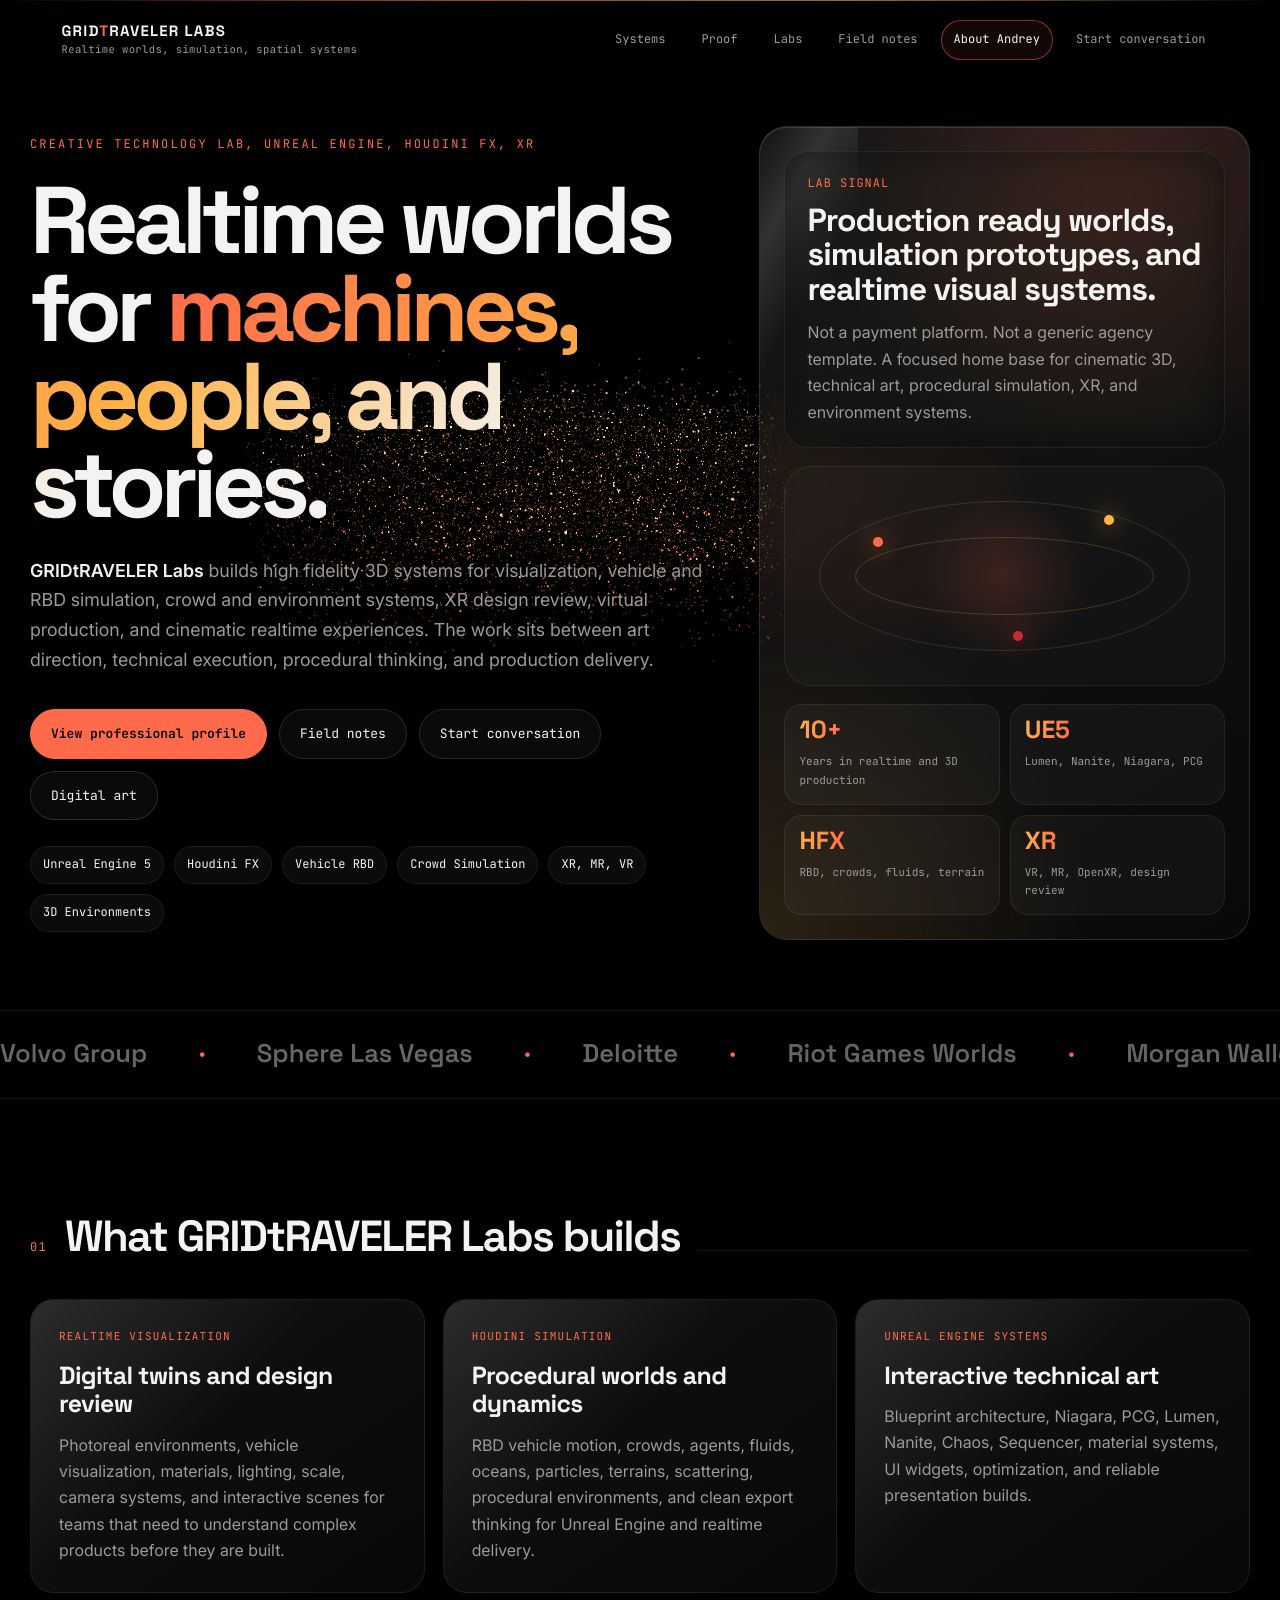
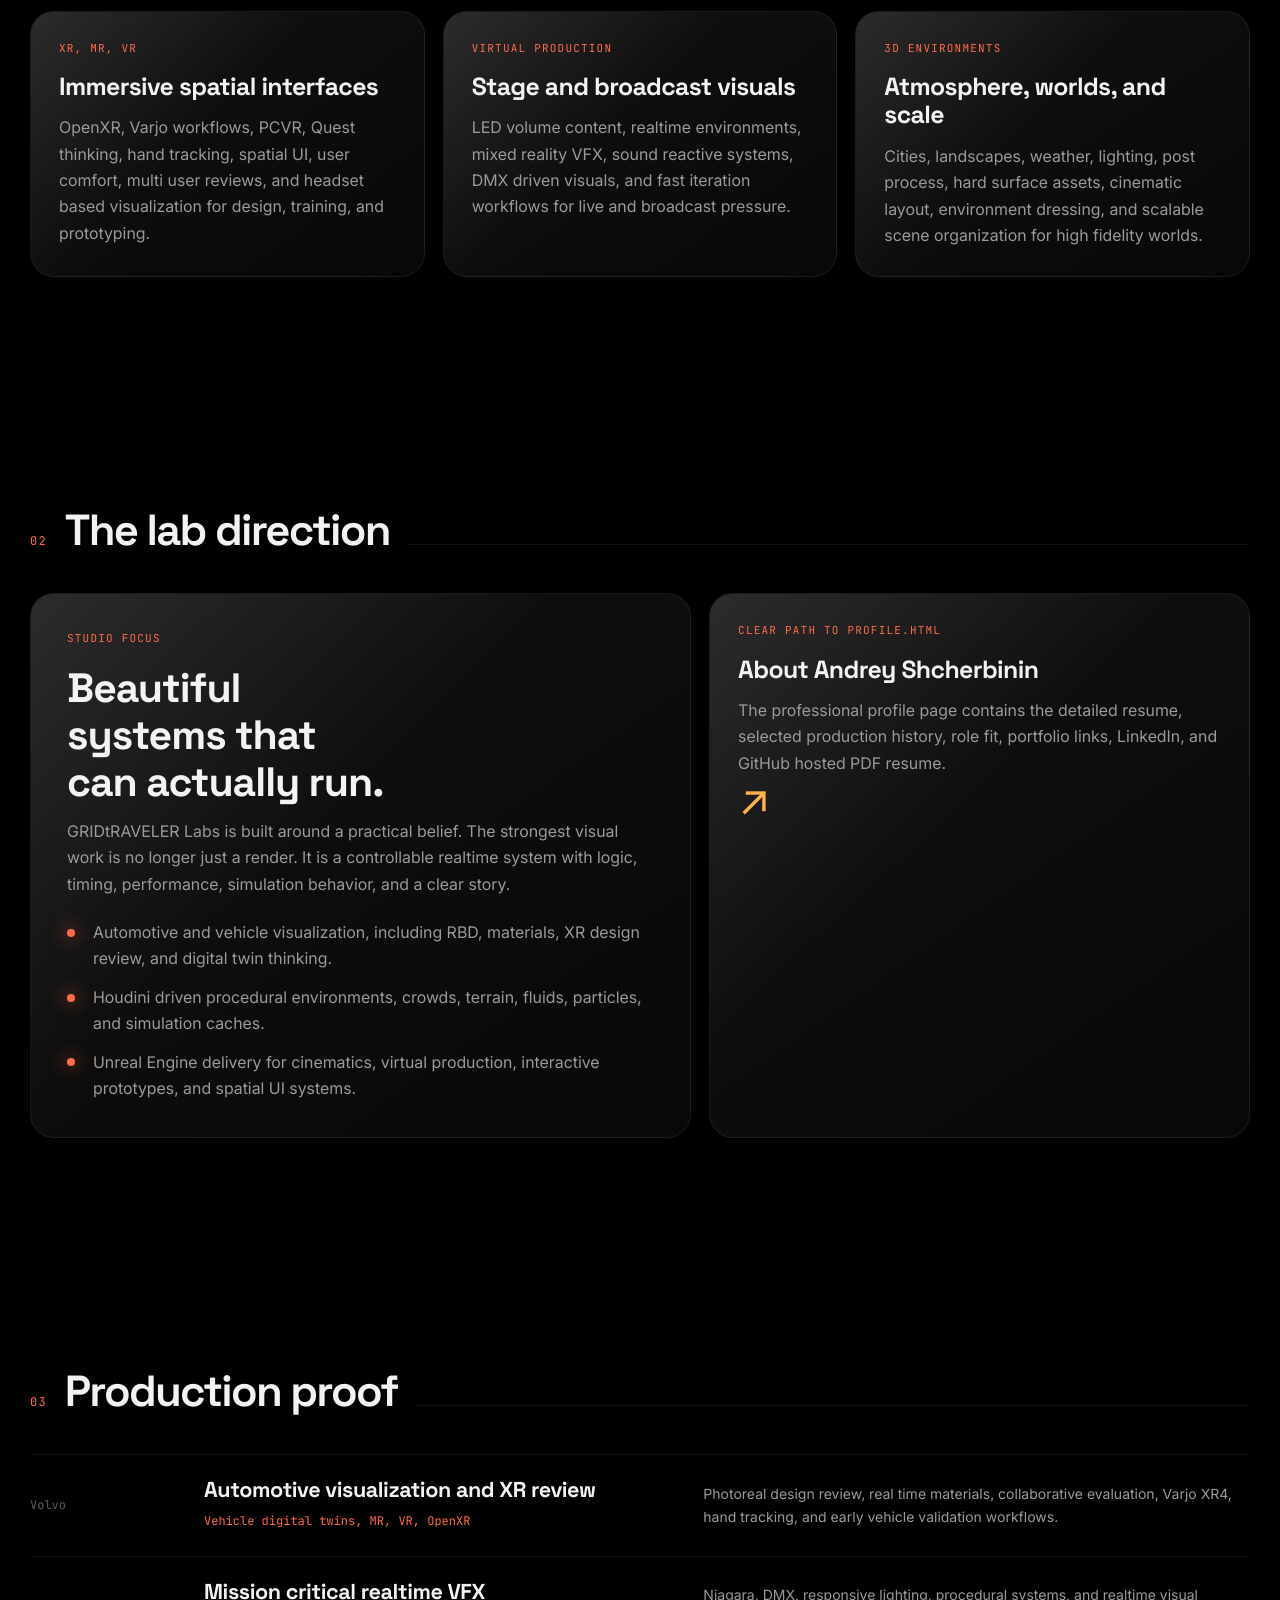
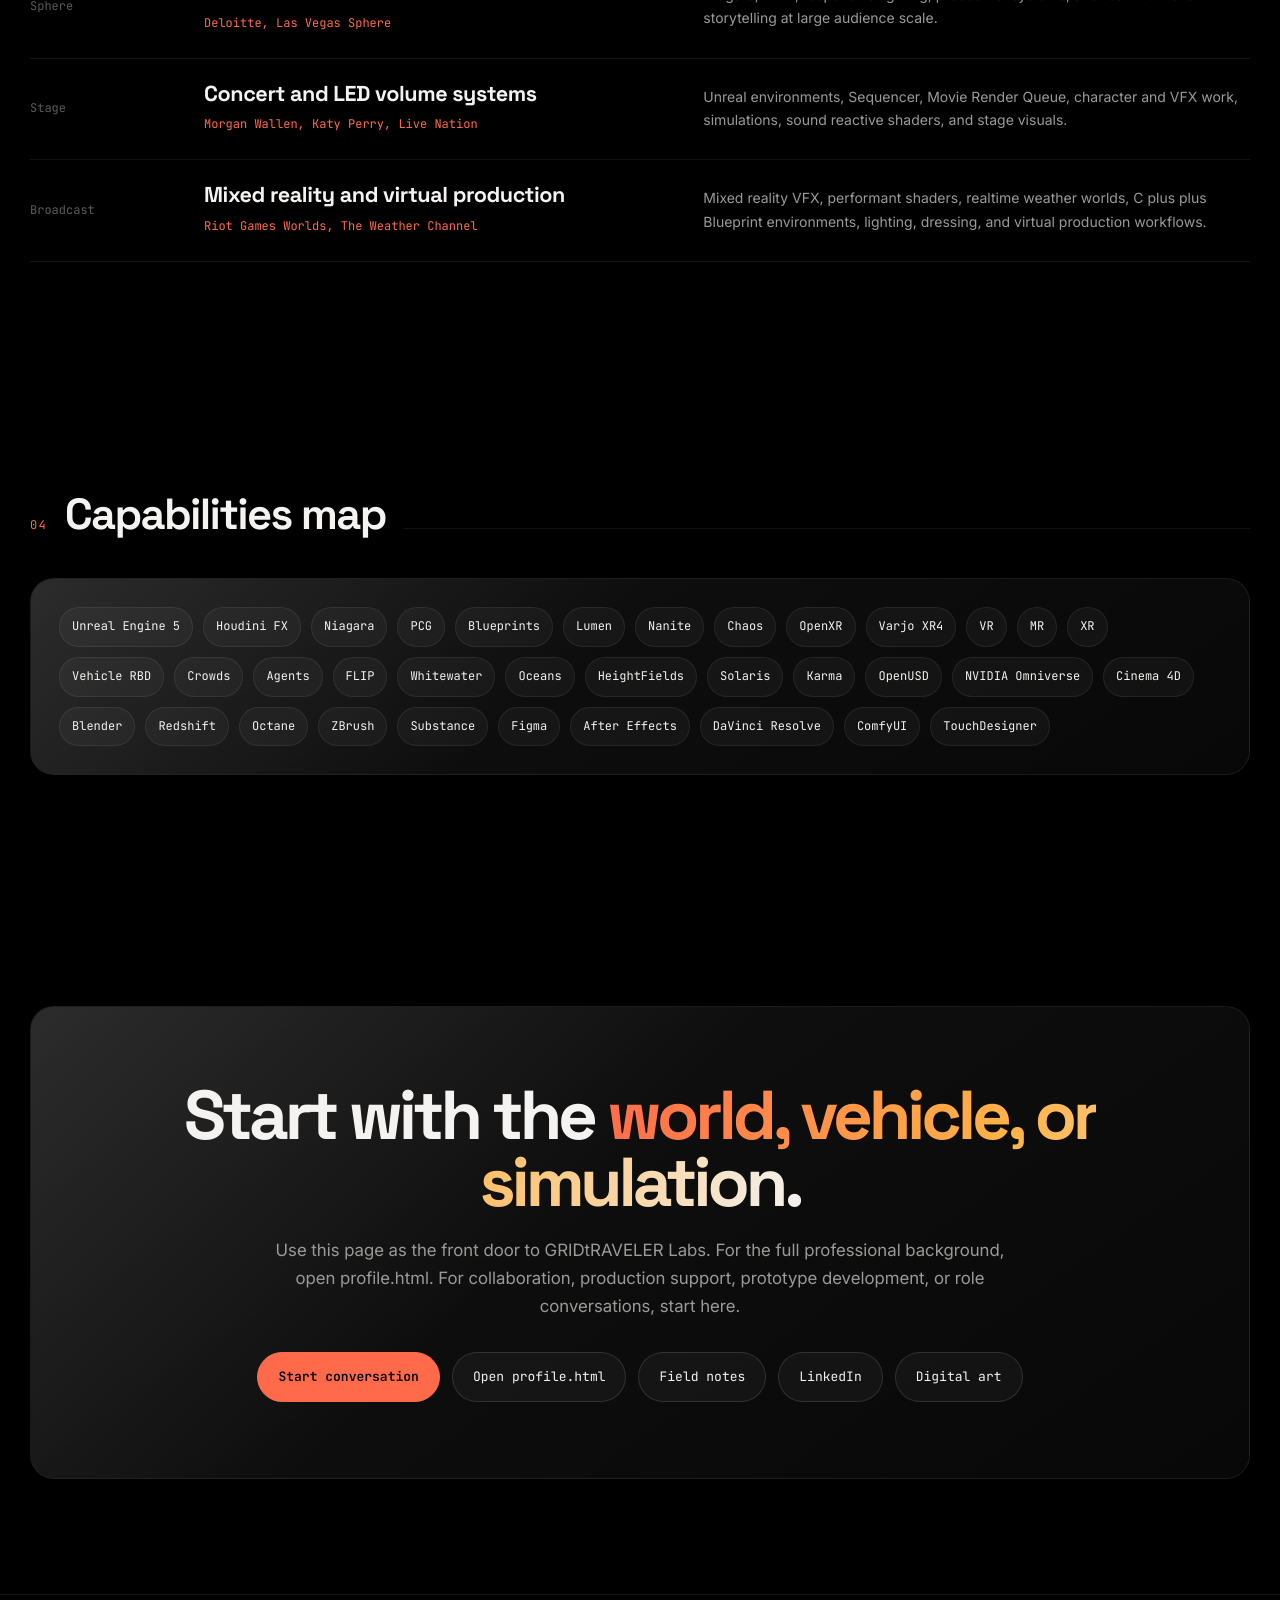
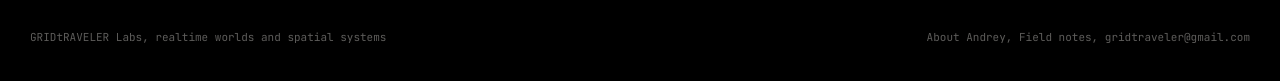
<file: index.html>
<!DOCTYPE html>
<html lang="en">
<head>
<meta charset="UTF-8">
<meta name="viewport" content="width=device-width, initial-scale=1.0">
<title>GRIDtRAVELER Labs, Real Time Worlds, Simulation, XR, Unreal Engine and Houdini</title>
<meta name="description" content="GRIDtRAVELER Labs is a creative technology and realtime visualization lab for Unreal Engine, Houdini FX, XR, virtual production, vehicle simulation, procedural environments, realtime VFX, spatial design systems, and field notes on AI and creativity.">
<meta name="author" content="GRIDtRAVELER Labs, Andrey Shcherbinin">
<meta name="theme-color" content="#FF6B4A">
<meta property="og:title" content="GRIDtRAVELER Labs, Real Time Worlds and Simulation Systems">
<meta property="og:description" content="A creative technology lab for realtime 3D, Unreal Engine, Houdini FX, XR, vehicle simulation, procedural environments, and cinematic systems.">
<meta property="og:type" content="website">
<meta property="og:url" content="https://gridtravelerlabs.com/">
<meta name="twitter:card" content="summary_large_image">
<link rel="preconnect" href="https://fonts.googleapis.com">
<link rel="preconnect" href="https://fonts.gstatic.com" crossorigin>
<link href="https://fonts.googleapis.com/css2?family=Inter:wght@300;400;500;600;700;800&family=Space+Grotesk:wght@400;500;600;700&family=JetBrains+Mono:wght@400;500;600&display=swap" rel="stylesheet">
<script type="application/ld+json">
{
  "@context":"https://schema.org",
  "@type":"Organization",
  "name":"GRIDtRAVELER Labs",
  "url":"https://gridtravelerlabs.com/",
  "founder":{
    "@type":"Person",
    "name":"Andrey Shcherbinin",
    "url":"https://gridtravelerlabs.com/profile.html",
    "sameAs":["https://www.linkedin.com/in/gridtraveler/","https://www.artstation.com/gridtraveler"]
  },
  "description":"Creative technology lab for realtime 3D, Unreal Engine, Houdini FX, XR, simulation systems, virtual production, procedural environments, vehicle visualization, and spatial design.",
  "sameAs":["https://www.linkedin.com/in/gridtraveler/","https://www.artstation.com/gridtraveler","https://github.com/gridtraveler/GRIDtRAVELER_LABS"]
}
</script>
<style>
:root{
  --black:#000000;
  --deep:#0a0a0c;
  --panel:rgba(255,255,255,.06);
  --panel2:rgba(255,255,255,.04);
  --glass:rgba(255,255,255,.06);
  --edge:rgba(255,255,255,.12);
  --edge2:rgba(255,107,74,.45);
  --line:rgba(255,255,255,.07);
  --text:#f4f3f1;
  --muted:#9b9a98;
  --dim:#5d5c5a;
  --coral:#FF6B4A;
  --red:#C42E2E;
  --amber:#FFB347;
  --font:'Inter',system-ui,-apple-system,BlinkMacSystemFont,'Segoe UI',sans-serif;
  --display:'Space Grotesk',var(--font);
  --mono:'JetBrains Mono',ui-monospace,monospace;
  --radius:28px;
}
*{box-sizing:border-box;margin:0;padding:0}
html{scroll-behavior:smooth;background:var(--black)}
body{
  min-height:100vh;
  color:var(--text);
  font-family:var(--font);
  font-size:16px;
  line-height:1.65;
  overflow-x:hidden;
  background:var(--black);
  -webkit-font-smoothing:antialiased;
  text-rendering:geometricPrecision;
}
body::before{
  content:"";
  position:fixed;inset:0;z-index:1;pointer-events:none;
  background:radial-gradient(ellipse at 50% 40%,transparent 30%,rgba(0,0,0,.55) 78%,#000 100%);
}
body::after{
  content:"";
  position:fixed;inset:0;z-index:2;pointer-events:none;opacity:.04;
  background-image:url("data:image/svg+xml,%3Csvg xmlns='http://www.w3.org/2000/svg' width='120' height='120'%3E%3Cfilter id='n'%3E%3CfeTurbulence type='fractalNoise' baseFrequency='0.85' numOctaves='3'/%3E%3C/filter%3E%3Crect width='100%25' height='100%25' filter='url(%23n)'/%3E%3C/svg%3E");
  mix-blend-mode:overlay;
}
a{color:inherit;text-decoration:none}
::selection{background:var(--coral);color:#000}
#fx{position:fixed;inset:0;width:100%;height:100%;z-index:0;pointer-events:none}
.page{position:relative;z-index:3;overflow:hidden}
.noise-bar{position:fixed;left:0;right:0;top:0;height:1px;z-index:80;background:linear-gradient(90deg,transparent,var(--coral),var(--amber),transparent);opacity:.6;animation:scanBar 7s linear infinite}
@keyframes scanBar{0%{top:-1px;opacity:.2}10%{opacity:.7}100%{top:100%;opacity:.05}}
.wrap{width:min(1220px,calc(100% - 40px));margin:0 auto}
nav{
  position:fixed;top:0;left:0;right:0;z-index:70;
  display:flex;align-items:center;justify-content:space-between;gap:22px;
  padding:20px clamp(18px,4.8vw,76px);
  border-bottom:1px solid transparent;
  transition:background .32s ease,border-color .32s ease,backdrop-filter .32s ease;
}
nav.solid{background:rgba(6,6,8,.55);backdrop-filter:blur(18px) saturate(140%);border-color:var(--line)}
.brand{display:flex;flex-direction:column;line-height:1.05}
.brand b{font-family:var(--display);font-size:15px;letter-spacing:.08em;font-weight:700;text-transform:uppercase}
.brand b span{color:var(--coral)}
.brand small{font-family:var(--mono);font-size:10.5px;color:var(--muted);margin-top:6px;letter-spacing:.04em}
.nav-links{display:flex;align-items:center;gap:10px;flex-wrap:wrap;justify-content:flex-end}
.nav-links a{font-family:var(--mono);font-size:12px;color:var(--muted);padding:9px 12px;border-radius:999px;border:1px solid transparent;transition:.25s ease}
.nav-links a:hover{color:var(--text);border-color:var(--edge);background:rgba(255,255,255,.045)}
.nav-links .pill{border-color:var(--edge2);color:#f4f3f1;background:rgba(255,107,74,.08)}
.nav-links .pill:hover{background:var(--coral);color:#000}
.hero{min-height:100vh;display:grid;grid-template-columns:minmax(0,1.16fr) minmax(320px,.84fr);gap:52px;align-items:center;padding:126px 0 70px}
.kicker{font-family:var(--mono);font-size:12px;color:var(--coral);letter-spacing:.18em;margin-bottom:22px;text-transform:uppercase}
h1{font-family:var(--display);font-size:clamp(3rem,7.4vw,7.6rem);line-height:.93;letter-spacing:-.062em;max-width:11.2ch}
h1 .grad{background:linear-gradient(105deg,var(--coral),var(--amber) 44%,#f4f3f1 78%);-webkit-background-clip:text;background-clip:text;-webkit-text-fill-color:transparent}
.lead{max-width:72ch;margin-top:28px;color:var(--muted);font-size:clamp(1.02rem,1.4vw,1.18rem)}
.lead strong{color:var(--text);font-weight:600}
.hero-actions{display:flex;gap:12px;flex-wrap:wrap;margin-top:34px}
.btn{display:inline-flex;align-items:center;justify-content:center;gap:10px;min-height:48px;padding:13px 20px;border-radius:999px;font-family:var(--mono);font-size:13px;border:1px solid var(--edge);background:rgba(255,255,255,.04);color:var(--text);transition:transform .25s ease,border-color .25s ease,background .25s ease,color .25s ease}
.btn:hover{transform:translateY(-3px);border-color:var(--edge2);background:rgba(255,107,74,.09)}
.btn.primary{background:var(--coral);color:#000;border-color:var(--coral);font-weight:600}
.btn.primary:hover{background:var(--amber)}
.hero-badges{display:flex;gap:10px;flex-wrap:wrap;margin-top:26px}
.badge{font-family:var(--mono);font-size:12px;color:#f4f3f1;border:1px solid var(--line);background:rgba(255,255,255,.045);padding:8px 12px;border-radius:999px;backdrop-filter:blur(12px)}
.lab-panel{position:relative;min-height:560px;border-radius:var(--radius);padding:24px;overflow:hidden;background:linear-gradient(145deg,rgba(255,255,255,.09),rgba(255,255,255,.035));border:1px solid var(--edge);box-shadow:0 30px 100px rgba(0,0,0,.48),inset 0 1px 0 rgba(255,255,255,.12);backdrop-filter:blur(22px) saturate(150%)}
.lab-panel::before{content:"";position:absolute;inset:-20%;background:radial-gradient(circle at 65% 20%,rgba(255,107,74,.23),transparent 28%),radial-gradient(circle at 15% 85%,rgba(255,179,71,.16),transparent 30%);filter:blur(8px);opacity:.78}
.lab-panel::after{content:"";position:absolute;inset:0;background:linear-gradient(120deg,transparent 0 42%,rgba(255,255,255,.12) 48%,transparent 56%);transform:translateX(-80%);animation:glassSweep 9s ease-in-out infinite}
@keyframes glassSweep{0%,70%{transform:translateX(-85%)}100%{transform:translateX(85%)}}
.lab-content{position:relative;z-index:2;display:flex;flex-direction:column;height:100%;gap:18px}
.signal-card{border:1px solid var(--line);border-radius:24px;background:rgba(2,7,5,.46);padding:22px;backdrop-filter:blur(18px)}
.signal-card .label{font-family:var(--mono);font-size:12px;color:var(--coral);margin-bottom:10px;text-transform:uppercase;letter-spacing:.08em}
.signal-card h2{font-family:var(--display);font-size:clamp(1.45rem,2.5vw,2.15rem);line-height:1.08;letter-spacing:-.03em}
.signal-card p{margin-top:12px;color:var(--muted)}
.orbit{height:220px;border-radius:28px;border:1px solid var(--line);background:radial-gradient(circle at 50% 50%,rgba(255,107,74,.16),transparent 34%),rgba(255,255,255,.025);position:relative;overflow:hidden}
.orbit::before,.orbit::after{content:"";position:absolute;inset:34px;border:1px solid rgba(255,255,255,.11);border-radius:50%;animation:spin 15s linear infinite}
.orbit::after{inset:70px;border-color:rgba(255,179,71,.2);animation-duration:9s;animation-direction:reverse}
.node{position:absolute;width:10px;height:10px;border-radius:50%;background:var(--coral);box-shadow:0 0 24px var(--coral)}
.node.n1{left:20%;top:32%}.node.n2{right:25%;top:22%;background:var(--amber);box-shadow:0 0 24px var(--amber)}.node.n3{left:52%;bottom:20%;background:var(--red);box-shadow:0 0 24px var(--red)}
@keyframes spin{to{transform:rotate(360deg)}}
.mini-grid{display:grid;grid-template-columns:repeat(2,1fr);gap:10px;margin-top:auto}
.mini{border:1px solid var(--line);border-radius:18px;padding:14px;background:rgba(255,255,255,.035)}
.mini b{font-family:var(--display);font-size:1.55rem;line-height:1;background:linear-gradient(100deg,var(--amber),var(--coral));-webkit-background-clip:text;background-clip:text;-webkit-text-fill-color:transparent}
.mini span{display:block;font-family:var(--mono);font-size:11px;color:var(--muted);margin-top:8px}
.strip{border-top:1px solid var(--line);border-bottom:1px solid var(--line);overflow:hidden;background:rgba(0,0,0,.22)}
.marquee{display:flex;gap:52px;width:max-content;padding:22px 0;animation:marquee 34s linear infinite}
.marquee span{font-family:var(--display);font-size:clamp(1.1rem,2.1vw,1.6rem);font-weight:600;color:rgba(238,248,239,.42);white-space:nowrap}
.marquee .dot{color:var(--coral)}
@keyframes marquee{to{transform:translateX(-50%)}}
section{padding:clamp(72px,9vw,128px) 0}
.section-head{display:flex;align-items:baseline;gap:18px;margin-bottom:40px}
.section-head .num{font-family:var(--mono);font-size:12px;color:var(--coral);letter-spacing:.1em}
.section-head h2{font-family:var(--display);font-size:clamp(1.75rem,3.4vw,3rem);line-height:1.05;letter-spacing:-.04em;font-weight:650}
.section-head .line{height:1px;background:var(--line);flex:1;min-width:42px}
.grid-2{display:grid;grid-template-columns:repeat(2,minmax(0,1fr));gap:18px}
.grid-3{display:grid;grid-template-columns:repeat(3,minmax(0,1fr));gap:18px}
.card{position:relative;overflow:hidden;border-radius:24px;background:linear-gradient(145deg,rgba(255,255,255,.07),rgba(255,255,255,.032));border:1px solid var(--line);backdrop-filter:blur(20px) saturate(135%);transition:transform .35s ease,border-color .35s ease,background .35s ease}
.card:hover{transform:translateY(-5px);border-color:var(--edge2);background:linear-gradient(145deg,rgba(255,255,255,.09),rgba(255,107,74,.045))}
.card::before{content:"";position:absolute;inset:0;pointer-events:none;background:linear-gradient(135deg,rgba(255,255,255,.11),transparent 44%)}
.card-inner{position:relative;z-index:2;padding:28px}
.tag{font-family:var(--mono);font-size:11px;color:var(--coral);letter-spacing:.11em;text-transform:uppercase;margin-bottom:16px}
.card h3{font-family:var(--display);font-size:clamp(1.2rem,2vw,1.55rem);letter-spacing:-.025em;line-height:1.15;margin-bottom:12px}
.card p{color:var(--muted)}
.large-card .card-inner{padding:36px}
.large-card h3{font-size:clamp(1.7rem,3.2vw,2.6rem);max-width:12ch}
.profile-callout{display:grid;grid-template-columns:1.1fr .9fr;gap:18px;align-items:stretch}
.profile-link{min-height:100%;display:flex;flex-direction:column;justify-content:space-between}
.profile-link .big-arrow{font-size:44px;line-height:1;color:var(--amber);align-self:flex-end;transition:transform .35s ease}
.profile-link:hover .big-arrow{transform:translate(8px,-8px)}
.pulse-list{display:flex;flex-direction:column;gap:12px}
.pulse{position:relative;padding-left:26px;color:var(--muted)}
.pulse::before{content:"";position:absolute;left:0;top:.62em;width:8px;height:8px;border-radius:50%;background:var(--coral);box-shadow:0 0 18px var(--coral)}
.work-list{display:flex;flex-direction:column;border-top:1px solid var(--line)}
.work{display:grid;grid-template-columns:150px 1fr 1.15fr;gap:24px;align-items:center;padding:24px 0;border-bottom:1px solid var(--line)}
.work .year{font-family:var(--mono);font-size:12px;color:var(--dim)}
.work h3{font-family:var(--display);font-size:clamp(1.05rem,1.8vw,1.35rem);line-height:1.15;letter-spacing:-.02em}
.work .org{font-family:var(--mono);font-size:12px;color:var(--coral);margin-top:8px}
.work .detail{font-size:14px;color:var(--muted)}
.tool-cloud{display:flex;gap:10px;flex-wrap:wrap}
.tool-cloud span{font-family:var(--mono);font-size:12px;color:var(--text);border:1px solid var(--line);background:rgba(255,255,255,.04);padding:9px 12px;border-radius:999px}
.contact .card-inner{text-align:center;padding:clamp(38px,7vw,76px)}
.contact h2{font-family:var(--display);font-size:clamp(2.1rem,5.4vw,5rem);line-height:.98;letter-spacing:-.06em;margin-bottom:20px}
.contact h2 .grad{background:linear-gradient(105deg,var(--coral),var(--amber),#f4f3f1);-webkit-background-clip:text;background-clip:text;-webkit-text-fill-color:transparent}
.contact p{max-width:760px;margin:0 auto;color:var(--muted);font-size:1.06rem}
.contact-actions{display:flex;justify-content:center;gap:12px;flex-wrap:wrap;margin-top:30px}
footer{border-top:1px solid var(--line);padding:34px 0;color:var(--dim);font-family:var(--mono);font-size:11px}
.footer-row{display:flex;justify-content:space-between;gap:18px;flex-wrap:wrap}
.reveal{opacity:0;transform:translateY(28px);transition:opacity .8s cubic-bezier(.16,1,.3,1),transform .8s cubic-bezier(.16,1,.3,1)}
.reveal.in{opacity:1;transform:translateY(0)}
@media(max-width:980px){
  nav{position:absolute}.nav-links{display:none}.hero{grid-template-columns:1fr;padding-top:120px}.lab-panel{min-height:auto}.grid-2,.grid-3,.profile-callout{grid-template-columns:1fr}.work{grid-template-columns:1fr;gap:8px}.work .detail{margin-top:8px}
}
@media(max-width:640px){
  .wrap{width:min(100% - 28px,1220px)}.hero{padding-top:104px}h1{font-size:clamp(2.8rem,15vw,4.7rem)}.mini-grid{grid-template-columns:1fr}.card-inner{padding:22px}.hero-actions .btn{width:100%}.contact-actions .btn{width:100%}
}
@media(prefers-reduced-motion:reduce){
  *{animation:none!important;transition:none!important}.reveal{opacity:1;transform:none}
}
</style>
</head>
<body>
<canvas id="fx" aria-hidden="true"></canvas>
<div class="noise-bar" aria-hidden="true"></div>
<div class="page">
  <nav id="nav" aria-label="Main navigation">
    <a class="brand" href="./" aria-label="GRIDtRAVELER Labs home">
      <b>GRID<span>t</span>RAVELER Labs</b>
      <small>Realtime worlds, simulation, spatial systems</small>
    </a>
    <div class="nav-links">
      <a href="#systems">Systems</a>
      <a href="#work">Proof</a>
      <a href="#labs">Labs</a>
      <a href="https://www.gridtravelerlabs.com/outsourcingimagination.html">Field notes</a>
      <a href="profile.html" class="pill">About Andrey</a>
      <a href="#contact">Start conversation</a>
    </div>
  </nav>

  <main>
    <header class="hero wrap">
      <div class="hero-copy reveal">
        <div class="kicker">Creative technology lab, Unreal Engine, Houdini FX, XR</div>
        <h1>Realtime worlds for <span class="grad">machines, people, and stories.</span></h1>
        <p class="lead"><strong>GRIDtRAVELER Labs</strong> builds high fidelity 3D systems for visualization, vehicle and RBD simulation, crowd and environment systems, XR design review, virtual production, and cinematic realtime experiences. The work sits between art direction, technical execution, procedural thinking, and production delivery.</p>
        <div class="hero-actions">
          <a class="btn primary" href="profile.html">View professional profile</a>
          <a class="btn" href="https://www.gridtravelerlabs.com/outsourcingimagination.html">Field notes</a>
          <a class="btn" href="mailto:gridtraveler@gmail.com">Start conversation</a>
          <a class="btn" href="https://www.artstation.com/gridtraveler" target="_blank" rel="noopener">Digital art</a>
        </div>
        <div class="hero-badges" aria-label="Core capabilities">
          <span class="badge">Unreal Engine 5</span>
          <span class="badge">Houdini FX</span>
          <span class="badge">Vehicle RBD</span>
          <span class="badge">Crowd Simulation</span>
          <span class="badge">XR, MR, VR</span>
          <span class="badge">3D Environments</span>
        </div>
      </div>

      <aside class="lab-panel reveal" aria-label="GRIDtRAVELER Labs signal panel">
        <div class="lab-content">
          <div class="signal-card">
            <div class="label">Lab Signal</div>
            <h2>Production ready worlds, simulation prototypes, and realtime visual systems.</h2>
            <p>Not a payment platform. Not a generic agency template. A focused home base for cinematic 3D, technical art, procedural simulation, XR, and environment systems.</p>
          </div>
          <div class="orbit" aria-hidden="true">
            <span class="node n1"></span>
            <span class="node n2"></span>
            <span class="node n3"></span>
          </div>
          <div class="mini-grid">
            <div class="mini"><b>10+</b><span>Years in realtime and 3D production</span></div>
            <div class="mini"><b>UE5</b><span>Lumen, Nanite, Niagara, PCG</span></div>
            <div class="mini"><b>HFX</b><span>RBD, crowds, fluids, terrain</span></div>
            <div class="mini"><b>XR</b><span>VR, MR, OpenXR, design review</span></div>
          </div>
        </div>
      </aside>
    </header>

    <div class="strip" aria-label="Selected clients and production contexts">
      <div class="marquee">
        <span>Volvo Group</span><span class="dot">·</span><span>Sphere Las Vegas</span><span class="dot">·</span><span>Deloitte</span><span class="dot">·</span><span>Riot Games Worlds</span><span class="dot">·</span><span>Morgan Wallen Tour</span><span class="dot">·</span><span>Katy Perry Play</span><span class="dot">·</span><span>The Weather Channel</span><span class="dot">·</span><span>Live Nation</span><span class="dot">·</span><span>Disney</span><span class="dot">·</span>
        <span>Volvo Group</span><span class="dot">·</span><span>Sphere Las Vegas</span><span class="dot">·</span><span>Deloitte</span><span class="dot">·</span><span>Riot Games Worlds</span><span class="dot">·</span><span>Morgan Wallen Tour</span><span class="dot">·</span><span>Katy Perry Play</span><span class="dot">·</span><span>The Weather Channel</span><span class="dot">·</span><span>Live Nation</span><span class="dot">·</span><span>Disney</span><span class="dot">·</span>
      </div>
    </div>

    <section id="systems" class="wrap">
      <div class="section-head reveal"><span class="num">01</span><h2>What GRIDtRAVELER Labs builds</h2><span class="line"></span></div>
      <div class="grid-3">
        <article class="card reveal"><div class="card-inner"><div class="tag">Realtime visualization</div><h3>Digital twins and design review</h3><p>Photoreal environments, vehicle visualization, materials, lighting, scale, camera systems, and interactive scenes for teams that need to understand complex products before they are built.</p></div></article>
        <article class="card reveal"><div class="card-inner"><div class="tag">Houdini simulation</div><h3>Procedural worlds and dynamics</h3><p>RBD vehicle motion, crowds, agents, fluids, oceans, particles, terrains, scattering, procedural environments, and clean export thinking for Unreal Engine and realtime delivery.</p></div></article>
        <article class="card reveal"><div class="card-inner"><div class="tag">Unreal Engine systems</div><h3>Interactive technical art</h3><p>Blueprint architecture, Niagara, PCG, Lumen, Nanite, Chaos, Sequencer, material systems, UI widgets, optimization, and reliable presentation builds.</p></div></article>
        <article class="card reveal"><div class="card-inner"><div class="tag">XR, MR, VR</div><h3>Immersive spatial interfaces</h3><p>OpenXR, Varjo workflows, PCVR, Quest thinking, hand tracking, spatial UI, user comfort, multi user reviews, and headset based visualization for design, training, and prototyping.</p></div></article>
        <article class="card reveal"><div class="card-inner"><div class="tag">Virtual production</div><h3>Stage and broadcast visuals</h3><p>LED volume content, realtime environments, mixed reality VFX, sound reactive systems, DMX driven visuals, and fast iteration workflows for live and broadcast pressure.</p></div></article>
        <article class="card reveal"><div class="card-inner"><div class="tag">3D environments</div><h3>Atmosphere, worlds, and scale</h3><p>Cities, landscapes, weather, lighting, post process, hard surface assets, cinematic layout, environment dressing, and scalable scene organization for high fidelity worlds.</p></div></article>
      </div>
    </section>

    <section id="labs" class="wrap">
      <div class="section-head reveal"><span class="num">02</span><h2>The lab direction</h2><span class="line"></span></div>
      <div class="profile-callout">
        <article class="card large-card reveal"><div class="card-inner"><div class="tag">Studio focus</div><h3>Beautiful systems that can actually run.</h3><p>GRIDtRAVELER Labs is built around a practical belief. The strongest visual work is no longer just a render. It is a controllable realtime system with logic, timing, performance, simulation behavior, and a clear story.</p><div class="pulse-list" style="margin-top:22px"><div class="pulse">Automotive and vehicle visualization, including RBD, materials, XR design review, and digital twin thinking.</div><div class="pulse">Houdini driven procedural environments, crowds, terrain, fluids, particles, and simulation caches.</div><div class="pulse">Unreal Engine delivery for cinematics, virtual production, interactive prototypes, and spatial UI systems.</div></div></div></article>
        <a class="card profile-link reveal" href="profile.html" aria-label="Open Andrey Shcherbinin professional profile">
          <div class="card-inner">
            <div class="tag">Clear path to profile.html</div>
            <h3>About Andrey Shcherbinin</h3>
            <p>The professional profile page contains the detailed resume, selected production history, role fit, portfolio links, LinkedIn, and GitHub hosted PDF resume.</p>
            <div class="big-arrow">↗</div>
          </div>
        </a>
      </div>
    </section>

    <section id="work" class="wrap">
      <div class="section-head reveal"><span class="num">03</span><h2>Production proof</h2><span class="line"></span></div>
      <div class="work-list">
        <article class="work reveal"><div class="year">Volvo</div><div><h3>Automotive visualization and XR review</h3><div class="org">Vehicle digital twins, MR, VR, OpenXR</div></div><div class="detail">Photoreal design review, real time materials, collaborative evaluation, Varjo XR4, hand tracking, and early vehicle validation workflows.</div></article>
        <article class="work reveal"><div class="year">Sphere</div><div><h3>Mission critical realtime VFX</h3><div class="org">Deloitte, Las Vegas Sphere</div></div><div class="detail">Niagara, DMX, responsive lighting, procedural systems, and realtime visual storytelling at large audience scale.</div></article>
        <article class="work reveal"><div class="year">Stage</div><div><h3>Concert and LED volume systems</h3><div class="org">Morgan Wallen, Katy Perry, Live Nation</div></div><div class="detail">Unreal environments, Sequencer, Movie Render Queue, character and VFX work, simulations, sound reactive shaders, and stage visuals.</div></article>
        <article class="work reveal"><div class="year">Broadcast</div><div><h3>Mixed reality and virtual production</h3><div class="org">Riot Games Worlds, The Weather Channel</div></div><div class="detail">Mixed reality VFX, performant shaders, realtime weather worlds, C plus plus Blueprint environments, lighting, dressing, and virtual production workflows.</div></article>
      </div>
    </section>

    <section class="wrap">
      <div class="section-head reveal"><span class="num">04</span><h2>Capabilities map</h2><span class="line"></span></div>
      <article class="card reveal"><div class="card-inner"><div class="tool-cloud"><span>Unreal Engine 5</span><span>Houdini FX</span><span>Niagara</span><span>PCG</span><span>Blueprints</span><span>Lumen</span><span>Nanite</span><span>Chaos</span><span>OpenXR</span><span>Varjo XR4</span><span>VR</span><span>MR</span><span>XR</span><span>Vehicle RBD</span><span>Crowds</span><span>Agents</span><span>FLIP</span><span>Whitewater</span><span>Oceans</span><span>HeightFields</span><span>Solaris</span><span>Karma</span><span>OpenUSD</span><span>NVIDIA Omniverse</span><span>Cinema 4D</span><span>Blender</span><span>Redshift</span><span>Octane</span><span>ZBrush</span><span>Substance</span><span>Figma</span><span>After Effects</span><span>DaVinci Resolve</span><span>ComfyUI</span><span>TouchDesigner</span></div></div></article>
    </section>

    <section class="wrap contact" id="contact">
      <article class="card reveal"><div class="card-inner"><h2>Start with the <span class="grad">world, vehicle, or simulation.</span></h2><p>Use this page as the front door to GRIDtRAVELER Labs. For the full professional background, open profile.html. For collaboration, production support, prototype development, or role conversations, start here.</p><div class="contact-actions"><a class="btn primary" href="mailto:gridtraveler@gmail.com">Start conversation</a><a class="btn" href="profile.html">Open profile.html</a><a class="btn" href="https://www.gridtravelerlabs.com/outsourcingimagination.html">Field notes</a><a class="btn" href="https://www.linkedin.com/in/gridtraveler/" target="_blank" rel="noopener">LinkedIn</a><a class="btn" href="https://www.artstation.com/gridtraveler" target="_blank" rel="noopener">Digital art</a></div></div></article>
    </section>
  </main>

  <footer>
    <div class="wrap footer-row"><div>GRIDtRAVELER Labs, realtime worlds and spatial systems</div><div><a href="profile.html">About Andrey</a>, <a href="https://www.gridtravelerlabs.com/outsourcingimagination.html">Field notes</a>, <a href="mailto:gridtraveler@gmail.com">gridtraveler@gmail.com</a></div></div>
  </footer>
</div>

<script>
(function(){
  const nav=document.getElementById('nav');
  const setNav=()=>nav.classList.toggle('solid',window.scrollY>34);
  window.addEventListener('scroll',setNav,{passive:true});setNav();
  const els=document.querySelectorAll('.reveal');
  const io=new IntersectionObserver((entries)=>{entries.forEach(e=>{if(e.isIntersecting){e.target.classList.add('in');io.unobserve(e.target);}})},{threshold:.12,rootMargin:'0px 0px -8% 0px'});
  els.forEach((el,i)=>{el.style.transitionDelay=(i%8)*.035+'s';io.observe(el);});
})();

(function(){
  const canvas=document.getElementById('fx');
  const reduce=window.matchMedia('(prefers-reduced-motion:reduce)').matches;
  const gl=canvas.getContext('webgl',{antialias:true,alpha:true,premultipliedAlpha:false});
  if(!gl){canvas.style.background='radial-gradient(circle at 50% 35%,#1a0d08,#000)';return;}

  function resize(){
    const dpr=Math.min(window.devicePixelRatio||1,2);
    canvas.width=innerWidth*dpr;canvas.height=innerHeight*dpr;
    canvas.style.width=innerWidth+'px';canvas.style.height=innerHeight+'px';
    gl.viewport(0,0,canvas.width,canvas.height);
  }
  resize();addEventListener('resize',resize);

  const N=(innerWidth<700)?5500:11000;
  const pos=new Float32Array(N*3);
  const seed=new Float32Array(N);
  for(let i=0;i<N;i++){
    const a=Math.random()*Math.PI*2;
    const r=Math.pow(Math.random(),0.5)*1.9;
    const y=(Math.random()-0.5)*0.9;
    pos[i*3]=Math.cos(a)*r;
    pos[i*3+1]=y+Math.sin(r*3.0)*0.18;
    pos[i*3+2]=Math.sin(a)*r;
    seed[i]=Math.random();
  }

  const vs=`
    attribute vec3 p; attribute float s;
    uniform float t; uniform mat4 proj; uniform mat4 view; uniform vec2 mouse;
    varying float v;
    void main(){
      vec3 q=p;
      float w=sin(q.x*1.5+t*0.6)*0.12+cos(q.z*1.7-t*0.5)*0.12;
      q.y+=w+sin(t*0.3+s*6.28)*0.04;
      float ang=t*0.06+length(q.xz)*0.15;
      float ca=cos(ang),sa=sin(ang);
      q.xz=mat2(ca,-sa,sa,ca)*q.xz;
      q.x+=mouse.x*0.25; q.y+=mouse.y*0.15;
      vec4 mv=view*vec4(q,1.0);
      gl_Position=proj*mv;
      gl_PointSize=(2.2+s*2.0)*(3.0/-mv.z);
      v=clamp((q.y+1.0)*0.5,0.0,1.0)+s*0.3;
    }`;
  const fs=`
    precision mediump float; varying float v;
    void main(){
      vec2 c=gl_PointCoord-0.5;
      float d=dot(c,c);
      if(d>0.25) discard;
      float al=smoothstep(0.25,0.0,d);
      vec3 amber=vec3(1.0,0.70,0.28);
      vec3 coral=vec3(1.0,0.42,0.29);
      vec3 red=vec3(0.77,0.18,0.18);
      vec3 col=mix(red,coral,smoothstep(0.0,0.55,v));
      col=mix(col,amber,smoothstep(0.5,1.0,v));
      gl_FragColor=vec4(col,al*0.85);
    }`;
  function sh(type,src){const shader=gl.createShader(type);gl.shaderSource(shader,src);gl.compileShader(shader);return shader;}
  const prog=gl.createProgram();
  gl.attachShader(prog,sh(gl.VERTEX_SHADER,vs));
  gl.attachShader(prog,sh(gl.FRAGMENT_SHADER,fs));
  gl.linkProgram(prog);gl.useProgram(prog);

  const pb=gl.createBuffer();gl.bindBuffer(gl.ARRAY_BUFFER,pb);gl.bufferData(gl.ARRAY_BUFFER,pos,gl.STATIC_DRAW);
  const pl=gl.getAttribLocation(prog,'p');gl.enableVertexAttribArray(pl);gl.vertexAttribPointer(pl,3,gl.FLOAT,false,0,0);
  const sb=gl.createBuffer();gl.bindBuffer(gl.ARRAY_BUFFER,sb);gl.bufferData(gl.ARRAY_BUFFER,seed,gl.STATIC_DRAW);
  const sl=gl.getAttribLocation(prog,'s');gl.enableVertexAttribArray(sl);gl.vertexAttribPointer(sl,1,gl.FLOAT,false,0,0);

  const uT=gl.getUniformLocation(prog,'t');
  const uProj=gl.getUniformLocation(prog,'proj');
  const uView=gl.getUniformLocation(prog,'view');
  const uMouse=gl.getUniformLocation(prog,'mouse');

  function perspective(fov,asp,n,f){
    const t=1/Math.tan(fov/2);
    return new Float32Array([t/asp,0,0,0,0,t,0,0,0,0,(f+n)/(n-f),-1,0,0,(2*f*n)/(n-f),0]);
  }
  function view(){
    const z=-4.2,y=-0.15;
    return new Float32Array([1,0,0,0,0,1,0,0,0,0,1,0,0,y,z,1]);
  }

  gl.enable(gl.BLEND);
  gl.blendFunc(gl.SRC_ALPHA,gl.ONE);
  gl.clearColor(0,0,0,0);

  let mx=0,my=0,tmx=0,tmy=0;
  addEventListener('mousemove',e=>{tmx=(e.clientX/innerWidth-0.5)*2;tmy=-(e.clientY/innerHeight-0.5)*2;},{passive:true});

  let start=performance.now();
  function frame(now){
    const t=reduce?0:(now-start)/1000;
    mx+=(tmx-mx)*0.04;my+=(tmy-my)*0.04;
    gl.clear(gl.COLOR_BUFFER_BIT);
    gl.uniform1f(uT,t);
    gl.uniformMatrix4fv(uProj,false,perspective(1.05,innerWidth/innerHeight,0.1,100));
    gl.uniformMatrix4fv(uView,false,view());
    gl.uniform2f(uMouse,mx,my);
    gl.drawArrays(gl.POINTS,0,N);
    if(!reduce)requestAnimationFrame(frame);
  }
  requestAnimationFrame(frame);
  if(reduce)frame(performance.now());
})();
</script>
</body>
</html>
</file>
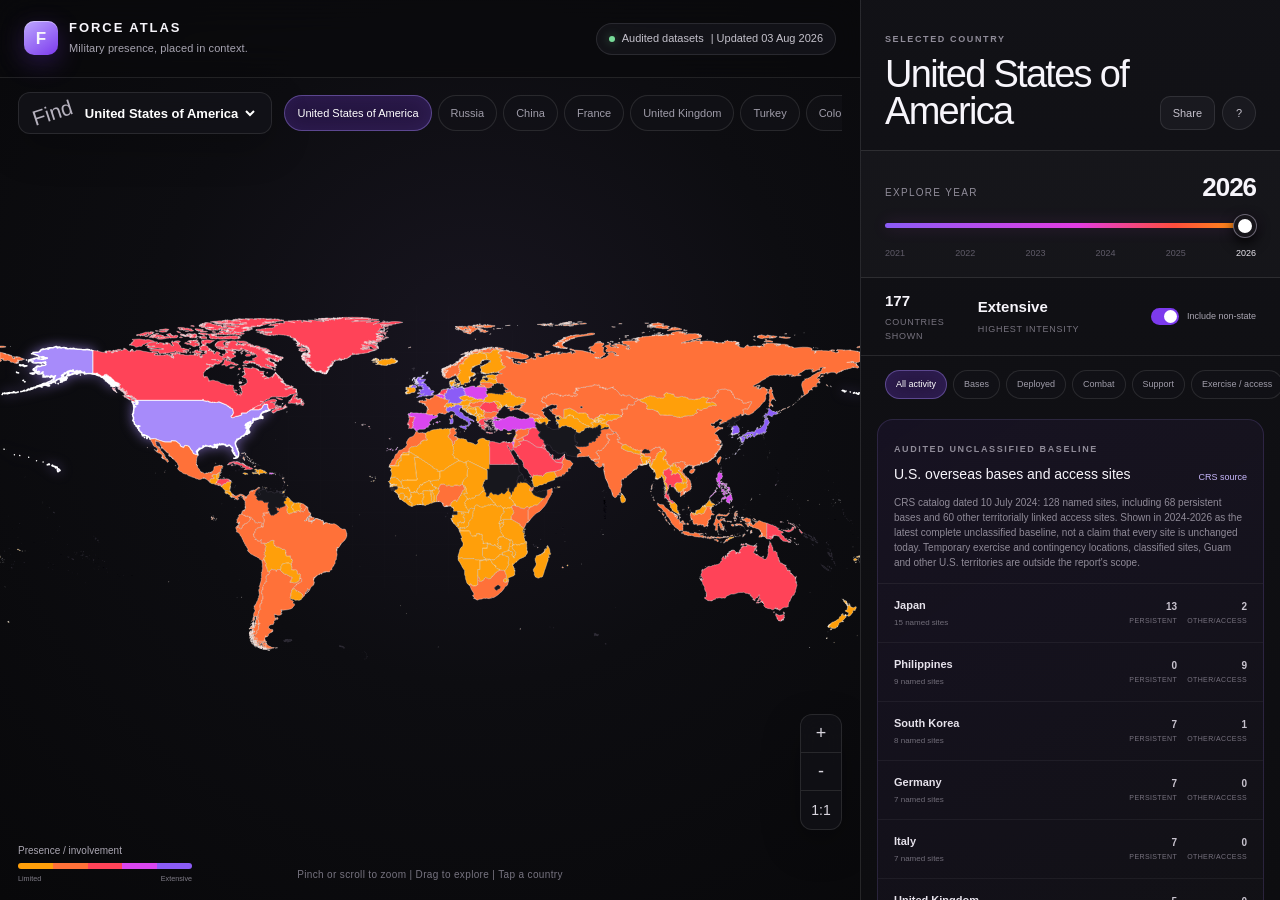
<file: force-atlas/index.html>
<!doctype html>
<html lang="en">
  <head>
    <meta charset="UTF-8" />
    <meta name="viewport" content="width=device-width, initial-scale=1, viewport-fit=cover" />
    <meta name="theme-color" content="#07090e" />
    <meta name="description" content="Explore documented military presence, basing, support, and participation around the world over time." />
    <meta property="og:title" content="Force Atlas — Global Military Presence" />
    <meta property="og:description" content="A source-led interactive map of global military presence over time." />
    <meta property="og:type" content="website" />
    <meta property="og:url" content="https://www.gridtravelerlabs.com/force-atlas/" />
    <meta property="og:image" content="https://www.gridtravelerlabs.com/force-atlas/og.png" />
    <link rel="icon" href="/force-atlas/favicon.svg" type="image/svg+xml" />
    <title>Force Atlas — Global Military Presence</title>
    <script type="module" crossorigin src="/force-atlas/assets/index-DxeFxP3c.js"></script>
    <link rel="stylesheet" crossorigin href="/force-atlas/assets/index-COm09Lzs.css">
  </head>
  <body>
    <div id="root"></div>
  </body>
</html>
</file>
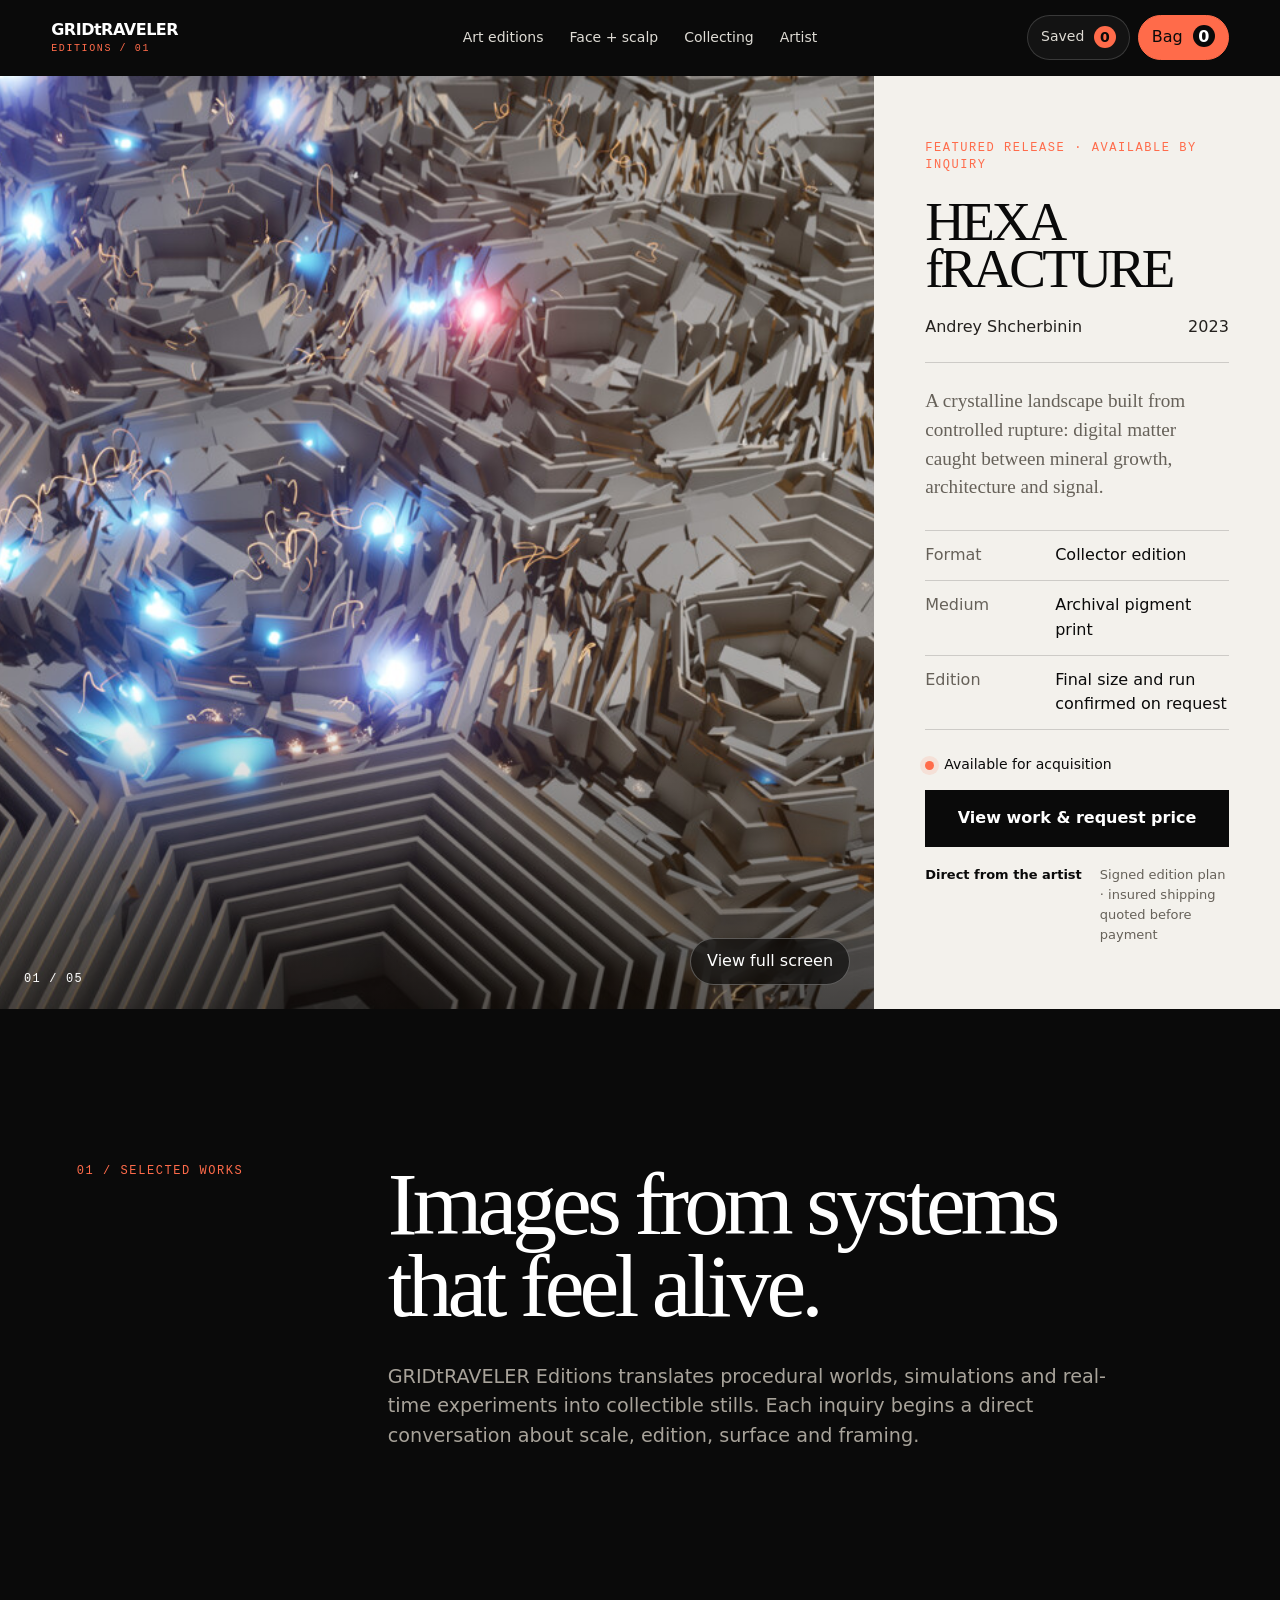
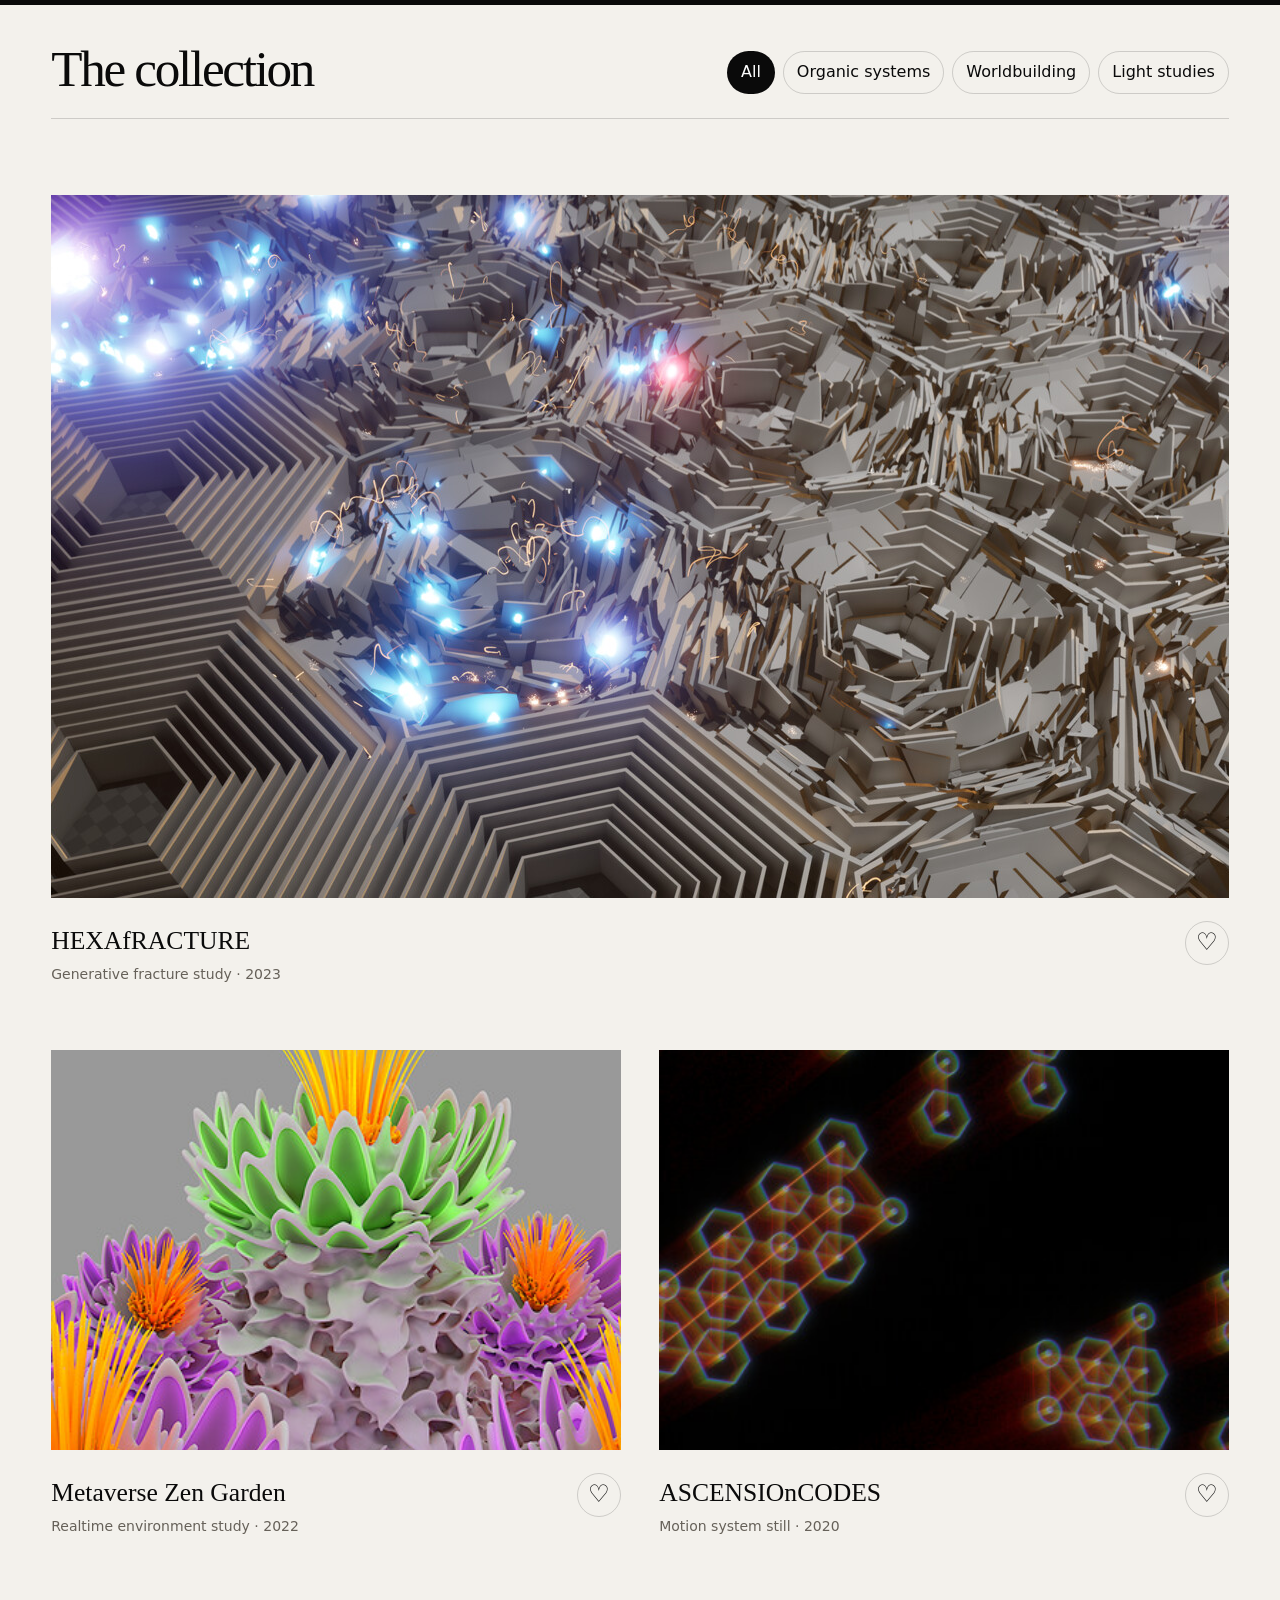
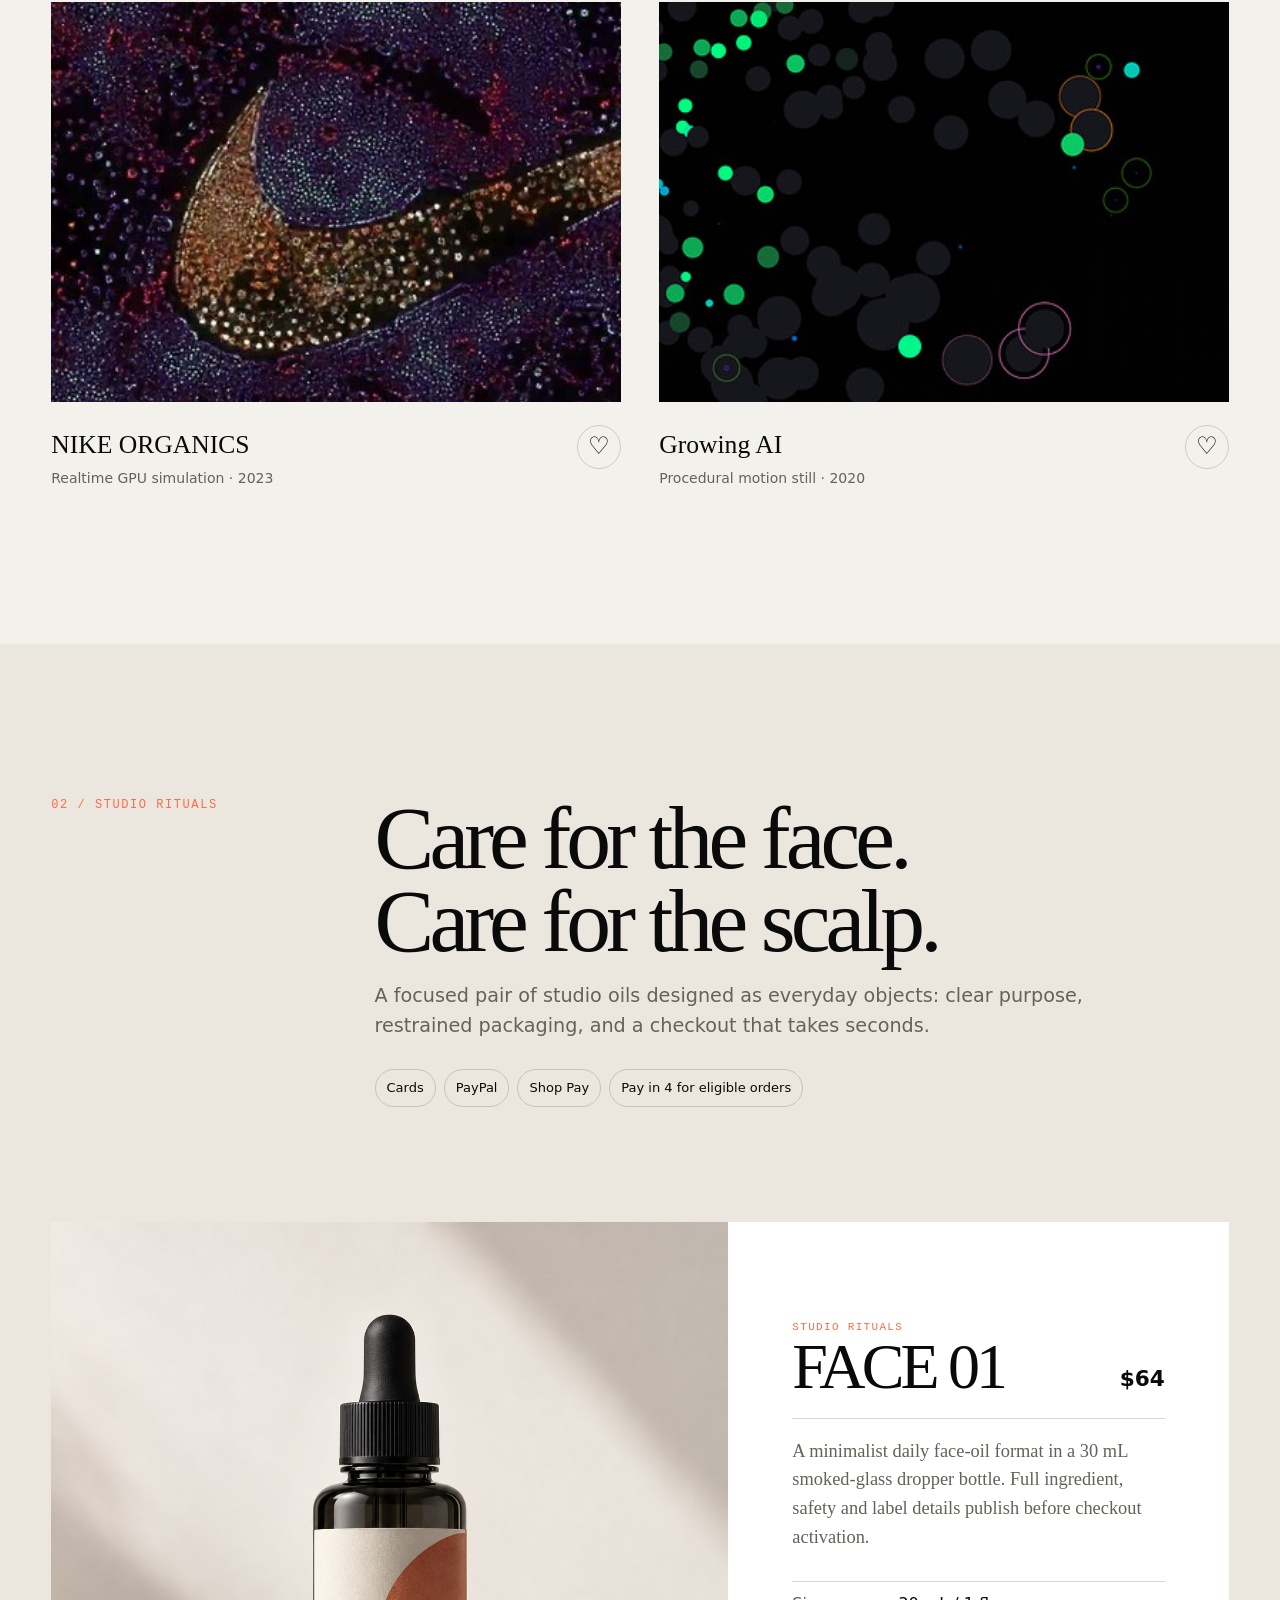
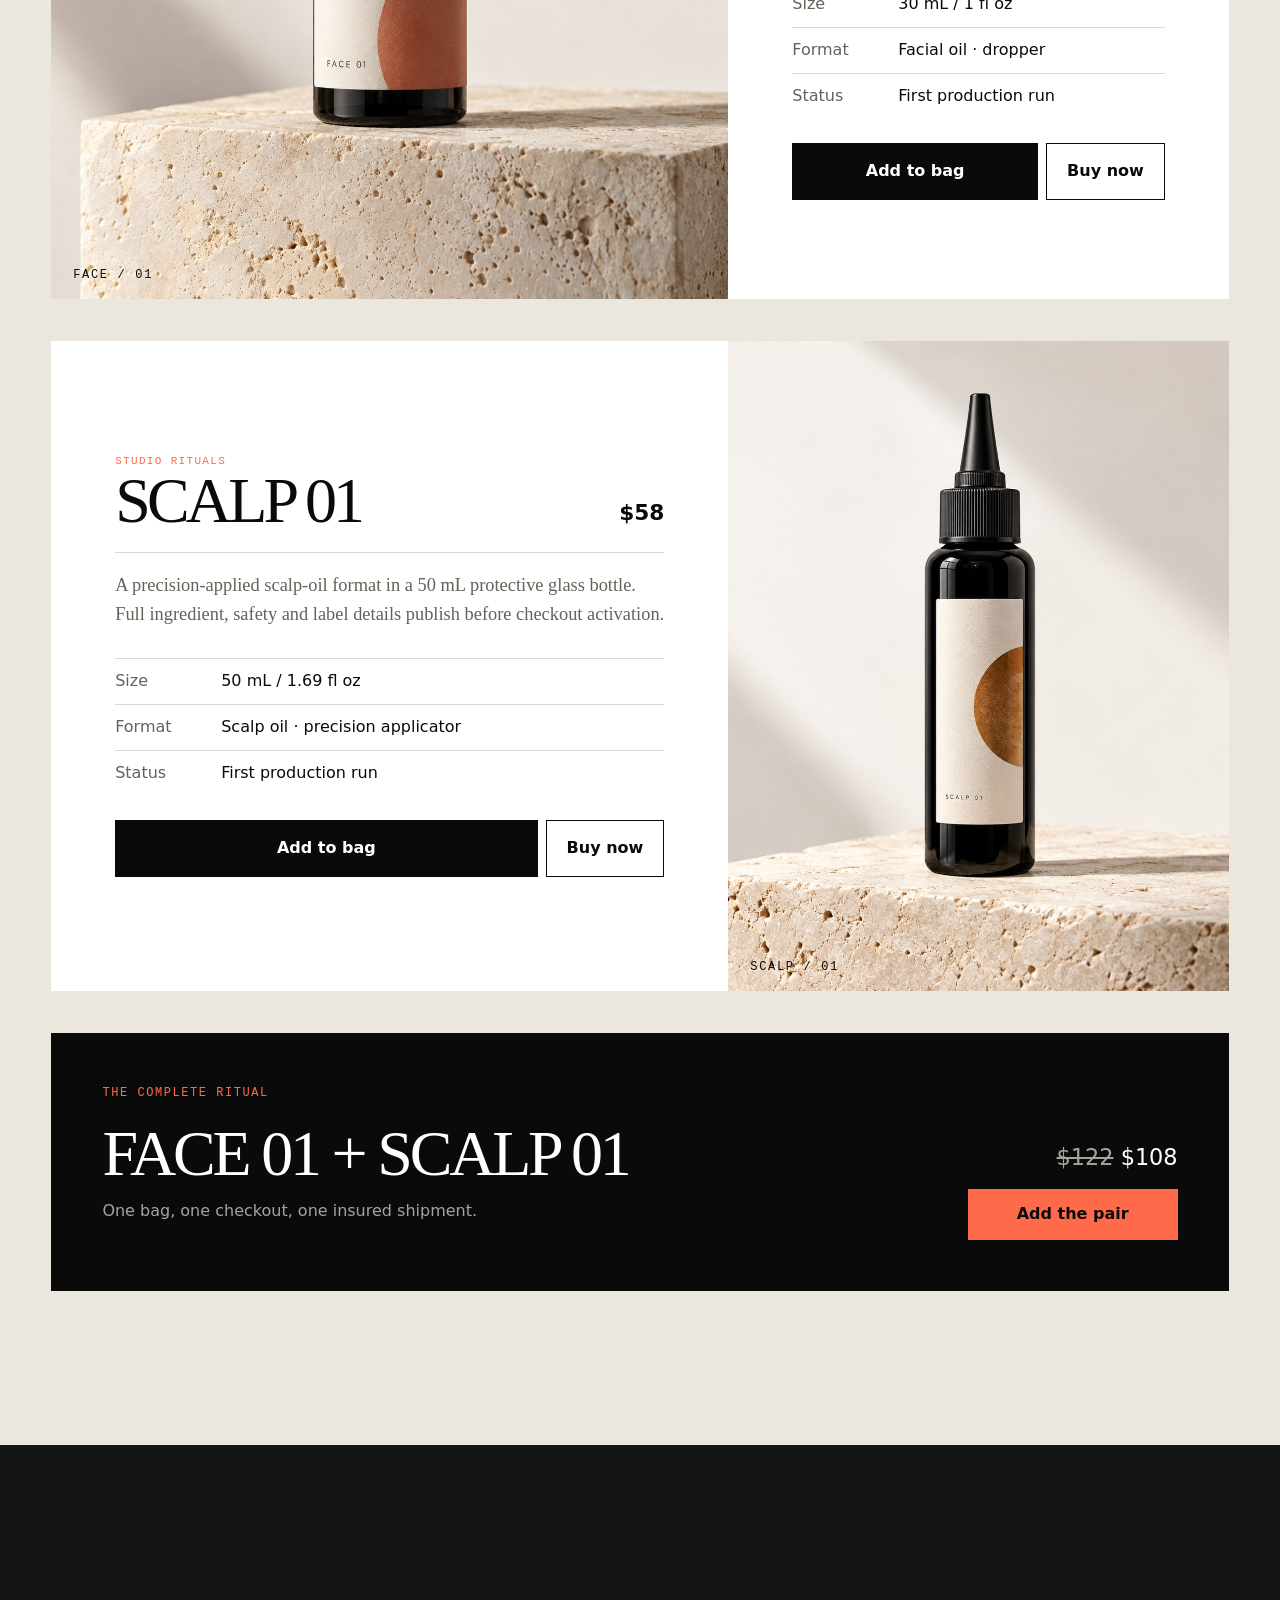
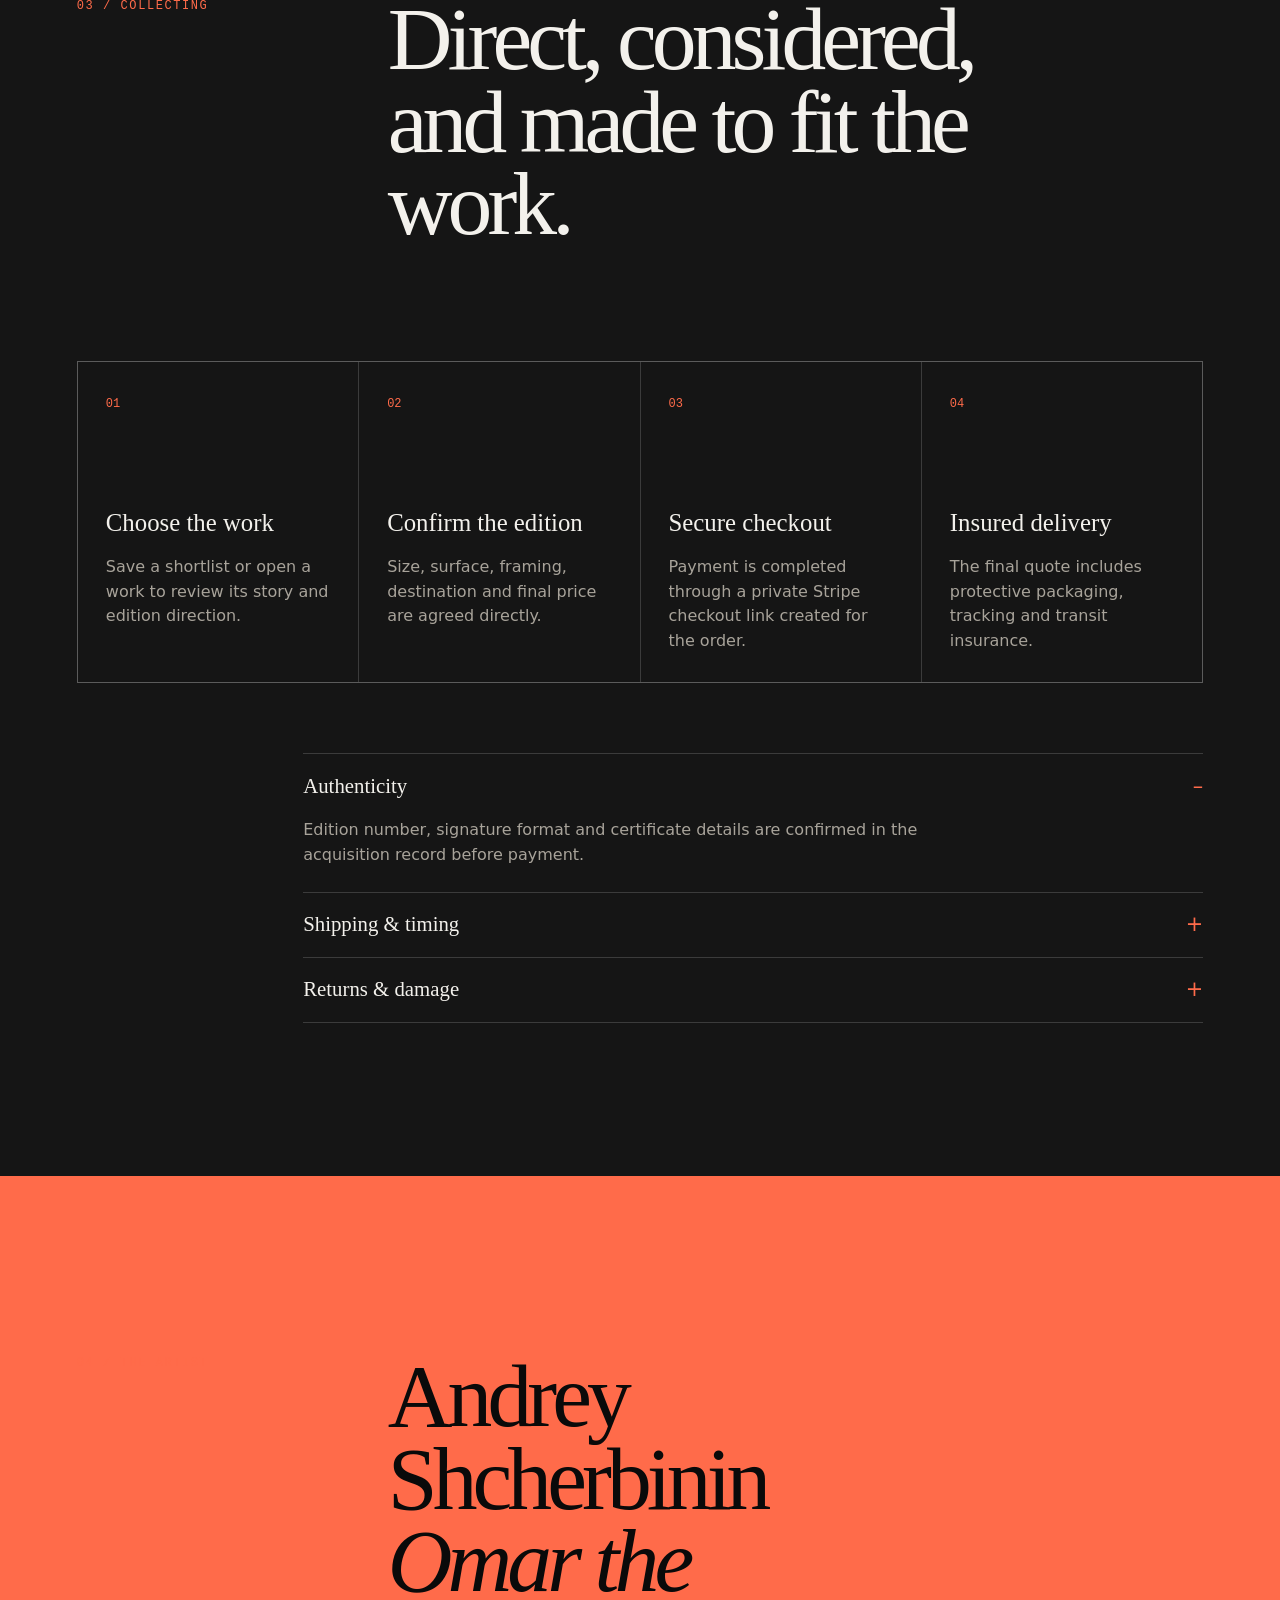
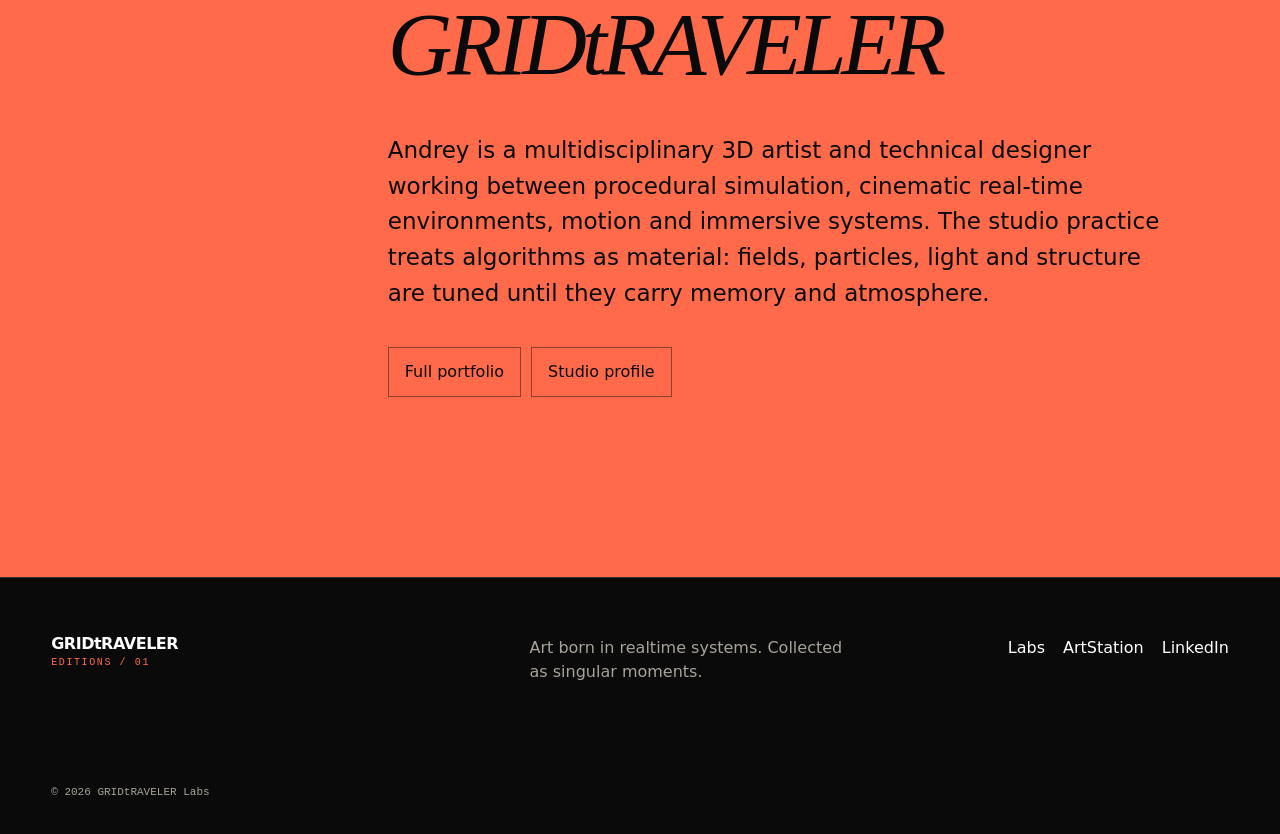
<file: shop/index.html>
<!doctype html>
<html lang="en">
<head>
  <meta charset="utf-8">
  <meta name="viewport" content="width=device-width, initial-scale=1">
  <title>GRIDtRAVELER Editions — Art, prints and objects</title>
  <meta name="description" content="Collect limited editions and visual artifacts by Andrey Shcherbinin, Omar the GRIDtRAVELER.">
  <meta name="theme-color" content="#0a0a0a">
  <link rel="canonical" href="https://www.gridtravelerlabs.com/shop/">
  <link rel="icon" type="image/svg+xml" href="data:image/svg+xml,%3Csvg xmlns='http://www.w3.org/2000/svg' viewBox='0 0 64 64'%3E%3Crect width='64' height='64' rx='14' fill='%230a0a0a'/%3E%3Cpath d='M18 19h28v8H27v10h12v-5h7v13H18z' fill='%23ff6b4a'/%3E%3C/svg%3E">
  <link rel="stylesheet" href="styles.css">
  <script type="application/ld+json">
  {
    "@context":"https://schema.org",
    "@type":"CollectionPage",
    "name":"GRIDtRAVELER Editions",
    "url":"https://www.gridtravelerlabs.com/shop/",
    "creator":{"@type":"Person","name":"Andrey Shcherbinin","alternateName":"Omar the GRIDtRAVELER"},
    "description":"A collector-facing selection of limited editions and visual artifacts."
  }
  </script>
</head>
<body>
  <a class="skip-link" href="#works">Skip to works</a>
  <header class="site-header" id="top">
    <a class="wordmark" href="../" aria-label="GRIDtRAVELER Labs home">
      <span>GRIDtRAVELER</span><small>EDITIONS / 01</small>
    </a>
    <nav aria-label="Primary navigation">
      <a href="#works">Art editions</a>
      <a href="#oils">Face + scalp</a>
      <a href="#collecting">Collecting</a>
      <a href="#artist">Artist</a>
    </nav>
    <div class="header-actions">
      <button class="saved-button" type="button" data-open-saved aria-label="Show saved works">Saved <span data-saved-count>0</span></button>
      <button class="cart-button" type="button" data-open-cart aria-label="Open shopping bag">Bag <span data-cart-count>0</span></button>
    </div>
  </header>

  <main>
    <section class="hero" aria-labelledby="hero-title">
      <div class="hero-art" data-open-work="hexafracture">
        <img src="assets/hexafracture.jpg" alt="Purple and coral crystalline structures suspended in a dark generative landscape" width="1725" height="703" fetchpriority="high">
        <button class="view-full" type="button" data-lightbox="assets/hexafracture.jpg" aria-label="View HEXAfRACTURE full screen">View full screen</button>
        <p class="image-index">01 / 05</p>
      </div>
      <div class="hero-panel">
        <p class="eyebrow">Featured release · available by inquiry</p>
        <h1 id="hero-title"><span>HEXA</span><span>fRACTURE</span></h1>
        <p class="work-line">Andrey Shcherbinin <span>2023</span></p>
        <p class="hero-copy">A crystalline landscape built from controlled rupture: digital matter caught between mineral growth, architecture and signal.</p>
        <dl class="specs compact">
          <div><dt>Format</dt><dd>Collector edition</dd></div>
          <div><dt>Medium</dt><dd>Archival pigment print</dd></div>
          <div><dt>Edition</dt><dd>Final size and run confirmed on request</dd></div>
        </dl>
        <div class="availability"><span aria-hidden="true"></span> Available for acquisition</div>
        <button class="primary-action" type="button" data-open-work="hexafracture">View work &amp; request price</button>
        <div class="collector-note">
          <p>Direct from the artist</p>
          <p>Signed edition plan · insured shipping quoted before payment</p>
        </div>
      </div>
    </section>

    <section class="intro" aria-labelledby="intro-title">
      <p class="section-number">01 / SELECTED WORKS</p>
      <div>
        <h2 id="intro-title">Images from systems that feel alive.</h2>
        <p>GRIDtRAVELER Editions translates procedural worlds, simulations and real-time experiments into collectible stills. Each inquiry begins a direct conversation about scale, edition, surface and framing.</p>
      </div>
    </section>

    <section class="works" id="works" aria-labelledby="works-title">
      <div class="section-head">
        <h2 id="works-title">The collection</h2>
        <div class="filters" role="group" aria-label="Filter works">
          <button class="filter active" type="button" data-filter="all" aria-pressed="true">All</button>
          <button class="filter" type="button" data-filter="organic" aria-pressed="false">Organic systems</button>
          <button class="filter" type="button" data-filter="worlds" aria-pressed="false">Worldbuilding</button>
          <button class="filter" type="button" data-filter="light" aria-pressed="false">Light studies</button>
        </div>
      </div>

      <div class="work-grid" data-work-grid>
        <article class="work-card wide" data-category="organic light" data-work-id="hexafracture">
          <button class="card-image" type="button" data-open-work="hexafracture" aria-label="Open HEXAfRACTURE">
            <img src="assets/hexafracture.jpg" alt="Purple and coral crystalline forms in HEXAfRACTURE" width="1725" height="703">
          </button>
          <div class="card-meta">
            <div><h3>HEXAfRACTURE</h3><p>Generative fracture study · 2023</p></div>
            <button class="save" type="button" data-save="hexafracture" aria-label="Save HEXAfRACTURE" aria-pressed="false">♡</button>
          </div>
        </article>

        <article class="work-card" data-category="worlds organic" data-work-id="zen-garden">
          <button class="card-image portrait" type="button" data-open-work="zen-garden" aria-label="Open Metaverse Zen Garden">
            <img src="assets/zen-garden.jpg" alt="Ancient luminous plants growing through a calm digital garden" width="400" height="400" loading="lazy">
          </button>
          <div class="card-meta"><div><h3>Metaverse Zen Garden</h3><p>Realtime environment study · 2022</p></div><button class="save" type="button" data-save="zen-garden" aria-label="Save Metaverse Zen Garden" aria-pressed="false">♡</button></div>
        </article>

        <article class="work-card" data-category="light organic" data-work-id="ascension-codes">
          <button class="card-image portrait" type="button" data-open-work="ascension-codes" aria-label="Open ASCENSIOnCODES">
            <img src="assets/ascension-codes.jpg" alt="Luminous abstract cellular forms from ASCENSIOnCODES" width="400" height="400" loading="lazy">
          </button>
          <div class="card-meta"><div><h3>ASCENSIOnCODES</h3><p>Motion system still · 2020</p></div><button class="save" type="button" data-save="ascension-codes" aria-label="Save ASCENSIOnCODES" aria-pressed="false">♡</button></div>
        </article>

        <article class="work-card" data-category="organic" data-work-id="nike-organics">
          <button class="card-image portrait" type="button" data-open-work="nike-organics" aria-label="Open NIKE ORGANICS">
            <img src="assets/nike-organics.jpg" alt="Fluid organic simulation in magenta and electric blue" width="400" height="400" loading="lazy">
          </button>
          <div class="card-meta"><div><h3>NIKE ORGANICS</h3><p>Realtime GPU simulation · 2023</p></div><button class="save" type="button" data-save="nike-organics" aria-label="Save NIKE ORGANICS" aria-pressed="false">♡</button></div>
        </article>

        <article class="work-card" data-category="organic light" data-work-id="growing-ai">
          <button class="card-image portrait" type="button" data-open-work="growing-ai" aria-label="Open Growing AI">
            <img src="assets/growing-ai.jpg" alt="Radiant branching form evolving through a dark field" width="400" height="400" loading="lazy">
          </button>
          <div class="card-meta"><div><h3>Growing AI</h3><p>Procedural motion still · 2020</p></div><button class="save" type="button" data-save="growing-ai" aria-label="Save Growing AI" aria-pressed="false">♡</button></div>
        </article>
      </div>
      <p class="empty-state" data-empty hidden>No saved works yet. Use the heart on any work to build a private shortlist.</p>
    </section>

    <section class="oils" id="oils" aria-labelledby="oils-title">
      <div class="oil-intro">
        <p class="section-number">02 / STUDIO RITUALS</p>
        <div>
          <h2 id="oils-title">Care for the face.<br>Care for the scalp.</h2>
          <p>A focused pair of studio oils designed as everyday objects: clear purpose, restrained packaging, and a checkout that takes seconds.</p>
          <div class="payment-row" aria-label="Planned payment options"><span>Cards</span><span>PayPal</span><span>Shop Pay</span><span>Pay in 4 for eligible orders</span></div>
        </div>
      </div>
      <div class="oil-grid">
        <article class="oil-card">
          <div class="oil-photo"><img src="assets/face-01.jpg" alt="GRID Studio Rituals FACE 01 facial oil in a smoked glass dropper bottle" width="1254" height="1254" loading="lazy"><span>FACE / 01</span></div>
          <div class="oil-details">
            <div class="oil-title"><div><p>Studio Rituals</p><h3>FACE 01</h3></div><strong>$64</strong></div>
            <p class="oil-copy">A minimalist daily face-oil format in a 30 mL smoked-glass dropper bottle. Full ingredient, safety and label details publish before checkout activation.</p>
            <dl><div><dt>Size</dt><dd>30 mL / 1 fl oz</dd></div><div><dt>Format</dt><dd>Facial oil · dropper</dd></div><div><dt>Status</dt><dd>First production run</dd></div></dl>
            <div class="product-actions"><button type="button" class="primary-action" data-add-product="face-01">Add to bag</button><button type="button" class="secondary-action" data-buy-product="face-01">Buy now</button></div>
          </div>
        </article>
        <article class="oil-card reverse">
          <div class="oil-photo"><img src="assets/scalp-01.jpg" alt="GRID Studio Rituals SCALP 01 oil in a black precision applicator bottle" width="1254" height="1254" loading="lazy"><span>SCALP / 01</span></div>
          <div class="oil-details">
            <div class="oil-title"><div><p>Studio Rituals</p><h3>SCALP 01</h3></div><strong>$58</strong></div>
            <p class="oil-copy">A precision-applied scalp-oil format in a 50 mL protective glass bottle. Full ingredient, safety and label details publish before checkout activation.</p>
            <dl><div><dt>Size</dt><dd>50 mL / 1.69 fl oz</dd></div><div><dt>Format</dt><dd>Scalp oil · precision applicator</dd></div><div><dt>Status</dt><dd>First production run</dd></div></dl>
            <div class="product-actions"><button type="button" class="primary-action" data-add-product="scalp-01">Add to bag</button><button type="button" class="secondary-action" data-buy-product="scalp-01">Buy now</button></div>
          </div>
        </article>
        <article class="bundle-card">
          <div><p class="eyebrow">The complete ritual</p><h3>FACE 01 + SCALP 01</h3><p>One bag, one checkout, one insured shipment.</p></div>
          <div class="bundle-buy"><span><s>$122</s> $108</span><button type="button" data-add-product="ritual-duo">Add the pair</button></div>
        </article>
      </div>
    </section>

    <section class="collecting" id="collecting" aria-labelledby="collecting-title">
      <div class="collecting-title">
        <p class="section-number">03 / COLLECTING</p>
        <h2 id="collecting-title">Direct, considered, and made to fit the work.</h2>
      </div>
      <div class="assurance-grid">
        <article><span>01</span><h3>Choose the work</h3><p>Save a shortlist or open a work to review its story and edition direction.</p></article>
        <article><span>02</span><h3>Confirm the edition</h3><p>Size, surface, framing, destination and final price are agreed directly.</p></article>
        <article><span>03</span><h3>Secure checkout</h3><p>Payment is completed through a private Stripe checkout link created for the order.</p></article>
        <article><span>04</span><h3>Insured delivery</h3><p>The final quote includes protective packaging, tracking and transit insurance.</p></article>
      </div>
      <div class="principles">
        <details open><summary>Authenticity</summary><p>Edition number, signature format and certificate details are confirmed in the acquisition record before payment.</p></details>
        <details><summary>Shipping &amp; timing</summary><p>Works are produced or prepared after confirmation. Timing and insured delivery cost depend on format and destination.</p></details>
        <details><summary>Returns &amp; damage</summary><p>Made-to-order editions are final sale unless damaged in transit. Any exception is documented before checkout.</p></details>
      </div>
    </section>

    <section class="artist" id="artist" aria-labelledby="artist-title">
      <p class="section-number">04 / THE ARTIST</p>
      <div class="artist-copy">
        <h2 id="artist-title">Andrey Shcherbinin<br><em>Omar the GRIDtRAVELER</em></h2>
        <p>Andrey is a multidisciplinary 3D artist and technical designer working between procedural simulation, cinematic real-time environments, motion and immersive systems. The studio practice treats algorithms as material: fields, particles, light and structure are tuned until they carry memory and atmosphere.</p>
        <div class="artist-links"><a href="https://www.artstation.com/gridtraveler" target="_blank" rel="noopener">Full portfolio</a><a href="../profile.html">Studio profile</a></div>
      </div>
    </section>
  </main>

  <footer>
    <a class="wordmark" href="#top"><span>GRIDtRAVELER</span><small>EDITIONS / 01</small></a>
    <p>Art born in realtime systems. Collected as singular moments.</p>
    <div><a href="../">Labs</a><a href="https://www.artstation.com/gridtraveler" target="_blank" rel="noopener">ArtStation</a><a href="https://www.linkedin.com/in/gridtraveler/" target="_blank" rel="noopener">LinkedIn</a></div>
    <small>© <span data-year></span> GRIDtRAVELER Labs</small>
  </footer>

  <dialog class="work-dialog" data-work-dialog aria-labelledby="dialog-title">
    <button class="dialog-close" type="button" data-close-dialog aria-label="Close work details">Close</button>
    <div class="dialog-layout">
      <div class="dialog-visual"><img data-dialog-image alt=""><button class="view-full" type="button" data-dialog-lightbox>View full screen</button></div>
      <div class="dialog-content">
        <p class="eyebrow" data-dialog-kicker></p>
        <h2 id="dialog-title" data-dialog-title></h2>
        <p class="work-line" data-dialog-line></p>
        <p class="dialog-story" data-dialog-story></p>
        <dl class="specs" data-dialog-specs></dl>
        <div class="availability"><span aria-hidden="true"></span> Available by inquiry</div>
        <a class="primary-action link-action" data-inquire href="https://www.artstation.com/gridtraveler" target="_blank" rel="noopener">Request price &amp; edition options</a>
        <p class="microcopy">You’ll continue to the artist’s verified ArtStation profile. A private Stripe checkout is issued only after the edition and shipping quote are confirmed.</p>
        <div class="dialog-tabs" role="tablist" aria-label="Work information">
          <button type="button" role="tab" aria-selected="true" data-tab="details">Details</button>
          <button type="button" role="tab" aria-selected="false" data-tab="authenticity">Authenticity</button>
          <button type="button" role="tab" aria-selected="false" data-tab="delivery">Delivery</button>
        </div>
        <div class="tab-copy" data-tab-copy></div>
      </div>
    </div>
  </dialog>

  <dialog class="lightbox" data-lightbox-dialog aria-label="Full-screen artwork view">
    <button type="button" data-close-lightbox aria-label="Close full-screen view">Close</button>
    <img data-lightbox-image alt="">
  </dialog>

  <dialog class="cart-drawer" data-cart-dialog aria-labelledby="cart-title">
    <div class="cart-head"><div><p class="eyebrow">Your selection</p><h2 id="cart-title">Shopping bag</h2></div><button type="button" data-close-cart aria-label="Close shopping bag">Close</button></div>
    <div class="cart-items" data-cart-items></div>
    <div class="cart-empty" data-cart-empty>Your bag is empty.</div>
    <div class="cart-summary" data-cart-summary hidden><div><span>Subtotal</span><strong data-cart-total>$0</strong></div><p>Shipping and tax are calculated in secure checkout.</p><button class="primary-action" type="button" data-checkout>Secure checkout</button><small>Shop Pay · credit/debit cards · PayPal · installments when eligible</small></div>
  </dialog>

  <dialog class="checkout-notice" data-checkout-notice aria-labelledby="checkout-notice-title">
    <button type="button" data-close-checkout-notice aria-label="Close checkout notice">Close</button>
    <p class="eyebrow">Checkout prepared</p><h2 id="checkout-notice-title">One connection remains.</h2>
    <p>The bag is ready for Shopify Checkout. Product inventory, full cosmetic labels and the live Shopify product variants must be connected before accepting payment.</p>
    <p class="microcopy">This prevents customers from paying for an unverified formula or unavailable item. Once connected, the same button will open cards, PayPal, Shop Pay and eligible installment options.</p>
  </dialog>

  <nav class="mobile-acquire" aria-label="Mobile shop navigation">
    <span>Shop</span><a href="#works">Art editions</a><a href="#oils">Face + scalp</a>
  </nav>

  <script src="script.js"></script>
</body>
</html>
</file>
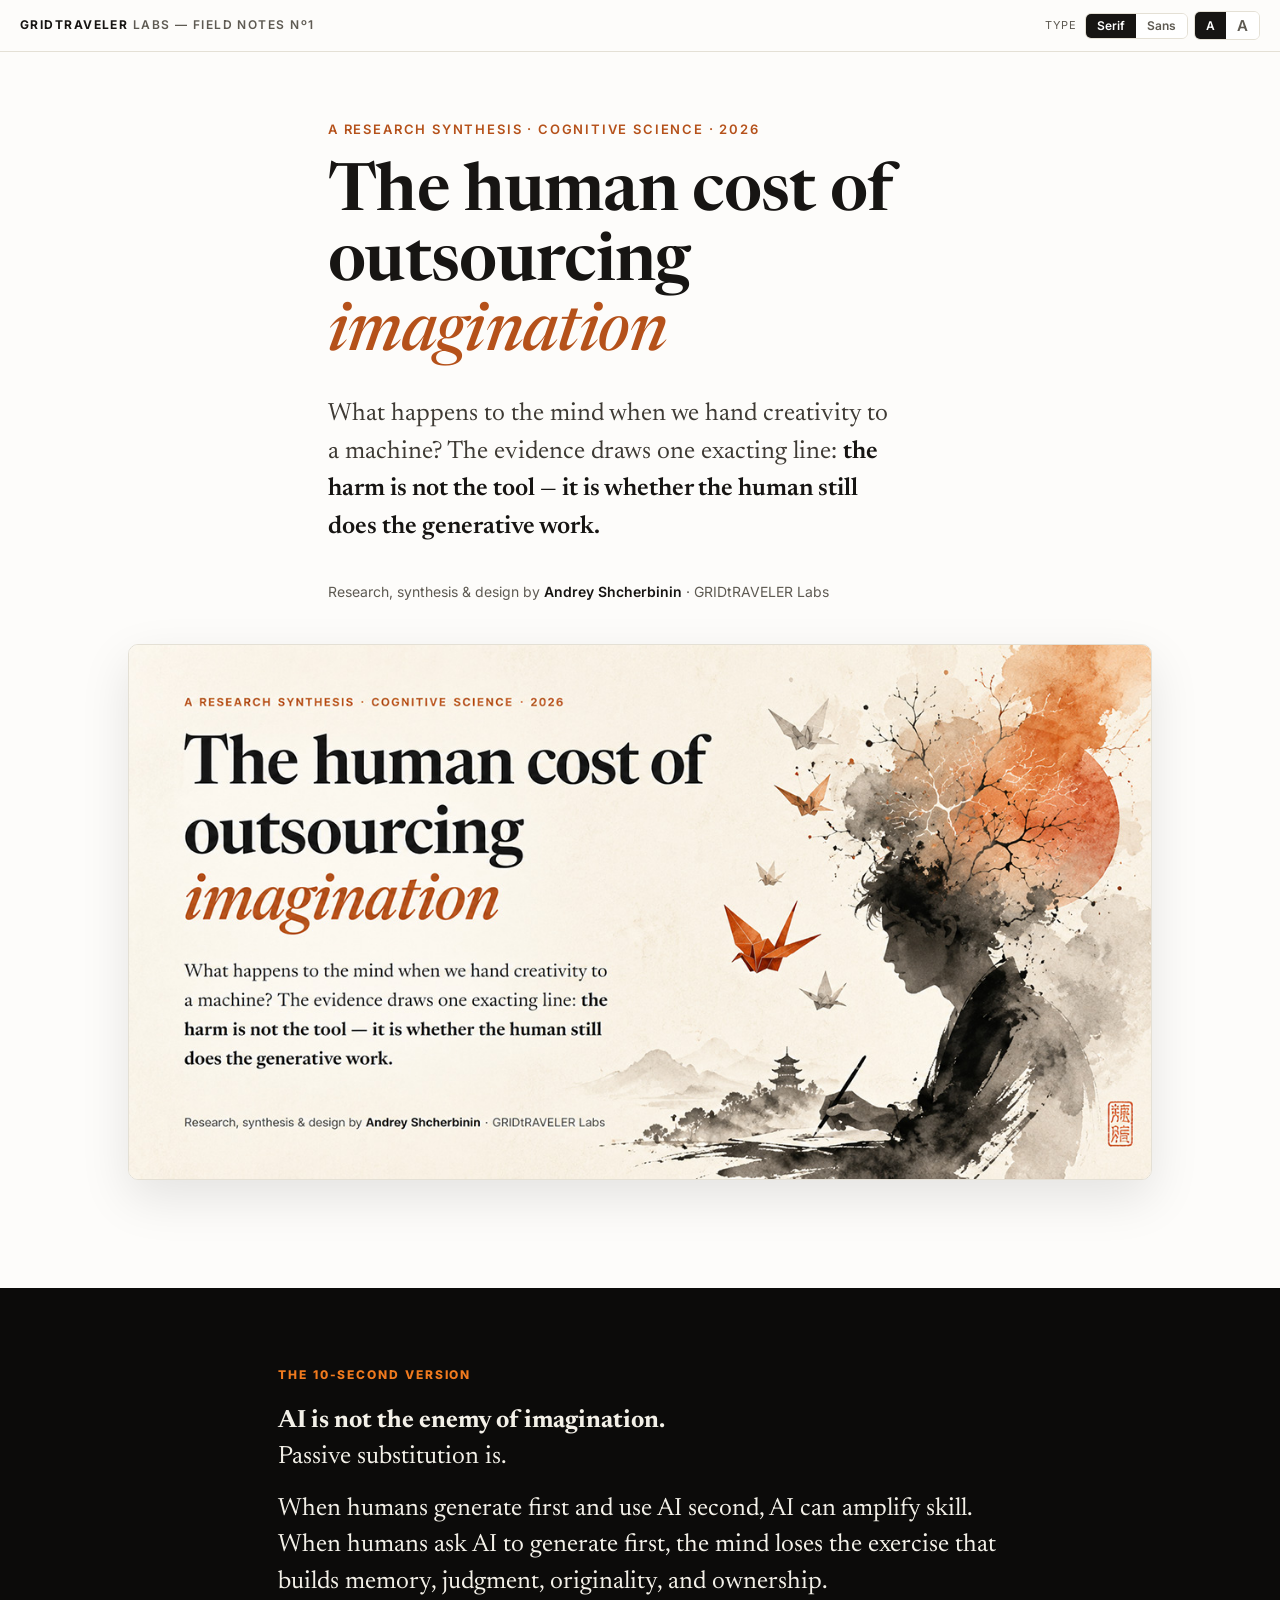
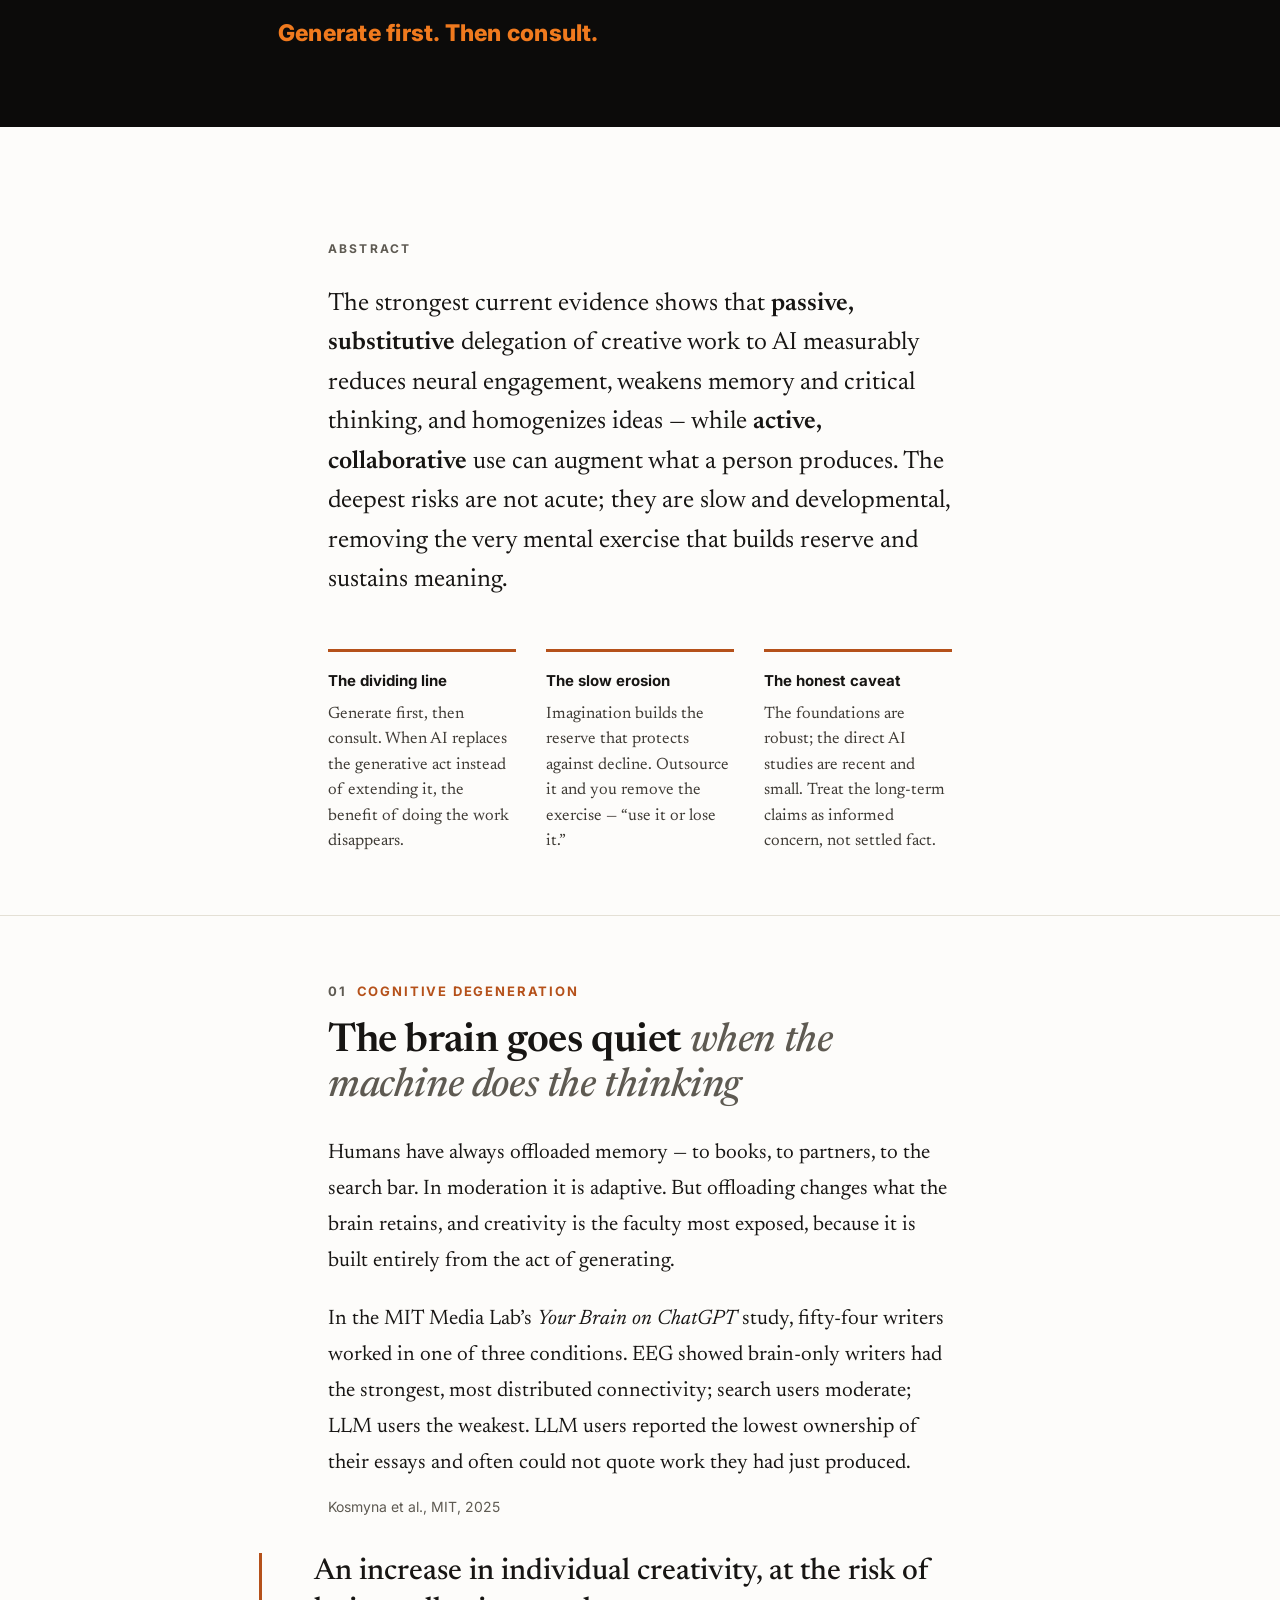
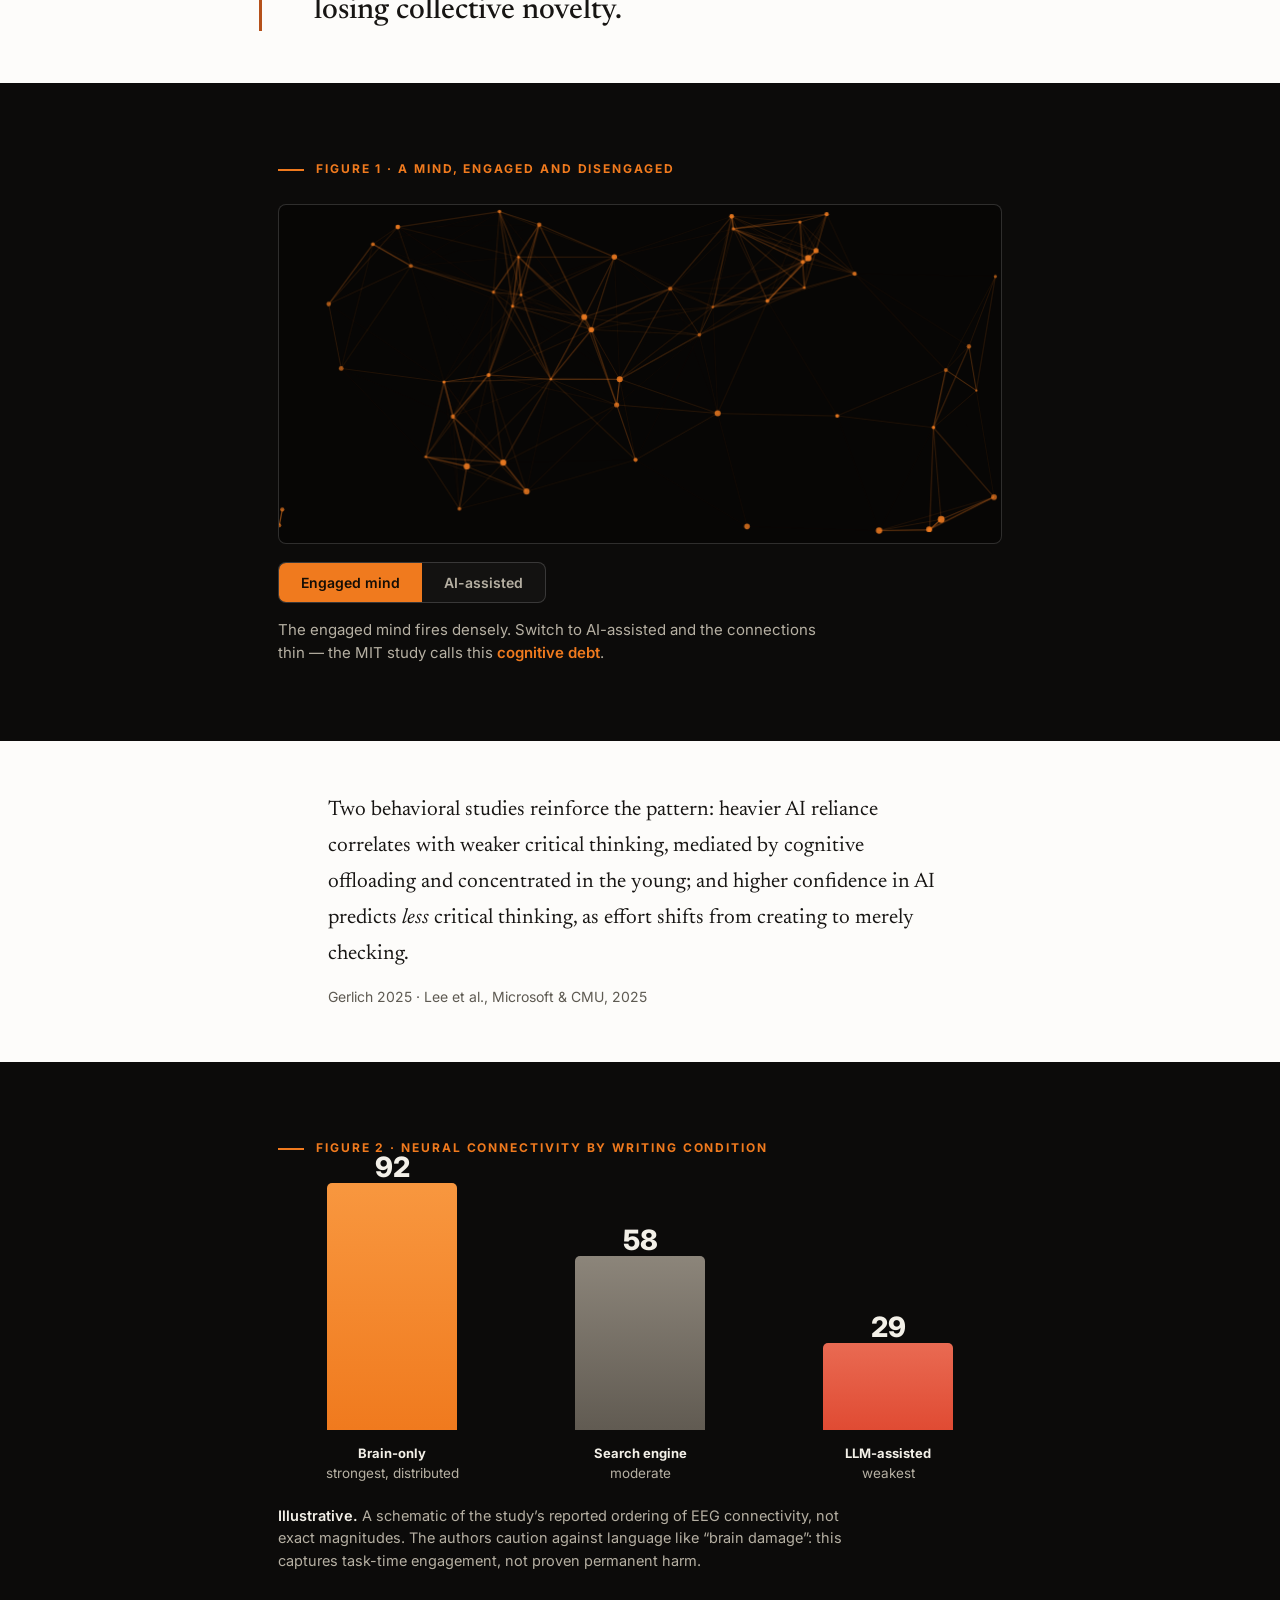
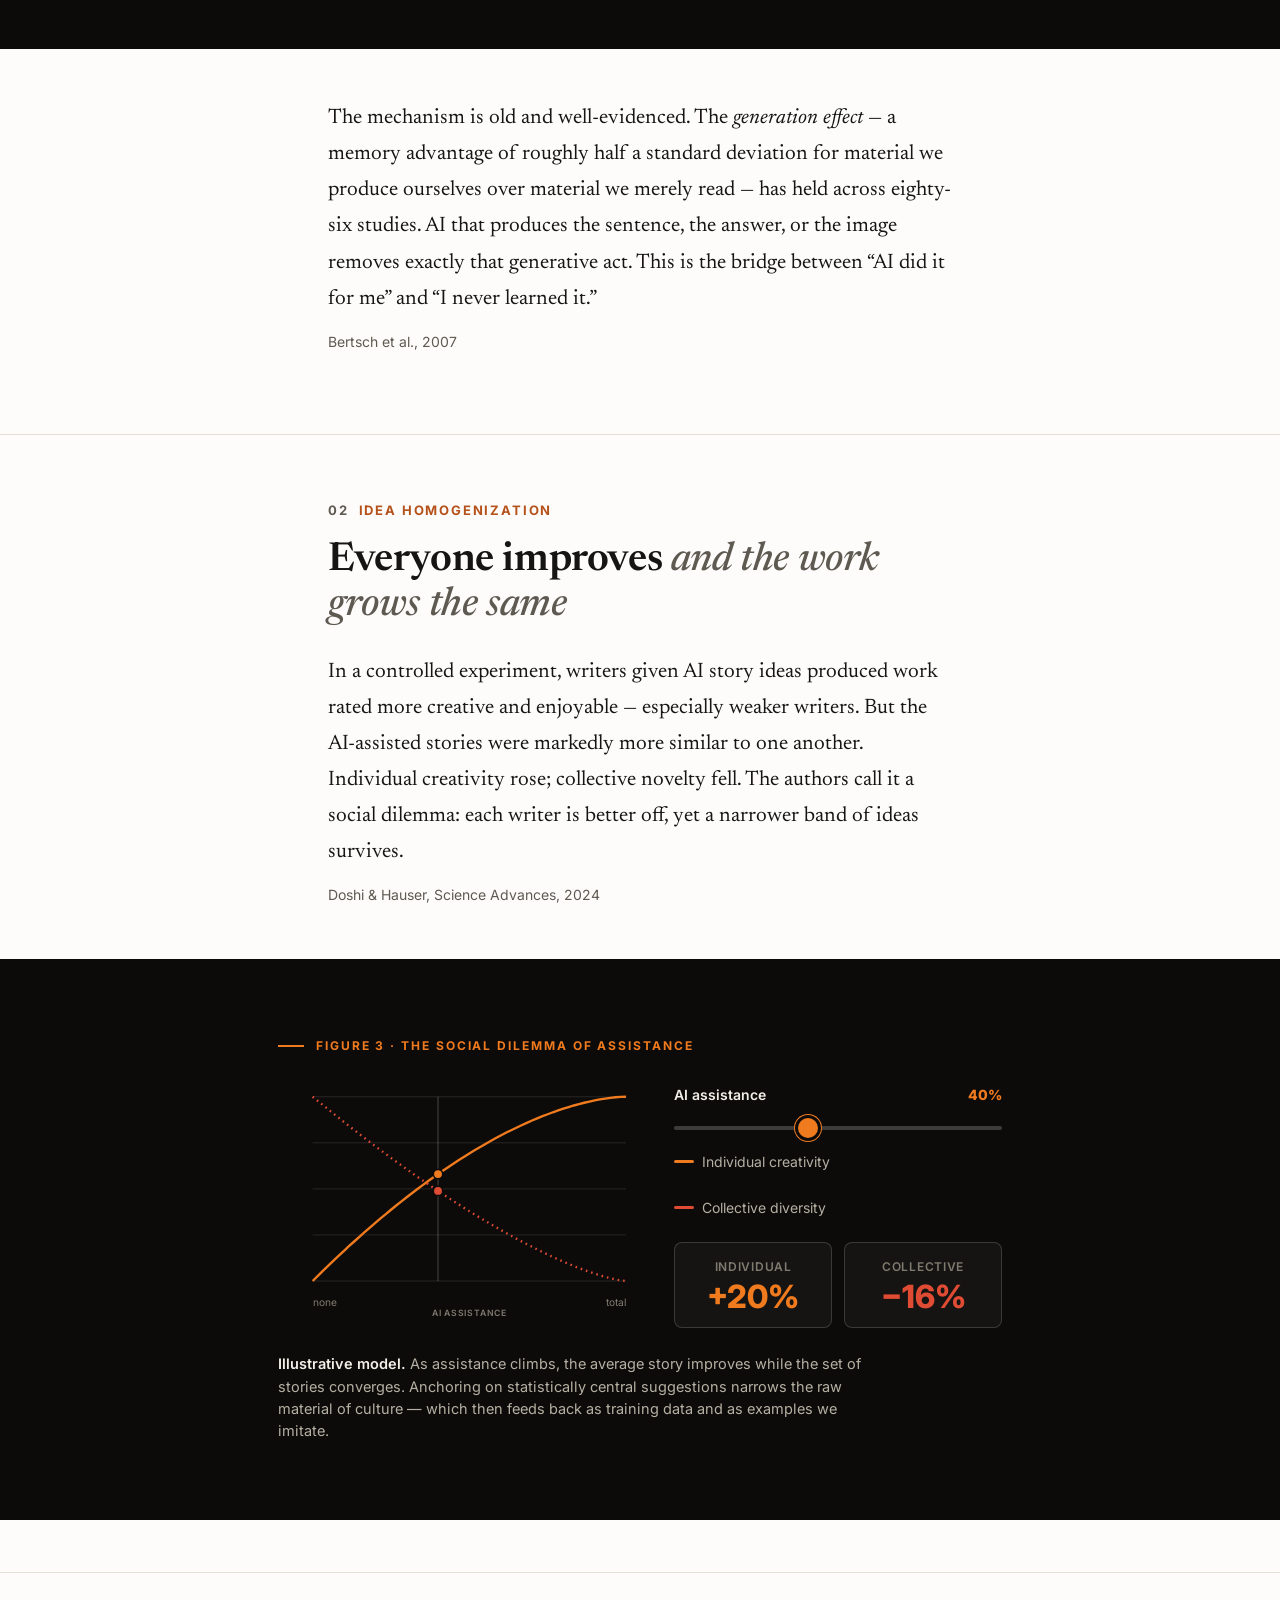
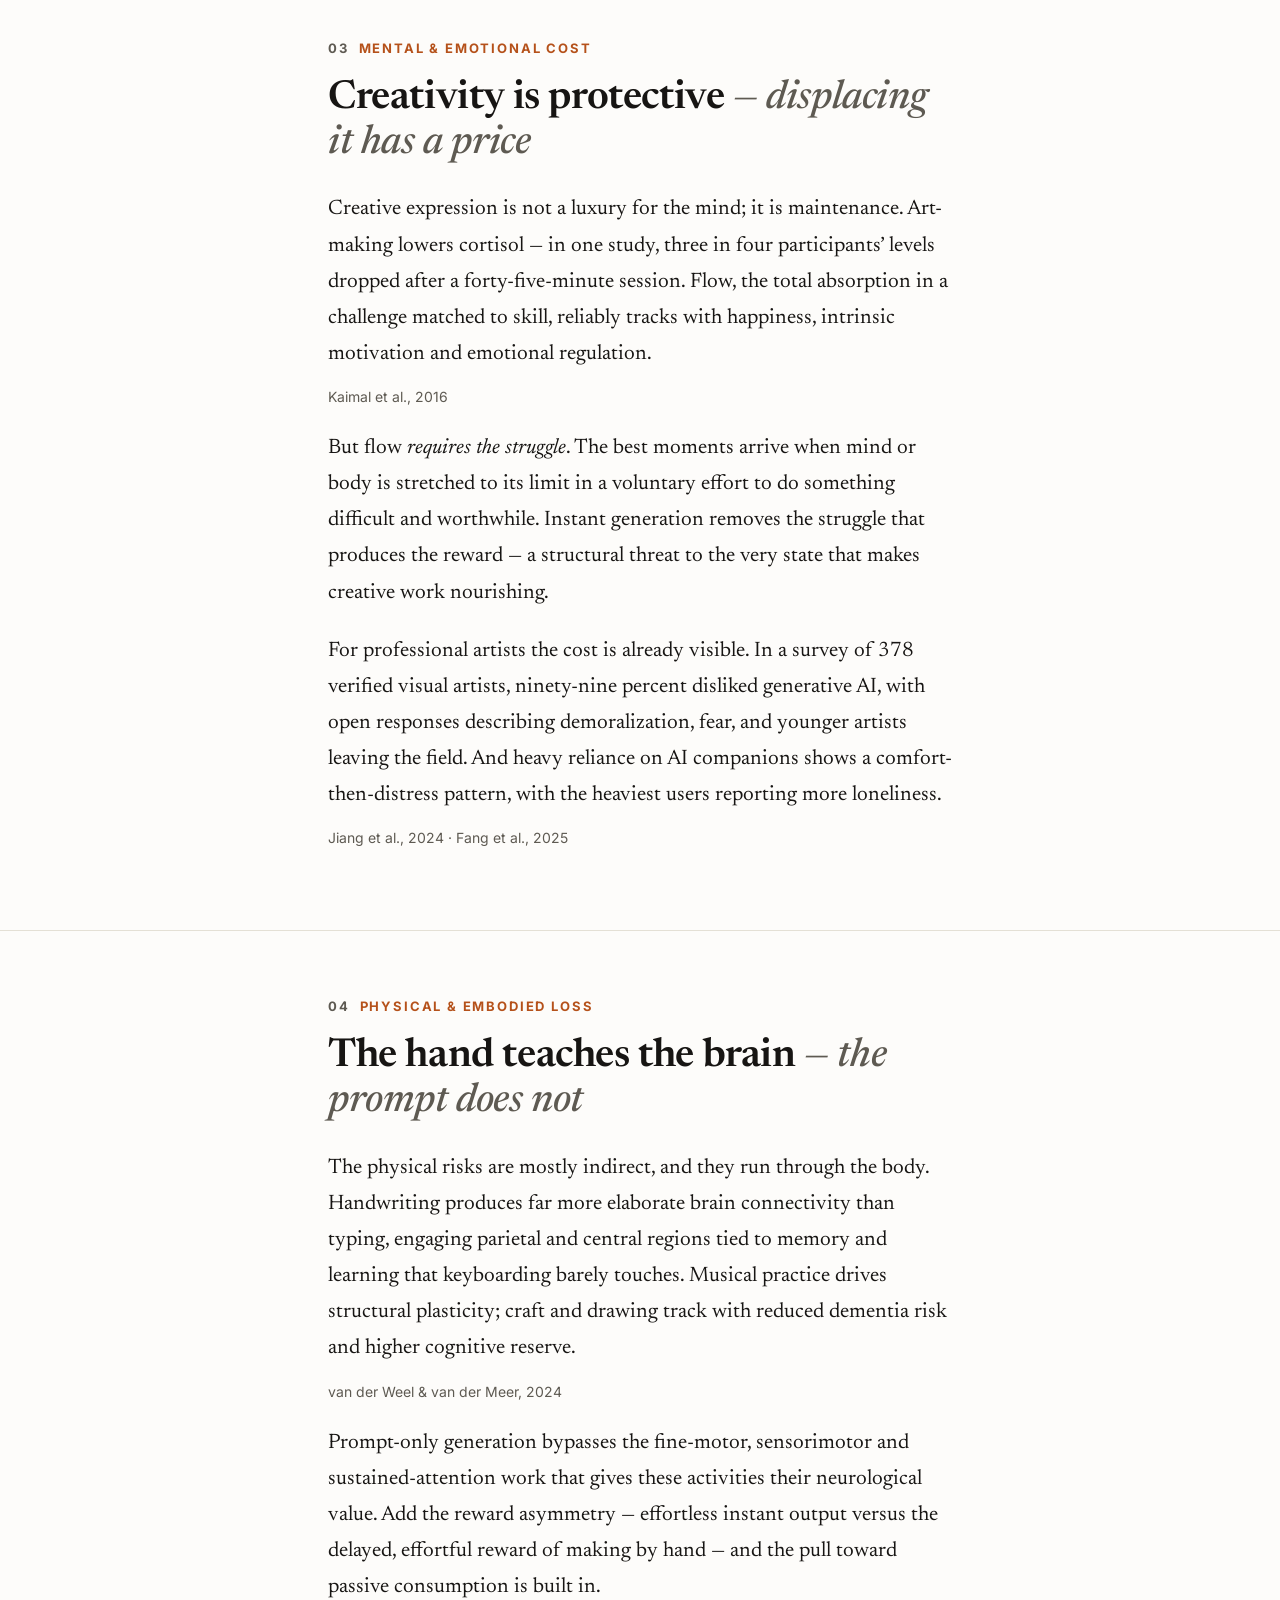
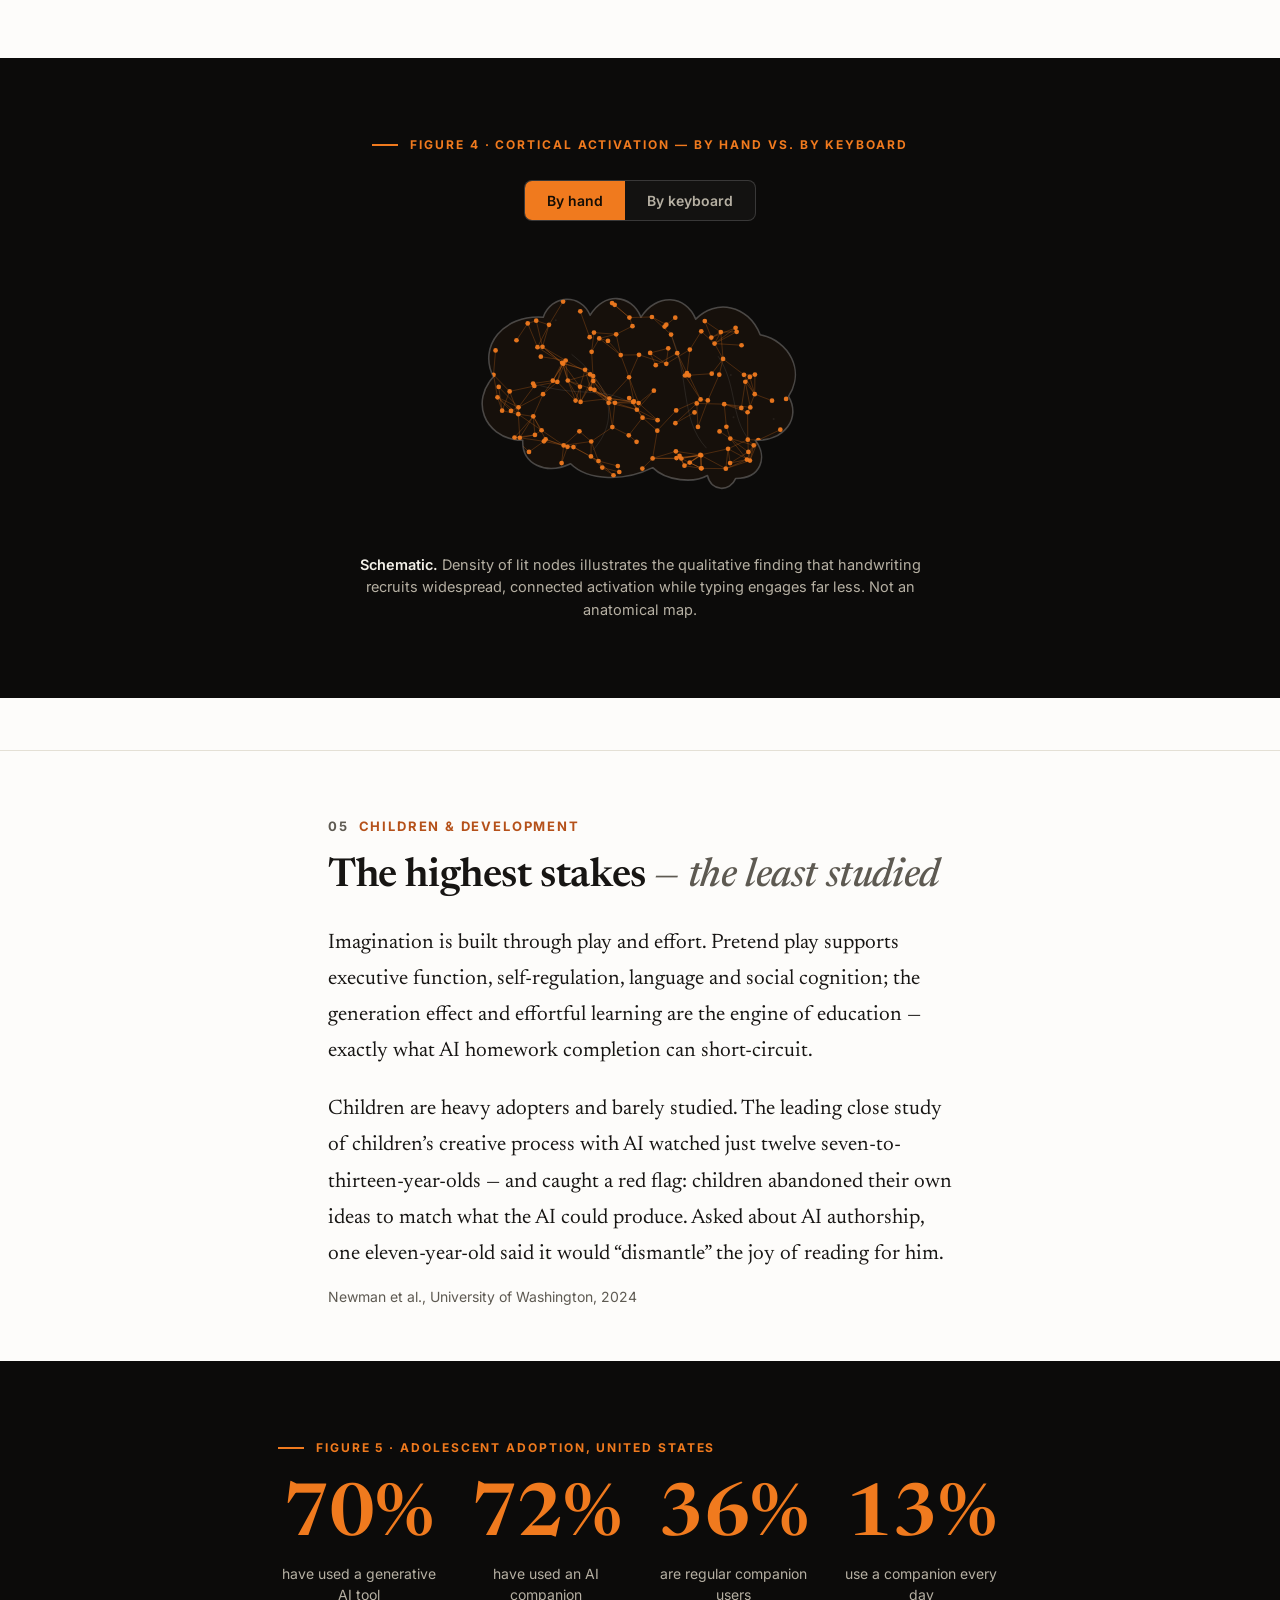
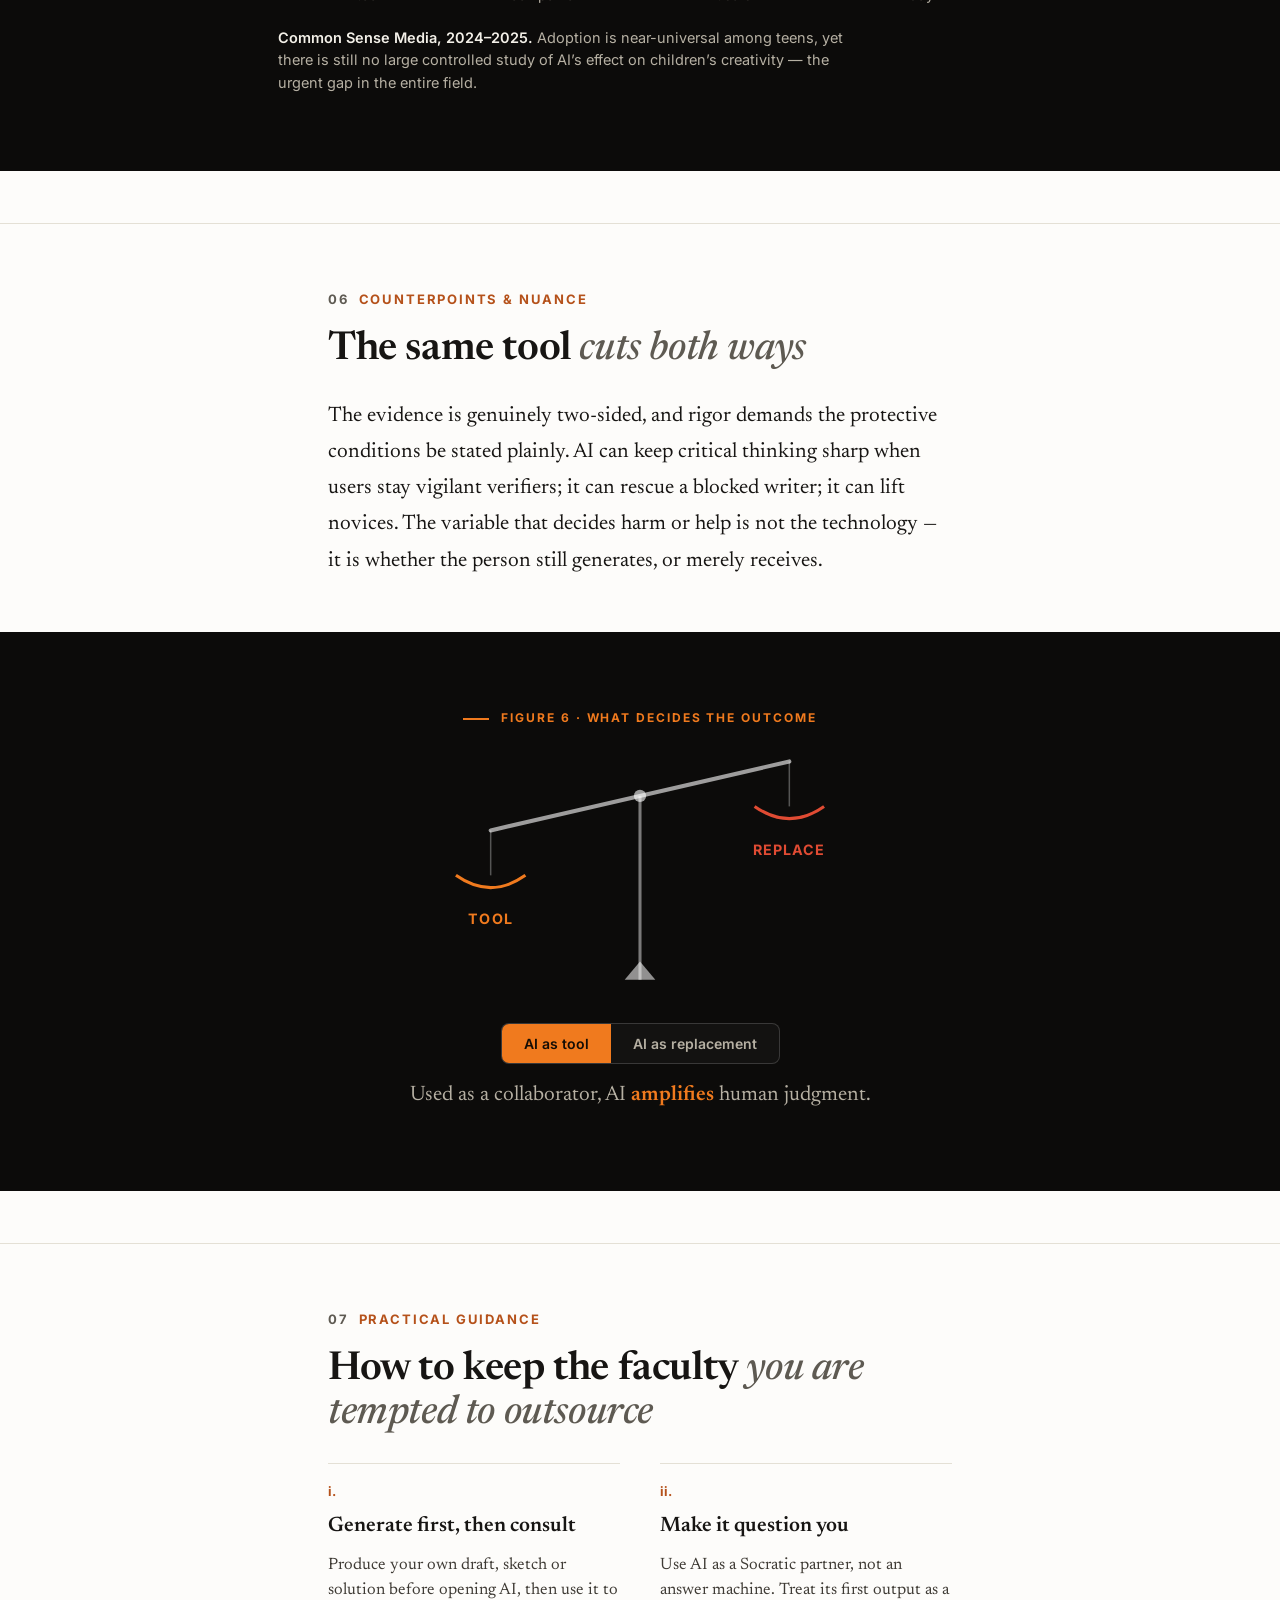
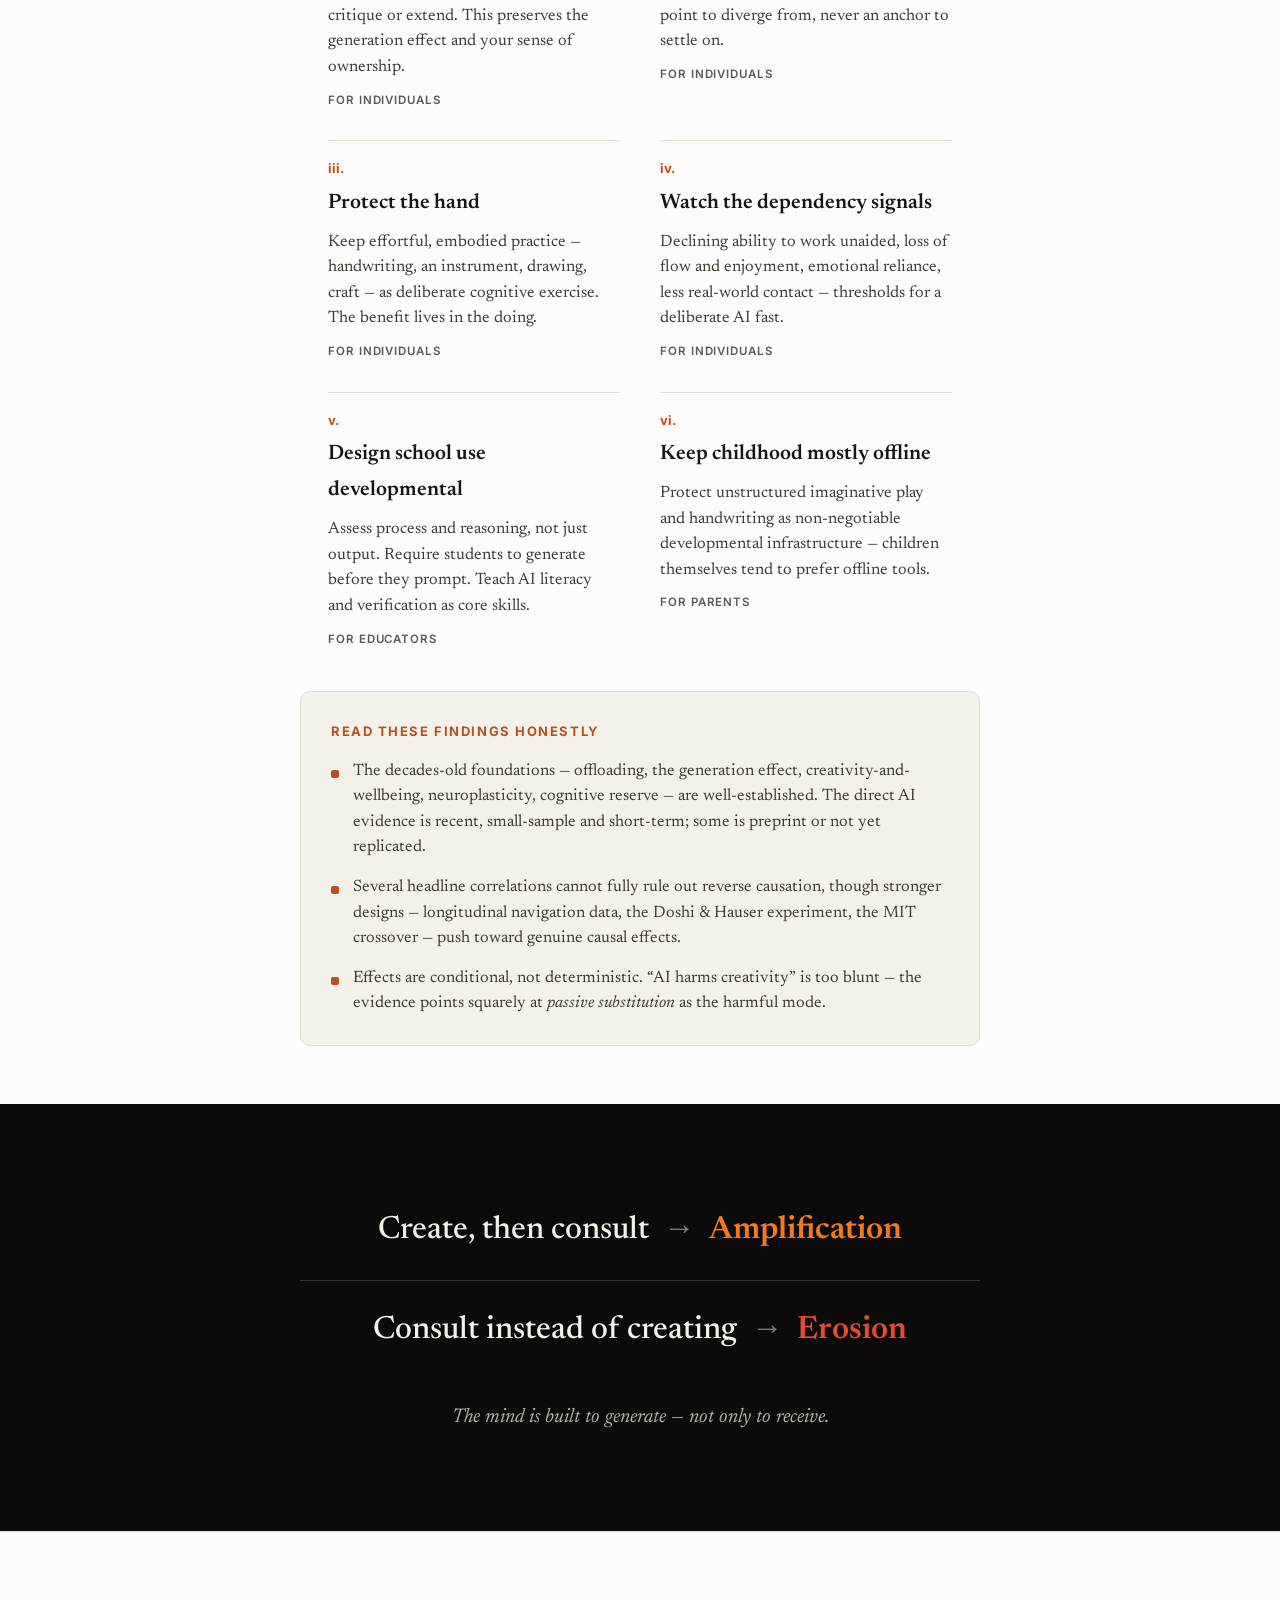
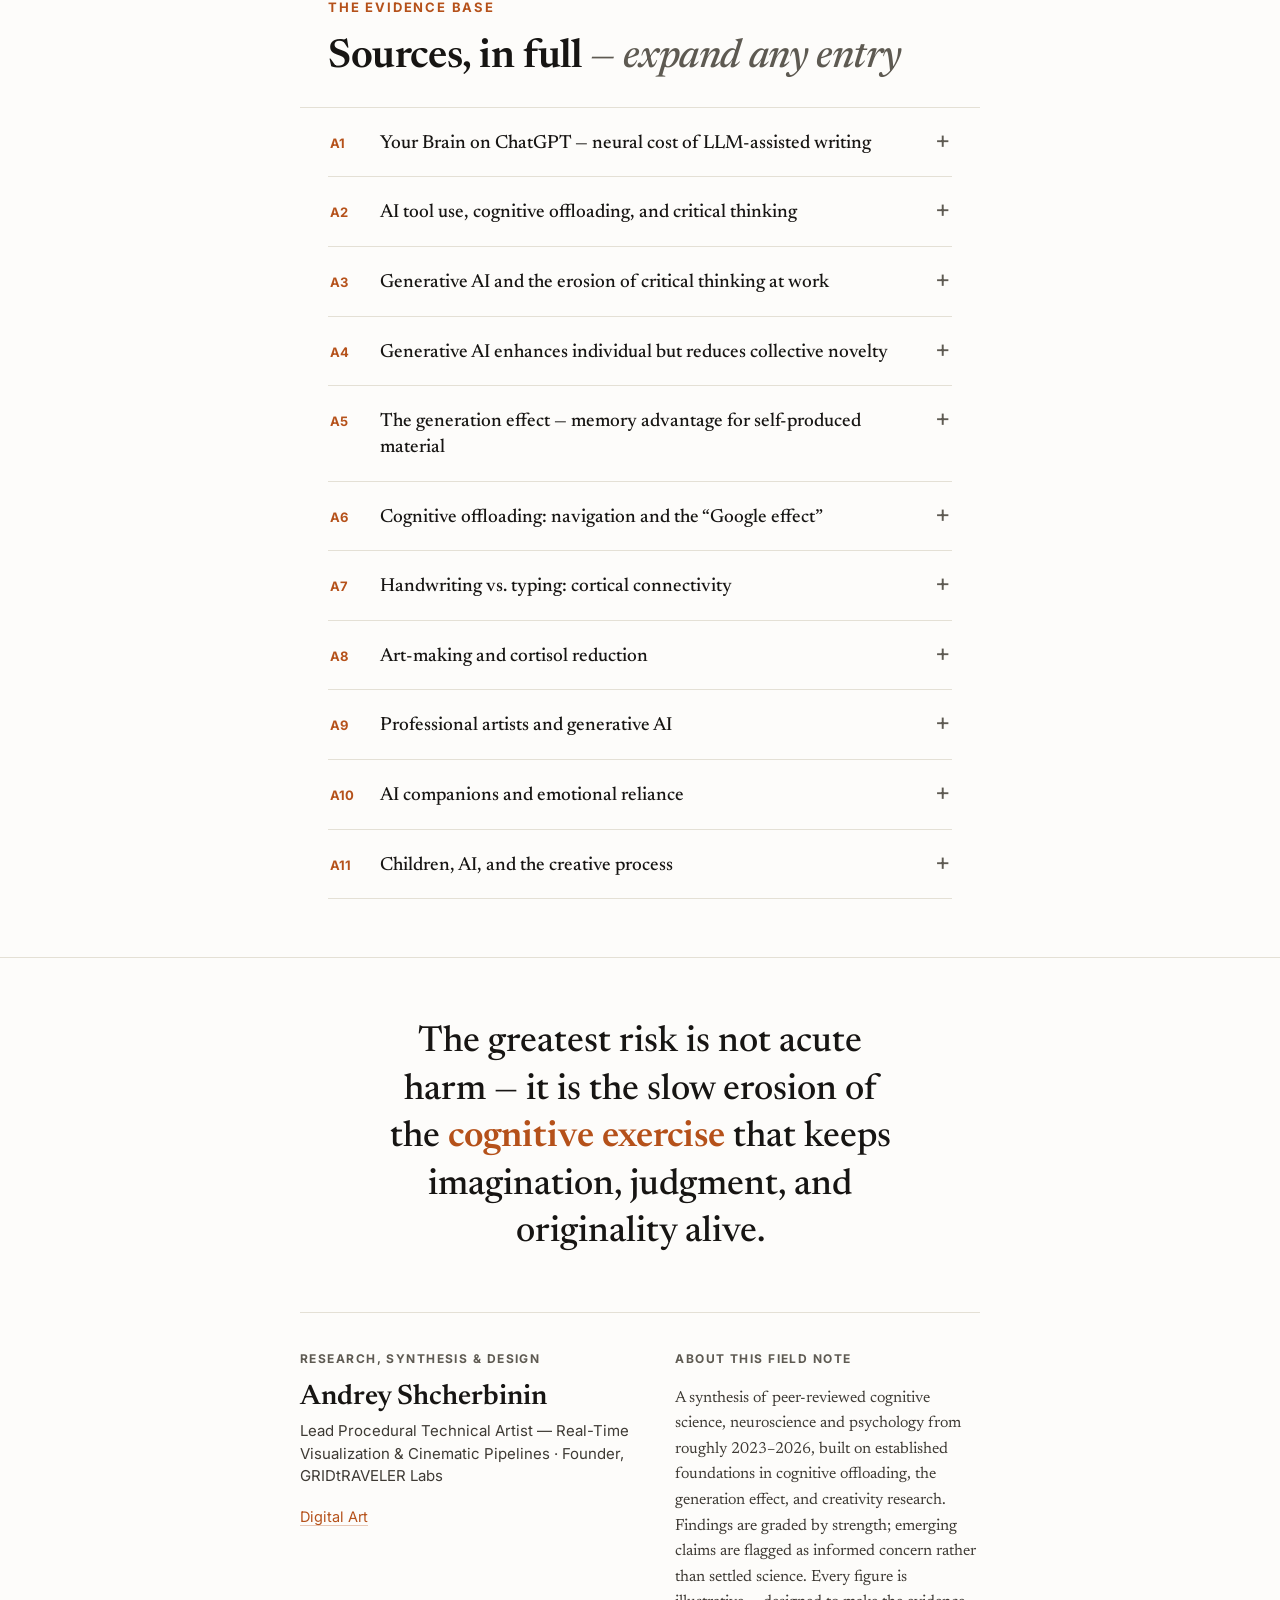
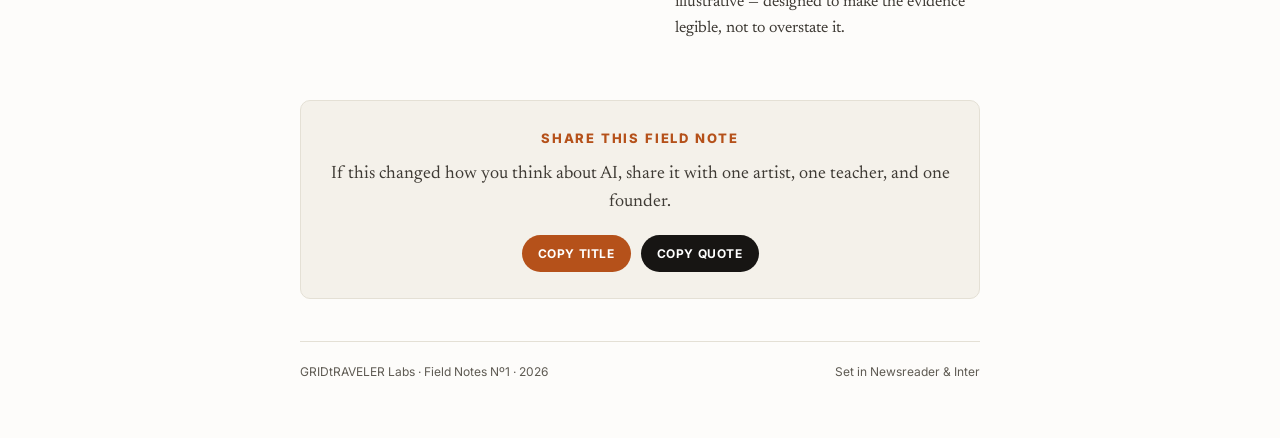
<file: outsourcingimagination (3).html>
<!DOCTYPE html>
<html lang="en">
<head>
<meta charset="UTF-8" />
<meta name="viewport" content="width=device-width, initial-scale=1.0" />
<title>The Human Cost of Outsourcing Imagination | AI, Creativity &amp; Cognitive Debt</title>
<meta name="description" content="An interactive research field note on AI, creativity, cognitive debt, idea homogenization, children, embodied practice, and the rule: generate first, then consult." />
<meta name="author" content="Andrey Shcherbinin" />
<meta name="robots" content="index, follow, max-image-preview:large" />
<meta name="theme-color" content="#FDFCFA" />
<link rel="canonical" href="https://www.gridtravelerlabs.com/outsourcingimagination.html" />

<meta property="og:type" content="article" />
<meta property="og:url" content="https://www.gridtravelerlabs.com/outsourcingimagination.html" />
<meta property="og:title" content="The Human Cost of Outsourcing Imagination" />
<meta property="og:description" content="AI is not the danger. Passive substitution is. The rule: generate first, then consult." />
<meta property="og:image" content="https://www.gridtravelerlabs.com/images/outsourcing-imagination-og.jpg" />
<meta property="og:image:secure_url" content="https://www.gridtravelerlabs.com/images/outsourcing-imagination-og.jpg" />
<meta property="og:image:width" content="1200" />
<meta property="og:image:height" content="627" />
<meta property="og:image:alt" content="Editorial hero image for The Human Cost of Outsourcing Imagination with Japanese watercolor illustration." />
<meta property="og:site_name" content="GRIDtRAVELER Labs" />
<meta property="article:published_time" content="2026-06-16T00:00:00-04:00" />
<meta property="article:modified_time" content="2026-06-16T00:00:00-04:00" />
<meta property="article:author" content="Andrey Shcherbinin" />
<meta property="article:section" content="AI, Creativity, Cognitive Science" />
<meta property="article:tag" content="AI" />
<meta property="article:tag" content="Creativity" />
<meta property="article:tag" content="Cognitive Debt" />
<meta property="article:tag" content="Imagination" />

<meta name="twitter:card" content="summary_large_image" />
<meta name="twitter:title" content="The Human Cost of Outsourcing Imagination" />
<meta name="twitter:description" content="AI is not the danger. Passive substitution is. The rule: generate first, then consult." />
<meta name="twitter:image" content="https://www.gridtravelerlabs.com/images/outsourcing-imagination-og.jpg" />
<meta name="twitter:image:alt" content="Editorial hero image for The Human Cost of Outsourcing Imagination." />
<meta name="twitter:creator" content="@gridtraveler" />

<script type="application/ld+json">
{
  "@context": "https://schema.org",
  "@type": "Article",
  "headline": "The Human Cost of Outsourcing Imagination",
  "alternativeHeadline": "AI is not the danger. Passive substitution is.",
  "description": "An interactive research field note on AI, creativity, cognitive debt, idea homogenization, children, embodied practice, and the rule: generate first, then consult.",
  "author": {
    "@type": "Person",
    "name": "Andrey Shcherbinin",
    "url": "https://www.artstation.com/gridtraveler"
  },
  "publisher": {
    "@type": "Organization",
    "name": "GRIDtRAVELER Labs",
    "url": "https://www.gridtravelerlabs.com/"
  },
  "image": {
    "@type": "ImageObject",
    "url": "https://www.gridtravelerlabs.com/images/outsourcing-imagination-og.jpg",
    "width": 1200,
    "height": 627
  },
  "mainEntityOfPage": {
    "@type": "WebPage",
    "@id": "https://www.gridtravelerlabs.com/outsourcingimagination.html"
  },
  "datePublished": "2026-06-16T00:00:00-04:00",
  "dateModified": "2026-06-16T00:00:00-04:00",
  "keywords": [
    "outsourcing imagination",
    "AI and creativity",
    "cognitive debt",
    "cognitive offloading",
    "generation effect",
    "idea homogenization",
    "generate first then consult"
  ]
}
</script>

<link rel="preconnect" href="https://fonts.googleapis.com">
<link rel="preconnect" href="https://fonts.gstatic.com" crossorigin>
<link href="https://fonts.googleapis.com/css2?family=Newsreader:ital,opsz,wght@0,6..72,400;0,6..72,500;0,6..72,600;0,6..72,700;1,6..72,400;1,6..72,500&family=Inter:wght@400;500;600;700;800&display=swap" rel="stylesheet">
<style>
  :root{
    /* light / reading */
    --bg:#FDFCFA;
    --text:#171513;
    --text-2:#3E3A34;
    --text-3:#5E5A52;
    --rule:#E4E0D5;
    --card:#F4F1EA;
    --accent:#B5511A;        /* burnt orange, readable on white */
    --accent-deep:#933E10;
    /* dark / exhibit bands */
    --black:#0C0B0A;
    --on:#F3F0E8;
    --on-2:#B6B0A3;
    --on-3:#807A6E;
    --on-line:rgba(255,255,255,.16);
    --orange:#F07A1E;
    --gold:#DCA63E;
    --red:#E04B33;
    --readw:680px;
    --maxw:1080px;
    --bodyfont:"Newsreader",Georgia,serif;
    --fs:21px;
    --lh:1.72;
  }
  body.sans{--bodyfont:"Inter",system-ui,sans-serif;--lh:1.66;}
  body.big{--fs:23px;}

  *{box-sizing:border-box;}
  html{scroll-behavior:smooth;-webkit-text-size-adjust:100%;}
  body{margin:0;background:var(--bg);color:var(--text);font-family:var(--bodyfont);font-size:var(--fs);line-height:var(--lh);-webkit-font-smoothing:antialiased;text-rendering:optimizeLegibility;overflow-x:hidden;}
  ::selection{background:var(--accent);color:#fff;}

  .wrap{max-width:var(--maxw);margin:0 auto;padding:0 28px;}
  .read{max-width:var(--readw);margin-left:auto;margin-right:auto;}
  .ui{font-family:"Inter",system-ui,sans-serif;}
  .eyebrow{font-family:"Inter",sans-serif;font-weight:600;font-size:13px;letter-spacing:.14em;text-transform:uppercase;color:var(--accent);}
  a{color:var(--accent);text-decoration:none;border-bottom:1px solid rgba(181,81,26,.3);}
  a:hover{border-color:var(--accent);}

  /* top bar */
  .topbar{position:fixed;top:0;left:0;right:0;z-index:50;height:52px;display:flex;align-items:center;justify-content:space-between;gap:14px;padding:0 20px;background:rgba(253,252,250,.9);backdrop-filter:blur(8px);border-bottom:1px solid var(--rule);}
  .brand{font-family:"Inter",sans-serif;font-weight:600;font-size:12px;letter-spacing:.12em;text-transform:uppercase;color:var(--text-3);white-space:nowrap;}
  .brand b{color:var(--text);}
  .reader{display:flex;align-items:center;gap:6px;}
  .reader .grp{display:inline-flex;border:1px solid var(--rule);border-radius:6px;overflow:hidden;}
  .reader button{font-family:"Inter",sans-serif;font-weight:600;font-size:12px;border:0;background:#fff;color:var(--text-3);padding:6px 11px;cursor:pointer;line-height:1;}
  .reader button.on{background:var(--text);color:#fff;}
  .reader .lbl{font-family:"Inter",sans-serif;font-size:11px;letter-spacing:.1em;text-transform:uppercase;color:var(--text-3);margin-right:2px;}
  @media(max-width:600px){.reader .lbl{display:none;}.brand{font-size:11px;}}
  .prog{position:fixed;top:52px;left:0;height:3px;width:0;z-index:50;background:var(--orange);transition:width .1s linear;}

  /* hero */
  .hero{padding:118px 0 56px;}
  .hero .eyebrow{display:block;margin-bottom:20px;}
  .hero-figure{max-width:var(--maxw);margin:40px auto 0;padding:0 28px;}
  .hero-figure img{display:block;width:100%;height:auto;border-radius:10px;border:1px solid var(--rule);box-shadow:0 18px 50px rgba(12,11,10,.10);}
  h1{font-family:"Newsreader",serif;font-weight:600;font-size:clamp(38px,6.4vw,66px);line-height:1.06;letter-spacing:-.01em;margin:0;color:var(--text);max-width:16ch;}
  h1 em{font-style:italic;font-weight:500;color:var(--accent);}
  .deck{font-family:var(--bodyfont);font-size:clamp(20px,2.4vw,25px);line-height:1.5;color:var(--text-2);max-width:40ch;margin:26px 0 0;}
  .deck b{color:var(--text);font-weight:600;}
  .byline{font-family:"Inter",sans-serif;font-size:14px;color:var(--text-3);margin-top:34px;}
  .byline b{color:var(--text);font-weight:600;}

  /* abstract */
  .abstract{padding:60px 0;}
  .ab-tag{font-family:"Inter",sans-serif;font-weight:700;font-size:12px;letter-spacing:.18em;text-transform:uppercase;color:var(--text-3);margin-bottom:20px;}
  .lead{font-size:clamp(21px,2.4vw,25px);line-height:1.58;color:var(--text);}
  .lead b{font-weight:600;}
  .pillars{display:grid;grid-template-columns:repeat(3,1fr);gap:30px;margin-top:48px;}
  .pillar{padding-top:16px;border-top:3px solid var(--accent);}
  .pillar h3{font-family:"Inter",sans-serif;font-weight:700;font-size:15px;margin:0 0 8px;color:var(--text);}
  .pillar p{font-size:16.5px;line-height:1.55;color:var(--text-2);margin:0;}
  @media(max-width:740px){.pillars{grid-template-columns:1fr;gap:22px;}}

  /* chapters (white reading) */
  section.chapter{padding:58px 0 0;border-top:1px solid var(--rule);}
  section.chapter.tail{padding-bottom:58px;}
  .ch-head{margin:0 auto 26px;max-width:var(--readw);padding:0 28px;}
  .ch-kicker{font-family:"Inter",sans-serif;font-weight:700;font-size:13px;letter-spacing:.14em;text-transform:uppercase;color:var(--accent);}
  .ch-kicker .n{color:var(--text-3);margin-right:10px;}
  h2{font-family:"Newsreader",serif;font-weight:600;font-size:clamp(28px,3.8vw,40px);line-height:1.12;letter-spacing:-.01em;margin:10px 0 0;color:var(--text);}
  h2 em{font-style:italic;font-weight:500;color:var(--text-3);}
  .ch-body{padding:0 28px;}
  .ch-body p{margin:0 0 22px;}
  .ch-body p:last-child{margin-bottom:0;}
  .pull{font-family:"Newsreader",serif;font-weight:500;font-size:clamp(23px,3vw,30px);line-height:1.3;color:var(--text);margin:34px auto;max-width:var(--readw);padding:0 28px 0 52px;border-left:3px solid var(--accent);box-sizing:content-box;}
  cite{display:block;font-family:"Inter",sans-serif;font-style:normal;font-size:14px;color:var(--text-3);margin:-10px 0 22px;}

  /* ===== BLACK EXHIBIT BANDS ===== */
  .band{background:var(--black);color:var(--on);padding:clamp(46px,6vw,78px) 0;margin:52px 0;}
  .band-inner{max-width:780px;margin:0 auto;padding:0 28px;}
  .fig-label{font-family:"Inter",sans-serif;font-weight:700;font-size:12px;letter-spacing:.16em;text-transform:uppercase;color:var(--orange);margin-bottom:24px;display:flex;align-items:center;gap:12px;}
  .fig-label::before{content:"";width:26px;height:2px;background:var(--orange);}
  .band figcaption{font-family:"Inter",sans-serif;font-size:14.5px;line-height:1.55;color:var(--on-2);margin-top:22px;max-width:66ch;}
  .band figcaption b{color:var(--on);font-weight:600;}

  /* segmented toggle on black */
  .seg{display:inline-flex;border:1px solid var(--on-line);border-radius:8px;overflow:hidden;background:rgba(255,255,255,.03);}
  .seg button{font-family:"Inter",sans-serif;font-weight:600;font-size:14px;border:0;background:transparent;color:var(--on-2);padding:11px 22px;cursor:pointer;transition:.2s;}
  .seg button.on{background:var(--orange);color:#140d05;}
  .seg button.danger.on{background:var(--red);color:#fff;}

  /* neural */
  .neural-box{position:relative;height:clamp(250px,40vw,340px);border-radius:8px;overflow:hidden;background:#070605;border:1px solid var(--on-line);}
  #neural{display:block;width:100%;height:100%;}
  .note{font-family:"Inter",sans-serif;font-size:15px;line-height:1.5;color:var(--on-2);margin:16px 0 0;max-width:60ch;}
  .note b{color:var(--orange);font-weight:600;}
  .ctrl-row{margin-top:18px;}

  /* bars */
  .ebars{display:grid;grid-template-columns:repeat(3,1fr);gap:20px;align-items:end;height:clamp(240px,42vw,300px);}
  .ebar{display:flex;flex-direction:column;justify-content:flex-end;align-items:center;height:100%;}
  .ebar .col{width:100%;max-width:130px;border-radius:5px 5px 0 0;height:0;position:relative;transition:height 1.1s cubic-bezier(.2,.8,.2,1);}
  .ebar .col .pct{position:absolute;top:-40px;left:0;right:0;text-align:center;font-family:"Inter",sans-serif;font-weight:800;font-size:28px;color:var(--on);}
  .ebar .lbl{font-family:"Inter",sans-serif;margin-top:14px;text-align:center;font-size:13.5px;line-height:1.4;color:var(--on-2);}
  .ebar .lbl b{display:block;font-weight:700;font-size:13px;color:var(--on);margin-bottom:2px;}

  /* homogenization */
  .homo{display:grid;grid-template-columns:1.05fr .95fr;gap:34px;align-items:center;}
  @media(max-width:720px){.homo{grid-template-columns:1fr;gap:26px;}}
  .slab label{font-family:"Inter",sans-serif;font-weight:600;font-size:14px;color:var(--on);display:flex;justify-content:space-between;}
  .slab label .v{color:var(--orange);font-weight:800;}
  input[type=range]{width:100%;-webkit-appearance:none;appearance:none;height:4px;background:rgba(255,255,255,.2);border-radius:4px;outline:none;margin:16px 0;}
  input[type=range]::-webkit-slider-thumb{-webkit-appearance:none;width:26px;height:26px;border-radius:50%;background:var(--orange);border:3px solid #0C0B0A;box-shadow:0 0 0 1px var(--orange);cursor:pointer;}
  input[type=range]::-moz-range-thumb{width:22px;height:22px;border-radius:50%;background:var(--orange);border:3px solid #0C0B0A;cursor:pointer;}
  .legend{display:flex;gap:22px;flex-wrap:wrap;margin-top:4px;}
  .legend span{font-family:"Inter",sans-serif;font-size:14px;color:var(--on-2);display:flex;align-items:center;gap:8px;}
  .legend i{width:20px;height:3px;border-radius:2px;display:inline-block;}
  .reads{display:grid;grid-template-columns:1fr 1fr;gap:12px;margin-top:22px;}
  .read-stat{background:rgba(255,255,255,.04);border:1px solid var(--on-line);border-radius:8px;padding:14px;text-align:center;}
  .read-stat .k{font-family:"Inter",sans-serif;font-weight:600;font-size:12px;letter-spacing:.06em;text-transform:uppercase;color:var(--on-3);}
  .read-stat .val{font-family:"Inter",sans-serif;font-weight:800;font-size:32px;margin-top:4px;line-height:1;}
  .read-stat.indiv .val{color:var(--orange);}
  .read-stat.coll .val{color:var(--red);}

  /* stats */
  .statgrid{display:grid;grid-template-columns:repeat(4,1fr);gap:26px;text-align:center;}
  @media(max-width:640px){.statgrid{grid-template-columns:1fr 1fr;gap:34px 18px;}}
  .stat .big{font-family:"Newsreader",serif;font-weight:600;font-size:clamp(50px,9vw,72px);line-height:1;color:var(--orange);}
  .stat .lab{font-family:"Inter",sans-serif;font-size:14px;line-height:1.45;color:var(--on-2);margin-top:10px;}

  /* brain */
  .brain-cmp{text-align:center;}
  .brain-stage{display:flex;justify-content:center;margin-top:18px;min-height:260px;align-items:center;}
  #brainSvg{width:100%;max-width:430px;}

  /* scale */
  .scale-wrap{text-align:center;}
  #scaleSvg{width:100%;max-width:470px;}
  .verdict{font-family:"Newsreader",serif;font-size:21px;margin-top:14px;color:var(--on-2);min-height:30px;}
  .verdict b{font-weight:600;}

  /* equation on black */
  .equation{max-width:680px;margin:0 auto;text-align:center;}
  .eq-row{display:flex;align-items:center;justify-content:center;gap:14px;flex-wrap:wrap;padding:22px 0;font-family:"Newsreader",serif;font-size:clamp(21px,3.6vw,32px);font-weight:500;color:var(--on);}
  .eq-row + .eq-row{border-top:1px solid var(--on-line);}
  .eq-row .arrow{color:var(--on-3);}
  .eq-row .good{color:var(--orange);font-weight:600;}
  .eq-row .bad{color:var(--red);font-weight:600;}
  .eq-foot{font-family:"Newsreader",serif;font-style:italic;font-size:clamp(17px,2.2vw,20px);color:var(--on-2);margin-top:20px;}

  /* recs (white) */
  .recs{display:grid;grid-template-columns:repeat(2,1fr);gap:30px 40px;max-width:var(--readw);margin:0 auto;padding:0 28px;}
  @media(max-width:720px){.recs{grid-template-columns:1fr;gap:26px;}}
  .rec{border-top:1px solid var(--rule);padding-top:16px;}
  .rec .rn{font-family:"Inter",sans-serif;font-weight:700;font-size:13px;color:var(--accent);}
  .rec h4{font-family:"Newsreader",serif;font-weight:600;font-size:21px;margin:6px 0 8px;color:var(--text);}
  .rec p{font-size:16.5px;line-height:1.55;color:var(--text-2);margin:0;}
  .rec .who{font-family:"Inter",sans-serif;font-weight:600;font-size:11.5px;letter-spacing:.08em;text-transform:uppercase;color:var(--text-3);margin-top:10px;}



  /* quick take / viral summary — full-width black exhibit band */
  .quicktake-band{margin:52px 0;}
  .quicktake-band .qt-label{font-family:"Inter",sans-serif;font-weight:800;font-size:12px;letter-spacing:.16em;text-transform:uppercase;color:var(--orange);margin-bottom:18px;}
  .quicktake-band p{font-size:clamp(20px,2.4vw,25px);line-height:1.45;margin:0 0 16px;color:var(--on);}
  .quicktake-band p:last-child{margin-bottom:0;}
  .quicktake-band .qt-rule{font-family:"Inter",sans-serif;font-weight:800;font-size:clamp(18px,2.2vw,23px);letter-spacing:.01em;color:var(--orange);}

  .launch-box{max-width:var(--readw);margin:42px auto 0;background:var(--card);border:1px solid var(--rule);border-radius:10px;padding:26px 28px;text-align:center;}
  .launch-box h3{font-family:"Inter",sans-serif;font-weight:800;font-size:13px;letter-spacing:.14em;text-transform:uppercase;color:var(--accent);margin:0 0 12px;}
  .launch-box p{font-size:18px;line-height:1.55;color:var(--text-2);margin:0;}
  .copy-actions{display:flex;justify-content:center;gap:10px;flex-wrap:wrap;margin-top:18px;}
  .copy-actions button{font-family:"Inter",sans-serif;font-weight:700;font-size:12px;letter-spacing:.05em;text-transform:uppercase;color:#fff;background:var(--accent);border:0;border-radius:999px;padding:11px 16px;cursor:pointer;}
  .copy-actions button.secondary{background:var(--text);}
  .copy-actions button:focus-visible{outline:3px solid rgba(181,81,26,.35);outline-offset:3px;}

  /* caveat (white) */
  .caveat{max-width:var(--readw);margin:42px auto 0;background:var(--card);border:1px solid var(--rule);border-radius:10px;padding:28px 30px;}
  .caveat h3{font-family:"Inter",sans-serif;font-weight:700;font-size:13px;letter-spacing:.12em;text-transform:uppercase;color:var(--accent);margin:0 0 16px;}
  .caveat ul{margin:0;padding:0;list-style:none;}
  .caveat li{font-size:16.5px;line-height:1.55;color:var(--text-2);margin-bottom:14px;padding-left:22px;position:relative;}
  .caveat li:last-child{margin-bottom:0;}
  .caveat li::before{content:"";position:absolute;left:0;top:11px;width:8px;height:8px;border-radius:2px;background:var(--accent);}

  /* citations (white) */
  .acc{max-width:var(--readw);margin:0 auto;padding:0 28px;border-top:1px solid var(--rule);}
  details{border-bottom:1px solid var(--rule);}
  summary{list-style:none;cursor:pointer;padding:20px 2px;display:flex;align-items:baseline;gap:16px;}
  summary::-webkit-details-marker{display:none;}
  summary:hover .stitle{color:var(--accent);}
  summary .sidx{font-family:"Inter",sans-serif;font-weight:700;font-size:13px;color:var(--accent);min-width:34px;}
  summary .stitle{font-family:"Newsreader",serif;font-weight:500;font-size:19px;line-height:1.35;flex:1;color:var(--text);transition:.15s;}
  summary .splus{font-family:"Inter",sans-serif;font-size:24px;line-height:1;color:var(--text-3);transition:transform .25s;}
  details[open] summary .splus{transform:rotate(45deg);color:var(--accent);}
  .acc-body{padding:0 2px 24px 50px;font-size:16.5px;line-height:1.6;color:var(--text-2);}
  .acc-body .meta{font-family:"Inter",sans-serif;font-size:13.5px;color:var(--text-3);margin-bottom:10px;}
  @media(max-width:540px){.acc-body{padding-left:2px;}}

  /* colophon (white) */
  .colophon{padding:62px 0 56px;border-top:1px solid var(--rule);}
  .cq{font-family:"Newsreader",serif;font-weight:500;font-size:clamp(24px,3.6vw,36px);line-height:1.32;color:var(--text);max-width:24ch;margin:0 auto;text-align:center;}
  .cq b{color:var(--accent);font-weight:600;}
  .credits{max-width:var(--readw);margin:54px auto 0;display:grid;grid-template-columns:1.1fr 1fr;gap:40px;border-top:1px solid var(--rule);padding-top:36px;}
  @media(max-width:720px){.credits{grid-template-columns:1fr;gap:28px;}}
  .clab{font-family:"Inter",sans-serif;font-weight:700;font-size:12px;letter-spacing:.12em;text-transform:uppercase;color:var(--text-3);margin-bottom:12px;}
  .cname{font-family:"Newsreader",serif;font-weight:600;font-size:28px;color:var(--text);line-height:1.1;}
  .crole{font-family:"Inter",sans-serif;font-size:15px;color:var(--text-2);margin-top:8px;line-height:1.5;}
  .ccon{font-family:"Inter",sans-serif;font-size:14.5px;color:var(--text-3);margin-top:16px;line-height:1.8;}
  .cnote{font-family:var(--bodyfont);font-size:16px;color:var(--text-2);line-height:1.6;}
  .footline{max-width:var(--readw);margin:42px auto 0;border-top:1px solid var(--rule);padding-top:20px;font-family:"Inter",sans-serif;font-size:12px;color:var(--text-3);display:flex;justify-content:space-between;flex-wrap:wrap;gap:10px;}

  .reveal{opacity:0;transform:translateY(14px);transition:opacity .7s ease,transform .7s ease;}
  .reveal.in{opacity:1;transform:none;}
  @media(prefers-reduced-motion:reduce){*{animation:none!important;transition:none!important;}.reveal{opacity:1;transform:none;}}
  @media(max-width:560px){
    :root{--fs:18.5px;}
    body.big{--fs:20.5px;}
    .wrap,.ch-head,.ch-body,.recs,.acc,.band-inner{padding-left:22px;padding-right:22px;}
    .pull{padding-left:30px;padding-right:22px;}
  }
</style>
</head>
<body>

<div class="topbar">
  <div class="brand"><b>GRIDtRAVELER</b> Labs — Field Notes Nº1</div>
  <div class="reader">
    <span class="lbl">Type</span>
    <span class="grp" id="fontGrp"><button data-font="serif" class="on">Serif</button><button data-font="sans">Sans</button></span>
    <span class="grp" id="sizeGrp"><button data-size="normal" class="on">A</button><button data-size="big" style="font-size:15px">A</button></span>
  </div>
</div>
<div class="prog" id="prog"></div>

<header class="hero">
  <div class="wrap read">
    <span class="eyebrow reveal in">A Research Synthesis · Cognitive Science · 2026</span>
    <h1 class="reveal in">The human cost of outsourcing <em>imagination</em></h1>
    <p class="deck reveal in">What happens to the mind when we hand creativity to a machine? The evidence draws one exacting line: <b>the harm is not the tool — it is whether the human still does the generative work.</b></p>
    <p class="byline reveal in">Research, synthesis &amp; design by <b>Andrey Shcherbinin</b> · GRIDtRAVELER Labs</p>
  </div>
  <figure class="hero-figure reveal in">
    <img src="images/outsourcing-imagination-og.jpg" width="1200" height="627" alt="A figure in ink-wash style writing by hand as origami cranes and a tree of branching neurons rise from the mind, over the title The Human Cost of Outsourcing Imagination." loading="eager" fetchpriority="high" />
  </figure>
</header>

<section class="band quicktake-band reveal" aria-labelledby="quicktake-title">
  <div class="band-inner" id="quicktake-title">
    <div class="qt-label">The 10-second version</div>
    <p><b>AI is not the enemy of imagination.</b><br>Passive substitution is.</p>
    <p>When humans generate first and use AI second, AI can amplify skill. When humans ask AI to generate first, the mind loses the exercise that builds memory, judgment, originality, and ownership.</p>
    <p class="qt-rule">Generate first. Then consult.</p>
  </div>
</section>

<section class="abstract">
  <div class="wrap read">
    <div class="ab-tag reveal">Abstract</div>
    <p class="lead reveal">The strongest current evidence shows that <b>passive, substitutive</b> delegation of creative work to AI measurably reduces neural engagement, weakens memory and critical thinking, and homogenizes ideas — while <b>active, collaborative</b> use can augment what a person produces. The deepest risks are not acute; they are slow and developmental, removing the very mental exercise that builds reserve and sustains meaning.</p>
    <div class="pillars reveal">
      <div class="pillar"><h3>The dividing line</h3><p>Generate first, then consult. When AI replaces the generative act instead of extending it, the benefit of doing the work disappears.</p></div>
      <div class="pillar"><h3>The slow erosion</h3><p>Imagination builds the reserve that protects against decline. Outsource it and you remove the exercise — “use it or lose it.”</p></div>
      <div class="pillar"><h3>The honest caveat</h3><p>The foundations are robust; the direct AI studies are recent and small. Treat the long-term claims as informed concern, not settled fact.</p></div>
    </div>
  </div>
</section>

<!-- 01 -->
<section class="chapter" id="cognition">
  <div class="ch-head reveal"><span class="ch-kicker"><span class="n">01</span>Cognitive degeneration</span><h2>The brain goes quiet <em>when the machine does the thinking</em></h2></div>
  <div class="ch-body read reveal">
    <p>Humans have always offloaded memory — to books, to partners, to the search bar. In moderation it is adaptive. But offloading changes what the brain retains, and creativity is the faculty most exposed, because it is built entirely from the act of generating.</p>
    <p>In the MIT Media Lab’s <em>Your Brain on ChatGPT</em> study, fifty-four writers worked in one of three conditions. EEG showed brain-only writers had the strongest, most distributed connectivity; search users moderate; LLM users the weakest. LLM users reported the lowest ownership of their essays and often could not quote work they had just produced.</p>
    <cite>Kosmyna et al., MIT, 2025</cite>
  </div>
  <p class="pull reveal">An increase in individual creativity, at the risk of losing collective novelty.</p>

  <figure class="band reveal">
    <div class="band-inner">
      <div class="fig-label">Figure 1 · A mind, engaged and disengaged</div>
      <div class="neural-box"><canvas id="neural"></canvas></div>
      <div class="ctrl-row"><div class="seg" role="group" aria-label="Engagement state"><button id="bMind" class="on">Engaged mind</button><button id="bAI" class="danger">AI-assisted</button></div></div>
      <p class="note" id="note">The engaged mind fires densely. Switch to AI-assisted and the connections thin — the MIT study calls this <b>cognitive debt</b>.</p>
    </div>
  </figure>

  <div class="ch-body read reveal">
    <p>Two behavioral studies reinforce the pattern: heavier AI reliance correlates with weaker critical thinking, mediated by cognitive offloading and concentrated in the young; and higher confidence in AI predicts <em>less</em> critical thinking, as effort shifts from creating to merely checking.</p>
    <cite>Gerlich 2025 · Lee et al., Microsoft &amp; CMU, 2025</cite>
  </div>

  <figure class="band reveal">
    <div class="band-inner">
      <div class="fig-label">Figure 2 · Neural connectivity by writing condition</div>
      <div class="ebars" id="ebars">
        <div class="ebar" data-h="92"><div class="col" style="background:linear-gradient(180deg,#F8973F,#F07A1E)"><span class="pct">92</span></div><div class="lbl"><b>Brain-only</b>strongest, distributed</div></div>
        <div class="ebar" data-h="58"><div class="col" style="background:linear-gradient(180deg,#8c857a,#615b52)"><span class="pct">58</span></div><div class="lbl"><b>Search engine</b>moderate</div></div>
        <div class="ebar" data-h="29"><div class="col" style="background:linear-gradient(180deg,#E96A52,#E04B33)"><span class="pct">29</span></div><div class="lbl"><b>LLM-assisted</b>weakest</div></div>
      </div>
      <figcaption><b>Illustrative.</b> A schematic of the study’s reported ordering of EEG connectivity, not exact magnitudes. The authors caution against language like “brain damage”: this captures task-time engagement, not proven permanent harm.</figcaption>
    </div>
  </figure>

  <div class="ch-body read reveal" style="padding-bottom:58px;">
    <p>The mechanism is old and well-evidenced. The <em>generation effect</em> — a memory advantage of roughly half a standard deviation for material we produce ourselves over material we merely read — has held across eighty-six studies. AI that produces the sentence, the answer, or the image removes exactly that generative act. This is the bridge between “AI did it for me” and “I never learned it.”</p>
    <cite>Bertsch et al., 2007</cite>
  </div>
</section>

<!-- 02 -->
<section class="chapter" id="homogenization">
  <div class="ch-head reveal"><span class="ch-kicker"><span class="n">02</span>Idea homogenization</span><h2>Everyone improves <em>and the work grows the same</em></h2></div>
  <div class="ch-body read reveal">
    <p>In a controlled experiment, writers given AI story ideas produced work rated more creative and enjoyable — especially weaker writers. But the AI-assisted stories were markedly more similar to one another. Individual creativity rose; collective novelty fell. The authors call it a social dilemma: each writer is better off, yet a narrower band of ideas survives.</p>
    <cite>Doshi &amp; Hauser, Science Advances, 2024</cite>
  </div>
  <figure class="band reveal">
    <div class="band-inner">
      <div class="fig-label">Figure 3 · The social dilemma of assistance</div>
      <div class="homo">
        <div><svg id="homoChart" viewBox="0 0 460 300" width="100%" role="img" aria-label="Individual creativity rising while collective diversity falls"></svg></div>
        <div class="slab">
          <label for="aiLevel"><span>AI assistance</span><span class="v" id="aiLevelV">40%</span></label>
          <input type="range" id="aiLevel" min="0" max="100" value="40" aria-label="AI assistance level"/>
          <div class="legend"><span><i style="background:#F07A1E"></i>Individual creativity</span><span><i style="background:#E04B33"></i>Collective diversity</span></div>
          <div class="reads">
            <div class="read-stat indiv"><div class="k">Individual</div><div class="val" id="indivV">+18%</div></div>
            <div class="read-stat coll"><div class="k">Collective</div><div class="val" id="collV">−11%</div></div>
          </div>
        </div>
      </div>
      <figcaption><b>Illustrative model.</b> As assistance climbs, the average story improves while the set of stories converges. Anchoring on statistically central suggestions narrows the raw material of culture — which then feeds back as training data and as examples we imitate.</figcaption>
    </div>
  </figure>
</section>

<!-- 03 -->
<section class="chapter tail" id="mental">
  <div class="ch-head reveal"><span class="ch-kicker"><span class="n">03</span>Mental &amp; emotional cost</span><h2>Creativity is protective <em>— displacing it has a price</em></h2></div>
  <div class="ch-body read reveal">
    <p>Creative expression is not a luxury for the mind; it is maintenance. Art-making lowers cortisol — in one study, three in four participants’ levels dropped after a forty-five-minute session. Flow, the total absorption in a challenge matched to skill, reliably tracks with happiness, intrinsic motivation and emotional regulation.</p>
    <cite>Kaimal et al., 2016</cite>
    <p>But flow <em>requires the struggle</em>. The best moments arrive when mind or body is stretched to its limit in a voluntary effort to do something difficult and worthwhile. Instant generation removes the struggle that produces the reward — a structural threat to the very state that makes creative work nourishing.</p>
    <p>For professional artists the cost is already visible. In a survey of 378 verified visual artists, ninety-nine percent disliked generative AI, with open responses describing demoralization, fear, and younger artists leaving the field. And heavy reliance on AI companions shows a comfort-then-distress pattern, with the heaviest users reporting more loneliness.</p>
    <cite>Jiang et al., 2024 · Fang et al., 2025</cite>
  </div>
</section>

<!-- 04 -->
<section class="chapter" id="physical">
  <div class="ch-head reveal"><span class="ch-kicker"><span class="n">04</span>Physical &amp; embodied loss</span><h2>The hand teaches the brain <em>— the prompt does not</em></h2></div>
  <div class="ch-body read reveal">
    <p>The physical risks are mostly indirect, and they run through the body. Handwriting produces far more elaborate brain connectivity than typing, engaging parietal and central regions tied to memory and learning that keyboarding barely touches. Musical practice drives structural plasticity; craft and drawing track with reduced dementia risk and higher cognitive reserve.</p>
    <cite>van der Weel &amp; van der Meer, 2024</cite>
    <p>Prompt-only generation bypasses the fine-motor, sensorimotor and sustained-attention work that gives these activities their neurological value. Add the reward asymmetry — effortless instant output versus the delayed, effortful reward of making by hand — and the pull toward passive consumption is built in.</p>
  </div>
  <figure class="band reveal">
    <div class="band-inner brain-cmp">
      <div class="fig-label" style="justify-content:center">Figure 4 · Cortical activation — by hand vs. by keyboard</div>
      <div class="seg" role="group" aria-label="Activation mode"><button id="brainHand" class="on">By hand</button><button id="brainType">By keyboard</button></div>
      <div class="brain-stage"><svg id="brainSvg" viewBox="0 0 440 300" role="img" aria-label="Stylized brain showing activation density"></svg></div>
      <figcaption style="margin-left:auto;margin-right:auto;text-align:center"><b>Schematic.</b> Density of lit nodes illustrates the qualitative finding that handwriting recruits widespread, connected activation while typing engages far less. Not an anatomical map.</figcaption>
    </div>
  </figure>
</section>

<!-- 05 -->
<section class="chapter" id="children">
  <div class="ch-head reveal"><span class="ch-kicker"><span class="n">05</span>Children &amp; development</span><h2>The highest stakes <em>— the least studied</em></h2></div>
  <div class="ch-body read reveal">
    <p>Imagination is built through play and effort. Pretend play supports executive function, self-regulation, language and social cognition; the generation effect and effortful learning are the engine of education — exactly what AI homework completion can short-circuit.</p>
    <p>Children are heavy adopters and barely studied. The leading close study of children’s creative process with AI watched just twelve seven-to-thirteen-year-olds — and caught a red flag: children abandoned their own ideas to match what the AI could produce. Asked about AI authorship, one eleven-year-old said it would “dismantle” the joy of reading for him.</p>
    <cite>Newman et al., University of Washington, 2024</cite>
  </div>
  <figure class="band reveal">
    <div class="band-inner">
      <div class="fig-label">Figure 5 · Adolescent adoption, United States</div>
      <div class="statgrid" id="statgrid">
        <div class="stat"><div class="big" data-to="70" data-suf="%">70%</div><div class="lab">have used a generative AI tool</div></div>
        <div class="stat"><div class="big" data-to="72" data-suf="%">72%</div><div class="lab">have used an AI companion</div></div>
        <div class="stat"><div class="big" data-to="52" data-suf="%">52%</div><div class="lab">are regular companion users</div></div>
        <div class="stat"><div class="big" data-to="13" data-suf="%">13%</div><div class="lab">use a companion every day</div></div>
      </div>
      <figcaption><b>Common Sense Media, 2024–2025.</b> Adoption is near-universal among teens, yet there is still no large controlled study of AI’s effect on children’s creativity — the urgent gap in the entire field.</figcaption>
    </div>
  </figure>
</section>

<!-- 06 -->
<section class="chapter" id="nuance">
  <div class="ch-head reveal"><span class="ch-kicker"><span class="n">06</span>Counterpoints &amp; nuance</span><h2>The same tool <em>cuts both ways</em></h2></div>
  <div class="ch-body read reveal">
    <p>The evidence is genuinely two-sided, and rigor demands the protective conditions be stated plainly. AI can keep critical thinking sharp when users stay vigilant verifiers; it can rescue a blocked writer; it can lift novices. The variable that decides harm or help is not the technology — it is whether the person still generates, or merely receives.</p>
  </div>
  <figure class="band reveal">
    <div class="band-inner scale-wrap">
      <div class="fig-label" style="justify-content:center">Figure 6 · What decides the outcome</div>
      <svg id="scaleSvg" viewBox="0 0 460 250" role="img" aria-label="A balance tilting between tool and replacement"></svg>
      <div class="seg" role="group" aria-label="Usage mode"><button id="scTool" class="on">AI as tool</button><button id="scRep" class="danger">AI as replacement</button></div>
      <div class="verdict" id="verdict">Used as a collaborator, AI <b style="color:#F07A1E">amplifies</b> human judgment.</div>
    </div>
  </figure>
</section>

<!-- 07 -->
<section class="chapter tail" id="guidance">
  <div class="ch-head reveal"><span class="ch-kicker"><span class="n">07</span>Practical guidance</span><h2>How to keep the faculty <em>you are tempted to outsource</em></h2></div>
  <div class="recs reveal">
    <div class="rec"><div class="rn">i.</div><h4>Generate first, then consult</h4><p>Produce your own draft, sketch or solution before opening AI, then use it to critique or extend. This preserves the generation effect and your sense of ownership.</p><div class="who">For individuals</div></div>
    <div class="rec"><div class="rn">ii.</div><h4>Make it question you</h4><p>Use AI as a Socratic partner, not an answer machine. Treat its first output as a point to diverge from, never an anchor to settle on.</p><div class="who">For individuals</div></div>
    <div class="rec"><div class="rn">iii.</div><h4>Protect the hand</h4><p>Keep effortful, embodied practice — handwriting, an instrument, drawing, craft — as deliberate cognitive exercise. The benefit lives in the doing.</p><div class="who">For individuals</div></div>
    <div class="rec"><div class="rn">iv.</div><h4>Watch the dependency signals</h4><p>Declining ability to work unaided, loss of flow and enjoyment, emotional reliance, less real-world contact — thresholds for a deliberate AI fast.</p><div class="who">For individuals</div></div>
    <div class="rec"><div class="rn">v.</div><h4>Design school use developmental</h4><p>Assess process and reasoning, not just output. Require students to generate before they prompt. Teach AI literacy and verification as core skills.</p><div class="who">For educators</div></div>
    <div class="rec"><div class="rn">vi.</div><h4>Keep childhood mostly offline</h4><p>Protect unstructured imaginative play and handwriting as non-negotiable developmental infrastructure — children themselves tend to prefer offline tools.</p><div class="who">For parents</div></div>
  </div>
  <div class="caveat reveal">
    <h3>Read these findings honestly</h3>
    <ul>
      <li>The decades-old foundations — offloading, the generation effect, creativity-and-wellbeing, neuroplasticity, cognitive reserve — are well-established. The direct AI evidence is recent, small-sample and short-term; some is preprint or not yet replicated.</li>
      <li>Several headline correlations cannot fully rule out reverse causation, though stronger designs — longitudinal navigation data, the Doshi &amp; Hauser experiment, the MIT crossover — push toward genuine causal effects.</li>
      <li>Effects are conditional, not deterministic. “AI harms creativity” is too blunt — the evidence points squarely at <em>passive substitution</em> as the harmful mode.</li>
    </ul>
  </div>
</section>

<!-- EQUATION on black -->
<figure class="band reveal" style="margin:0;">
  <div class="band-inner">
    <div class="equation">
      <div class="eq-row">Create, then consult <span class="arrow">→</span> <span class="good">Amplification</span></div>
      <div class="eq-row">Consult instead of creating <span class="arrow">→</span> <span class="bad">Erosion</span></div>
      <p class="eq-foot">The mind is built to generate — not only to receive.</p>
    </div>
  </div>
</figure>

<!-- EVIDENCE -->
<section class="chapter tail" id="evidence" style="padding-top:58px;">
  <div class="ch-head reveal"><span class="ch-kicker">The evidence base</span><h2>Sources, in full <em>— expand any entry</em></h2></div>
  <div class="acc reveal" id="acc">
    <details><summary><span class="sidx">A1</span><span class="stitle">Your Brain on ChatGPT — neural cost of LLM-assisted writing</span><span class="splus">+</span></summary><div class="acc-body"><div class="meta">Kosmyna et al. · MIT Media Lab · arXiv 2506.08872 · 2025 · n = 54, EEG</div>Across three writing conditions, brain-only writers showed the strongest, most distributed EEG connectivity and LLM users the weakest. LLM users reported the lowest ownership and often could not quote what they had written — “cognitive debt.” A preprint with a small final sample; single model and task. The authors discourage sensational framing.</div></details>
    <details><summary><span class="sidx">A2</span><span class="stitle">AI tool use, cognitive offloading, and critical thinking</span><span class="splus">+</span></summary><div class="acc-body"><div class="meta">Gerlich · Societies 15(1):6 · January 2025 · n = 666, UK</div>A significant negative correlation between frequent AI use and critical-thinking scores, mediated by cognitive offloading and strongest among the youngest cohort. Higher education buffered the effect. Correlational design.</div></details>
    <details><summary><span class="sidx">A3</span><span class="stitle">Generative AI and the erosion of critical thinking at work</span><span class="splus">+</span></summary><div class="acc-body"><div class="meta">Lee et al. · Microsoft Research &amp; Carnegie Mellon · CHI 2025 · 319 knowledge workers</div>Higher confidence in AI predicted less critical thinking; higher self-confidence predicted more. Effort shifts from material production to critical integration, and AI users produced a less diverse set of outcomes — Bainbridge’s “irony of automation.”</div></details>
    <details><summary><span class="sidx">A4</span><span class="stitle">Generative AI enhances individual but reduces collective novelty</span><span class="splus">+</span></summary><div class="acc-body"><div class="meta">Doshi &amp; Hauser · Science Advances 10(28):eadn5290 · July 2024 · n = 293</div>AI story ideas raised individual creativity and enjoyment, especially for less-creative writers, while making stories markedly more similar — a social dilemma in which writers are individually better off but collective novelty narrows. A randomized experiment.</div></details>
    <details><summary><span class="sidx">A5</span><span class="stitle">The generation effect — memory advantage for self-produced material</span><span class="splus">+</span></summary><div class="acc-body"><div class="meta">Bertsch, Pesta, Wiscott &amp; McDaniel · Memory &amp; Cognition 35(2) · 2007 · 86 studies</div>A meta-analytic advantage of about 0.40 standard deviations for generated over read material — the foundational reason that removing the generative act removes the learning. Originating work: Slamecka &amp; Graf, 1978.</div></details>
    <details><summary><span class="sidx">A6</span><span class="stitle">Cognitive offloading: navigation and the “Google effect”</span><span class="splus">+</span></summary><div class="acc-body"><div class="meta">Dahmani &amp; Bohbot · Scientific Reports · 2020 · Sparrow, Liu &amp; Wegner · Science · 2011</div>Greater lifetime GPS use is associated with worse spatial memory and steeper decline in hippocampal-dependent navigation. Separately, expecting future digital access reduces recall while improving memory for where to find it.</div></details>
    <details><summary><span class="sidx">A7</span><span class="stitle">Handwriting vs. typing: cortical connectivity</span><span class="splus">+</span></summary><div class="acc-body"><div class="meta">van der Weel &amp; van der Meer · Frontiers in Psychology · 2024 · n = 36, 256-channel EEG</div>Handwriting produced far more elaborate, widespread brain connectivity than typing, engaging parietal and central regions linked to memory and learning that typing barely activated.</div></details>
    <details><summary><span class="sidx">A8</span><span class="stitle">Art-making and cortisol reduction</span><span class="splus">+</span></summary><div class="acc-body"><div class="meta">Kaimal, Ray &amp; Muniz · Art Therapy 33(2):74–80 · 2016 · n = 39</div>Three in four participants showed lower cortisol after a 45-minute art-making session — a statistically significant drop, independent of prior artistic experience.</div></details>
    <details><summary><span class="sidx">A9</span><span class="stitle">Professional artists and generative AI</span><span class="splus">+</span></summary><div class="acc-body"><div class="meta">Jiang, Taylor &amp; Agnew · CHI Extended Abstracts · 2024 · n = 378</div>Ninety-nine percent disliked generative AI; open responses describe demoralization, fear, and younger artists leaving the field. The psychological harm is better-evidenced than mass economic displacement, which remains contested.</div></details>
    <details><summary><span class="sidx">A10</span><span class="stitle">AI companions and emotional reliance</span><span class="splus">+</span></summary><div class="acc-body"><div class="meta">Fang et al. · MIT &amp; OpenAI RCT · 2025 · Yuan et al. · Replika study · 2025</div>Heavy daily chatbot use correlated with greater loneliness, dependence and reduced real-world socializing; companion effects are highly context-dependent — comfort for some, deepened distress over time for others.</div></details>
    <details><summary><span class="sidx">A11</span><span class="stitle">Children, AI, and the creative process</span><span class="splus">+</span></summary><div class="acc-body"><div class="meta">Newman et al. · University of Washington · CHI 2024 · Common Sense Media · 2024–2025</div>A small qualitative study found children abandoning their own ideas to match AI output. Adoption: 70% of teens have used a generative AI tool; 72% have tried an AI companion, 52% regular users, 13% daily. No large controlled study yet exists.</div></details>
  </div>
</section>

<footer class="colophon" id="credits">
  <div class="wrap">
    <p class="cq reveal">The greatest risk is not acute harm — it is the slow erosion of the <b>cognitive exercise</b> that keeps imagination, judgment, and originality alive.</p>
    <div class="credits reveal">
      <div>
        <div class="clab">Research, synthesis &amp; design</div>
        <div class="cname">Andrey Shcherbinin</div>
        <div class="crole">Lead Procedural Technical Artist — Real-Time Visualization &amp; Cinematic Pipelines · Founder, GRIDtRAVELER Labs</div>
        <div class="ccon"><a href="https://www.artstation.com/gridtraveler" rel="me noopener" target="_blank">Digital Art</a></div>
      </div>
      <div>
        <div class="clab">About this field note</div>
        <p class="cnote">A synthesis of peer-reviewed cognitive science, neuroscience and psychology from roughly 2023–2026, built on established foundations in cognitive offloading, the generation effect, and creativity research. Findings are graded by strength; emerging claims are flagged as informed concern rather than settled science. Every figure is illustrative — designed to make the evidence legible, not to overstate it.</p>
      </div>
    </div>

    <div class="launch-box reveal">
      <h3>Share this field note</h3>
      <p>If this changed how you think about AI, share it with one artist, one teacher, and one founder.</p>
      <div class="copy-actions" aria-label="Share actions">
        <button type="button" id="copyTitle">Copy title</button>
        <button type="button" id="copyQuote" class="secondary">Copy quote</button>
      </div>
    </div>
    <div class="footline"><span>GRIDtRAVELER Labs · Field Notes Nº1 · 2026</span><span>Set in Newsreader &amp; Inter</span></div>
  </div>
</footer>

<script>
(function(){
  "use strict";
  const reduce=window.matchMedia('(prefers-reduced-motion: reduce)').matches;


  function copyText(txt){
    if(navigator.clipboard && window.isSecureContext){navigator.clipboard.writeText(txt).catch(()=>{});}
    else{const ta=document.createElement('textarea');ta.value=txt;ta.style.position='fixed';ta.style.left='-9999px';document.body.appendChild(ta);ta.focus();ta.select();try{document.execCommand('copy');}catch(e){}document.body.removeChild(ta);}
  }
  const copyTitle=document.getElementById('copyTitle');
  const copyQuote=document.getElementById('copyQuote');
  if(copyTitle)copyTitle.addEventListener('click',()=>copyText('The Human Cost of Outsourcing Imagination — https://www.gridtravelerlabs.com/outsourcingimagination.html'));
  if(copyQuote)copyQuote.addEventListener('click',()=>copyText('AI is not the danger. Passive substitution is. Generate first. Then consult.'));

  document.getElementById('fontGrp').addEventListener('click',e=>{const b=e.target.closest('button');if(!b)return;document.body.classList.toggle('sans',b.dataset.font==='sans');[...e.currentTarget.children].forEach(x=>x.classList.toggle('on',x===b));});
  document.getElementById('sizeGrp').addEventListener('click',e=>{const b=e.target.closest('button');if(!b)return;document.body.classList.toggle('big',b.dataset.size==='big');[...e.currentTarget.children].forEach(x=>x.classList.toggle('on',x===b));});

  const prog=document.getElementById('prog');
  function sc(){const h=document.documentElement;const p=h.scrollTop/((h.scrollHeight-h.clientHeight)||1);prog.style.width=(Math.max(0,Math.min(1,p))*100)+'%';}
  window.addEventListener('scroll',sc,{passive:true});sc();

  const io=new IntersectionObserver(es=>{es.forEach(e=>{if(e.isIntersecting){e.target.classList.add('in');io.unobserve(e.target);}});},{threshold:.1,rootMargin:'0px 0px -5% 0px'});
  document.querySelectorAll('.reveal').forEach(el=>io.observe(el));

  /* neural — orange engaged / grey debt on black */
  const cv=document.getElementById('neural'),ctx=cv.getContext('2d');
  let W=0,H=0,dpr=1,nodes=[],eng=1,tgt=1,raf=null,t=0;
  function size(){const b=cv.parentElement.getBoundingClientRect();W=Math.max(1,b.width);H=Math.max(1,b.height);dpr=Math.min(window.devicePixelRatio||1,2);cv.width=W*dpr;cv.height=H*dpr;ctx.setTransform(dpr,0,0,dpr,0,0);build();}
  function build(){const d=W<480?7000:4600;const c=Math.max(48,Math.min(W<480?74:120,Math.round(W*H/d)));nodes=[];for(let i=0;i<c;i++)nodes.push({x:Math.random()*W,y:Math.random()*H,vx:(Math.random()-.5)*.14,vy:(Math.random()-.5)*.14,r:Math.random()*1.6+1,ph:Math.random()*6.283,a:Math.random()});}
  function mix(a,b){return Math.round(a*eng+b*(1-eng));}
  function frame(loop){
    t+=0.01;eng+=(tgt-eng)*0.05;ctx.clearRect(0,0,W,H);
    const litT=0.24+eng*0.76;                         // engaged: ~all lit · debt: ~30% lit
    const ld=(W<480?70:98)+eng*48;                    // engaged: long links · debt: short
    const R=mix(243,150),G=mix(126,140),B=mix(34,120);
    for(let i=0;i<nodes.length;i++){const a=nodes[i];if(a.a>=litT)continue;
      for(let j=i+1;j<nodes.length;j++){const b=nodes[j];if(b.a>=litT)continue;
        const dx=a.x-b.x,dy=a.y-b.y,dd=dx*dx+dy*dy;if(dd<ld*ld){const dist=Math.sqrt(dd);const f=1-dist/ld;const fire=Math.sin(t*1.9+a.ph+b.ph)*.5+.5;const al=f*(0.15+eng*0.36)*(0.42+fire*0.7);ctx.strokeStyle=`rgba(${R},${G},${B},${al})`;ctx.lineWidth=0.6+fire*0.7*eng;ctx.beginPath();ctx.moveTo(a.x,a.y);ctx.lineTo(b.x,b.y);ctx.stroke();}}}
    for(const n of nodes){n.x+=n.vx;n.y+=n.vy;if(n.x<2||n.x>W-2)n.vx*=-1;if(n.y<2||n.y>H-2)n.vy*=-1;
      const lit=n.a<litT,pulse=0.6+0.4*Math.sin(t*2.1+n.ph);
      if(lit){ctx.fillStyle=`rgba(${R},${G},${B},${0.52+pulse*0.4*eng})`;ctx.beginPath();ctx.arc(n.x,n.y,n.r*(0.9+pulse*0.55),0,6.283);ctx.fill();}
      else{ctx.fillStyle='rgba(150,140,124,.15)';ctx.beginPath();ctx.arc(n.x,n.y,1,0,6.283);ctx.fill();}}
    if(loop)raf=requestAnimationFrame(()=>frame(true));
  }
  function start(){if(raf)cancelAnimationFrame(raf);reduce?frame(false):frame(true);}
  window.addEventListener('resize',()=>{size();if(reduce)frame(false);});
  window.addEventListener('load',()=>{size();start();});size();start();
  const bMind=document.getElementById('bMind'),bAI=document.getElementById('bAI'),note=document.getElementById('note');
  bMind.addEventListener('click',()=>{tgt=1;bMind.classList.add('on');bAI.classList.remove('on');if(reduce){eng=1;frame(false);}note.innerHTML='The engaged mind fires densely. Switch to AI-assisted and the connections thin — the MIT study calls this <b>cognitive debt</b>.';});
  bAI.addEventListener('click',()=>{tgt=0.12;bAI.classList.add('on');bMind.classList.remove('on');if(reduce){eng=0.12;frame(false);}note.innerHTML='The network has gone quiet — most nodes dim, the web collapses. <b>This is cognitive debt made visible:</b> output still appears, but the brain did far less of the work.';});

  const eb=document.getElementById('ebars');
  if(eb){const o=new IntersectionObserver(es=>{es.forEach(e=>{if(e.isIntersecting){eb.querySelectorAll('.ebar').forEach(b=>b.querySelector('.col').style.height=b.dataset.h+'%');o.disconnect();}});},{threshold:.4});o.observe(eb);}

  /* homogenization */
  const chart=document.getElementById('homoChart'),sl=document.getElementById('aiLevel'),slv=document.getElementById('aiLevelV'),iv=document.getElementById('indivV'),cvl=document.getElementById('collV');
  const Wc=460,Hc=300,pL=44,pR=18,pT=20,pB=46;
  const iC=x=>1-Math.pow(1-x,1.7),cC=x=>Math.pow(1-x,1.4),yp=v=>pT+(1-v)*(Hc-pT-pB),xp=x=>pL+x*(Wc-pL-pR);
  function bc(){let g='';for(let i=0;i<=4;i++){const y=pT+i*(Hc-pT-pB)/4;g+=`<line x1="${pL}" y1="${y}" x2="${Wc-pR}" y2="${y}" stroke="rgba(255,255,255,.14)" stroke-width="1"/>`;}g+=`<text x="${pL}" y="${Hc-14}" font-family="Inter" font-size="13" fill="#807A6E">none</text><text x="${Wc-pR}" y="${Hc-14}" text-anchor="end" font-family="Inter" font-size="13" fill="#807A6E">total</text><text x="${(pL+Wc-pR)/2}" y="${Hc-1}" text-anchor="middle" font-family="Inter" font-weight="600" font-size="11" letter-spacing="1" fill="#807A6E">AI ASSISTANCE</text>`;let pi='',pc='';for(let k=0;k<=60;k++){const x=k/60;pi+=(k?'L':'M')+xp(x).toFixed(1)+' '+yp(iC(x)).toFixed(1)+' ';pc+=(k?'L':'M')+xp(x).toFixed(1)+' '+yp(cC(x)).toFixed(1)+' ';}g+=`<path d="${pi}" fill="none" stroke="#F07A1E" stroke-width="3"/><path d="${pc}" fill="none" stroke="#E04B33" stroke-width="3" stroke-dasharray="2 5"/><g id="mk"></g>`;chart.innerHTML=g;up();}
  function up(){const x=parseInt(sl.value,10)/100;slv.textContent=sl.value+'%';const a=iC(x),b=cC(x);iv.textContent='+'+Math.round(a*34)+'%';cvl.textContent='−'+Math.round((1-b)*32)+'%';const m=document.getElementById('mk');if(m)m.innerHTML=`<line x1="${xp(x)}" y1="${pT}" x2="${xp(x)}" y2="${Hc-pB}" stroke="#fff" stroke-width="1" opacity=".3"/><circle cx="${xp(x)}" cy="${yp(a)}" r="6" fill="#F07A1E" stroke="#0C0B0A" stroke-width="2"/><circle cx="${xp(x)}" cy="${yp(b)}" r="6" fill="#E04B33" stroke="#0C0B0A" stroke-width="2"/>`;}
  if(chart){bc();sl.addEventListener('input',up);}

  /* stats */
  const sg=document.getElementById('statgrid');
  if(sg){const o=new IntersectionObserver(es=>{es.forEach(e=>{if(e.isIntersecting){sg.querySelectorAll('.big').forEach(el=>{const to=+el.dataset.to,sf=el.dataset.suf||'';if(reduce){el.textContent=to+sf;return;}let c=0,st=Math.max(1,Math.round(to/38));const t=setInterval(()=>{c+=st;if(c>=to){c=to;clearInterval(t);}el.textContent=c+sf;},22);});o.disconnect();}});},{threshold:.4});o.observe(sg);}

  /* brain — orange engaged / grey sparse on black */
  const bs=document.getElementById('brainSvg'),hb=document.getElementById('brainHand'),tb=document.getElementById('brainType');
  const NS='http://www.w3.org/2000/svg';
  const BRAIN="M95,206 C60,201 47,166 70,141 C54,110 80,77 121,80 C129,57 159,55 169,78 C183,54 211,56 221,80 C237,55 267,57 277,82 C297,61 331,67 343,98 C373,104 389,135 372,161 C385,183 368,207 338,206 C351,223 344,245 318,245 C312,259 293,259 289,242 C275,250 247,248 233,234 C205,248 167,248 149,230 C123,242 99,230 100,206 C99,206 97,206 95,206 Z";
  const SULCI=["M150,118 C190,150 200,184 172,216","M250,94 C272,140 260,184 288,214","M118,150 C160,162 184,150 214,170","M300,120 C320,150 312,182 332,206"];
  const measure=document.createElementNS(NS,'svg');measure.setAttribute('viewBox','0 0 440 300');measure.setAttribute('style','position:absolute;width:0;height:0;overflow:hidden;');
  const geo=document.createElementNS(NS,'path');geo.setAttribute('d',BRAIN);measure.appendChild(geo);document.body.appendChild(measure);
  const mp=measure.createSVGPoint();
  function inside(x,y){mp.x=x;mp.y=y;try{return geo.isPointInFill(mp);}catch(e){return Math.hypot((x-220)/165,(y-155)/95)<1;}}
  const BB={x:47,y:55,w:342,h:204};
  function seed(n){const s=[];let tr=0;while(s.length<n&&tr<n*70){const x=BB.x+Math.random()*BB.w,y=BB.y+Math.random()*BB.h;tr++;if(inside(x,y))s.push({x,y,a:Math.random()});}return s;}
  function rb(mode){
    const dense=mode==='hand',s=seed(160),litT=dense?0.93:0.30;
    let ed='';
    if(dense){for(let i=0;i<s.length;i++){if(s[i].a>=litT)continue;for(let j=i+1;j<s.length;j++){if(s[j].a>=litT)continue;const a=s[i],b=s[j],dd=Math.hypot(a.x-b.x,a.y-b.y);if(dd<30&&Math.random()<0.5)ed+=`<line x1="${a.x.toFixed(1)}" y1="${a.y.toFixed(1)}" x2="${b.x.toFixed(1)}" y2="${b.y.toFixed(1)}" stroke="rgba(240,122,30,.36)" stroke-width="0.7"/>`;}}}
    let dots='';
    s.forEach(p=>{const on=p.a<litT,r=on?(dense?2.4:1.9):1,o=on?(dense?0.95:0.62):0.12,c=on?'240,122,30':'150,142,128';dots+=`<circle cx="${p.x.toFixed(1)}" cy="${p.y.toFixed(1)}" r="${r}" fill="rgba(${c},${o})"/>`;});
    const sul=SULCI.map(d=>`<path d="${d}" fill="none" stroke="rgba(255,255,255,.09)" stroke-width="1"/>`).join('');
    bs.innerHTML=`<defs><clipPath id="brainClip"><path d="${BRAIN}"/></clipPath></defs>`+
      `<path d="${BRAIN}" fill="rgba(240,122,30,.045)" stroke="rgba(255,255,255,.24)" stroke-width="1.6" stroke-linejoin="round"/>`+
      `<g clip-path="url(#brainClip)">${sul}${ed}${dots}</g>`;
  }
  if(bs){rb('hand');hb.addEventListener('click',()=>{hb.classList.add('on');tb.classList.remove('on');rb('hand');});tb.addEventListener('click',()=>{tb.classList.add('on');hb.classList.remove('on');rb('type');});}

  /* scale on black */
  const ss=document.getElementById('scaleSvg'),st=document.getElementById('scTool'),sr=document.getElementById('scRep'),vd=document.getElementById('verdict');
  let tilt=-1,cur=-1,sraf=null;
  function ds(loop){cur+=(tilt-cur)*0.14;const a=cur*13,cx=230,ty=42,bw=150,rd=a*Math.PI/180;const lx=cx-bw*Math.cos(rd),ly=ty-bw*Math.sin(rd),rx=cx+bw*Math.cos(rd),ry=ty+bw*Math.sin(rd),pd=44;ss.innerHTML=`<line x1="${cx}" y1="${ty}" x2="${cx}" y2="222" stroke="rgba(255,255,255,.45)" stroke-width="3"/><polygon points="${cx-15},222 ${cx+15},222 ${cx},204" fill="rgba(255,255,255,.55)"/><circle cx="${cx}" cy="${ty}" r="6" fill="rgba(255,255,255,.6)"/><line x1="${lx}" y1="${ly}" x2="${rx}" y2="${ry}" stroke="rgba(255,255,255,.6)" stroke-width="4" stroke-linecap="round"/><line x1="${lx}" y1="${ly}" x2="${lx}" y2="${ly+pd}" stroke="rgba(255,255,255,.3)" stroke-width="1.5"/><path d="M${lx-34} ${ly+pd} Q${lx} ${ly+pd+24} ${lx+34} ${ly+pd}" fill="none" stroke="#F07A1E" stroke-width="3"/><text x="${lx}" y="${ly+pd+48}" text-anchor="middle" font-family="Inter" font-weight="700" font-size="14" letter-spacing="1.5" fill="#F07A1E">TOOL</text><line x1="${rx}" y1="${ry}" x2="${rx}" y2="${ry+pd}" stroke="rgba(255,255,255,.3)" stroke-width="1.5"/><path d="M${rx-34} ${ry+pd} Q${rx} ${ry+pd+24} ${rx+34} ${ry+pd}" fill="none" stroke="#E04B33" stroke-width="3"/><text x="${rx}" y="${ry+pd+48}" text-anchor="middle" font-family="Inter" font-weight="700" font-size="14" letter-spacing="1" fill="#E04B33">REPLACE</text>`;if(loop&&Math.abs(tilt-cur)>0.002)sraf=requestAnimationFrame(()=>ds(true));}
  function setS(m){if(m==='tool'){tilt=-1;st.classList.add('on');sr.classList.remove('on');vd.innerHTML='Used as a collaborator, AI <b style="color:#F07A1E">amplifies</b> human judgment.';}else{tilt=1;sr.classList.add('on');st.classList.remove('on');vd.innerHTML='Used as a substitute, AI <b style="color:#E04B33">erodes</b> the capacity it replaces.';}if(sraf)cancelAnimationFrame(sraf);reduce?(cur=tilt,ds(false)):ds(true);}
  if(ss){ds(false);st.addEventListener('click',()=>setS('tool'));sr.addEventListener('click',()=>setS('rep'));}
})();
</script>
</body>
</html>
</file>
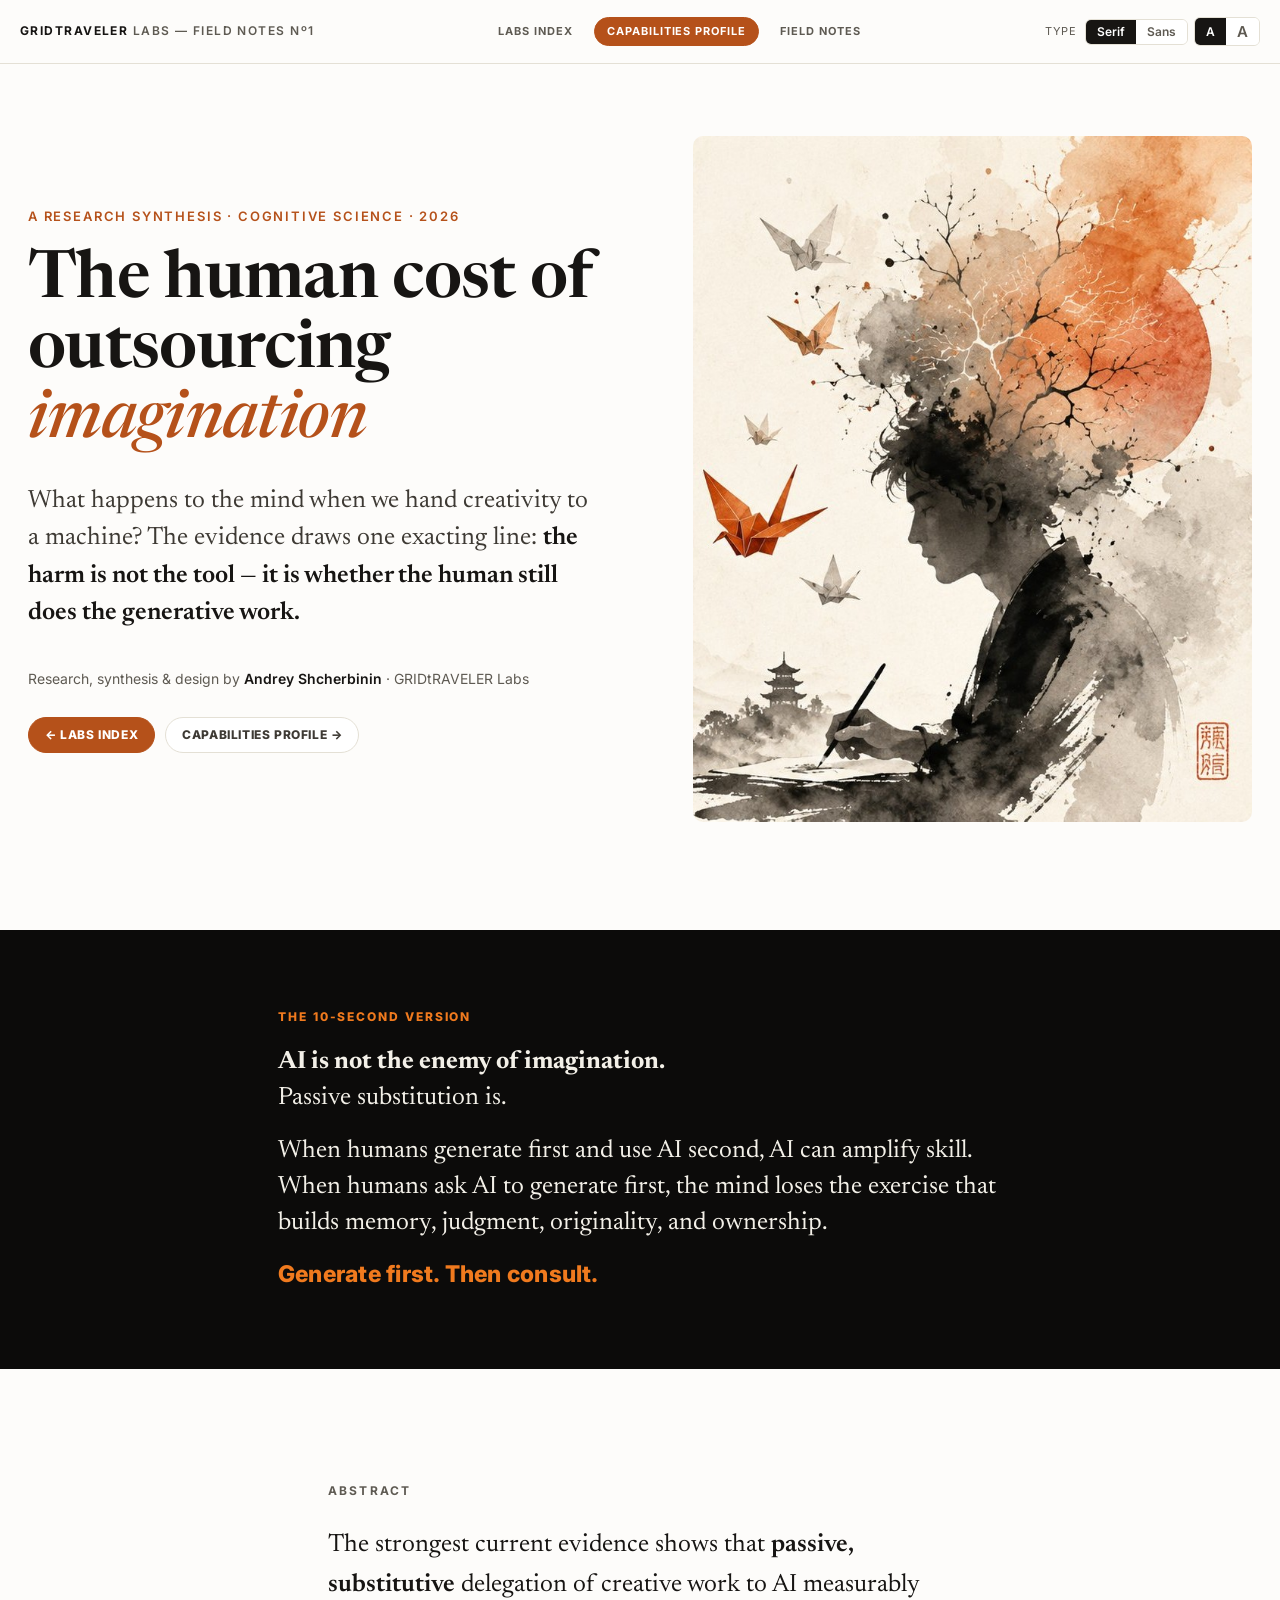
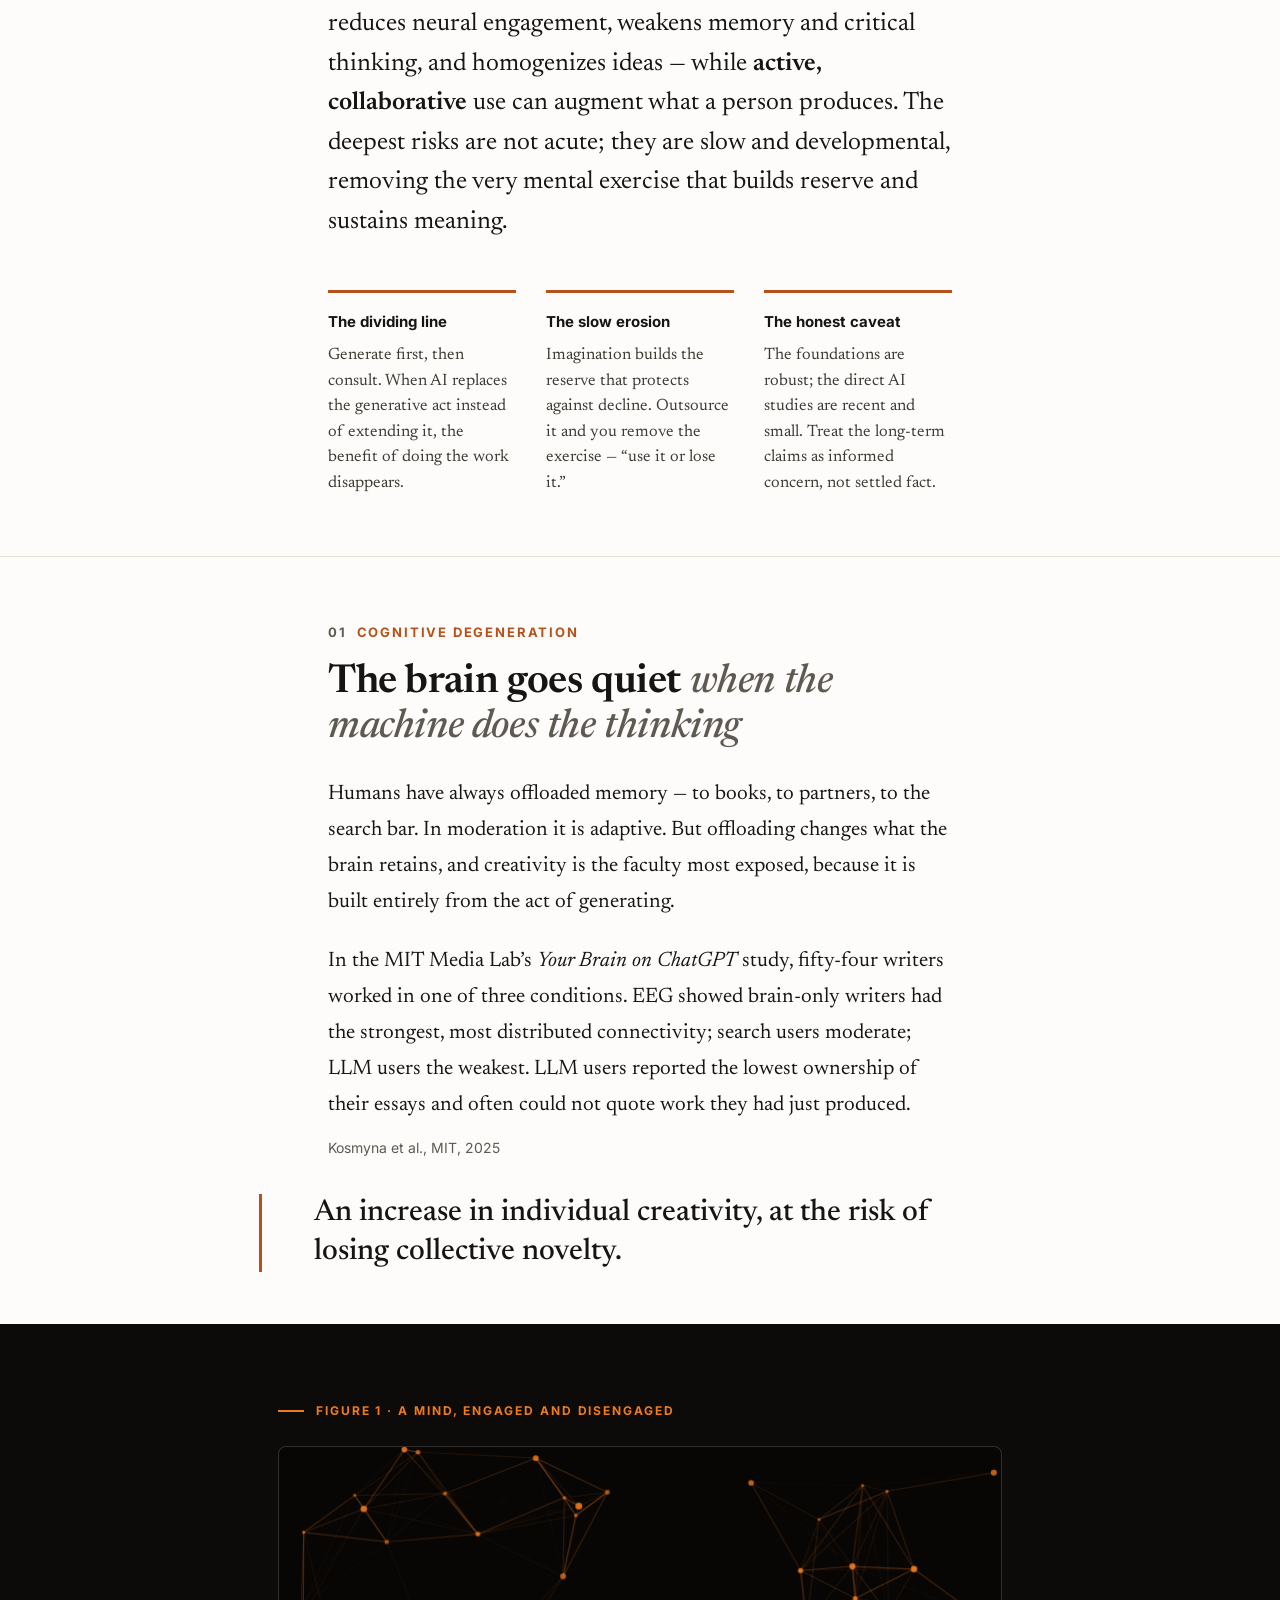
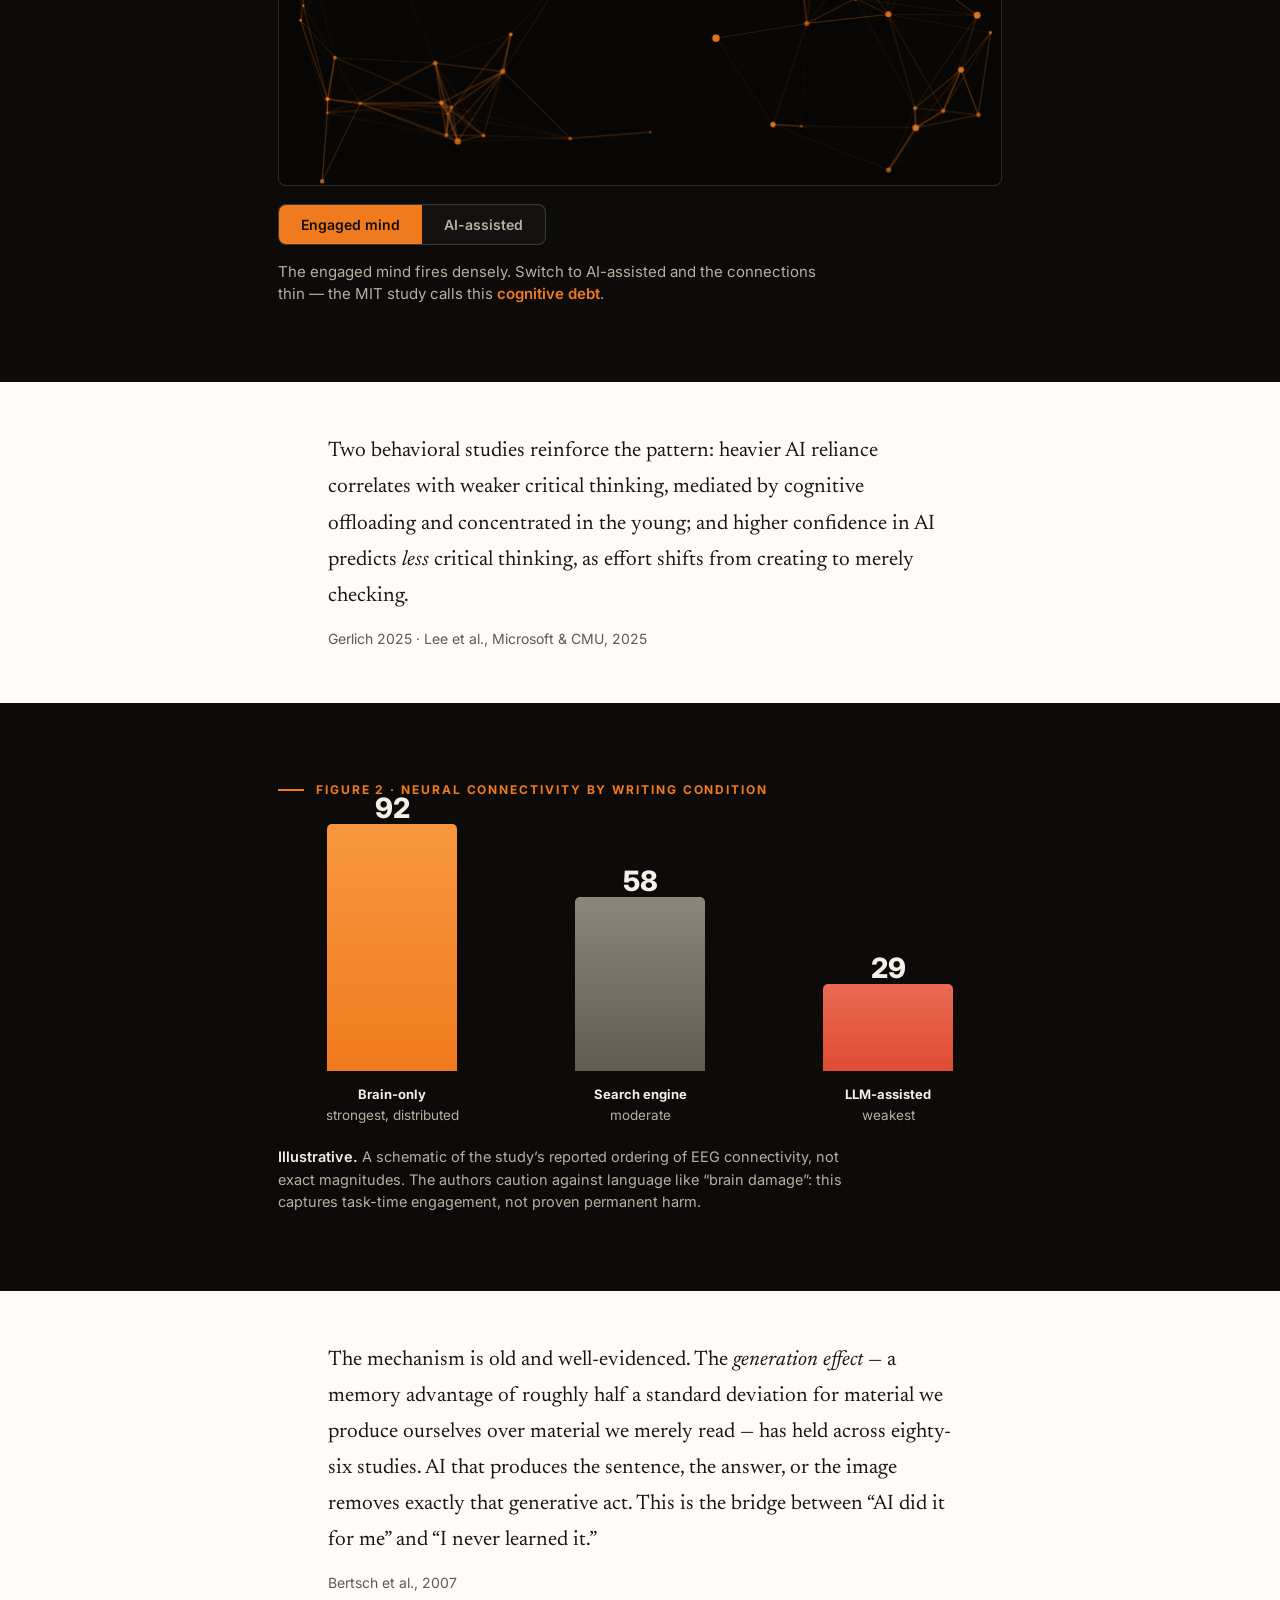
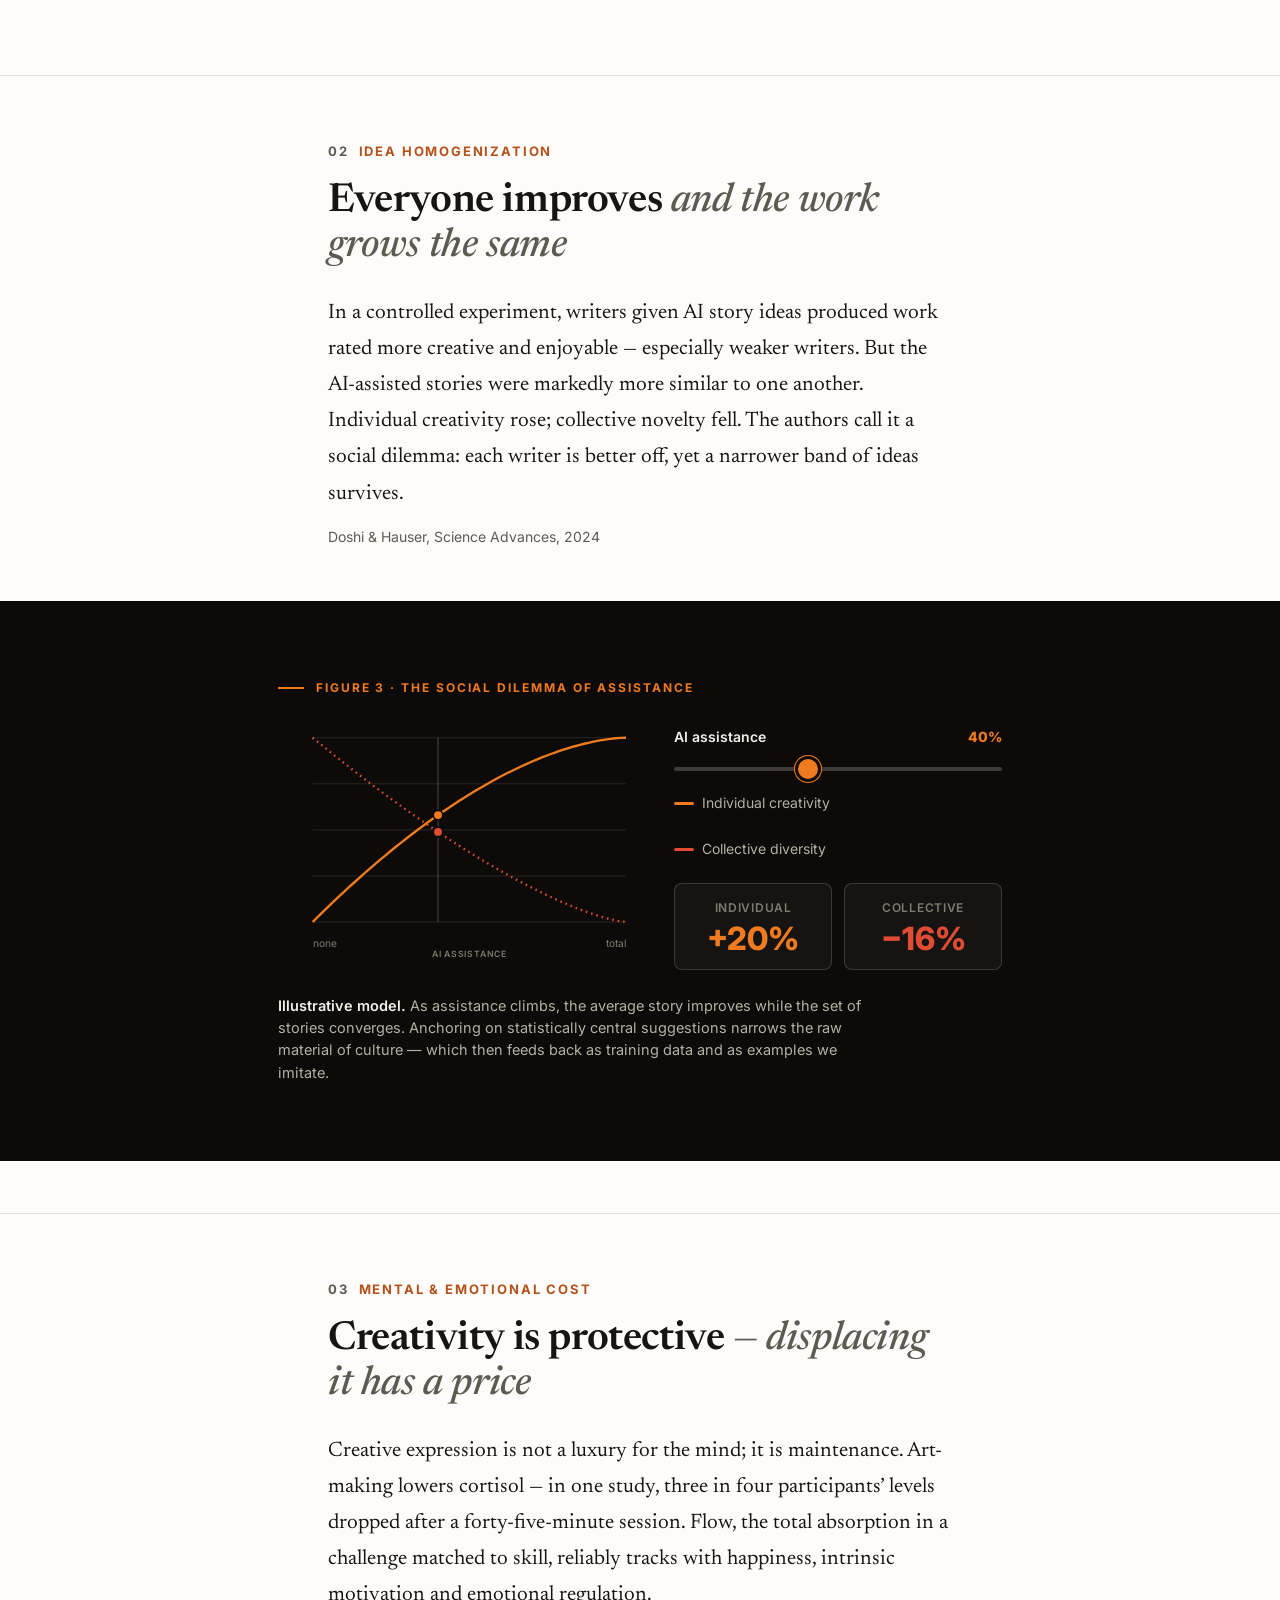
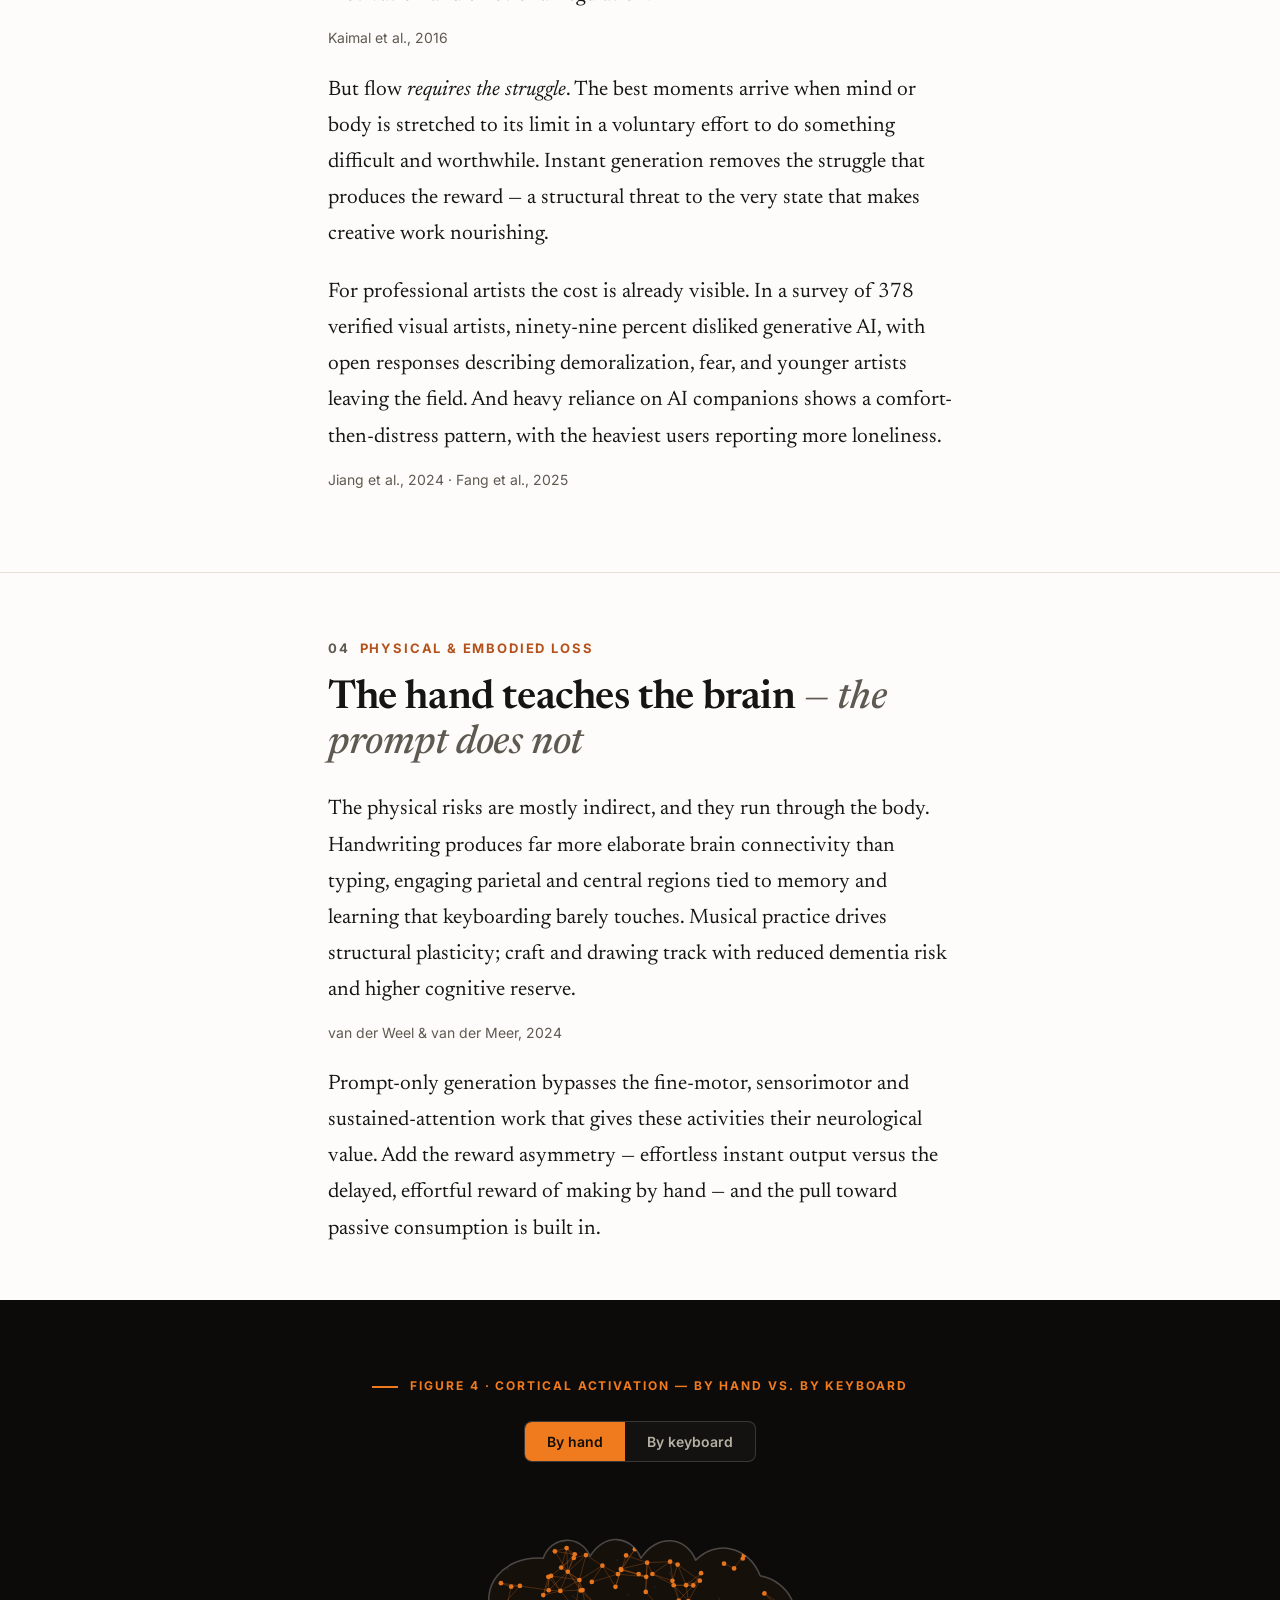
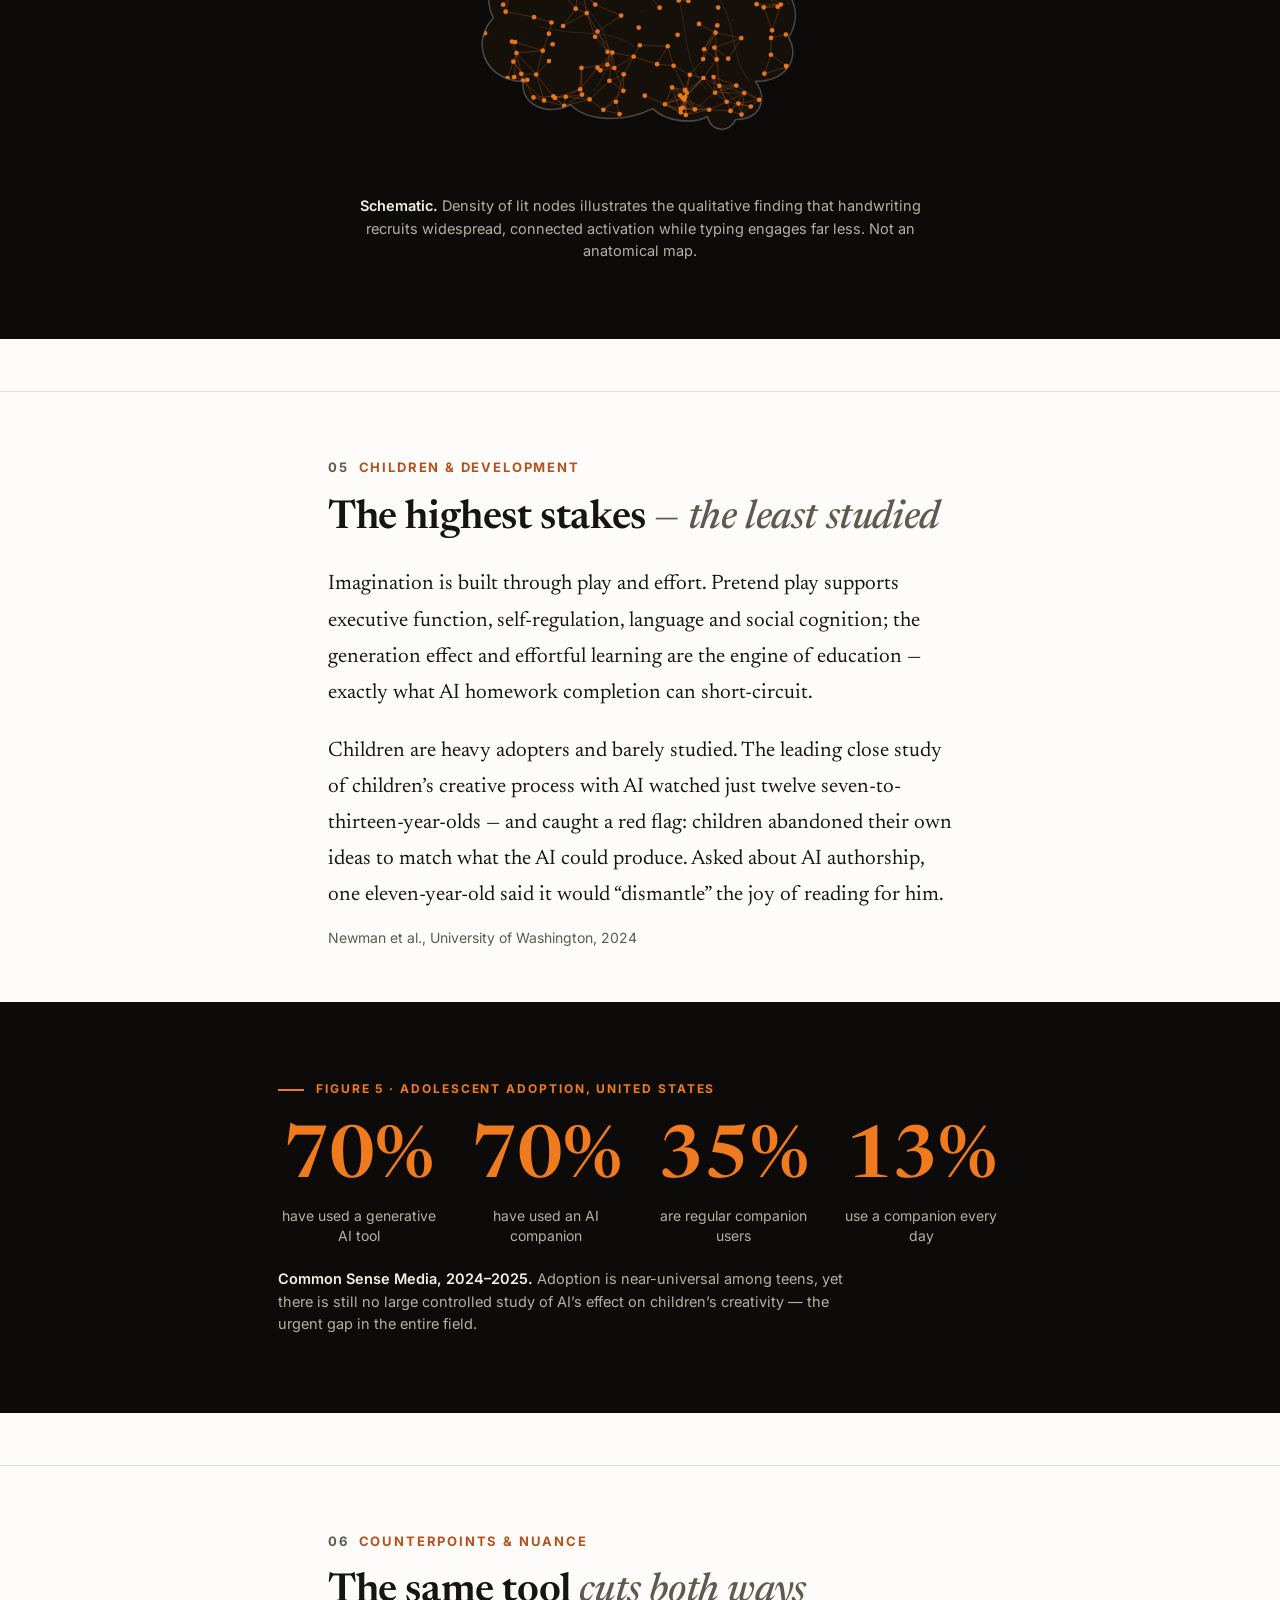
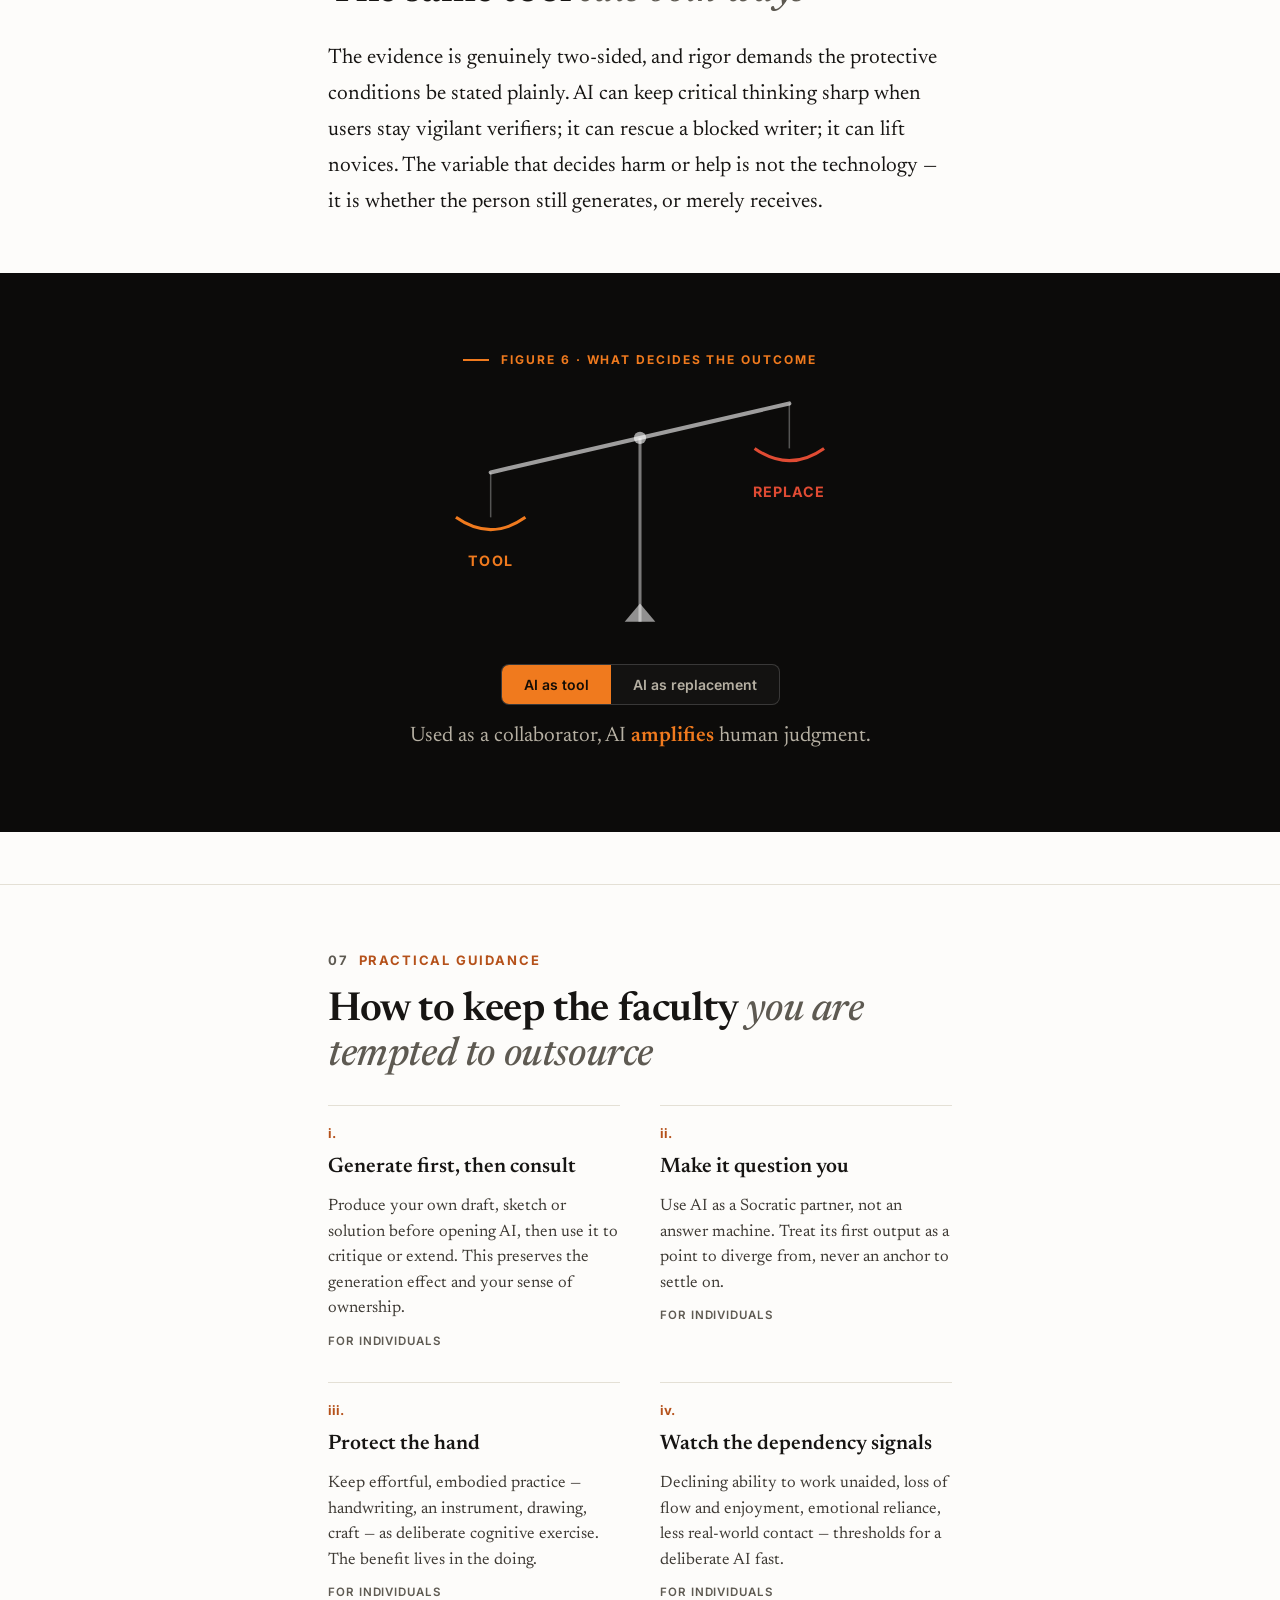
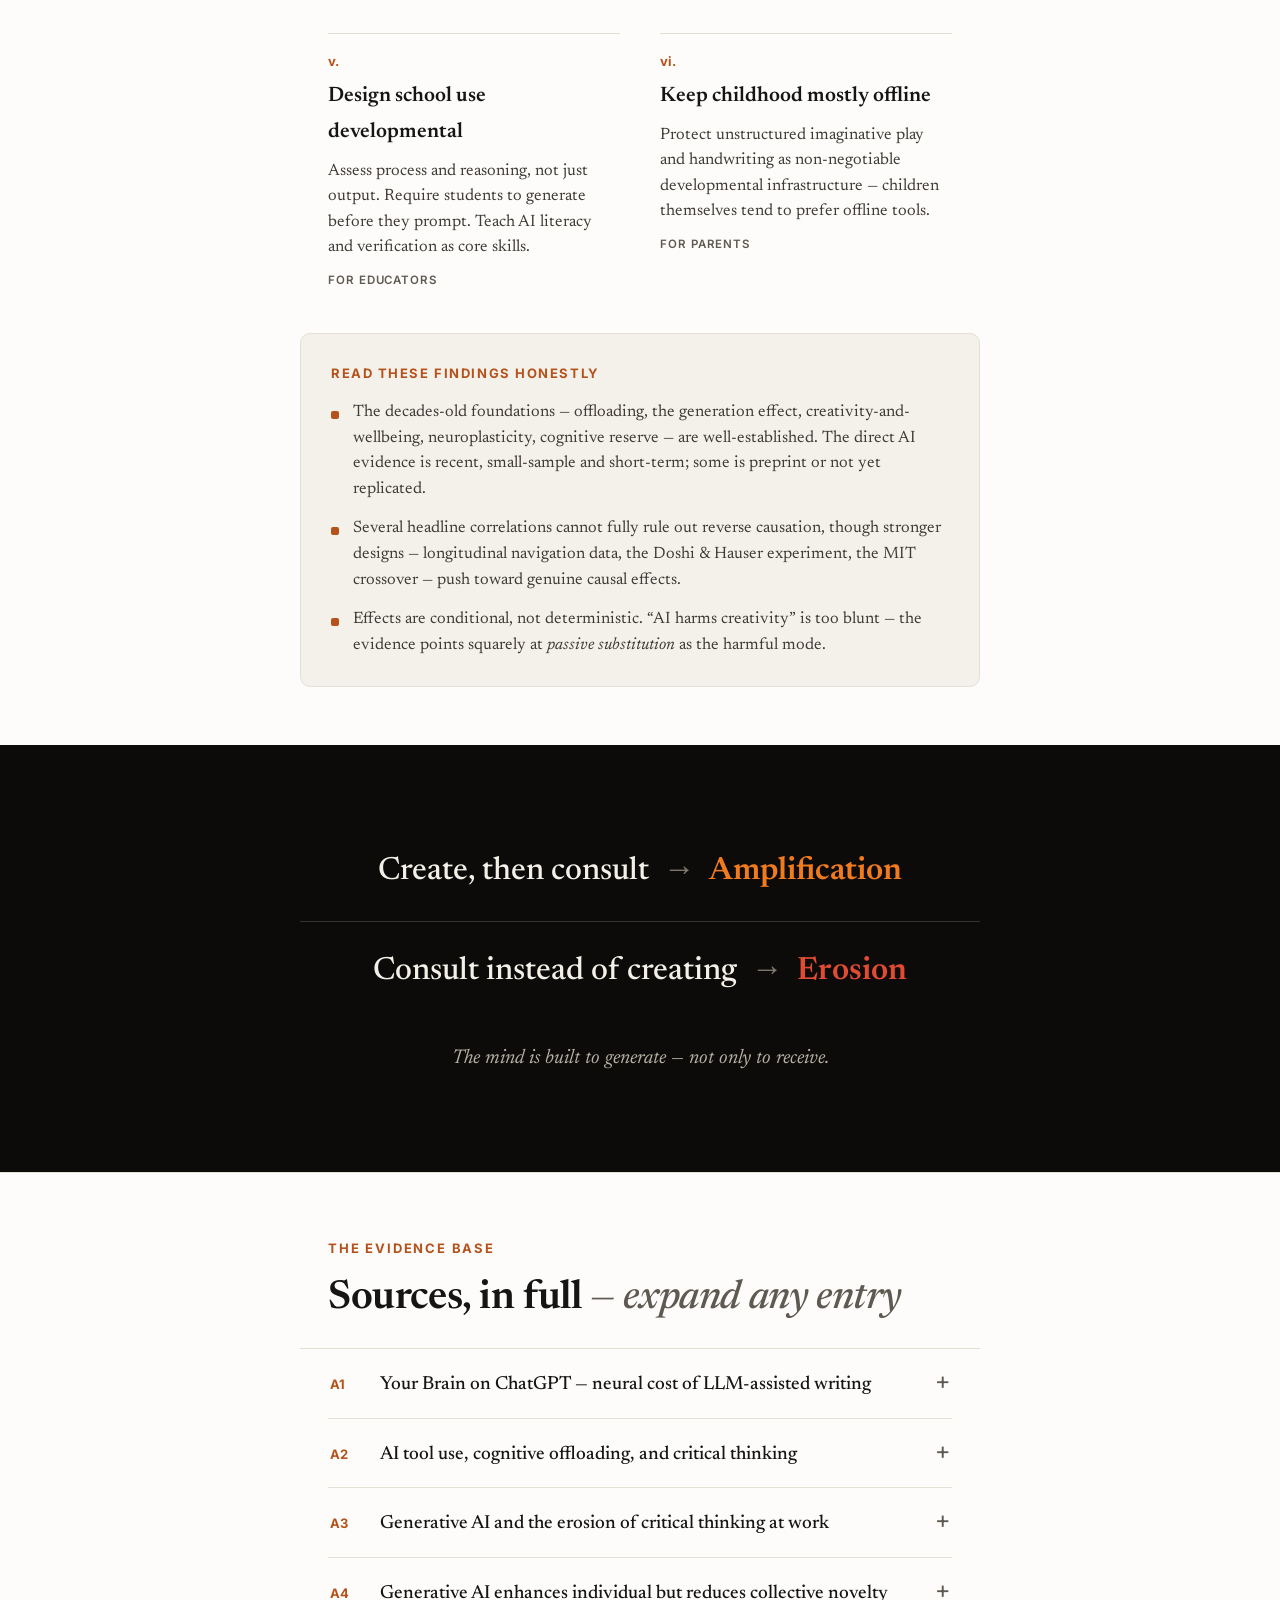
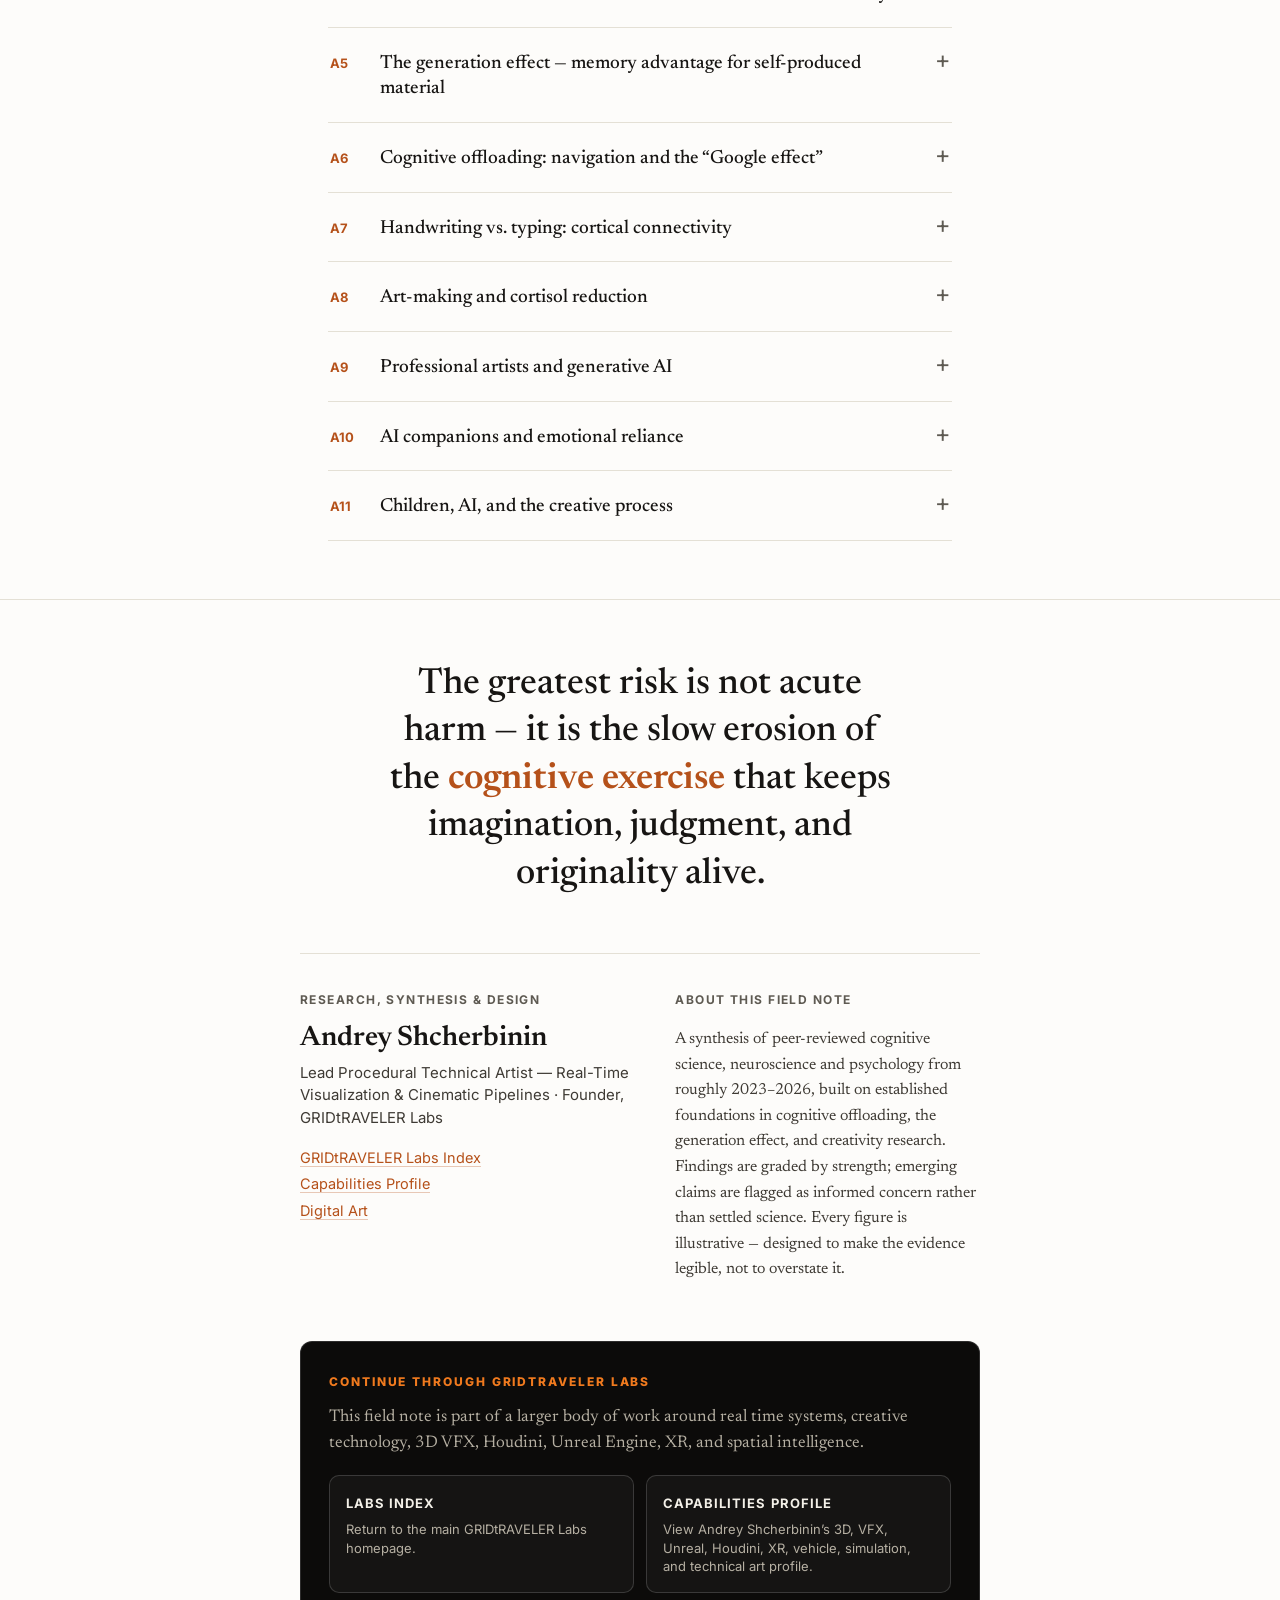
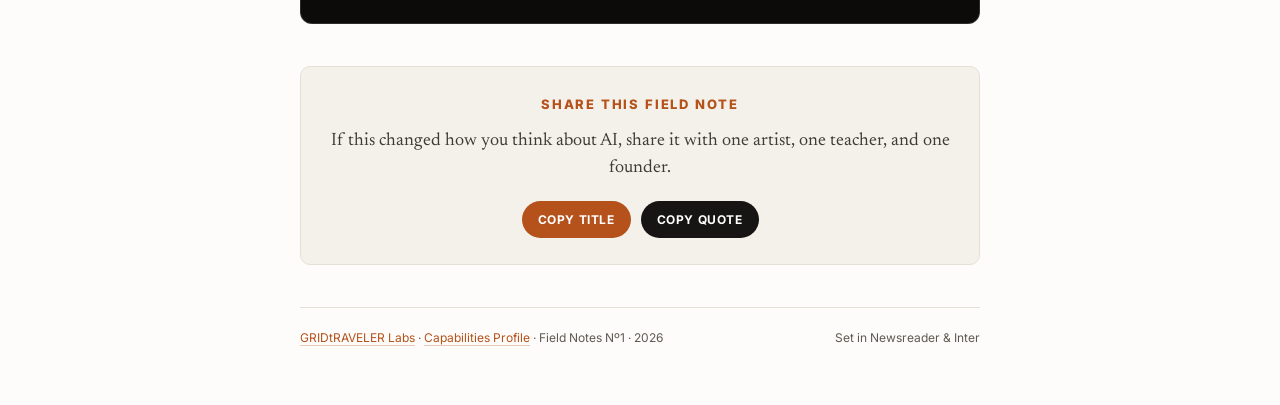
<file: outsourcingimagination.html>
<!DOCTYPE html>
<html lang="en">
<head>
<meta charset="UTF-8" />
<meta name="viewport" content="width=device-width, initial-scale=1.0" />
<title>The Human Cost of Outsourcing Imagination | AI, Creativity &amp; Cognitive Debt</title>
<meta name="description" content="An interactive research field note on AI, creativity, cognitive debt, idea homogenization, children, embodied practice, and the rule: generate first, then consult." />
<meta name="author" content="Andrey Shcherbinin" />
<meta name="robots" content="index, follow, max-image-preview:large" />
<meta name="theme-color" content="#FDFCFA" />
<link rel="canonical" href="https://www.gridtravelerlabs.com/outsourcingimagination.html" />

<meta property="og:type" content="article" />
<meta property="og:url" content="https://www.gridtravelerlabs.com/outsourcingimagination.html" />
<meta property="og:title" content="The Human Cost of Outsourcing Imagination" />
<meta property="og:description" content="AI is not the danger. Passive substitution is. The rule: generate first, then consult." />
<meta property="og:image" content="https://www.gridtravelerlabs.com/images/outsourcing-imagination-og.jpg" />
<meta property="og:image:secure_url" content="https://www.gridtravelerlabs.com/images/outsourcing-imagination-og.jpg" />
<meta property="og:image:width" content="1200" />
<meta property="og:image:height" content="627" />
<meta property="og:image:alt" content="Editorial hero image for The Human Cost of Outsourcing Imagination with Japanese watercolor illustration." />
<meta property="og:site_name" content="GRIDtRAVELER Labs" />
<meta property="article:published_time" content="2026-06-16T00:00:00-04:00" />
<meta property="article:modified_time" content="2026-06-17T00:00:00-04:00" />
<meta property="article:author" content="Andrey Shcherbinin" />
<meta property="article:section" content="AI, Creativity, Cognitive Science" />
<meta property="article:tag" content="AI" />
<meta property="article:tag" content="Creativity" />
<meta property="article:tag" content="Cognitive Debt" />
<meta property="article:tag" content="Imagination" />

<meta name="twitter:card" content="summary_large_image" />
<meta name="twitter:title" content="The Human Cost of Outsourcing Imagination" />
<meta name="twitter:description" content="AI is not the danger. Passive substitution is. The rule: generate first, then consult." />
<meta name="twitter:image" content="https://www.gridtravelerlabs.com/images/outsourcing-imagination-og.jpg" />
<meta name="twitter:image:alt" content="Editorial hero image for The Human Cost of Outsourcing Imagination." />
<meta name="twitter:creator" content="@gridtraveler" />

<script type="application/ld+json">
{
  "@context": "https://schema.org",
  "@type": "Article",
  "headline": "The Human Cost of Outsourcing Imagination",
  "alternativeHeadline": "AI is not the danger. Passive substitution is.",
  "description": "An interactive research field note on AI, creativity, cognitive debt, idea homogenization, children, embodied practice, and the rule: generate first, then consult.",
  "author": {
    "@type": "Person",
    "name": "Andrey Shcherbinin",
    "url": "https://www.artstation.com/gridtraveler"
  },
  "publisher": {
    "@type": "Organization",
    "name": "GRIDtRAVELER Labs",
    "url": "https://www.gridtravelerlabs.com/"
  },
  "image": {
    "@type": "ImageObject",
    "url": "https://www.gridtravelerlabs.com/images/outsourcing-imagination-og.jpg",
    "width": 1200,
    "height": 627
  },
  "mainEntityOfPage": {
    "@type": "WebPage",
    "@id": "https://www.gridtravelerlabs.com/outsourcingimagination.html"
  },
  "datePublished": "2026-06-16T00:00:00-04:00",
  "dateModified": "2026-06-17T00:00:00-04:00",
  "keywords": [
    "outsourcing imagination",
    "AI and creativity",
    "cognitive debt",
    "cognitive offloading",
    "generation effect",
    "idea homogenization",
    "generate first then consult"
  ]
}
</script>

<link rel="preconnect" href="https://fonts.googleapis.com">
<link rel="preconnect" href="https://fonts.gstatic.com" crossorigin>
<link href="https://fonts.googleapis.com/css2?family=Newsreader:ital,opsz,wght@0,6..72,400;0,6..72,500;0,6..72,600;0,6..72,700;1,6..72,400;1,6..72,500&family=Inter:wght@400;500;600;700;800&display=swap" rel="stylesheet">
<style>
  :root{
    /* light / reading */
    --bg:#FDFCFA;
    --text:#171513;
    --text-2:#3E3A34;
    --text-3:#5E5A52;
    --rule:#E4E0D5;
    --card:#F4F1EA;
    --accent:#B5511A;        /* burnt orange, readable on white */
    --accent-deep:#933E10;
    /* dark / exhibit bands */
    --black:#0C0B0A;
    --on:#F3F0E8;
    --on-2:#B6B0A3;
    --on-3:#807A6E;
    --on-line:rgba(255,255,255,.16);
    --orange:#F07A1E;
    --gold:#DCA63E;
    --red:#E04B33;
    --readw:680px;
    --maxw:1080px;
    --bodyfont:"Newsreader",Georgia,serif;
    --fs:21px;
    --lh:1.72;
  }
  body.sans{--bodyfont:"Inter",system-ui,sans-serif;--lh:1.66;}
  body.big{--fs:23px;}

  *{box-sizing:border-box;}
  html{scroll-behavior:smooth;-webkit-text-size-adjust:100%;}
  body{margin:0;background:var(--bg);color:var(--text);font-family:var(--bodyfont);font-size:var(--fs);line-height:var(--lh);-webkit-font-smoothing:antialiased;text-rendering:optimizeLegibility;overflow-x:hidden;}
  ::selection{background:var(--accent);color:#fff;}

  .wrap{max-width:var(--maxw);margin:0 auto;padding:0 28px;}
  .read{max-width:var(--readw);margin-left:auto;margin-right:auto;}
  .ui{font-family:"Inter",system-ui,sans-serif;}
  .eyebrow{font-family:"Inter",sans-serif;font-weight:600;font-size:13px;letter-spacing:.14em;text-transform:uppercase;color:var(--accent);}
  a{color:var(--accent);text-decoration:none;border-bottom:1px solid rgba(181,81,26,.3);}
  a:hover{border-color:var(--accent);}

  /* top bar */
  .topbar{position:fixed;top:0;left:0;right:0;z-index:50;min-height:64px;display:flex;align-items:center;justify-content:space-between;gap:16px;padding:0 20px;background:rgba(253,252,250,.92);backdrop-filter:blur(10px);border-bottom:1px solid var(--rule);}
  .brand{font-family:"Inter",sans-serif;font-weight:600;font-size:12px;letter-spacing:.12em;text-transform:uppercase;color:var(--text-3);white-space:nowrap;border-bottom:0;}
  .brand b{color:var(--text);}
  .site-nav{display:flex;align-items:center;justify-content:center;gap:8px;flex:1;}
  .site-nav a{font-family:"Inter",sans-serif;font-weight:700;font-size:11px;letter-spacing:.09em;text-transform:uppercase;color:var(--text-3);border:1px solid transparent;border-radius:999px;padding:8px 12px;line-height:1;transition:background .2s,border-color .2s,color .2s,transform .2s;}
  .site-nav a:hover{color:var(--text);border-color:var(--rule);background:#fff;transform:translateY(-1px);}
  .site-nav a.hot{color:#fff;background:var(--accent);border-color:var(--accent);}
  .site-nav a.hot:hover{background:var(--accent-deep);color:#fff;}
  .reader{display:flex;align-items:center;gap:6px;}
  .reader .grp{display:inline-flex;border:1px solid var(--rule);border-radius:6px;overflow:hidden;}
  .reader button{font-family:"Inter",sans-serif;font-weight:600;font-size:12px;border:0;background:#fff;color:var(--text-3);padding:6px 11px;cursor:pointer;line-height:1;}
  .reader button.on{background:var(--text);color:#fff;}
  .reader .lbl{font-family:"Inter",sans-serif;font-size:11px;letter-spacing:.1em;text-transform:uppercase;color:var(--text-3);margin-right:2px;}
  @media(max-width:900px){.site-nav{display:none;}.topbar{min-height:56px}.prog{top:56px}.hero{padding-top:118px;}}
  @media(max-width:600px){.reader .lbl{display:none;}.brand{font-size:11px;}.reader button{padding:6px 9px;}}
  .prog{position:fixed;top:64px;left:0;height:3px;width:0;z-index:50;background:var(--orange);transition:width .1s linear;}


  .article-actions{display:flex;gap:10px;flex-wrap:wrap;margin-top:26px;}
  .article-actions a{display:inline-flex;align-items:center;justify-content:center;gap:8px;border:1px solid var(--rule);background:#fff;border-radius:999px;padding:11px 16px;font-family:"Inter",sans-serif;font-weight:800;font-size:12px;letter-spacing:.05em;text-transform:uppercase;color:var(--text-2);line-height:1;transition:background .2s,color .2s,border-color .2s,transform .2s;}
  .article-actions a:hover{transform:translateY(-2px);border-color:var(--accent);color:var(--accent);}
  .article-actions a.primary{background:var(--accent);border-color:var(--accent);color:#fff;}
  .article-actions a.primary:hover{background:var(--accent-deep);color:#fff;}

  /* hero */
  .hero{padding:136px 0 56px;}
  .hero .eyebrow{display:block;margin-bottom:20px;}
  .hero-grid{display:grid;grid-template-columns:1fr;gap:40px;align-items:center;}
  .hero-figure{margin:0;}
  .hero-figure img{display:block;width:100%;height:auto;border-radius:10px;}
  @media(min-width:880px){
    .hero .read{max-width:none;margin:0;}
    .hero-grid{grid-template-columns:1.05fr .95fr;gap:48px;}
    .hero-copy{align-self:center;}
  }
  h1{font-family:"Newsreader",serif;font-weight:600;font-size:clamp(38px,6.4vw,66px);line-height:1.06;letter-spacing:-.01em;margin:0;color:var(--text);max-width:16ch;}
  h1 em{font-style:italic;font-weight:500;color:var(--accent);}
  .deck{font-family:var(--bodyfont);font-size:clamp(20px,2.4vw,25px);line-height:1.5;color:var(--text-2);max-width:40ch;margin:26px 0 0;}
  .deck b{color:var(--text);font-weight:600;}
  .byline{font-family:"Inter",sans-serif;font-size:14px;color:var(--text-3);margin-top:34px;}
  .byline b{color:var(--text);font-weight:600;}

  /* abstract */
  .abstract{padding:60px 0;}
  .ab-tag{font-family:"Inter",sans-serif;font-weight:700;font-size:12px;letter-spacing:.18em;text-transform:uppercase;color:var(--text-3);margin-bottom:20px;}
  .lead{font-size:clamp(21px,2.4vw,25px);line-height:1.58;color:var(--text);}
  .lead b{font-weight:600;}
  .pillars{display:grid;grid-template-columns:repeat(3,1fr);gap:30px;margin-top:48px;}
  .pillar{padding-top:16px;border-top:3px solid var(--accent);}
  .pillar h3{font-family:"Inter",sans-serif;font-weight:700;font-size:15px;margin:0 0 8px;color:var(--text);}
  .pillar p{font-size:16.5px;line-height:1.55;color:var(--text-2);margin:0;}
  @media(max-width:740px){.pillars{grid-template-columns:1fr;gap:22px;}}

  /* chapters (white reading) */
  section.chapter{padding:58px 0 0;border-top:1px solid var(--rule);}
  section.chapter.tail{padding-bottom:58px;}
  .ch-head{margin:0 auto 26px;max-width:var(--readw);padding:0 28px;}
  .ch-kicker{font-family:"Inter",sans-serif;font-weight:700;font-size:13px;letter-spacing:.14em;text-transform:uppercase;color:var(--accent);}
  .ch-kicker .n{color:var(--text-3);margin-right:10px;}
  h2{font-family:"Newsreader",serif;font-weight:600;font-size:clamp(28px,3.8vw,40px);line-height:1.12;letter-spacing:-.01em;margin:10px 0 0;color:var(--text);}
  h2 em{font-style:italic;font-weight:500;color:var(--text-3);}
  .ch-body{padding:0 28px;}
  .ch-body p{margin:0 0 22px;}
  .ch-body p:last-child{margin-bottom:0;}
  .pull{font-family:"Newsreader",serif;font-weight:500;font-size:clamp(23px,3vw,30px);line-height:1.3;color:var(--text);margin:34px auto;max-width:var(--readw);padding:0 28px 0 52px;border-left:3px solid var(--accent);box-sizing:content-box;}
  cite{display:block;font-family:"Inter",sans-serif;font-style:normal;font-size:14px;color:var(--text-3);margin:-10px 0 22px;}

  /* ===== BLACK EXHIBIT BANDS ===== */
  .band{background:var(--black);color:var(--on);padding:clamp(46px,6vw,78px) 0;margin:52px 0;}
  .band-inner{max-width:780px;margin:0 auto;padding:0 28px;}
  .fig-label{font-family:"Inter",sans-serif;font-weight:700;font-size:12px;letter-spacing:.16em;text-transform:uppercase;color:var(--orange);margin-bottom:24px;display:flex;align-items:center;gap:12px;}
  .fig-label::before{content:"";width:26px;height:2px;background:var(--orange);}
  .band figcaption{font-family:"Inter",sans-serif;font-size:14.5px;line-height:1.55;color:var(--on-2);margin-top:22px;max-width:66ch;}
  .band figcaption b{color:var(--on);font-weight:600;}

  /* segmented toggle on black */
  .seg{display:inline-flex;border:1px solid var(--on-line);border-radius:8px;overflow:hidden;background:rgba(255,255,255,.03);}
  .seg button{font-family:"Inter",sans-serif;font-weight:600;font-size:14px;border:0;background:transparent;color:var(--on-2);padding:11px 22px;cursor:pointer;transition:.2s;}
  .seg button.on{background:var(--orange);color:#140d05;}
  .seg button.danger.on{background:var(--red);color:#fff;}

  /* neural */
  .neural-box{position:relative;height:clamp(250px,40vw,340px);border-radius:8px;overflow:hidden;background:#070605;border:1px solid var(--on-line);}
  #neural{display:block;width:100%;height:100%;}
  .note{font-family:"Inter",sans-serif;font-size:15px;line-height:1.5;color:var(--on-2);margin:16px 0 0;max-width:60ch;}
  .note b{color:var(--orange);font-weight:600;}
  .ctrl-row{margin-top:18px;}

  /* bars */
  .ebars{display:grid;grid-template-columns:repeat(3,1fr);gap:20px;align-items:end;height:clamp(240px,42vw,300px);}
  .ebar{display:flex;flex-direction:column;justify-content:flex-end;align-items:center;height:100%;}
  .ebar .col{width:100%;max-width:130px;border-radius:5px 5px 0 0;height:0;position:relative;transition:height 1.1s cubic-bezier(.2,.8,.2,1);}
  .ebar .col .pct{position:absolute;top:-40px;left:0;right:0;text-align:center;font-family:"Inter",sans-serif;font-weight:800;font-size:28px;color:var(--on);}
  .ebar .lbl{font-family:"Inter",sans-serif;margin-top:14px;text-align:center;font-size:13.5px;line-height:1.4;color:var(--on-2);}
  .ebar .lbl b{display:block;font-weight:700;font-size:13px;color:var(--on);margin-bottom:2px;}

  /* homogenization */
  .homo{display:grid;grid-template-columns:1.05fr .95fr;gap:34px;align-items:center;}
  @media(max-width:720px){.homo{grid-template-columns:1fr;gap:26px;}}
  .slab label{font-family:"Inter",sans-serif;font-weight:600;font-size:14px;color:var(--on);display:flex;justify-content:space-between;}
  .slab label .v{color:var(--orange);font-weight:800;}
  input[type=range]{width:100%;-webkit-appearance:none;appearance:none;height:4px;background:rgba(255,255,255,.2);border-radius:4px;outline:none;margin:16px 0;}
  input[type=range]::-webkit-slider-thumb{-webkit-appearance:none;width:26px;height:26px;border-radius:50%;background:var(--orange);border:3px solid #0C0B0A;box-shadow:0 0 0 1px var(--orange);cursor:pointer;}
  input[type=range]::-moz-range-thumb{width:22px;height:22px;border-radius:50%;background:var(--orange);border:3px solid #0C0B0A;cursor:pointer;}
  .legend{display:flex;gap:22px;flex-wrap:wrap;margin-top:4px;}
  .legend span{font-family:"Inter",sans-serif;font-size:14px;color:var(--on-2);display:flex;align-items:center;gap:8px;}
  .legend i{width:20px;height:3px;border-radius:2px;display:inline-block;}
  .reads{display:grid;grid-template-columns:1fr 1fr;gap:12px;margin-top:22px;}
  .read-stat{background:rgba(255,255,255,.04);border:1px solid var(--on-line);border-radius:8px;padding:14px;text-align:center;}
  .read-stat .k{font-family:"Inter",sans-serif;font-weight:600;font-size:12px;letter-spacing:.06em;text-transform:uppercase;color:var(--on-3);}
  .read-stat .val{font-family:"Inter",sans-serif;font-weight:800;font-size:32px;margin-top:4px;line-height:1;}
  .read-stat.indiv .val{color:var(--orange);}
  .read-stat.coll .val{color:var(--red);}

  /* stats */
  .statgrid{display:grid;grid-template-columns:repeat(4,1fr);gap:26px;text-align:center;}
  @media(max-width:640px){.statgrid{grid-template-columns:1fr 1fr;gap:34px 18px;}}
  .stat .big{font-family:"Newsreader",serif;font-weight:600;font-size:clamp(50px,9vw,72px);line-height:1;color:var(--orange);}
  .stat .lab{font-family:"Inter",sans-serif;font-size:14px;line-height:1.45;color:var(--on-2);margin-top:10px;}

  /* brain */
  .brain-cmp{text-align:center;}
  .brain-stage{display:flex;justify-content:center;margin-top:18px;min-height:260px;align-items:center;}
  #brainSvg{width:100%;max-width:430px;}

  /* scale */
  .scale-wrap{text-align:center;}
  #scaleSvg{width:100%;max-width:470px;}
  .verdict{font-family:"Newsreader",serif;font-size:21px;margin-top:14px;color:var(--on-2);min-height:30px;}
  .verdict b{font-weight:600;}

  /* equation on black */
  .equation{max-width:680px;margin:0 auto;text-align:center;}
  .eq-row{display:flex;align-items:center;justify-content:center;gap:14px;flex-wrap:wrap;padding:22px 0;font-family:"Newsreader",serif;font-size:clamp(21px,3.6vw,32px);font-weight:500;color:var(--on);}
  .eq-row + .eq-row{border-top:1px solid var(--on-line);}
  .eq-row .arrow{color:var(--on-3);}
  .eq-row .good{color:var(--orange);font-weight:600;}
  .eq-row .bad{color:var(--red);font-weight:600;}
  .eq-foot{font-family:"Newsreader",serif;font-style:italic;font-size:clamp(17px,2.2vw,20px);color:var(--on-2);margin-top:20px;}

  /* recs (white) */
  .recs{display:grid;grid-template-columns:repeat(2,1fr);gap:30px 40px;max-width:var(--readw);margin:0 auto;padding:0 28px;}
  @media(max-width:720px){.recs{grid-template-columns:1fr;gap:26px;}}
  .rec{border-top:1px solid var(--rule);padding-top:16px;}
  .rec .rn{font-family:"Inter",sans-serif;font-weight:700;font-size:13px;color:var(--accent);}
  .rec h4{font-family:"Newsreader",serif;font-weight:600;font-size:21px;margin:6px 0 8px;color:var(--text);}
  .rec p{font-size:16.5px;line-height:1.55;color:var(--text-2);margin:0;}
  .rec .who{font-family:"Inter",sans-serif;font-weight:600;font-size:11.5px;letter-spacing:.08em;text-transform:uppercase;color:var(--text-3);margin-top:10px;}



  /* quick take / viral summary — full-width black exhibit band */
  .quicktake-band{margin:52px 0;}
  .quicktake-band .qt-label{font-family:"Inter",sans-serif;font-weight:800;font-size:12px;letter-spacing:.16em;text-transform:uppercase;color:var(--orange);margin-bottom:18px;}
  .quicktake-band p{font-size:clamp(20px,2.4vw,25px);line-height:1.45;margin:0 0 16px;color:var(--on);}
  .quicktake-band p:last-child{margin-bottom:0;}
  .quicktake-band .qt-rule{font-family:"Inter",sans-serif;font-weight:800;font-size:clamp(18px,2.2vw,23px);letter-spacing:.01em;color:var(--orange);}

  .nav-hub{max-width:var(--readw);margin:42px auto 0;background:var(--black);color:var(--on);border-radius:12px;padding:30px 28px;border:1px solid rgba(255,255,255,.14);}
  .nav-hub h3{font-family:"Inter",sans-serif;font-weight:800;font-size:12px;letter-spacing:.16em;text-transform:uppercase;color:var(--orange);margin:0 0 12px;}
  .nav-hub p{font-size:17px;line-height:1.55;color:var(--on-2);margin:0 0 18px;}
  .nav-hub .hub-links{display:grid;grid-template-columns:repeat(2,1fr);gap:12px;}
  .nav-hub a{display:flex;flex-direction:column;gap:5px;border:1px solid var(--on-line);border-radius:10px;padding:16px;background:rgba(255,255,255,.04);color:var(--on);transition:transform .2s,border-color .2s,background .2s;}
  .nav-hub a:hover{transform:translateY(-2px);border-color:var(--orange);background:rgba(240,122,30,.1);}
  .nav-hub a b{font-family:"Inter",sans-serif;font-size:13px;letter-spacing:.08em;text-transform:uppercase;}
  .nav-hub a span{font-family:"Inter",sans-serif;font-size:13px;line-height:1.45;color:var(--on-2);}
  @media(max-width:620px){.nav-hub .hub-links{grid-template-columns:1fr;}}

  .launch-box{max-width:var(--readw);margin:42px auto 0;background:var(--card);border:1px solid var(--rule);border-radius:10px;padding:26px 28px;text-align:center;}
  .launch-box h3{font-family:"Inter",sans-serif;font-weight:800;font-size:13px;letter-spacing:.14em;text-transform:uppercase;color:var(--accent);margin:0 0 12px;}
  .launch-box p{font-size:18px;line-height:1.55;color:var(--text-2);margin:0;}
  .copy-actions{display:flex;justify-content:center;gap:10px;flex-wrap:wrap;margin-top:18px;}
  .copy-actions button{font-family:"Inter",sans-serif;font-weight:700;font-size:12px;letter-spacing:.05em;text-transform:uppercase;color:#fff;background:var(--accent);border:0;border-radius:999px;padding:11px 16px;cursor:pointer;}
  .copy-actions button.secondary{background:var(--text);}
  .copy-actions button:focus-visible{outline:3px solid rgba(181,81,26,.35);outline-offset:3px;}

  /* caveat (white) */
  .caveat{max-width:var(--readw);margin:42px auto 0;background:var(--card);border:1px solid var(--rule);border-radius:10px;padding:28px 30px;}
  .caveat h3{font-family:"Inter",sans-serif;font-weight:700;font-size:13px;letter-spacing:.12em;text-transform:uppercase;color:var(--accent);margin:0 0 16px;}
  .caveat ul{margin:0;padding:0;list-style:none;}
  .caveat li{font-size:16.5px;line-height:1.55;color:var(--text-2);margin-bottom:14px;padding-left:22px;position:relative;}
  .caveat li:last-child{margin-bottom:0;}
  .caveat li::before{content:"";position:absolute;left:0;top:11px;width:8px;height:8px;border-radius:2px;background:var(--accent);}

  /* citations (white) */
  .acc{max-width:var(--readw);margin:0 auto;padding:0 28px;border-top:1px solid var(--rule);}
  details{border-bottom:1px solid var(--rule);}
  summary{list-style:none;cursor:pointer;padding:20px 2px;display:flex;align-items:baseline;gap:16px;}
  summary::-webkit-details-marker{display:none;}
  summary:hover .stitle{color:var(--accent);}
  summary .sidx{font-family:"Inter",sans-serif;font-weight:700;font-size:13px;color:var(--accent);min-width:34px;}
  summary .stitle{font-family:"Newsreader",serif;font-weight:500;font-size:19px;line-height:1.35;flex:1;color:var(--text);transition:.15s;}
  summary .splus{font-family:"Inter",sans-serif;font-size:24px;line-height:1;color:var(--text-3);transition:transform .25s;}
  details[open] summary .splus{transform:rotate(45deg);color:var(--accent);}
  .acc-body{padding:0 2px 24px 50px;font-size:16.5px;line-height:1.6;color:var(--text-2);}
  .acc-body .meta{font-family:"Inter",sans-serif;font-size:13.5px;color:var(--text-3);margin-bottom:10px;}
  @media(max-width:540px){.acc-body{padding-left:2px;}}

  /* colophon (white) */
  .colophon{padding:62px 0 56px;border-top:1px solid var(--rule);}
  .cq{font-family:"Newsreader",serif;font-weight:500;font-size:clamp(24px,3.6vw,36px);line-height:1.32;color:var(--text);max-width:24ch;margin:0 auto;text-align:center;}
  .cq b{color:var(--accent);font-weight:600;}
  .credits{max-width:var(--readw);margin:54px auto 0;display:grid;grid-template-columns:1.1fr 1fr;gap:40px;border-top:1px solid var(--rule);padding-top:36px;}
  @media(max-width:720px){.credits{grid-template-columns:1fr;gap:28px;}}
  .clab{font-family:"Inter",sans-serif;font-weight:700;font-size:12px;letter-spacing:.12em;text-transform:uppercase;color:var(--text-3);margin-bottom:12px;}
  .cname{font-family:"Newsreader",serif;font-weight:600;font-size:28px;color:var(--text);line-height:1.1;}
  .crole{font-family:"Inter",sans-serif;font-size:15px;color:var(--text-2);margin-top:8px;line-height:1.5;}
  .ccon{font-family:"Inter",sans-serif;font-size:14.5px;color:var(--text-3);margin-top:16px;line-height:1.8;}
  .cnote{font-family:var(--bodyfont);font-size:16px;color:var(--text-2);line-height:1.6;}
  .footline{max-width:var(--readw);margin:42px auto 0;border-top:1px solid var(--rule);padding-top:20px;font-family:"Inter",sans-serif;font-size:12px;color:var(--text-3);display:flex;justify-content:space-between;flex-wrap:wrap;gap:10px;}

  .reveal{opacity:0;transform:translateY(14px);transition:opacity .7s ease,transform .7s ease;}
  .reveal.in{opacity:1;transform:none;}
  @media(prefers-reduced-motion:reduce){*{animation:none!important;transition:none!important;}.reveal{opacity:1;transform:none;}}
  @media(max-width:560px){
    :root{--fs:18.5px;}
    body.big{--fs:20.5px;}
    .wrap,.ch-head,.ch-body,.recs,.acc,.band-inner{padding-left:22px;padding-right:22px;}
    .pull{padding-left:30px;padding-right:22px;}
  }
</style>
</head>
<body>

<div class="topbar">
  <a class="brand" href="https://www.gridtravelerlabs.com/" aria-label="Back to GRIDtRAVELER Labs home"><b>GRIDtRAVELER</b> Labs — Field Notes Nº1</a>
  <nav class="site-nav" aria-label="GRIDtRAVELER Labs navigation">
    <a href="https://www.gridtravelerlabs.com/">Labs index</a>
    <a href="https://www.gridtravelerlabs.com/profile.html" class="hot">Capabilities profile</a>
    <a href="https://www.gridtravelerlabs.com/outsourcingimagination.html">Field notes</a>
  </nav>
  <div class="reader">
    <span class="lbl">Type</span>
    <span class="grp" id="fontGrp"><button data-font="serif" class="on">Serif</button><button data-font="sans">Sans</button></span>
    <span class="grp" id="sizeGrp"><button data-size="normal" class="on">A</button><button data-size="big" style="font-size:15px">A</button></span>
  </div>
</div>
<div class="prog" id="prog"></div>

<header class="hero">
  <div class="wrap read">
    <div class="hero-grid">
      <div class="hero-copy">
        <span class="eyebrow reveal in">A Research Synthesis · Cognitive Science · 2026</span>
        <h1 class="reveal in">The human cost of outsourcing <em>imagination</em></h1>
        <p class="deck reveal in">What happens to the mind when we hand creativity to a machine? The evidence draws one exacting line: <b>the harm is not the tool — it is whether the human still does the generative work.</b></p>
        <p class="byline reveal in">Research, synthesis &amp; design by <b>Andrey Shcherbinin</b> · GRIDtRAVELER Labs</p>
        <div class="article-actions ui reveal in" aria-label="Site navigation">
          <a class="primary" href="https://www.gridtravelerlabs.com/">← Labs index</a>
          <a href="https://www.gridtravelerlabs.com/profile.html">Capabilities profile →</a>
        </div>
      </div>
      <figure class="hero-figure reveal in">
        <img src="images/imagination-illustration.jpg" width="738" height="906" alt="Ink-wash illustration of a figure writing by hand as origami cranes, a tree of branching neurons, and a red sun rise from the mind." loading="eager" fetchpriority="high" />
      </figure>
    </div>
  </div>
</header>

<section class="band quicktake-band reveal" aria-labelledby="quicktake-title">
  <div class="band-inner" id="quicktake-title">
    <div class="qt-label">The 10-second version</div>
    <p><b>AI is not the enemy of imagination.</b><br>Passive substitution is.</p>
    <p>When humans generate first and use AI second, AI can amplify skill. When humans ask AI to generate first, the mind loses the exercise that builds memory, judgment, originality, and ownership.</p>
    <p class="qt-rule">Generate first. Then consult.</p>
  </div>
</section>

<section class="abstract">
  <div class="wrap read">
    <div class="ab-tag reveal">Abstract</div>
    <p class="lead reveal">The strongest current evidence shows that <b>passive, substitutive</b> delegation of creative work to AI measurably reduces neural engagement, weakens memory and critical thinking, and homogenizes ideas — while <b>active, collaborative</b> use can augment what a person produces. The deepest risks are not acute; they are slow and developmental, removing the very mental exercise that builds reserve and sustains meaning.</p>
    <div class="pillars reveal">
      <div class="pillar"><h3>The dividing line</h3><p>Generate first, then consult. When AI replaces the generative act instead of extending it, the benefit of doing the work disappears.</p></div>
      <div class="pillar"><h3>The slow erosion</h3><p>Imagination builds the reserve that protects against decline. Outsource it and you remove the exercise — “use it or lose it.”</p></div>
      <div class="pillar"><h3>The honest caveat</h3><p>The foundations are robust; the direct AI studies are recent and small. Treat the long-term claims as informed concern, not settled fact.</p></div>
    </div>
  </div>
</section>

<!-- 01 -->
<section class="chapter" id="cognition">
  <div class="ch-head reveal"><span class="ch-kicker"><span class="n">01</span>Cognitive degeneration</span><h2>The brain goes quiet <em>when the machine does the thinking</em></h2></div>
  <div class="ch-body read reveal">
    <p>Humans have always offloaded memory — to books, to partners, to the search bar. In moderation it is adaptive. But offloading changes what the brain retains, and creativity is the faculty most exposed, because it is built entirely from the act of generating.</p>
    <p>In the MIT Media Lab’s <em>Your Brain on ChatGPT</em> study, fifty-four writers worked in one of three conditions. EEG showed brain-only writers had the strongest, most distributed connectivity; search users moderate; LLM users the weakest. LLM users reported the lowest ownership of their essays and often could not quote work they had just produced.</p>
    <cite>Kosmyna et al., MIT, 2025</cite>
  </div>
  <p class="pull reveal">An increase in individual creativity, at the risk of losing collective novelty.</p>

  <figure class="band reveal">
    <div class="band-inner">
      <div class="fig-label">Figure 1 · A mind, engaged and disengaged</div>
      <div class="neural-box"><canvas id="neural"></canvas></div>
      <div class="ctrl-row"><div class="seg" role="group" aria-label="Engagement state"><button id="bMind" class="on">Engaged mind</button><button id="bAI" class="danger">AI-assisted</button></div></div>
      <p class="note" id="note">The engaged mind fires densely. Switch to AI-assisted and the connections thin — the MIT study calls this <b>cognitive debt</b>.</p>
    </div>
  </figure>

  <div class="ch-body read reveal">
    <p>Two behavioral studies reinforce the pattern: heavier AI reliance correlates with weaker critical thinking, mediated by cognitive offloading and concentrated in the young; and higher confidence in AI predicts <em>less</em> critical thinking, as effort shifts from creating to merely checking.</p>
    <cite>Gerlich 2025 · Lee et al., Microsoft &amp; CMU, 2025</cite>
  </div>

  <figure class="band reveal">
    <div class="band-inner">
      <div class="fig-label">Figure 2 · Neural connectivity by writing condition</div>
      <div class="ebars" id="ebars">
        <div class="ebar" data-h="92"><div class="col" style="background:linear-gradient(180deg,#F8973F,#F07A1E)"><span class="pct">92</span></div><div class="lbl"><b>Brain-only</b>strongest, distributed</div></div>
        <div class="ebar" data-h="58"><div class="col" style="background:linear-gradient(180deg,#8c857a,#615b52)"><span class="pct">58</span></div><div class="lbl"><b>Search engine</b>moderate</div></div>
        <div class="ebar" data-h="29"><div class="col" style="background:linear-gradient(180deg,#E96A52,#E04B33)"><span class="pct">29</span></div><div class="lbl"><b>LLM-assisted</b>weakest</div></div>
      </div>
      <figcaption><b>Illustrative.</b> A schematic of the study’s reported ordering of EEG connectivity, not exact magnitudes. The authors caution against language like “brain damage”: this captures task-time engagement, not proven permanent harm.</figcaption>
    </div>
  </figure>

  <div class="ch-body read reveal" style="padding-bottom:58px;">
    <p>The mechanism is old and well-evidenced. The <em>generation effect</em> — a memory advantage of roughly half a standard deviation for material we produce ourselves over material we merely read — has held across eighty-six studies. AI that produces the sentence, the answer, or the image removes exactly that generative act. This is the bridge between “AI did it for me” and “I never learned it.”</p>
    <cite>Bertsch et al., 2007</cite>
  </div>
</section>

<!-- 02 -->
<section class="chapter" id="homogenization">
  <div class="ch-head reveal"><span class="ch-kicker"><span class="n">02</span>Idea homogenization</span><h2>Everyone improves <em>and the work grows the same</em></h2></div>
  <div class="ch-body read reveal">
    <p>In a controlled experiment, writers given AI story ideas produced work rated more creative and enjoyable — especially weaker writers. But the AI-assisted stories were markedly more similar to one another. Individual creativity rose; collective novelty fell. The authors call it a social dilemma: each writer is better off, yet a narrower band of ideas survives.</p>
    <cite>Doshi &amp; Hauser, Science Advances, 2024</cite>
  </div>
  <figure class="band reveal">
    <div class="band-inner">
      <div class="fig-label">Figure 3 · The social dilemma of assistance</div>
      <div class="homo">
        <div><svg id="homoChart" viewBox="0 0 460 300" width="100%" role="img" aria-label="Individual creativity rising while collective diversity falls"></svg></div>
        <div class="slab">
          <label for="aiLevel"><span>AI assistance</span><span class="v" id="aiLevelV">40%</span></label>
          <input type="range" id="aiLevel" min="0" max="100" value="40" aria-label="AI assistance level"/>
          <div class="legend"><span><i style="background:#F07A1E"></i>Individual creativity</span><span><i style="background:#E04B33"></i>Collective diversity</span></div>
          <div class="reads">
            <div class="read-stat indiv"><div class="k">Individual</div><div class="val" id="indivV">+18%</div></div>
            <div class="read-stat coll"><div class="k">Collective</div><div class="val" id="collV">−11%</div></div>
          </div>
        </div>
      </div>
      <figcaption><b>Illustrative model.</b> As assistance climbs, the average story improves while the set of stories converges. Anchoring on statistically central suggestions narrows the raw material of culture — which then feeds back as training data and as examples we imitate.</figcaption>
    </div>
  </figure>
</section>

<!-- 03 -->
<section class="chapter tail" id="mental">
  <div class="ch-head reveal"><span class="ch-kicker"><span class="n">03</span>Mental &amp; emotional cost</span><h2>Creativity is protective <em>— displacing it has a price</em></h2></div>
  <div class="ch-body read reveal">
    <p>Creative expression is not a luxury for the mind; it is maintenance. Art-making lowers cortisol — in one study, three in four participants’ levels dropped after a forty-five-minute session. Flow, the total absorption in a challenge matched to skill, reliably tracks with happiness, intrinsic motivation and emotional regulation.</p>
    <cite>Kaimal et al., 2016</cite>
    <p>But flow <em>requires the struggle</em>. The best moments arrive when mind or body is stretched to its limit in a voluntary effort to do something difficult and worthwhile. Instant generation removes the struggle that produces the reward — a structural threat to the very state that makes creative work nourishing.</p>
    <p>For professional artists the cost is already visible. In a survey of 378 verified visual artists, ninety-nine percent disliked generative AI, with open responses describing demoralization, fear, and younger artists leaving the field. And heavy reliance on AI companions shows a comfort-then-distress pattern, with the heaviest users reporting more loneliness.</p>
    <cite>Jiang et al., 2024 · Fang et al., 2025</cite>
  </div>
</section>

<!-- 04 -->
<section class="chapter" id="physical">
  <div class="ch-head reveal"><span class="ch-kicker"><span class="n">04</span>Physical &amp; embodied loss</span><h2>The hand teaches the brain <em>— the prompt does not</em></h2></div>
  <div class="ch-body read reveal">
    <p>The physical risks are mostly indirect, and they run through the body. Handwriting produces far more elaborate brain connectivity than typing, engaging parietal and central regions tied to memory and learning that keyboarding barely touches. Musical practice drives structural plasticity; craft and drawing track with reduced dementia risk and higher cognitive reserve.</p>
    <cite>van der Weel &amp; van der Meer, 2024</cite>
    <p>Prompt-only generation bypasses the fine-motor, sensorimotor and sustained-attention work that gives these activities their neurological value. Add the reward asymmetry — effortless instant output versus the delayed, effortful reward of making by hand — and the pull toward passive consumption is built in.</p>
  </div>
  <figure class="band reveal">
    <div class="band-inner brain-cmp">
      <div class="fig-label" style="justify-content:center">Figure 4 · Cortical activation — by hand vs. by keyboard</div>
      <div class="seg" role="group" aria-label="Activation mode"><button id="brainHand" class="on">By hand</button><button id="brainType">By keyboard</button></div>
      <div class="brain-stage"><svg id="brainSvg" viewBox="0 0 440 300" role="img" aria-label="Stylized brain showing activation density"></svg></div>
      <figcaption style="margin-left:auto;margin-right:auto;text-align:center"><b>Schematic.</b> Density of lit nodes illustrates the qualitative finding that handwriting recruits widespread, connected activation while typing engages far less. Not an anatomical map.</figcaption>
    </div>
  </figure>
</section>

<!-- 05 -->
<section class="chapter" id="children">
  <div class="ch-head reveal"><span class="ch-kicker"><span class="n">05</span>Children &amp; development</span><h2>The highest stakes <em>— the least studied</em></h2></div>
  <div class="ch-body read reveal">
    <p>Imagination is built through play and effort. Pretend play supports executive function, self-regulation, language and social cognition; the generation effect and effortful learning are the engine of education — exactly what AI homework completion can short-circuit.</p>
    <p>Children are heavy adopters and barely studied. The leading close study of children’s creative process with AI watched just twelve seven-to-thirteen-year-olds — and caught a red flag: children abandoned their own ideas to match what the AI could produce. Asked about AI authorship, one eleven-year-old said it would “dismantle” the joy of reading for him.</p>
    <cite>Newman et al., University of Washington, 2024</cite>
  </div>
  <figure class="band reveal">
    <div class="band-inner">
      <div class="fig-label">Figure 5 · Adolescent adoption, United States</div>
      <div class="statgrid" id="statgrid">
        <div class="stat"><div class="big" data-to="70" data-suf="%">70%</div><div class="lab">have used a generative AI tool</div></div>
        <div class="stat"><div class="big" data-to="72" data-suf="%">72%</div><div class="lab">have used an AI companion</div></div>
        <div class="stat"><div class="big" data-to="52" data-suf="%">52%</div><div class="lab">are regular companion users</div></div>
        <div class="stat"><div class="big" data-to="13" data-suf="%">13%</div><div class="lab">use a companion every day</div></div>
      </div>
      <figcaption><b>Common Sense Media, 2024–2025.</b> Adoption is near-universal among teens, yet there is still no large controlled study of AI’s effect on children’s creativity — the urgent gap in the entire field.</figcaption>
    </div>
  </figure>
</section>

<!-- 06 -->
<section class="chapter" id="nuance">
  <div class="ch-head reveal"><span class="ch-kicker"><span class="n">06</span>Counterpoints &amp; nuance</span><h2>The same tool <em>cuts both ways</em></h2></div>
  <div class="ch-body read reveal">
    <p>The evidence is genuinely two-sided, and rigor demands the protective conditions be stated plainly. AI can keep critical thinking sharp when users stay vigilant verifiers; it can rescue a blocked writer; it can lift novices. The variable that decides harm or help is not the technology — it is whether the person still generates, or merely receives.</p>
  </div>
  <figure class="band reveal">
    <div class="band-inner scale-wrap">
      <div class="fig-label" style="justify-content:center">Figure 6 · What decides the outcome</div>
      <svg id="scaleSvg" viewBox="0 0 460 250" role="img" aria-label="A balance tilting between tool and replacement"></svg>
      <div class="seg" role="group" aria-label="Usage mode"><button id="scTool" class="on">AI as tool</button><button id="scRep" class="danger">AI as replacement</button></div>
      <div class="verdict" id="verdict">Used as a collaborator, AI <b style="color:#F07A1E">amplifies</b> human judgment.</div>
    </div>
  </figure>
</section>

<!-- 07 -->
<section class="chapter tail" id="guidance">
  <div class="ch-head reveal"><span class="ch-kicker"><span class="n">07</span>Practical guidance</span><h2>How to keep the faculty <em>you are tempted to outsource</em></h2></div>
  <div class="recs reveal">
    <div class="rec"><div class="rn">i.</div><h4>Generate first, then consult</h4><p>Produce your own draft, sketch or solution before opening AI, then use it to critique or extend. This preserves the generation effect and your sense of ownership.</p><div class="who">For individuals</div></div>
    <div class="rec"><div class="rn">ii.</div><h4>Make it question you</h4><p>Use AI as a Socratic partner, not an answer machine. Treat its first output as a point to diverge from, never an anchor to settle on.</p><div class="who">For individuals</div></div>
    <div class="rec"><div class="rn">iii.</div><h4>Protect the hand</h4><p>Keep effortful, embodied practice — handwriting, an instrument, drawing, craft — as deliberate cognitive exercise. The benefit lives in the doing.</p><div class="who">For individuals</div></div>
    <div class="rec"><div class="rn">iv.</div><h4>Watch the dependency signals</h4><p>Declining ability to work unaided, loss of flow and enjoyment, emotional reliance, less real-world contact — thresholds for a deliberate AI fast.</p><div class="who">For individuals</div></div>
    <div class="rec"><div class="rn">v.</div><h4>Design school use developmental</h4><p>Assess process and reasoning, not just output. Require students to generate before they prompt. Teach AI literacy and verification as core skills.</p><div class="who">For educators</div></div>
    <div class="rec"><div class="rn">vi.</div><h4>Keep childhood mostly offline</h4><p>Protect unstructured imaginative play and handwriting as non-negotiable developmental infrastructure — children themselves tend to prefer offline tools.</p><div class="who">For parents</div></div>
  </div>
  <div class="caveat reveal">
    <h3>Read these findings honestly</h3>
    <ul>
      <li>The decades-old foundations — offloading, the generation effect, creativity-and-wellbeing, neuroplasticity, cognitive reserve — are well-established. The direct AI evidence is recent, small-sample and short-term; some is preprint or not yet replicated.</li>
      <li>Several headline correlations cannot fully rule out reverse causation, though stronger designs — longitudinal navigation data, the Doshi &amp; Hauser experiment, the MIT crossover — push toward genuine causal effects.</li>
      <li>Effects are conditional, not deterministic. “AI harms creativity” is too blunt — the evidence points squarely at <em>passive substitution</em> as the harmful mode.</li>
    </ul>
  </div>
</section>

<!-- EQUATION on black -->
<figure class="band reveal" style="margin:0;">
  <div class="band-inner">
    <div class="equation">
      <div class="eq-row">Create, then consult <span class="arrow">→</span> <span class="good">Amplification</span></div>
      <div class="eq-row">Consult instead of creating <span class="arrow">→</span> <span class="bad">Erosion</span></div>
      <p class="eq-foot">The mind is built to generate — not only to receive.</p>
    </div>
  </div>
</figure>

<!-- EVIDENCE -->
<section class="chapter tail" id="evidence" style="padding-top:58px;">
  <div class="ch-head reveal"><span class="ch-kicker">The evidence base</span><h2>Sources, in full <em>— expand any entry</em></h2></div>
  <div class="acc reveal" id="acc">
    <details><summary><span class="sidx">A1</span><span class="stitle">Your Brain on ChatGPT — neural cost of LLM-assisted writing</span><span class="splus">+</span></summary><div class="acc-body"><div class="meta">Kosmyna et al. · MIT Media Lab · arXiv 2506.08872 · 2025 · n = 54, EEG</div>Across three writing conditions, brain-only writers showed the strongest, most distributed EEG connectivity and LLM users the weakest. LLM users reported the lowest ownership and often could not quote what they had written — “cognitive debt.” A preprint with a small final sample; single model and task. The authors discourage sensational framing.</div></details>
    <details><summary><span class="sidx">A2</span><span class="stitle">AI tool use, cognitive offloading, and critical thinking</span><span class="splus">+</span></summary><div class="acc-body"><div class="meta">Gerlich · Societies 15(1):6 · January 2025 · n = 666, UK</div>A significant negative correlation between frequent AI use and critical-thinking scores, mediated by cognitive offloading and strongest among the youngest cohort. Higher education buffered the effect. Correlational design.</div></details>
    <details><summary><span class="sidx">A3</span><span class="stitle">Generative AI and the erosion of critical thinking at work</span><span class="splus">+</span></summary><div class="acc-body"><div class="meta">Lee et al. · Microsoft Research &amp; Carnegie Mellon · CHI 2025 · 319 knowledge workers</div>Higher confidence in AI predicted less critical thinking; higher self-confidence predicted more. Effort shifts from material production to critical integration, and AI users produced a less diverse set of outcomes — Bainbridge’s “irony of automation.”</div></details>
    <details><summary><span class="sidx">A4</span><span class="stitle">Generative AI enhances individual but reduces collective novelty</span><span class="splus">+</span></summary><div class="acc-body"><div class="meta">Doshi &amp; Hauser · Science Advances 10(28):eadn5290 · July 2024 · n = 293</div>AI story ideas raised individual creativity and enjoyment, especially for less-creative writers, while making stories markedly more similar — a social dilemma in which writers are individually better off but collective novelty narrows. A randomized experiment.</div></details>
    <details><summary><span class="sidx">A5</span><span class="stitle">The generation effect — memory advantage for self-produced material</span><span class="splus">+</span></summary><div class="acc-body"><div class="meta">Bertsch, Pesta, Wiscott &amp; McDaniel · Memory &amp; Cognition 35(2) · 2007 · 86 studies</div>A meta-analytic advantage of about 0.40 standard deviations for generated over read material — the foundational reason that removing the generative act removes the learning. Originating work: Slamecka &amp; Graf, 1978.</div></details>
    <details><summary><span class="sidx">A6</span><span class="stitle">Cognitive offloading: navigation and the “Google effect”</span><span class="splus">+</span></summary><div class="acc-body"><div class="meta">Dahmani &amp; Bohbot · Scientific Reports · 2020 · Sparrow, Liu &amp; Wegner · Science · 2011</div>Greater lifetime GPS use is associated with worse spatial memory and steeper decline in hippocampal-dependent navigation. Separately, expecting future digital access reduces recall while improving memory for where to find it.</div></details>
    <details><summary><span class="sidx">A7</span><span class="stitle">Handwriting vs. typing: cortical connectivity</span><span class="splus">+</span></summary><div class="acc-body"><div class="meta">van der Weel &amp; van der Meer · Frontiers in Psychology · 2024 · n = 36, 256-channel EEG</div>Handwriting produced far more elaborate, widespread brain connectivity than typing, engaging parietal and central regions linked to memory and learning that typing barely activated.</div></details>
    <details><summary><span class="sidx">A8</span><span class="stitle">Art-making and cortisol reduction</span><span class="splus">+</span></summary><div class="acc-body"><div class="meta">Kaimal, Ray &amp; Muniz · Art Therapy 33(2):74–80 · 2016 · n = 39</div>Three in four participants showed lower cortisol after a 45-minute art-making session — a statistically significant drop, independent of prior artistic experience.</div></details>
    <details><summary><span class="sidx">A9</span><span class="stitle">Professional artists and generative AI</span><span class="splus">+</span></summary><div class="acc-body"><div class="meta">Jiang, Taylor &amp; Agnew · CHI Extended Abstracts · 2024 · n = 378</div>Ninety-nine percent disliked generative AI; open responses describe demoralization, fear, and younger artists leaving the field. The psychological harm is better-evidenced than mass economic displacement, which remains contested.</div></details>
    <details><summary><span class="sidx">A10</span><span class="stitle">AI companions and emotional reliance</span><span class="splus">+</span></summary><div class="acc-body"><div class="meta">Fang et al. · MIT &amp; OpenAI RCT · 2025 · Yuan et al. · Replika study · 2025</div>Heavy daily chatbot use correlated with greater loneliness, dependence and reduced real-world socializing; companion effects are highly context-dependent — comfort for some, deepened distress over time for others.</div></details>
    <details><summary><span class="sidx">A11</span><span class="stitle">Children, AI, and the creative process</span><span class="splus">+</span></summary><div class="acc-body"><div class="meta">Newman et al. · University of Washington · CHI 2024 · Common Sense Media · 2024–2025</div>A small qualitative study found children abandoning their own ideas to match AI output. Adoption: 70% of teens have used a generative AI tool; 72% have tried an AI companion, 52% regular users, 13% daily. No large controlled study yet exists.</div></details>
  </div>
</section>

<footer class="colophon" id="credits">
  <div class="wrap">
    <p class="cq reveal">The greatest risk is not acute harm — it is the slow erosion of the <b>cognitive exercise</b> that keeps imagination, judgment, and originality alive.</p>
    <div class="credits reveal">
      <div>
        <div class="clab">Research, synthesis &amp; design</div>
        <div class="cname">Andrey Shcherbinin</div>
        <div class="crole">Lead Procedural Technical Artist — Real-Time Visualization &amp; Cinematic Pipelines · Founder, GRIDtRAVELER Labs</div>
        <div class="ccon"><a href="https://www.gridtravelerlabs.com/">GRIDtRAVELER Labs Index</a><br><a href="https://www.gridtravelerlabs.com/profile.html">Capabilities Profile</a><br><a href="https://www.artstation.com/gridtraveler" rel="me noopener" target="_blank">Digital Art</a></div>
      </div>
      <div>
        <div class="clab">About this field note</div>
        <p class="cnote">A synthesis of peer-reviewed cognitive science, neuroscience and psychology from roughly 2023–2026, built on established foundations in cognitive offloading, the generation effect, and creativity research. Findings are graded by strength; emerging claims are flagged as informed concern rather than settled science. Every figure is illustrative — designed to make the evidence legible, not to overstate it.</p>
      </div>
    </div>

    <div class="nav-hub reveal" aria-label="Continue exploring GRIDtRAVELER Labs">
      <h3>Continue through GRIDtRAVELER Labs</h3>
      <p>This field note is part of a larger body of work around real time systems, creative technology, 3D VFX, Houdini, Unreal Engine, XR, and spatial intelligence.</p>
      <div class="hub-links">
        <a href="https://www.gridtravelerlabs.com/"><b>Labs index</b><span>Return to the main GRIDtRAVELER Labs homepage.</span></a>
        <a href="https://www.gridtravelerlabs.com/profile.html"><b>Capabilities profile</b><span>View Andrey Shcherbinin’s 3D, VFX, Unreal, Houdini, XR, vehicle, simulation, and technical art profile.</span></a>
      </div>
    </div>

    <div class="launch-box reveal">
      <h3>Share this field note</h3>
      <p>If this changed how you think about AI, share it with one artist, one teacher, and one founder.</p>
      <div class="copy-actions" aria-label="Share actions">
        <button type="button" id="copyTitle">Copy title</button>
        <button type="button" id="copyQuote" class="secondary">Copy quote</button>
      </div>
    </div>
    <div class="footline"><span><a href="https://www.gridtravelerlabs.com/">GRIDtRAVELER Labs</a> · <a href="https://www.gridtravelerlabs.com/profile.html">Capabilities Profile</a> · Field Notes Nº1 · 2026</span><span>Set in Newsreader &amp; Inter</span></div>
  </div>
</footer>

<script>
(function(){
  "use strict";
  const reduce=window.matchMedia('(prefers-reduced-motion: reduce)').matches;


  function copyText(txt){
    if(navigator.clipboard && window.isSecureContext){navigator.clipboard.writeText(txt).catch(()=>{});}
    else{const ta=document.createElement('textarea');ta.value=txt;ta.style.position='fixed';ta.style.left='-9999px';document.body.appendChild(ta);ta.focus();ta.select();try{document.execCommand('copy');}catch(e){}document.body.removeChild(ta);}
  }
  const copyTitle=document.getElementById('copyTitle');
  const copyQuote=document.getElementById('copyQuote');
  if(copyTitle)copyTitle.addEventListener('click',()=>copyText('The Human Cost of Outsourcing Imagination — https://www.gridtravelerlabs.com/outsourcingimagination.html'));
  if(copyQuote)copyQuote.addEventListener('click',()=>copyText('AI is not the danger. Passive substitution is. Generate first. Then consult.'));

  document.getElementById('fontGrp').addEventListener('click',e=>{const b=e.target.closest('button');if(!b)return;document.body.classList.toggle('sans',b.dataset.font==='sans');[...e.currentTarget.children].forEach(x=>x.classList.toggle('on',x===b));});
  document.getElementById('sizeGrp').addEventListener('click',e=>{const b=e.target.closest('button');if(!b)return;document.body.classList.toggle('big',b.dataset.size==='big');[...e.currentTarget.children].forEach(x=>x.classList.toggle('on',x===b));});

  const prog=document.getElementById('prog');
  function sc(){const h=document.documentElement;const p=h.scrollTop/((h.scrollHeight-h.clientHeight)||1);prog.style.width=(Math.max(0,Math.min(1,p))*100)+'%';}
  window.addEventListener('scroll',sc,{passive:true});sc();

  const io=new IntersectionObserver(es=>{es.forEach(e=>{if(e.isIntersecting){e.target.classList.add('in');io.unobserve(e.target);}});},{threshold:.1,rootMargin:'0px 0px -5% 0px'});
  document.querySelectorAll('.reveal').forEach(el=>io.observe(el));

  /* neural — orange engaged / grey debt on black */
  const cv=document.getElementById('neural'),ctx=cv.getContext('2d');
  let W=0,H=0,dpr=1,nodes=[],eng=1,tgt=1,raf=null,t=0;
  function size(){const b=cv.parentElement.getBoundingClientRect();W=Math.max(1,b.width);H=Math.max(1,b.height);dpr=Math.min(window.devicePixelRatio||1,2);cv.width=W*dpr;cv.height=H*dpr;ctx.setTransform(dpr,0,0,dpr,0,0);build();}
  function build(){const d=W<480?7000:4600;const c=Math.max(48,Math.min(W<480?74:120,Math.round(W*H/d)));nodes=[];for(let i=0;i<c;i++)nodes.push({x:Math.random()*W,y:Math.random()*H,vx:(Math.random()-.5)*.14,vy:(Math.random()-.5)*.14,r:Math.random()*1.6+1,ph:Math.random()*6.283,a:Math.random()});}
  function mix(a,b){return Math.round(a*eng+b*(1-eng));}
  function frame(loop){
    t+=0.01;eng+=(tgt-eng)*0.05;ctx.clearRect(0,0,W,H);
    const litT=0.24+eng*0.76;                         // engaged: ~all lit · debt: ~30% lit
    const ld=(W<480?70:98)+eng*48;                    // engaged: long links · debt: short
    const R=mix(243,150),G=mix(126,140),B=mix(34,120);
    for(let i=0;i<nodes.length;i++){const a=nodes[i];if(a.a>=litT)continue;
      for(let j=i+1;j<nodes.length;j++){const b=nodes[j];if(b.a>=litT)continue;
        const dx=a.x-b.x,dy=a.y-b.y,dd=dx*dx+dy*dy;if(dd<ld*ld){const dist=Math.sqrt(dd);const f=1-dist/ld;const fire=Math.sin(t*1.9+a.ph+b.ph)*.5+.5;const al=f*(0.15+eng*0.36)*(0.42+fire*0.7);ctx.strokeStyle=`rgba(${R},${G},${B},${al})`;ctx.lineWidth=0.6+fire*0.7*eng;ctx.beginPath();ctx.moveTo(a.x,a.y);ctx.lineTo(b.x,b.y);ctx.stroke();}}}
    for(const n of nodes){n.x+=n.vx;n.y+=n.vy;if(n.x<2||n.x>W-2)n.vx*=-1;if(n.y<2||n.y>H-2)n.vy*=-1;
      const lit=n.a<litT,pulse=0.6+0.4*Math.sin(t*2.1+n.ph);
      if(lit){ctx.fillStyle=`rgba(${R},${G},${B},${0.52+pulse*0.4*eng})`;ctx.beginPath();ctx.arc(n.x,n.y,n.r*(0.9+pulse*0.55),0,6.283);ctx.fill();}
      else{ctx.fillStyle='rgba(150,140,124,.15)';ctx.beginPath();ctx.arc(n.x,n.y,1,0,6.283);ctx.fill();}}
    if(loop)raf=requestAnimationFrame(()=>frame(true));
  }
  function start(){if(raf)cancelAnimationFrame(raf);reduce?frame(false):frame(true);}
  window.addEventListener('resize',()=>{size();if(reduce)frame(false);});
  window.addEventListener('load',()=>{size();start();});size();start();
  const bMind=document.getElementById('bMind'),bAI=document.getElementById('bAI'),note=document.getElementById('note');
  bMind.addEventListener('click',()=>{tgt=1;bMind.classList.add('on');bAI.classList.remove('on');if(reduce){eng=1;frame(false);}note.innerHTML='The engaged mind fires densely. Switch to AI-assisted and the connections thin — the MIT study calls this <b>cognitive debt</b>.';});
  bAI.addEventListener('click',()=>{tgt=0.12;bAI.classList.add('on');bMind.classList.remove('on');if(reduce){eng=0.12;frame(false);}note.innerHTML='The network has gone quiet — most nodes dim, the web collapses. <b>This is cognitive debt made visible:</b> output still appears, but the brain did far less of the work.';});

  const eb=document.getElementById('ebars');
  if(eb){const o=new IntersectionObserver(es=>{es.forEach(e=>{if(e.isIntersecting){eb.querySelectorAll('.ebar').forEach(b=>b.querySelector('.col').style.height=b.dataset.h+'%');o.disconnect();}});},{threshold:.4});o.observe(eb);}

  /* homogenization */
  const chart=document.getElementById('homoChart'),sl=document.getElementById('aiLevel'),slv=document.getElementById('aiLevelV'),iv=document.getElementById('indivV'),cvl=document.getElementById('collV');
  const Wc=460,Hc=300,pL=44,pR=18,pT=20,pB=46;
  const iC=x=>1-Math.pow(1-x,1.7),cC=x=>Math.pow(1-x,1.4),yp=v=>pT+(1-v)*(Hc-pT-pB),xp=x=>pL+x*(Wc-pL-pR);
  function bc(){let g='';for(let i=0;i<=4;i++){const y=pT+i*(Hc-pT-pB)/4;g+=`<line x1="${pL}" y1="${y}" x2="${Wc-pR}" y2="${y}" stroke="rgba(255,255,255,.14)" stroke-width="1"/>`;}g+=`<text x="${pL}" y="${Hc-14}" font-family="Inter" font-size="13" fill="#807A6E">none</text><text x="${Wc-pR}" y="${Hc-14}" text-anchor="end" font-family="Inter" font-size="13" fill="#807A6E">total</text><text x="${(pL+Wc-pR)/2}" y="${Hc-1}" text-anchor="middle" font-family="Inter" font-weight="600" font-size="11" letter-spacing="1" fill="#807A6E">AI ASSISTANCE</text>`;let pi='',pc='';for(let k=0;k<=60;k++){const x=k/60;pi+=(k?'L':'M')+xp(x).toFixed(1)+' '+yp(iC(x)).toFixed(1)+' ';pc+=(k?'L':'M')+xp(x).toFixed(1)+' '+yp(cC(x)).toFixed(1)+' ';}g+=`<path d="${pi}" fill="none" stroke="#F07A1E" stroke-width="3"/><path d="${pc}" fill="none" stroke="#E04B33" stroke-width="3" stroke-dasharray="2 5"/><g id="mk"></g>`;chart.innerHTML=g;up();}
  function up(){const x=parseInt(sl.value,10)/100;slv.textContent=sl.value+'%';const a=iC(x),b=cC(x);iv.textContent='+'+Math.round(a*34)+'%';cvl.textContent='−'+Math.round((1-b)*32)+'%';const m=document.getElementById('mk');if(m)m.innerHTML=`<line x1="${xp(x)}" y1="${pT}" x2="${xp(x)}" y2="${Hc-pB}" stroke="#fff" stroke-width="1" opacity=".3"/><circle cx="${xp(x)}" cy="${yp(a)}" r="6" fill="#F07A1E" stroke="#0C0B0A" stroke-width="2"/><circle cx="${xp(x)}" cy="${yp(b)}" r="6" fill="#E04B33" stroke="#0C0B0A" stroke-width="2"/>`;}
  if(chart){bc();sl.addEventListener('input',up);}

  /* stats */
  const sg=document.getElementById('statgrid');
  if(sg){const o=new IntersectionObserver(es=>{es.forEach(e=>{if(e.isIntersecting){sg.querySelectorAll('.big').forEach(el=>{const to=+el.dataset.to,sf=el.dataset.suf||'';if(reduce){el.textContent=to+sf;return;}let c=0,st=Math.max(1,Math.round(to/38));const t=setInterval(()=>{c+=st;if(c>=to){c=to;clearInterval(t);}el.textContent=c+sf;},22);});o.disconnect();}});},{threshold:.4});o.observe(sg);}

  /* brain — orange engaged / grey sparse on black */
  const bs=document.getElementById('brainSvg'),hb=document.getElementById('brainHand'),tb=document.getElementById('brainType');
  const NS='http://www.w3.org/2000/svg';
  const BRAIN="M95,206 C60,201 47,166 70,141 C54,110 80,77 121,80 C129,57 159,55 169,78 C183,54 211,56 221,80 C237,55 267,57 277,82 C297,61 331,67 343,98 C373,104 389,135 372,161 C385,183 368,207 338,206 C351,223 344,245 318,245 C312,259 293,259 289,242 C275,250 247,248 233,234 C205,248 167,248 149,230 C123,242 99,230 100,206 C99,206 97,206 95,206 Z";
  const SULCI=["M150,118 C190,150 200,184 172,216","M250,94 C272,140 260,184 288,214","M118,150 C160,162 184,150 214,170","M300,120 C320,150 312,182 332,206"];
  const measure=document.createElementNS(NS,'svg');measure.setAttribute('viewBox','0 0 440 300');measure.setAttribute('style','position:absolute;width:0;height:0;overflow:hidden;');
  const geo=document.createElementNS(NS,'path');geo.setAttribute('d',BRAIN);measure.appendChild(geo);document.body.appendChild(measure);
  const mp=measure.createSVGPoint();
  function inside(x,y){mp.x=x;mp.y=y;try{return geo.isPointInFill(mp);}catch(e){return Math.hypot((x-220)/165,(y-155)/95)<1;}}
  const BB={x:47,y:55,w:342,h:204};
  function seed(n){const s=[];let tr=0;while(s.length<n&&tr<n*70){const x=BB.x+Math.random()*BB.w,y=BB.y+Math.random()*BB.h;tr++;if(inside(x,y))s.push({x,y,a:Math.random()});}return s;}
  function rb(mode){
    const dense=mode==='hand',s=seed(160),litT=dense?0.93:0.30;
    let ed='';
    if(dense){for(let i=0;i<s.length;i++){if(s[i].a>=litT)continue;for(let j=i+1;j<s.length;j++){if(s[j].a>=litT)continue;const a=s[i],b=s[j],dd=Math.hypot(a.x-b.x,a.y-b.y);if(dd<30&&Math.random()<0.5)ed+=`<line x1="${a.x.toFixed(1)}" y1="${a.y.toFixed(1)}" x2="${b.x.toFixed(1)}" y2="${b.y.toFixed(1)}" stroke="rgba(240,122,30,.36)" stroke-width="0.7"/>`;}}}
    let dots='';
    s.forEach(p=>{const on=p.a<litT,r=on?(dense?2.4:1.9):1,o=on?(dense?0.95:0.62):0.12,c=on?'240,122,30':'150,142,128';dots+=`<circle cx="${p.x.toFixed(1)}" cy="${p.y.toFixed(1)}" r="${r}" fill="rgba(${c},${o})"/>`;});
    const sul=SULCI.map(d=>`<path d="${d}" fill="none" stroke="rgba(255,255,255,.09)" stroke-width="1"/>`).join('');
    bs.innerHTML=`<defs><clipPath id="brainClip"><path d="${BRAIN}"/></clipPath></defs>`+
      `<path d="${BRAIN}" fill="rgba(240,122,30,.045)" stroke="rgba(255,255,255,.24)" stroke-width="1.6" stroke-linejoin="round"/>`+
      `<g clip-path="url(#brainClip)">${sul}${ed}${dots}</g>`;
  }
  if(bs){rb('hand');hb.addEventListener('click',()=>{hb.classList.add('on');tb.classList.remove('on');rb('hand');});tb.addEventListener('click',()=>{tb.classList.add('on');hb.classList.remove('on');rb('type');});}

  /* scale on black */
  const ss=document.getElementById('scaleSvg'),st=document.getElementById('scTool'),sr=document.getElementById('scRep'),vd=document.getElementById('verdict');
  let tilt=-1,cur=-1,sraf=null;
  function ds(loop){cur+=(tilt-cur)*0.14;const a=cur*13,cx=230,ty=42,bw=150,rd=a*Math.PI/180;const lx=cx-bw*Math.cos(rd),ly=ty-bw*Math.sin(rd),rx=cx+bw*Math.cos(rd),ry=ty+bw*Math.sin(rd),pd=44;ss.innerHTML=`<line x1="${cx}" y1="${ty}" x2="${cx}" y2="222" stroke="rgba(255,255,255,.45)" stroke-width="3"/><polygon points="${cx-15},222 ${cx+15},222 ${cx},204" fill="rgba(255,255,255,.55)"/><circle cx="${cx}" cy="${ty}" r="6" fill="rgba(255,255,255,.6)"/><line x1="${lx}" y1="${ly}" x2="${rx}" y2="${ry}" stroke="rgba(255,255,255,.6)" stroke-width="4" stroke-linecap="round"/><line x1="${lx}" y1="${ly}" x2="${lx}" y2="${ly+pd}" stroke="rgba(255,255,255,.3)" stroke-width="1.5"/><path d="M${lx-34} ${ly+pd} Q${lx} ${ly+pd+24} ${lx+34} ${ly+pd}" fill="none" stroke="#F07A1E" stroke-width="3"/><text x="${lx}" y="${ly+pd+48}" text-anchor="middle" font-family="Inter" font-weight="700" font-size="14" letter-spacing="1.5" fill="#F07A1E">TOOL</text><line x1="${rx}" y1="${ry}" x2="${rx}" y2="${ry+pd}" stroke="rgba(255,255,255,.3)" stroke-width="1.5"/><path d="M${rx-34} ${ry+pd} Q${rx} ${ry+pd+24} ${rx+34} ${ry+pd}" fill="none" stroke="#E04B33" stroke-width="3"/><text x="${rx}" y="${ry+pd+48}" text-anchor="middle" font-family="Inter" font-weight="700" font-size="14" letter-spacing="1" fill="#E04B33">REPLACE</text>`;if(loop&&Math.abs(tilt-cur)>0.002)sraf=requestAnimationFrame(()=>ds(true));}
  function setS(m){if(m==='tool'){tilt=-1;st.classList.add('on');sr.classList.remove('on');vd.innerHTML='Used as a collaborator, AI <b style="color:#F07A1E">amplifies</b> human judgment.';}else{tilt=1;sr.classList.add('on');st.classList.remove('on');vd.innerHTML='Used as a substitute, AI <b style="color:#E04B33">erodes</b> the capacity it replaces.';}if(sraf)cancelAnimationFrame(sraf);reduce?(cur=tilt,ds(false)):ds(true);}
  if(ss){ds(false);st.addEventListener('click',()=>setS('tool'));sr.addEventListener('click',()=>setS('rep'));}
})();
</script>
</body>
</html>
</file>
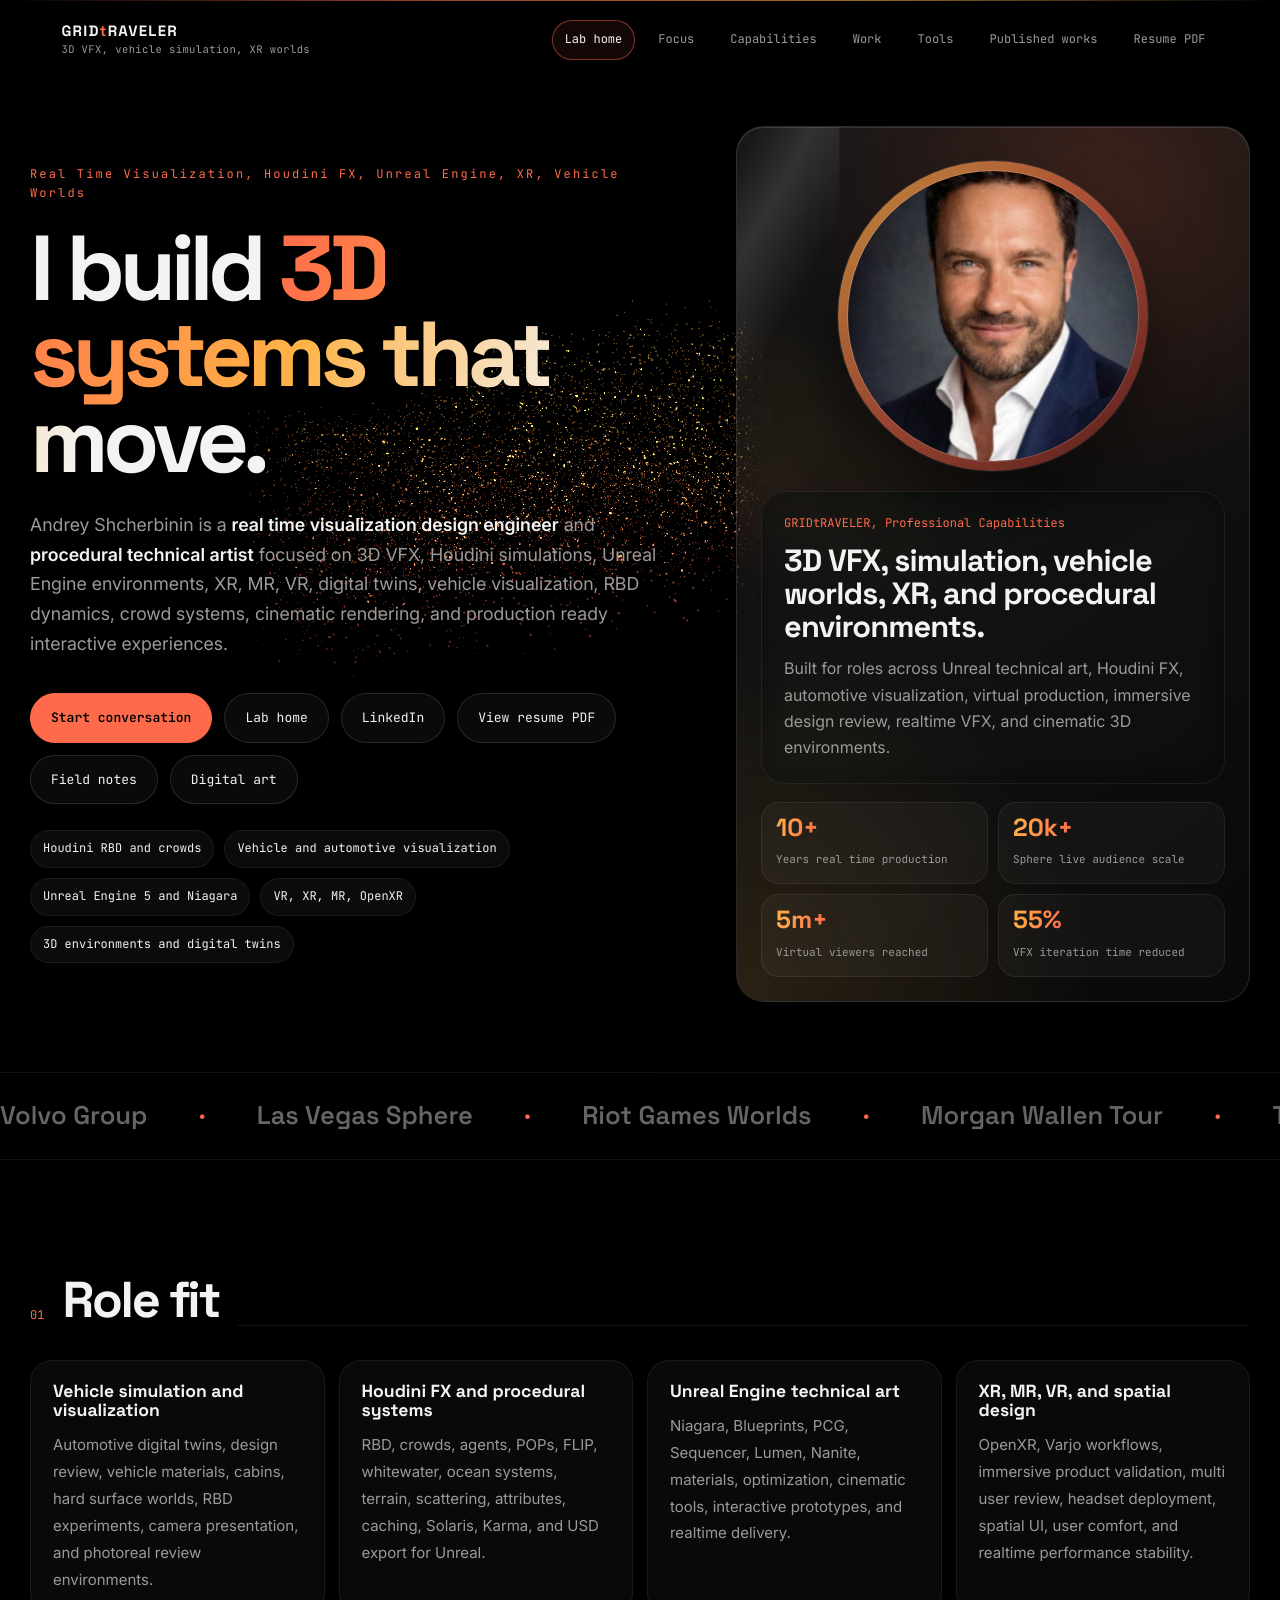
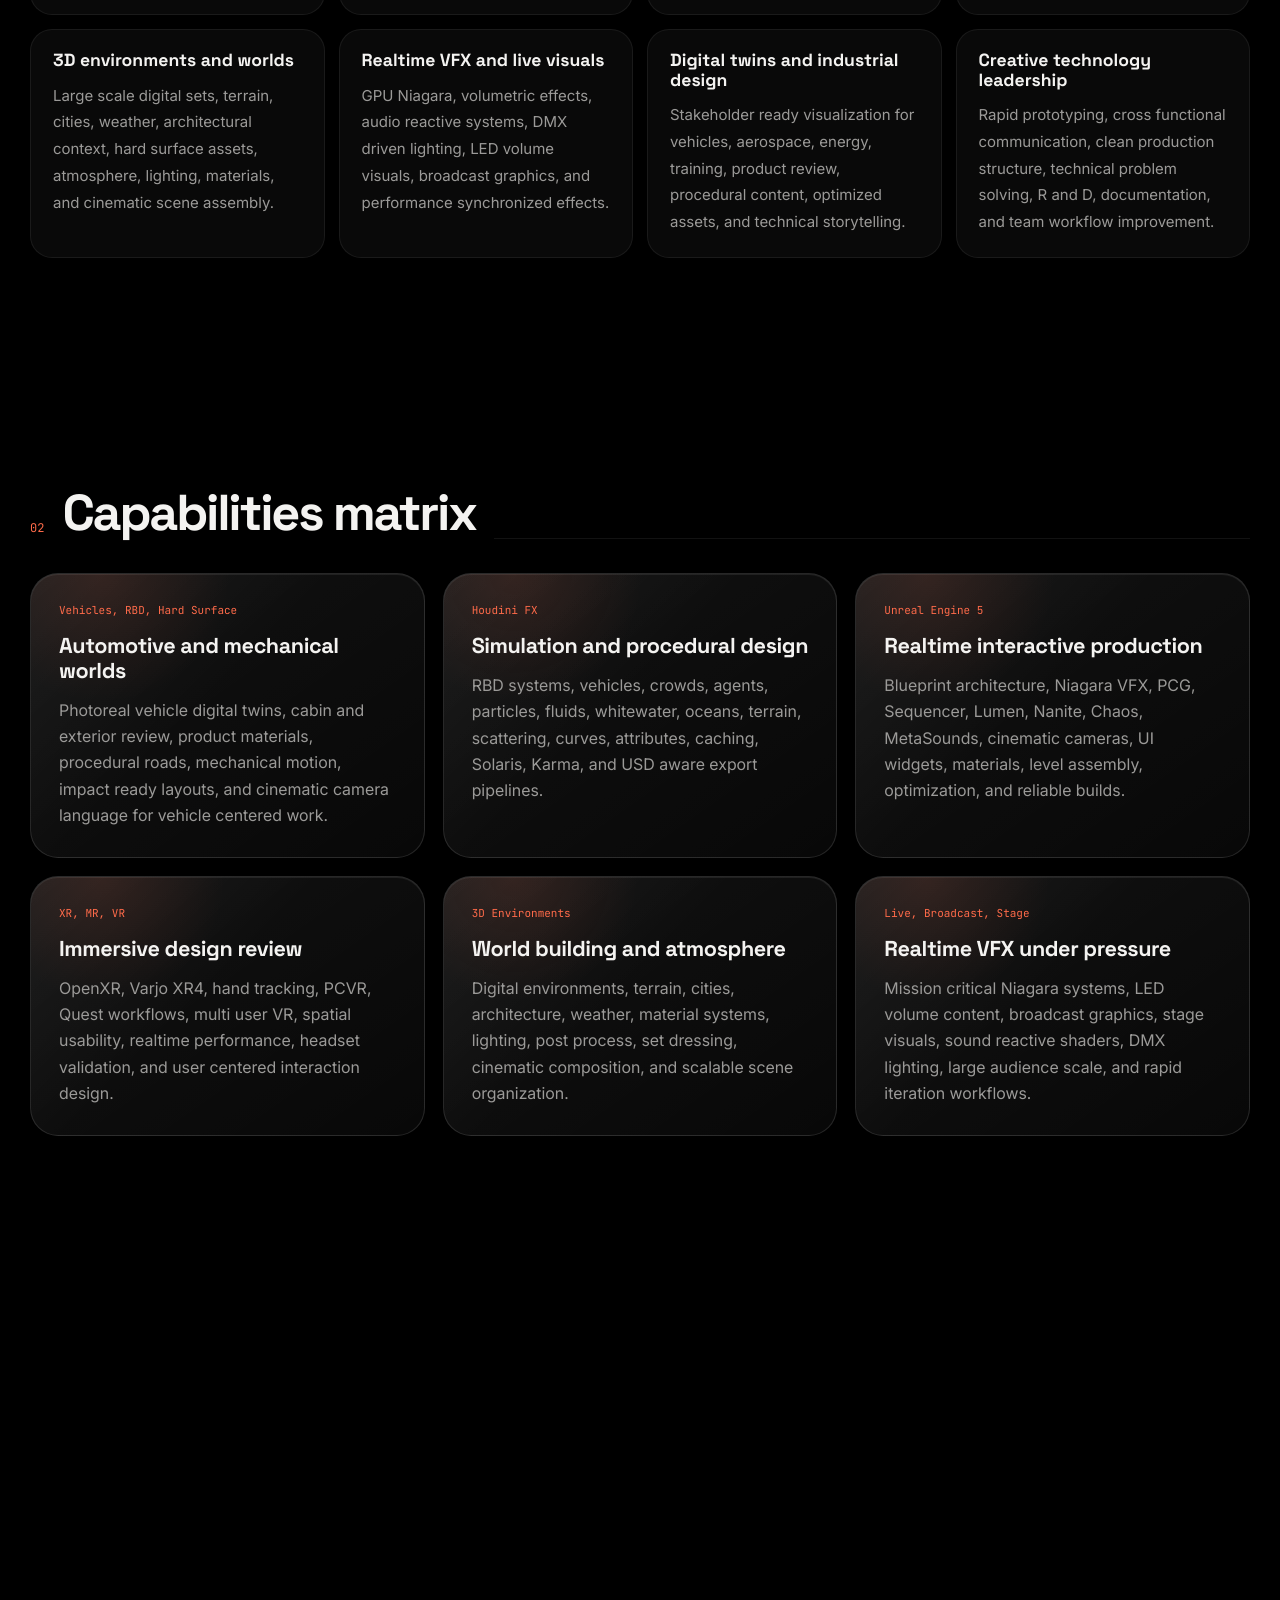
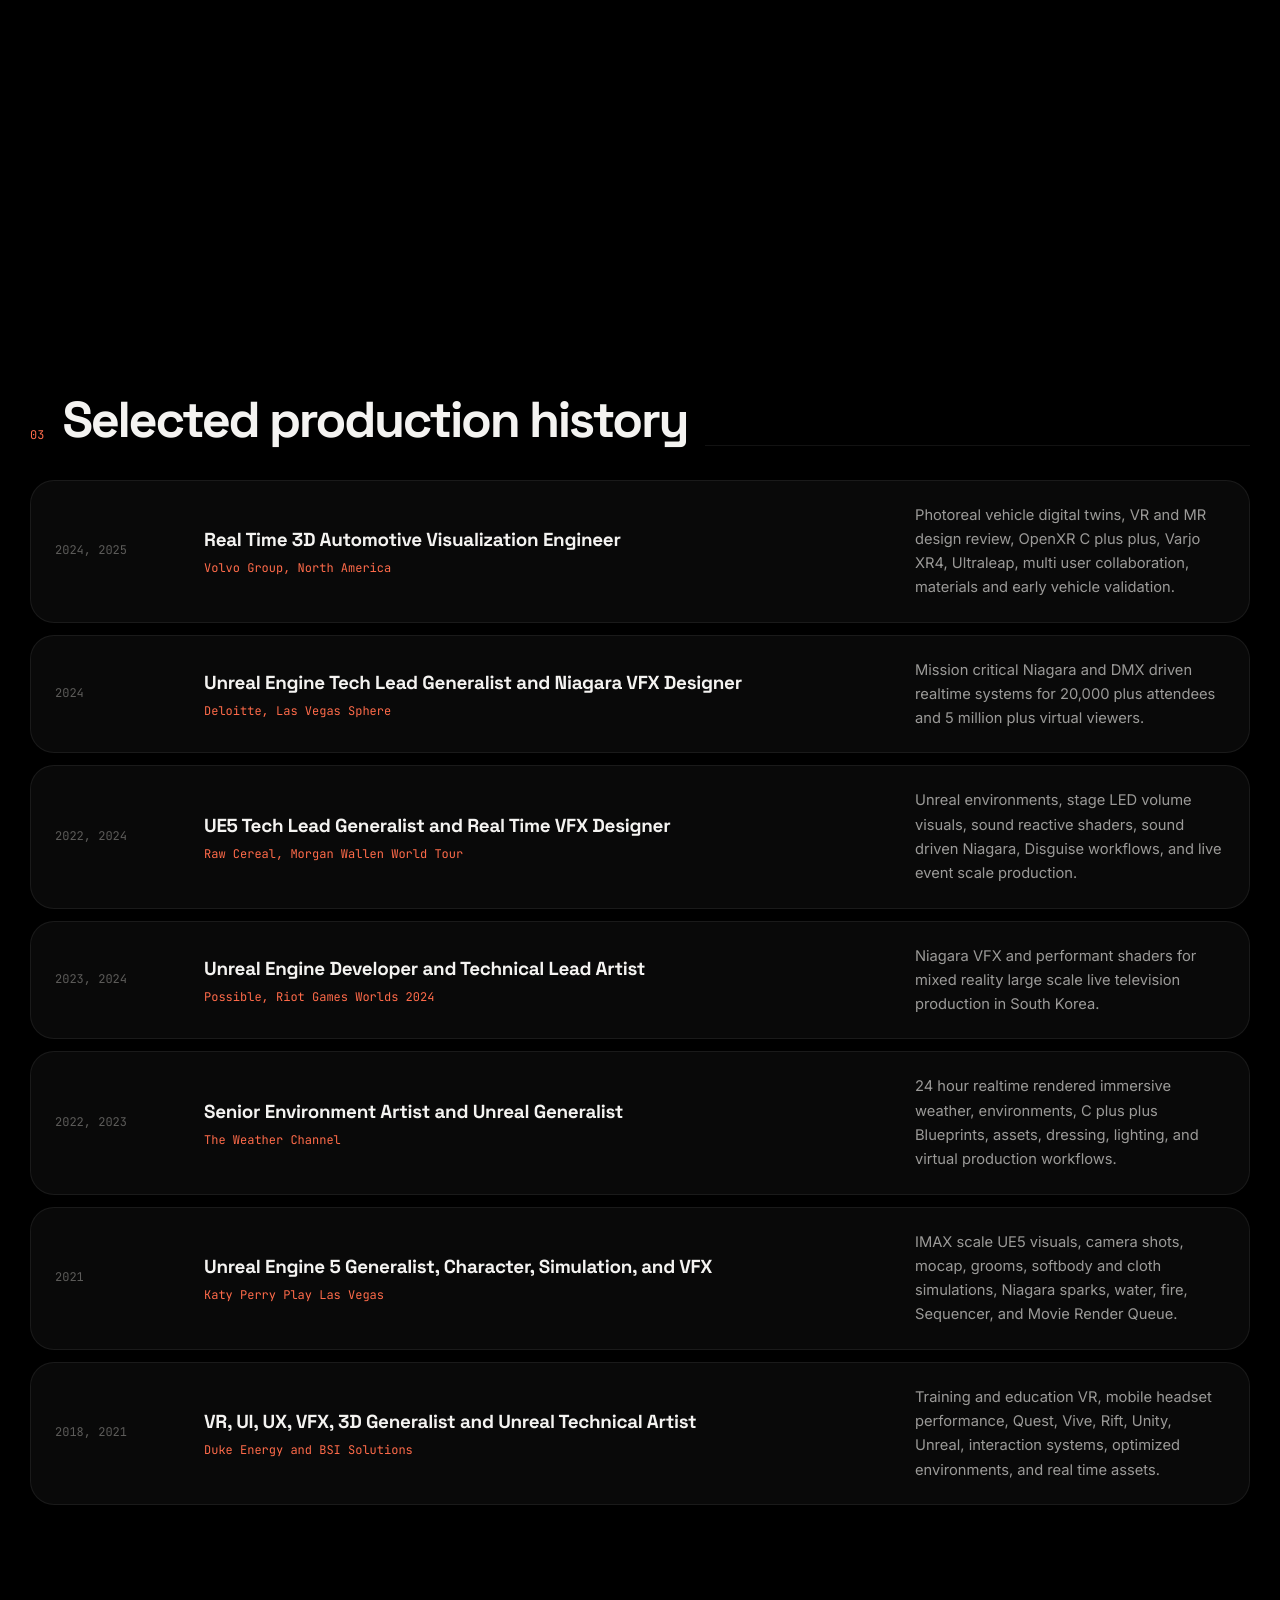
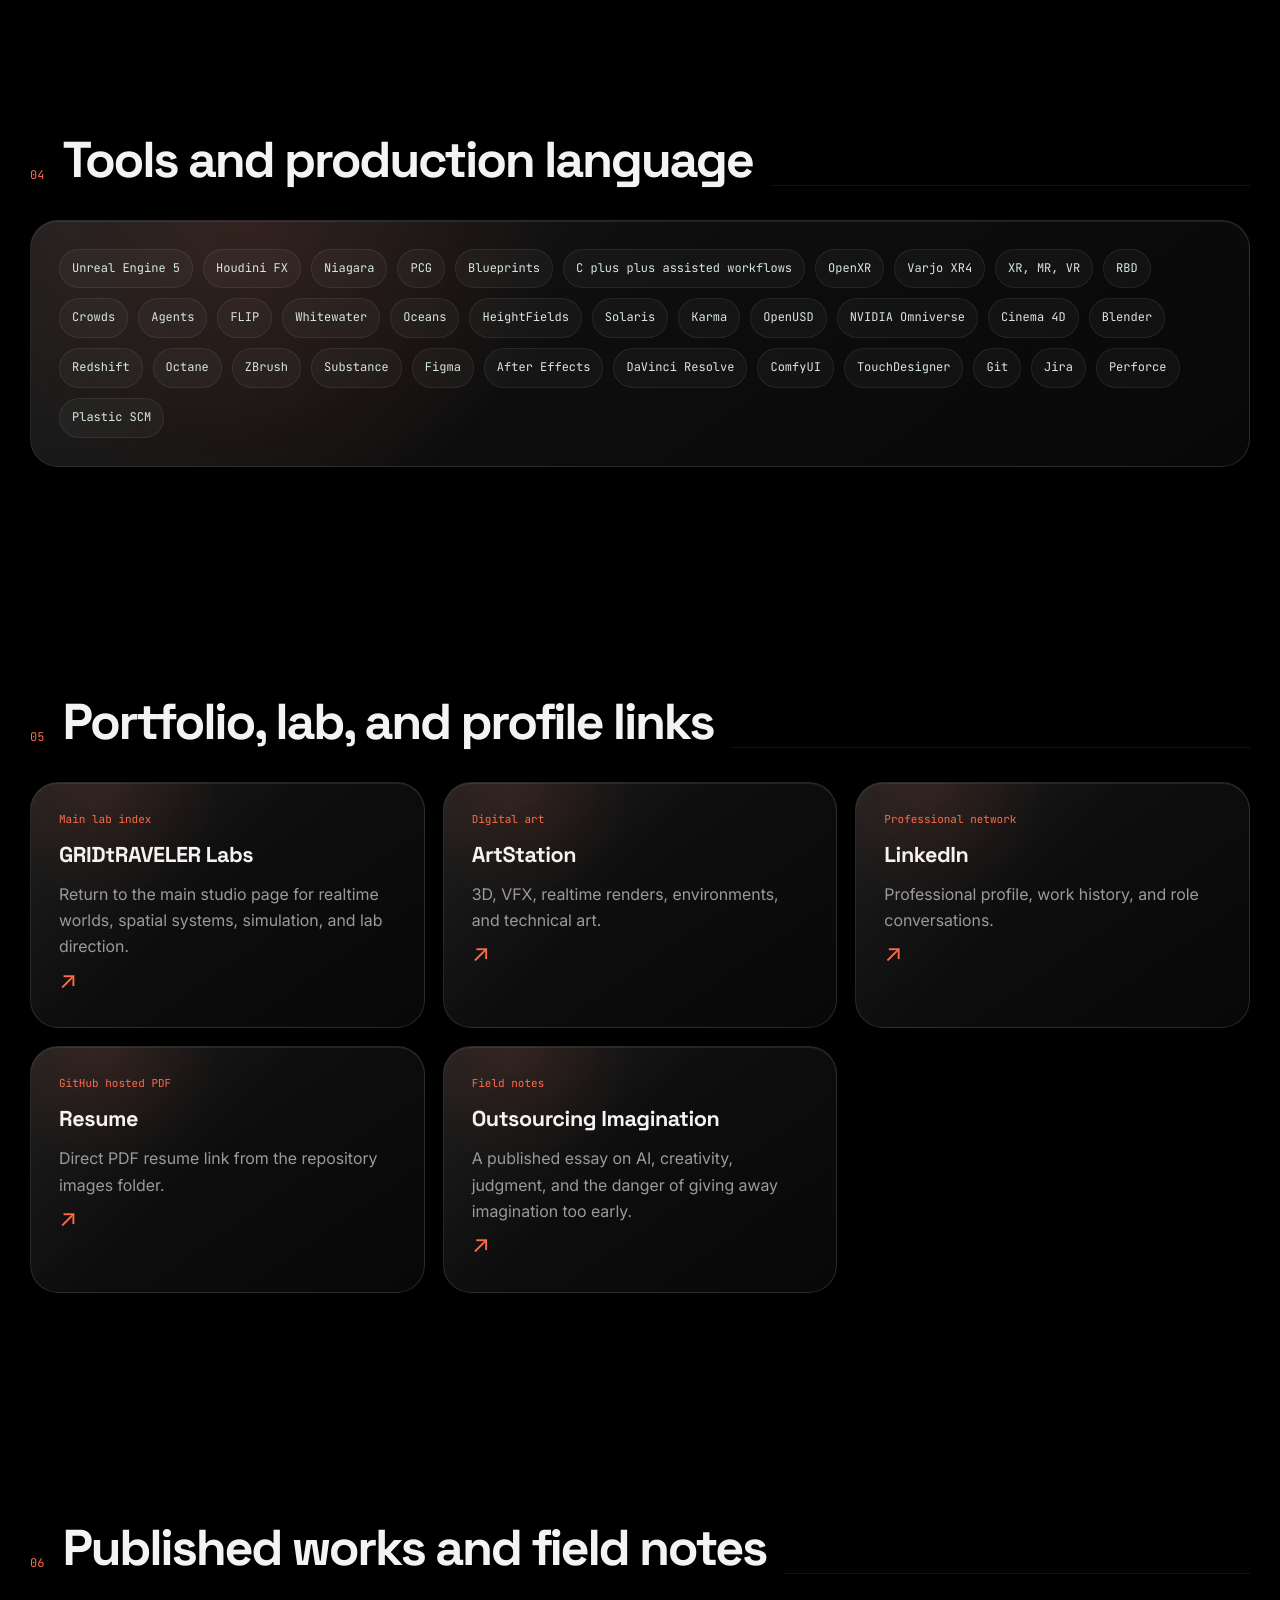
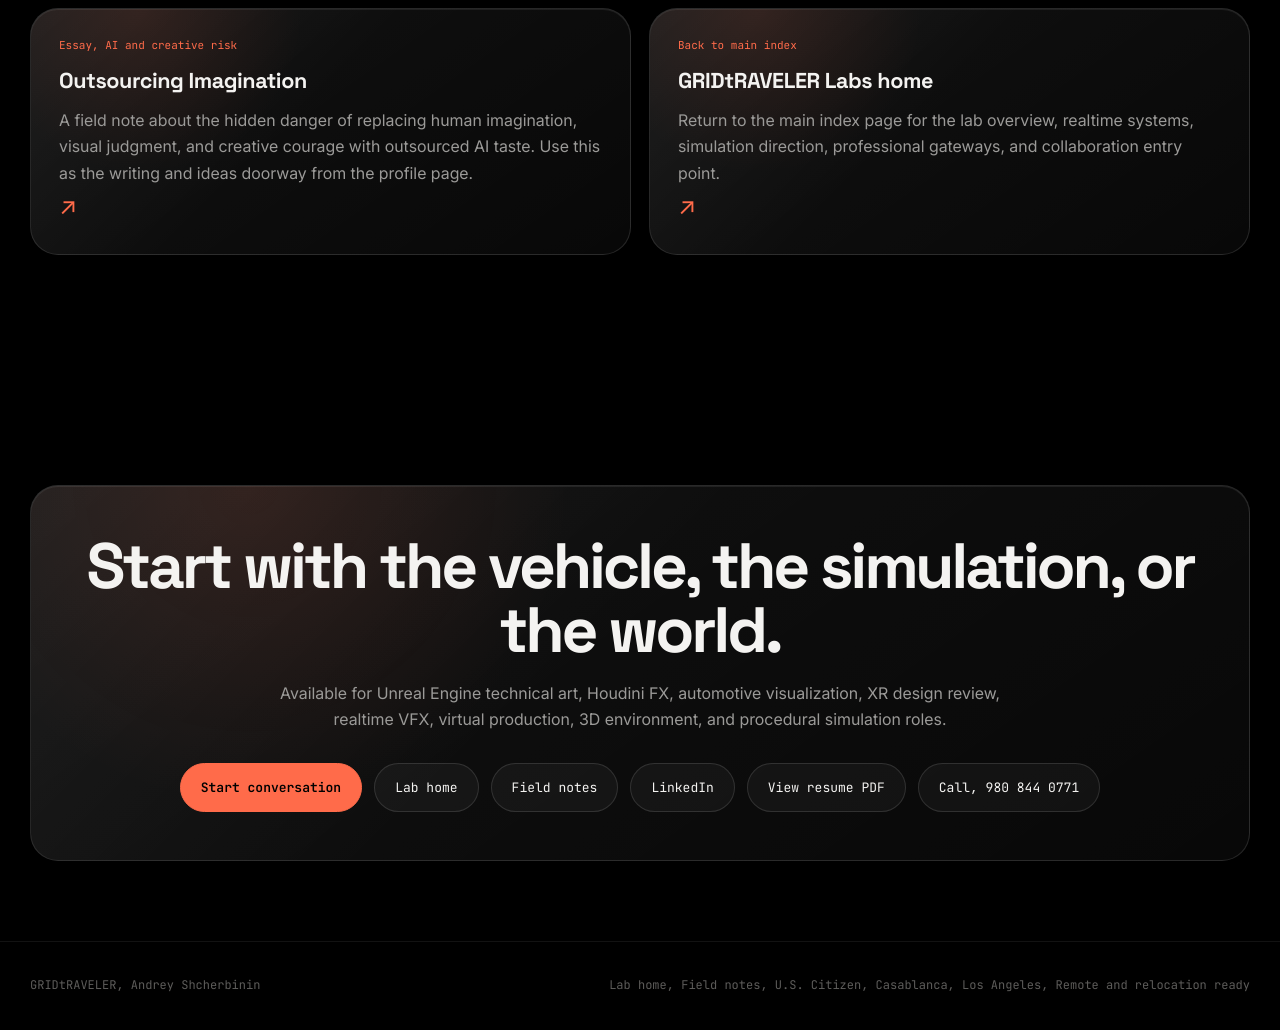
<file: profile.html>
<!DOCTYPE html>
<html lang="en">
<head>
<meta charset="UTF-8">
<meta name="viewport" content="width=device-width, initial-scale=1.0">
<title>Andrey Shcherbinin, 3D VFX, Houdini, Unreal Engine, XR, Vehicle Simulation</title>
<meta name="description" content="Andrey Shcherbinin is a real time visualization design engineer and procedural technical artist specializing in Unreal Engine, Houdini FX, 3D VFX, vehicle visualization, RBD simulation, XR, MR, VR, crowd simulation, environments, digital twins, cinematic systems, and published field notes on AI and creativity.">
<meta name="author" content="Andrey Shcherbinin">
<meta name="theme-color" content="#FF6B4A">
<meta property="og:title" content="Andrey Shcherbinin, 3D VFX, Houdini, Unreal Engine, XR">
<meta property="og:description" content="Vehicle visualization, Houdini RBD, crowds, simulations, XR, real time environments, digital twins, virtual production, and cinematic technical art.">
<meta property="og:type" content="profile">
<meta property="og:url" content="https://www.gridtravelerlabs.com/profile.html">
<meta name="twitter:card" content="summary_large_image">
<link rel="preconnect" href="https://fonts.googleapis.com">
<link rel="preconnect" href="https://fonts.gstatic.com" crossorigin>
<link href="https://fonts.googleapis.com/css2?family=Inter:wght@300;400;500;600;700;800&family=Space+Grotesk:wght@400;500;600;700&family=JetBrains+Mono:wght@400;500;600&display=swap" rel="stylesheet">
<script type="application/ld+json">
{
  "@context":"https://schema.org",
  "@type":"Person",
  "name":"Andrey Shcherbinin",
  "alternateName":"GRIDtRAVELER",
  "email":"gridtraveler@gmail.com",
  "telephone":"+1-980-844-0771",
  "jobTitle":"Real Time Visualization Design Engineer and Procedural Technical Artist",
  "url":"https://www.gridtravelerlabs.com/profile.html",
  "sameAs":["https://www.linkedin.com/in/gridtraveler/","https://www.artstation.com/gridtraveler","https://soundcloud.com/gridtraveler","https://www.gridtravelerlabs.com/outsourcingimagination.html"],
  "knowsAbout":["Unreal Engine 5","Houdini FX","Vehicle Visualization","RBD Simulation","Crowd Simulation","XR","VR","MR","Niagara VFX","PCG","OpenUSD","NVIDIA Omniverse","Digital Twins","Virtual Production","3D Environments","Real Time VFX","Blueprint Systems","Procedural Technical Art"]
}
</script>
<style>
:root{
  --black:#000000;
  --deep:#0a0a0c;
  --panel:rgba(255,255,255,.06);
  --panel2:rgba(255,255,255,.04);
  --glass:rgba(255,255,255,.06);
  --edge:rgba(255,255,255,.12);
  --edge2:rgba(255,107,74,.45);
  --line:rgba(255,255,255,.07);
  --text:#f4f3f1;
  --muted:#9b9a98;
  --dim:#5d5c5a;
  --green:#FF6B4A;
  --green2:#C42E2E;
  --cyan:#FFB347;
  --amber:#FFB347;
  --violet:#C42E2E;
  --hot:#FF6B4A;
  --font:'Inter',system-ui,-apple-system,BlinkMacSystemFont,'Segoe UI',sans-serif;
  --display:'Space Grotesk',var(--font);
  --mono:'JetBrains Mono',ui-monospace,monospace;
  --radius:28px;
}
*{box-sizing:border-box;margin:0;padding:0}
html{scroll-behavior:smooth;background:var(--black)}
body{
  min-height:100vh;
  color:var(--text);
  font-family:var(--font);
  font-size:16px;
  line-height:1.65;
  overflow-x:hidden;
  background:var(--black);
  -webkit-font-smoothing:antialiased;
  text-rendering:geometricPrecision;
}
body::before{
  content:"";
  position:fixed;inset:0;z-index:1;pointer-events:none;
  background:radial-gradient(ellipse at 50% 40%,transparent 30%,rgba(0,0,0,.55) 78%,#000 100%);
}
body::after{
  content:"";
  position:fixed;inset:0;z-index:2;pointer-events:none;opacity:.04;
  background-image:url("data:image/svg+xml,%3Csvg xmlns='http://www.w3.org/2000/svg' width='120' height='120'%3E%3Cfilter id='n'%3E%3CfeTurbulence type='fractalNoise' baseFrequency='0.85' numOctaves='3'/%3E%3C/filter%3E%3Crect width='100%25' height='100%25' filter='url(%23n)'/%3E%3C/svg%3E");
  mix-blend-mode:overlay;
}
a{color:inherit;text-decoration:none}
::selection{background:var(--green);color:#000000}
#fx{position:fixed;inset:0;width:100%;height:100%;z-index:0;pointer-events:none}
.page{position:relative;z-index:3;overflow:hidden}
.noise-bar{position:fixed;left:0;right:0;top:0;height:1px;z-index:80;background:linear-gradient(90deg,transparent,var(--green),var(--cyan),transparent);opacity:.6;animation:scanBar 7s linear infinite}
@keyframes scanBar{0%{top:-1px;opacity:.2}10%{opacity:.7}100%{top:100%;opacity:.05}}
nav{
  position:fixed;top:0;left:0;right:0;z-index:70;
  display:flex;align-items:center;justify-content:space-between;gap:22px;
  padding:20px clamp(18px,4.8vw,76px);
  border-bottom:1px solid transparent;
  transition:background .32s ease,border-color .32s ease,backdrop-filter .32s ease;
}
nav.solid{background:rgba(6,6,8,.55);backdrop-filter:blur(18px) saturate(140%);border-color:var(--line)}
.brand{display:flex;flex-direction:column;line-height:1.05}
.brand b{font-family:var(--display);font-size:15px;letter-spacing:.08em;font-weight:700}
.brand b span{color:var(--green)}
.brand small{font-family:var(--mono);font-size:10.5px;color:var(--muted);margin-top:6px;letter-spacing:.04em}
.nav-links{display:flex;align-items:center;gap:10px;flex-wrap:wrap;justify-content:flex-end}
.nav-links a{font-family:var(--mono);font-size:12px;color:var(--muted);padding:9px 12px;border-radius:999px;border:1px solid transparent;transition:.25s ease}
.nav-links a:hover{color:var(--text);border-color:var(--edge);background:rgba(255,255,255,.045)}
.nav-links .pill{border-color:var(--edge2);color:#f4f3f1;background:rgba(255,107,74,.08)}
.nav-links .pill:hover{background:var(--green);color:#000000}
.wrap{width:min(1220px,calc(100% - 40px));margin:0 auto}
.hero{min-height:100vh;display:grid;grid-template-columns:minmax(0,1.12fr) minmax(320px,.88fr);gap:52px;align-items:center;padding:126px 0 70px}
.kicker{font-family:var(--mono);font-size:12px;color:var(--green);letter-spacing:.18em;margin-bottom:22px}
h1{font-family:var(--display);font-size:clamp(3rem,7.2vw,7.35rem);line-height:.93;letter-spacing:-.062em;max-width:10.8ch}
h1 .grad{background:linear-gradient(105deg,var(--green),var(--cyan) 44%,#f4f3f1 78%);-webkit-background-clip:text;background-clip:text;-webkit-text-fill-color:transparent}
.lead{max-width:69ch;margin-top:28px;color:var(--muted);font-size:clamp(1.02rem,1.4vw,1.18rem)}
.lead strong{color:var(--text);font-weight:600}
.hero-actions{display:flex;gap:12px;flex-wrap:wrap;margin-top:34px}
.btn{display:inline-flex;align-items:center;justify-content:center;gap:10px;min-height:48px;padding:13px 20px;border-radius:999px;font-family:var(--mono);font-size:13px;border:1px solid var(--edge);background:rgba(255,255,255,.04);color:var(--text);transition:transform .25s ease,border-color .25s ease,background .25s ease,color .25s ease}
.btn:hover{transform:translateY(-3px);border-color:var(--edge2);background:rgba(255,107,74,.09)}
.btn.primary{background:var(--green);color:#000000;border-color:var(--green);font-weight:600}
.btn.primary:hover{background:#FFB347}
.hero-badges{display:flex;gap:10px;flex-wrap:wrap;margin-top:26px}
.badge{font-family:var(--mono);font-size:12px;color:#f4f3f1;border:1px solid var(--line);background:rgba(255,255,255,.045);padding:8px 12px;border-radius:999px;backdrop-filter:blur(12px)}
.profile-panel{position:relative;min-height:560px;border-radius:var(--radius);padding:24px;overflow:hidden;background:linear-gradient(145deg,rgba(255,255,255,.09),rgba(255,255,255,.035));border:1px solid var(--edge);box-shadow:0 30px 100px rgba(0,0,0,.48),inset 0 1px 0 rgba(255,255,255,.12);backdrop-filter:blur(22px) saturate(150%)}
.profile-panel::before{content:"";position:absolute;inset:-20%;background:radial-gradient(circle at 65% 20%,rgba(255,107,74,.23),transparent 28%),radial-gradient(circle at 15% 85%,rgba(255,179,71,.16),transparent 30%);filter:blur(8px);opacity:.78}
.profile-panel::after{content:"";position:absolute;inset:0;background:linear-gradient(120deg,transparent 0 42%,rgba(255,255,255,.12) 48%,transparent 56%);transform:translateX(-80%);animation:glassSweep 9s ease-in-out infinite}
@keyframes glassSweep{0%,70%{transform:translateX(-85%)}100%{transform:translateX(85%)}}
.profile-content{position:relative;z-index:2;display:flex;flex-direction:column;height:100%;gap:18px}
.headshot-wrap{display:flex;justify-content:center;margin-top:10px}
.headshot{width:min(310px,72vw);aspect-ratio:1;border-radius:50%;padding:9px;background:linear-gradient(135deg,rgba(255,179,71,.74),rgba(255,107,74,.55),rgba(196,46,46,.36));box-shadow:0 0 0 1px rgba(255,255,255,.08),0 30px 70px rgba(0,0,0,.45)}
.headshot img{width:100%;height:100%;display:block;object-fit:cover;border-radius:50%;border:1px solid rgba(255,255,255,.18);filter:saturate(1.04) contrast(1.02)}
.role-card{margin-top:2px;border:1px solid var(--line);border-radius:24px;background:rgba(2,7,5,.46);padding:22px;backdrop-filter:blur(18px)}
.role-card .label{font-family:var(--mono);font-size:12px;color:var(--green);margin-bottom:10px}
.role-card h2{font-family:var(--display);font-size:clamp(1.35rem,2.4vw,2rem);line-height:1.08;letter-spacing:-.03em}
.role-card p{margin-top:12px;color:var(--muted)}
.mini-grid{display:grid;grid-template-columns:repeat(2,1fr);gap:10px;margin-top:auto}
.mini{border:1px solid var(--line);border-radius:18px;padding:14px;background:rgba(255,255,255,.035)}
.mini b{font-family:var(--display);font-size:1.55rem;line-height:1;background:linear-gradient(100deg,var(--amber),var(--green));-webkit-background-clip:text;background-clip:text;-webkit-text-fill-color:transparent}
.mini span{display:block;font-family:var(--mono);font-size:11px;color:var(--muted);margin-top:8px}
.strip{border-top:1px solid var(--line);border-bottom:1px solid var(--line);overflow:hidden;background:rgba(0,0,0,.22)}
.marquee{display:flex;gap:52px;width:max-content;padding:22px 0;animation:marquee 34s linear infinite}
.marquee span{font-family:var(--display);font-size:clamp(1.1rem,2.1vw,1.6rem);font-weight:600;color:rgba(238,248,239,.42);white-space:nowrap}
.marquee .dot{color:var(--green)}
@keyframes marquee{to{transform:translateX(-50%)}}
section{padding:clamp(72px,9vw,128px) 0}
.section-head{display:flex;align-items:end;gap:18px;margin-bottom:34px}
.section-head .num{font-family:var(--mono);font-size:12px;color:var(--green)}
.section-head h2{font-family:var(--display);font-size:clamp(1.75rem,4vw,3.15rem);line-height:1;letter-spacing:-.045em}
.section-head .line{height:1px;flex:1;background:var(--line)}
.grid-2{display:grid;grid-template-columns:1fr 1fr;gap:18px}
.grid-3{display:grid;grid-template-columns:repeat(3,1fr);gap:18px}
.card{position:relative;overflow:hidden;border:1px solid var(--edge);border-radius:var(--radius);background:linear-gradient(145deg,rgba(255,255,255,.071),rgba(255,255,255,.03));box-shadow:inset 0 1px 0 rgba(255,255,255,.08);backdrop-filter:blur(18px) saturate(140%)}
.card::before{content:"";position:absolute;inset:0;pointer-events:none;background:radial-gradient(circle at 18% 0%,rgba(255,107,74,.11),transparent 30%),linear-gradient(135deg,rgba(255,255,255,.06),transparent 45%)}
.card-inner{position:relative;z-index:1;padding:28px}
.card h3{font-family:var(--display);font-size:1.35rem;line-height:1.15;letter-spacing:-.02em;margin-bottom:12px}
.card p{color:var(--muted)}
.card .tag{font-family:var(--mono);font-size:11px;color:var(--green);margin-bottom:15px}
.about-card .card-inner{padding:34px}
.about-card p{font-size:1.06rem}
.about-card strong{color:var(--text);font-weight:600}
.pulse-list{display:flex;flex-direction:column;gap:12px}
.pulse{display:flex;gap:12px;align-items:flex-start;color:var(--muted)}
.pulse::before{content:"";width:8px;height:8px;margin-top:9px;border-radius:50%;background:var(--green);box-shadow:0 0 18px var(--green);flex:0 0 auto}
.focus-grid{display:grid;grid-template-columns:repeat(4,1fr);gap:14px}
.focus{min-height:170px;padding:22px;border:1px solid var(--line);border-radius:22px;background:rgba(255,255,255,.035);transition:transform .28s ease,border-color .28s ease,background .28s ease}
.focus:hover{transform:translateY(-5px);border-color:var(--edge2);background:rgba(255,107,74,.055)}
.focus b{display:block;font-family:var(--display);font-size:1.1rem;line-height:1.1;margin-bottom:10px}
.focus span{color:var(--muted);font-size:.94rem}
.work-list{display:flex;flex-direction:column;gap:12px}
.work{display:grid;grid-template-columns:125px 1fr minmax(180px,310px);gap:24px;align-items:center;border:1px solid var(--line);border-radius:24px;padding:22px 24px;background:rgba(255,255,255,.035);backdrop-filter:blur(15px);transition:.25s ease}
.work:hover{transform:translateY(-3px);border-color:var(--edge2);background:rgba(255,255,255,.055)}
.work .year{font-family:var(--mono);font-size:12px;color:var(--dim)}
.work h3{font-family:var(--display);font-size:1.18rem;letter-spacing:-.015em}
.work .org{font-family:var(--mono);font-size:12px;color:var(--green);margin-top:4px}
.work .detail{font-size:.92rem;color:var(--muted)}
.tool-cloud{display:flex;flex-wrap:wrap;gap:10px}
.tool-cloud span{font-family:var(--mono);font-size:12px;color:#d8e8db;border:1px solid var(--line);padding:9px 12px;border-radius:999px;background:rgba(255,255,255,.035)}
.link-card{display:flex;min-height:210px;flex-direction:column;justify-content:space-between;transition:.25s ease}
.link-card:hover{transform:translateY(-5px);border-color:var(--edge2)}
.link-card .arrow{font-size:1.5rem;color:var(--green)}
.contact{text-align:center;padding-bottom:80px}
.contact .card-inner{padding:48px 30px}
.contact h2{font-family:var(--display);font-size:clamp(2rem,5vw,4.35rem);line-height:1;letter-spacing:-.05em}
.contact p{max-width:720px;margin:18px auto 0;color:var(--muted)}
.contact-actions{display:flex;justify-content:center;gap:12px;flex-wrap:wrap;margin-top:30px}
footer{border-top:1px solid var(--line);padding:34px 0;color:var(--dim);font-family:var(--mono);font-size:12px}
.footer-row{display:flex;justify-content:space-between;gap:18px;flex-wrap:wrap}
.reveal{opacity:0;transform:translateY(24px);transition:opacity .7s cubic-bezier(.16,1,.3,1),transform .7s cubic-bezier(.16,1,.3,1)}
.reveal.in{opacity:1;transform:translateY(0)}
@media(max-width:980px){.hero{grid-template-columns:1fr;gap:34px;padding-top:112px}.profile-panel{min-height:auto}.grid-2,.grid-3{grid-template-columns:1fr}.focus-grid{grid-template-columns:repeat(2,1fr)}.work{grid-template-columns:1fr;gap:8px}.work .detail{max-width:66ch}}
@media(max-width:720px){nav{position:absolute;align-items:flex-start}.nav-links{display:none}.wrap{width:min(100% - 28px,1220px)}h1{font-size:clamp(2.65rem,16vw,4.7rem)}.hero{padding-top:104px}.focus-grid{grid-template-columns:1fr}.mini-grid{grid-template-columns:1fr 1fr}.section-head{align-items:center}.brand small{max-width:240px}}
@media(prefers-reduced-motion:reduce){*{animation:none!important;transition:none!important}.reveal{opacity:1;transform:none}}
</style>
</head>
<body>
<canvas id="fx" aria-hidden="true"></canvas>
<div class="noise-bar" aria-hidden="true"></div>
<div class="page">
  <nav id="nav">
    <a class="brand" href="https://www.gridtravelerlabs.com/" aria-label="GRIDtRAVELER Labs home">
      <b>GRID<span>t</span>RAVELER</b>
      <small>3D VFX, vehicle simulation, XR worlds</small>
    </a>
    <div class="nav-links" aria-label="Primary navigation">
      <a href="https://www.gridtravelerlabs.com/" class="pill">Lab home</a>
      <a href="#focus">Focus</a>
      <a href="#capabilities">Capabilities</a>
      <a href="#work">Work</a>
      <a href="#tools">Tools</a>
      <a href="#published">Published works</a>
      <a href="https://github.com/gridtraveler/GRIDtRAVELER_LABS/raw/main/images/RESUMEANDREYSHCHERBININ.pdf" target="_blank" rel="noopener">Resume PDF</a>
    </div>
  </nav>

  <main id="top" class="wrap">
    <header class="hero">
      <div>
        <div class="kicker reveal">Real Time Visualization, Houdini FX, Unreal Engine, XR, Vehicle Worlds</div>
        <h1 class="reveal">I build <span class="grad">3D systems that move.</span></h1>
        <p class="lead reveal">Andrey Shcherbinin is a <strong>real time visualization design engineer</strong> and <strong>procedural technical artist</strong> focused on 3D VFX, Houdini simulations, Unreal Engine environments, XR, MR, VR, digital twins, vehicle visualization, RBD dynamics, crowd systems, cinematic rendering, and production ready interactive experiences.</p>
        <div class="hero-actions reveal">
          <a class="btn primary" href="mailto:gridtraveler@gmail.com">Start conversation</a>
          <a class="btn" href="https://www.gridtravelerlabs.com/">Lab home</a>
          <a class="btn" href="https://www.linkedin.com/in/gridtraveler/" target="_blank" rel="noopener">LinkedIn</a>
          <a class="btn" href="https://github.com/gridtraveler/GRIDtRAVELER_LABS/raw/main/images/RESUMEANDREYSHCHERBININ.pdf" target="_blank" rel="noopener">View resume PDF</a>
          <a class="btn" href="https://www.gridtravelerlabs.com/outsourcingimagination.html">Field notes</a>
          <a class="btn" href="https://www.artstation.com/gridtraveler" target="_blank" rel="noopener">Digital art</a>
        </div>
        <div class="hero-badges reveal">
          <span class="badge">Houdini RBD and crowds</span>
          <span class="badge">Vehicle and automotive visualization</span>
          <span class="badge">Unreal Engine 5 and Niagara</span>
          <span class="badge">VR, XR, MR, OpenXR</span>
          <span class="badge">3D environments and digital twins</span>
        </div>
      </div>

      <aside class="profile-panel reveal" aria-label="Professional profile card">
        <div class="profile-content">
          <div class="headshot-wrap">
            <div class="headshot"><img src="[data-uri]" alt="Andrey Shcherbinin portrait"></div>
          </div>
          <div class="role-card">
            <div class="label">GRIDtRAVELER, Professional Capabilities</div>
            <h2>3D VFX, simulation, vehicle worlds, XR, and procedural environments.</h2>
            <p>Built for roles across Unreal technical art, Houdini FX, automotive visualization, virtual production, immersive design review, realtime VFX, and cinematic 3D environments.</p>
          </div>
          <div class="mini-grid">
            <div class="mini"><b>10+</b><span>Years real time production</span></div>
            <div class="mini"><b>20k+</b><span>Sphere live audience scale</span></div>
            <div class="mini"><b>5m+</b><span>Virtual viewers reached</span></div>
            <div class="mini"><b>55%</b><span>VFX iteration time reduced</span></div>
          </div>
        </div>
      </aside>
    </header>
  </main>

  <div class="strip" aria-label="Selected experience marquee">
    <div class="marquee">
      <span>Volvo Group</span><span class="dot">·</span><span>Las Vegas Sphere</span><span class="dot">·</span><span>Riot Games Worlds</span><span class="dot">·</span><span>Morgan Wallen Tour</span><span class="dot">·</span><span>The Weather Channel</span><span class="dot">·</span><span>Katy Perry Play</span><span class="dot">·</span><span>Live Nation</span><span class="dot">·</span><span>Disney</span><span class="dot">·</span><span>Volvo Group</span><span class="dot">·</span><span>Las Vegas Sphere</span><span class="dot">·</span><span>Riot Games Worlds</span><span class="dot">·</span><span>Morgan Wallen Tour</span><span class="dot">·</span><span>The Weather Channel</span><span class="dot">·</span><span>Katy Perry Play</span><span class="dot">·</span><span>Live Nation</span><span class="dot">·</span><span>Disney</span><span class="dot">·</span>
    </div>
  </div>

  <section id="focus" class="wrap">
    <div class="section-head reveal"><span class="num">01</span><h2>Role fit</h2><span class="line"></span></div>
    <div class="focus-grid">
      <div class="focus reveal"><b>Vehicle simulation and visualization</b><span>Automotive digital twins, design review, vehicle materials, cabins, hard surface worlds, RBD experiments, camera presentation, and photoreal review environments.</span></div>
      <div class="focus reveal"><b>Houdini FX and procedural systems</b><span>RBD, crowds, agents, POPs, FLIP, whitewater, ocean systems, terrain, scattering, attributes, caching, Solaris, Karma, and USD export for Unreal.</span></div>
      <div class="focus reveal"><b>Unreal Engine technical art</b><span>Niagara, Blueprints, PCG, Sequencer, Lumen, Nanite, materials, optimization, cinematic tools, interactive prototypes, and realtime delivery.</span></div>
      <div class="focus reveal"><b>XR, MR, VR, and spatial design</b><span>OpenXR, Varjo workflows, immersive product validation, multi user review, headset deployment, spatial UI, user comfort, and realtime performance stability.</span></div>
      <div class="focus reveal"><b>3D environments and worlds</b><span>Large scale digital sets, terrain, cities, weather, architectural context, hard surface assets, atmosphere, lighting, materials, and cinematic scene assembly.</span></div>
      <div class="focus reveal"><b>Realtime VFX and live visuals</b><span>GPU Niagara, volumetric effects, audio reactive systems, DMX driven lighting, LED volume visuals, broadcast graphics, and performance synchronized effects.</span></div>
      <div class="focus reveal"><b>Digital twins and industrial design</b><span>Stakeholder ready visualization for vehicles, aerospace, energy, training, product review, procedural content, optimized assets, and technical storytelling.</span></div>
      <div class="focus reveal"><b>Creative technology leadership</b><span>Rapid prototyping, cross functional communication, clean production structure, technical problem solving, R and D, documentation, and team workflow improvement.</span></div>
    </div>
  </section>

  <section id="capabilities" class="wrap">
    <div class="section-head reveal"><span class="num">02</span><h2>Capabilities matrix</h2><span class="line"></span></div>
    <div class="grid-3">
      <article class="card reveal"><div class="card-inner"><div class="tag">Vehicles, RBD, Hard Surface</div><h3>Automotive and mechanical worlds</h3><p>Photoreal vehicle digital twins, cabin and exterior review, product materials, procedural roads, mechanical motion, impact ready layouts, and cinematic camera language for vehicle centered work.</p></div></article>
      <article class="card reveal"><div class="card-inner"><div class="tag">Houdini FX</div><h3>Simulation and procedural design</h3><p>RBD systems, vehicles, crowds, agents, particles, fluids, whitewater, oceans, terrain, scattering, curves, attributes, caching, Solaris, Karma, and USD aware export pipelines.</p></div></article>
      <article class="card reveal"><div class="card-inner"><div class="tag">Unreal Engine 5</div><h3>Realtime interactive production</h3><p>Blueprint architecture, Niagara VFX, PCG, Sequencer, Lumen, Nanite, Chaos, MetaSounds, cinematic cameras, UI widgets, materials, level assembly, optimization, and reliable builds.</p></div></article>
      <article class="card reveal"><div class="card-inner"><div class="tag">XR, MR, VR</div><h3>Immersive design review</h3><p>OpenXR, Varjo XR4, hand tracking, PCVR, Quest workflows, multi user VR, spatial usability, realtime performance, headset validation, and user centered interaction design.</p></div></article>
      <article class="card reveal"><div class="card-inner"><div class="tag">3D Environments</div><h3>World building and atmosphere</h3><p>Digital environments, terrain, cities, architecture, weather, material systems, lighting, post process, set dressing, cinematic composition, and scalable scene organization.</p></div></article>
      <article class="card reveal"><div class="card-inner"><div class="tag">Live, Broadcast, Stage</div><h3>Realtime VFX under pressure</h3><p>Mission critical Niagara systems, LED volume content, broadcast graphics, stage visuals, sound reactive shaders, DMX lighting, large audience scale, and rapid iteration workflows.</p></div></article>
    </div>
  </section>

  <section class="wrap">
    <div class="grid-2">
      <article class="card about-card reveal"><div class="card-inner"><div class="tag">Professional Summary</div><p><strong>Andrey Shcherbinin</strong> is a real time visualization design engineer and procedural technical artist with 10 plus years of experience creating high quality 3D, VFX, XR, simulation, virtual production, UI and UX, and cinematic content for automotive, entertainment, broadcast, live events, industrial, and emerging technology projects.</p><p style="margin-top:16px">His strongest lane is the bridge between beautiful 3D and working systems. Houdini simulation logic, Unreal Engine execution, realtime performance, procedural environments, vehicle visualization, XR review, and clear stakeholder presentation.</p></div></article>
      <article class="card reveal"><div class="card-inner"><div class="tag">What this site should communicate</div><div class="pulse-list"><div class="pulse">He is not only a 3D artist. He builds technical visual systems that can be reused, optimized, presented, and shipped.</div><div class="pulse">He fits automotive, aerospace, defense simulation, XR, virtual production, VFX, visualization, and Houdini technical artist roles.</div><div class="pulse">His work history proves both high fidelity visual taste and production pressure experience across major live, broadcast, and industrial teams.</div><div class="pulse">He has a strong personal direction around cars, RBD, crowds, environments, XR, MR, VR, and procedural simulation.</div></div></div></article>
    </div>
  </section>

  <section id="work" class="wrap">
    <div class="section-head reveal"><span class="num">03</span><h2>Selected production history</h2><span class="line"></span></div>
    <div class="work-list">
      <article class="work reveal"><div class="year">2024, 2025</div><div><h3>Real Time 3D Automotive Visualization Engineer</h3><div class="org">Volvo Group, North America</div></div><div class="detail">Photoreal vehicle digital twins, VR and MR design review, OpenXR C plus plus, Varjo XR4, Ultraleap, multi user collaboration, materials and early vehicle validation.</div></article>
      <article class="work reveal"><div class="year">2024</div><div><h3>Unreal Engine Tech Lead Generalist and Niagara VFX Designer</h3><div class="org">Deloitte, Las Vegas Sphere</div></div><div class="detail">Mission critical Niagara and DMX driven realtime systems for 20,000 plus attendees and 5 million plus virtual viewers.</div></article>
      <article class="work reveal"><div class="year">2022, 2024</div><div><h3>UE5 Tech Lead Generalist and Real Time VFX Designer</h3><div class="org">Raw Cereal, Morgan Wallen World Tour</div></div><div class="detail">Unreal environments, stage LED volume visuals, sound reactive shaders, sound driven Niagara, Disguise workflows, and live event scale production.</div></article>
      <article class="work reveal"><div class="year">2023, 2024</div><div><h3>Unreal Engine Developer and Technical Lead Artist</h3><div class="org">Possible, Riot Games Worlds 2024</div></div><div class="detail">Niagara VFX and performant shaders for mixed reality large scale live television production in South Korea.</div></article>
      <article class="work reveal"><div class="year">2022, 2023</div><div><h3>Senior Environment Artist and Unreal Generalist</h3><div class="org">The Weather Channel</div></div><div class="detail">24 hour realtime rendered immersive weather, environments, C plus plus Blueprints, assets, dressing, lighting, and virtual production workflows.</div></article>
      <article class="work reveal"><div class="year">2021</div><div><h3>Unreal Engine 5 Generalist, Character, Simulation, and VFX</h3><div class="org">Katy Perry Play Las Vegas</div></div><div class="detail">IMAX scale UE5 visuals, camera shots, mocap, grooms, softbody and cloth simulations, Niagara sparks, water, fire, Sequencer, and Movie Render Queue.</div></article>
      <article class="work reveal"><div class="year">2018, 2021</div><div><h3>VR, UI, UX, VFX, 3D Generalist and Unreal Technical Artist</h3><div class="org">Duke Energy and BSI Solutions</div></div><div class="detail">Training and education VR, mobile headset performance, Quest, Vive, Rift, Unity, Unreal, interaction systems, optimized environments, and real time assets.</div></article>
    </div>
  </section>

  <section id="tools" class="wrap">
    <div class="section-head reveal"><span class="num">04</span><h2>Tools and production language</h2><span class="line"></span></div>
    <article class="card reveal"><div class="card-inner"><div class="tool-cloud"><span>Unreal Engine 5</span><span>Houdini FX</span><span>Niagara</span><span>PCG</span><span>Blueprints</span><span>C plus plus assisted workflows</span><span>OpenXR</span><span>Varjo XR4</span><span>XR, MR, VR</span><span>RBD</span><span>Crowds</span><span>Agents</span><span>FLIP</span><span>Whitewater</span><span>Oceans</span><span>HeightFields</span><span>Solaris</span><span>Karma</span><span>OpenUSD</span><span>NVIDIA Omniverse</span><span>Cinema 4D</span><span>Blender</span><span>Redshift</span><span>Octane</span><span>ZBrush</span><span>Substance</span><span>Figma</span><span>After Effects</span><span>DaVinci Resolve</span><span>ComfyUI</span><span>TouchDesigner</span><span>Git</span><span>Jira</span><span>Perforce</span><span>Plastic SCM</span></div></div></article>
  </section>

  <section class="wrap" id="links">
    <div class="section-head reveal"><span class="num">05</span><h2>Portfolio, lab, and profile links</h2><span class="line"></span></div>
    <div class="grid-3">
      <a class="card link-card reveal" href="https://www.gridtravelerlabs.com/"><div class="card-inner"><div class="tag">Main lab index</div><h3>GRIDtRAVELER Labs</h3><p>Return to the main studio page for realtime worlds, spatial systems, simulation, and lab direction.</p><div class="arrow">↗</div></div></a>
      <a class="card link-card reveal" href="https://www.artstation.com/gridtraveler" target="_blank" rel="noopener"><div class="card-inner"><div class="tag">Digital art</div><h3>ArtStation</h3><p>3D, VFX, realtime renders, environments, and technical art.</p><div class="arrow">↗</div></div></a>
      <a class="card link-card reveal" href="https://www.linkedin.com/in/gridtraveler/" target="_blank" rel="noopener"><div class="card-inner"><div class="tag">Professional network</div><h3>LinkedIn</h3><p>Professional profile, work history, and role conversations.</p><div class="arrow">↗</div></div></a>
      <a class="card link-card reveal" href="https://github.com/gridtraveler/GRIDtRAVELER_LABS/raw/main/images/RESUMEANDREYSHCHERBININ.pdf" target="_blank" rel="noopener"><div class="card-inner"><div class="tag">GitHub hosted PDF</div><h3>Resume</h3><p>Direct PDF resume link from the repository images folder.</p><div class="arrow">↗</div></div></a>
      <a class="card link-card reveal" href="https://www.gridtravelerlabs.com/outsourcingimagination.html"><div class="card-inner"><div class="tag">Field notes</div><h3>Outsourcing Imagination</h3><p>A published essay on AI, creativity, judgment, and the danger of giving away imagination too early.</p><div class="arrow">↗</div></div></a>
    </div>
  </section>

  <section class="wrap" id="published">
    <div class="section-head reveal"><span class="num">06</span><h2>Published works and field notes</h2><span class="line"></span></div>
    <div class="grid-2">
      <a class="card link-card reveal" href="https://www.gridtravelerlabs.com/outsourcingimagination.html"><div class="card-inner"><div class="tag">Essay, AI and creative risk</div><h3>Outsourcing Imagination</h3><p>A field note about the hidden danger of replacing human imagination, visual judgment, and creative courage with outsourced AI taste. Use this as the writing and ideas doorway from the profile page.</p><div class="arrow">↗</div></div></a>
      <a class="card link-card reveal" href="https://www.gridtravelerlabs.com/"><div class="card-inner"><div class="tag">Back to main index</div><h3>GRIDtRAVELER Labs home</h3><p>Return to the main index page for the lab overview, realtime systems, simulation direction, professional gateways, and collaboration entry point.</p><div class="arrow">↗</div></div></a>
    </div>
  </section>

  <section class="wrap contact" id="contact">
    <article class="card reveal"><div class="card-inner"><h2>Start with the vehicle, the simulation, or the world.</h2><p>Available for Unreal Engine technical art, Houdini FX, automotive visualization, XR design review, realtime VFX, virtual production, 3D environment, and procedural simulation roles.</p><div class="contact-actions"><a class="btn primary" href="mailto:gridtraveler@gmail.com">Start conversation</a><a class="btn" href="https://www.gridtravelerlabs.com/">Lab home</a><a class="btn" href="https://www.gridtravelerlabs.com/outsourcingimagination.html">Field notes</a><a class="btn" href="https://www.linkedin.com/in/gridtraveler/" target="_blank" rel="noopener">LinkedIn</a><a class="btn" href="https://github.com/gridtraveler/GRIDtRAVELER_LABS/raw/main/images/RESUMEANDREYSHCHERBININ.pdf" target="_blank" rel="noopener">View resume PDF</a><a class="btn" href="tel:+19808440771">Call, 980 844 0771</a></div></div></article>
  </section>

  <footer>
    <div class="wrap footer-row"><div>GRIDtRAVELER, Andrey Shcherbinin</div><div><a href="https://www.gridtravelerlabs.com/">Lab home</a>, <a href="https://www.gridtravelerlabs.com/outsourcingimagination.html">Field notes</a>, U.S. Citizen, Casablanca, Los Angeles, Remote and relocation ready</div></div>
  </footer>
</div>

<script>
(function(){
  const nav=document.getElementById('nav');
  const setNav=()=>nav.classList.toggle('solid',window.scrollY>34);
  window.addEventListener('scroll',setNav,{passive:true});setNav();
  const els=document.querySelectorAll('.reveal');
  const io=new IntersectionObserver((entries)=>{entries.forEach(e=>{if(e.isIntersecting){e.target.classList.add('in');io.unobserve(e.target);}})},{threshold:.12,rootMargin:'0px 0px -8% 0px'});
  els.forEach((el,i)=>{el.style.transitionDelay=(i%8)*.035+'s';io.observe(el);});
})();

(function(){
  const canvas=document.getElementById('fx');
  const reduce=window.matchMedia('(prefers-reduced-motion:reduce)').matches;
  const gl=canvas.getContext('webgl',{antialias:true,alpha:true,premultipliedAlpha:false});
  if(!gl){canvas.style.background='radial-gradient(circle at 50% 35%,#1a0d08,#000)';return;}

  function resize(){
    const dpr=Math.min(window.devicePixelRatio||1,2);
    canvas.width=innerWidth*dpr;canvas.height=innerHeight*dpr;
    canvas.style.width=innerWidth+'px';canvas.style.height=innerHeight+'px';
    gl.viewport(0,0,canvas.width,canvas.height);
  }
  resize();addEventListener('resize',resize);

  // Original amber, coral, red spatial scan point field.
  const N=(innerWidth<700)?5500:11000;
  const pos=new Float32Array(N*3);
  const seed=new Float32Array(N);
  for(let i=0;i<N;i++){
    const a=Math.random()*Math.PI*2;
    const r=Math.pow(Math.random(),0.5)*1.9;
    const y=(Math.random()-0.5)*0.9;
    pos[i*3]=Math.cos(a)*r;
    pos[i*3+1]=y+Math.sin(r*3.0)*0.18;
    pos[i*3+2]=Math.sin(a)*r;
    seed[i]=Math.random();
  }

  const vs=`
    attribute vec3 p; attribute float s;
    uniform float t; uniform mat4 proj; uniform mat4 view; uniform vec2 mouse;
    varying float v;
    void main(){
      vec3 q=p;
      float w=sin(q.x*1.5+t*0.6)*0.12+cos(q.z*1.7-t*0.5)*0.12;
      q.y+=w+sin(t*0.3+s*6.28)*0.04;
      float ang=t*0.06+length(q.xz)*0.15;
      float ca=cos(ang),sa=sin(ang);
      q.xz=mat2(ca,-sa,sa,ca)*q.xz;
      q.x+=mouse.x*0.25; q.y+=mouse.y*0.15;
      vec4 mv=view*vec4(q,1.0);
      gl_Position=proj*mv;
      gl_PointSize=(2.2+s*2.0)*(3.0/-mv.z);
      v=clamp((q.y+1.0)*0.5,0.0,1.0)+s*0.3;
    }`;
  const fs=`
    precision mediump float; varying float v;
    void main(){
      vec2 c=gl_PointCoord-0.5;
      float d=dot(c,c);
      if(d>0.25) discard;
      float al=smoothstep(0.25,0.0,d);
      vec3 amber=vec3(1.0,0.70,0.28);
      vec3 coral=vec3(1.0,0.42,0.29);
      vec3 red=vec3(0.77,0.18,0.18);
      vec3 col=mix(red,coral,smoothstep(0.0,0.55,v));
      col=mix(col,amber,smoothstep(0.5,1.0,v));
      gl_FragColor=vec4(col,al*0.85);
    }`;
  function sh(type,src){const shader=gl.createShader(type);gl.shaderSource(shader,src);gl.compileShader(shader);return shader;}
  const prog=gl.createProgram();
  gl.attachShader(prog,sh(gl.VERTEX_SHADER,vs));
  gl.attachShader(prog,sh(gl.FRAGMENT_SHADER,fs));
  gl.linkProgram(prog);gl.useProgram(prog);

  const pb=gl.createBuffer();gl.bindBuffer(gl.ARRAY_BUFFER,pb);gl.bufferData(gl.ARRAY_BUFFER,pos,gl.STATIC_DRAW);
  const pl=gl.getAttribLocation(prog,'p');gl.enableVertexAttribArray(pl);gl.vertexAttribPointer(pl,3,gl.FLOAT,false,0,0);
  const sb=gl.createBuffer();gl.bindBuffer(gl.ARRAY_BUFFER,sb);gl.bufferData(gl.ARRAY_BUFFER,seed,gl.STATIC_DRAW);
  const sl=gl.getAttribLocation(prog,'s');gl.enableVertexAttribArray(sl);gl.vertexAttribPointer(sl,1,gl.FLOAT,false,0,0);

  const uT=gl.getUniformLocation(prog,'t');
  const uProj=gl.getUniformLocation(prog,'proj');
  const uView=gl.getUniformLocation(prog,'view');
  const uMouse=gl.getUniformLocation(prog,'mouse');

  function perspective(fov,asp,n,f){
    const t=1/Math.tan(fov/2);
    return new Float32Array([t/asp,0,0,0,0,t,0,0,0,0,(f+n)/(n-f),-1,0,0,(2*f*n)/(n-f),0]);
  }
  function view(){
    const z=-4.2,y=-0.15;
    return new Float32Array([1,0,0,0,0,1,0,0,0,0,1,0,0,y,z,1]);
  }

  gl.enable(gl.BLEND);
  gl.blendFunc(gl.SRC_ALPHA,gl.ONE);
  gl.clearColor(0,0,0,0);

  let mx=0,my=0,tmx=0,tmy=0;
  addEventListener('mousemove',e=>{tmx=(e.clientX/innerWidth-0.5)*2;tmy=-(e.clientY/innerHeight-0.5)*2;},{passive:true});

  let start=performance.now();
  function frame(now){
    const t=reduce?0:(now-start)/1000;
    mx+=(tmx-mx)*0.04;my+=(tmy-my)*0.04;
    gl.clear(gl.COLOR_BUFFER_BIT);
    gl.uniform1f(uT,t);
    gl.uniformMatrix4fv(uProj,false,perspective(1.05,innerWidth/innerHeight,0.1,100));
    gl.uniformMatrix4fv(uView,false,view());
    gl.uniform2f(uMouse,mx,my);
    gl.drawArrays(gl.POINTS,0,N);
    if(!reduce)requestAnimationFrame(frame);
  }
  requestAnimationFrame(frame);
  if(reduce)frame(performance.now());
})();
</script>
</body>
</html>
</file>
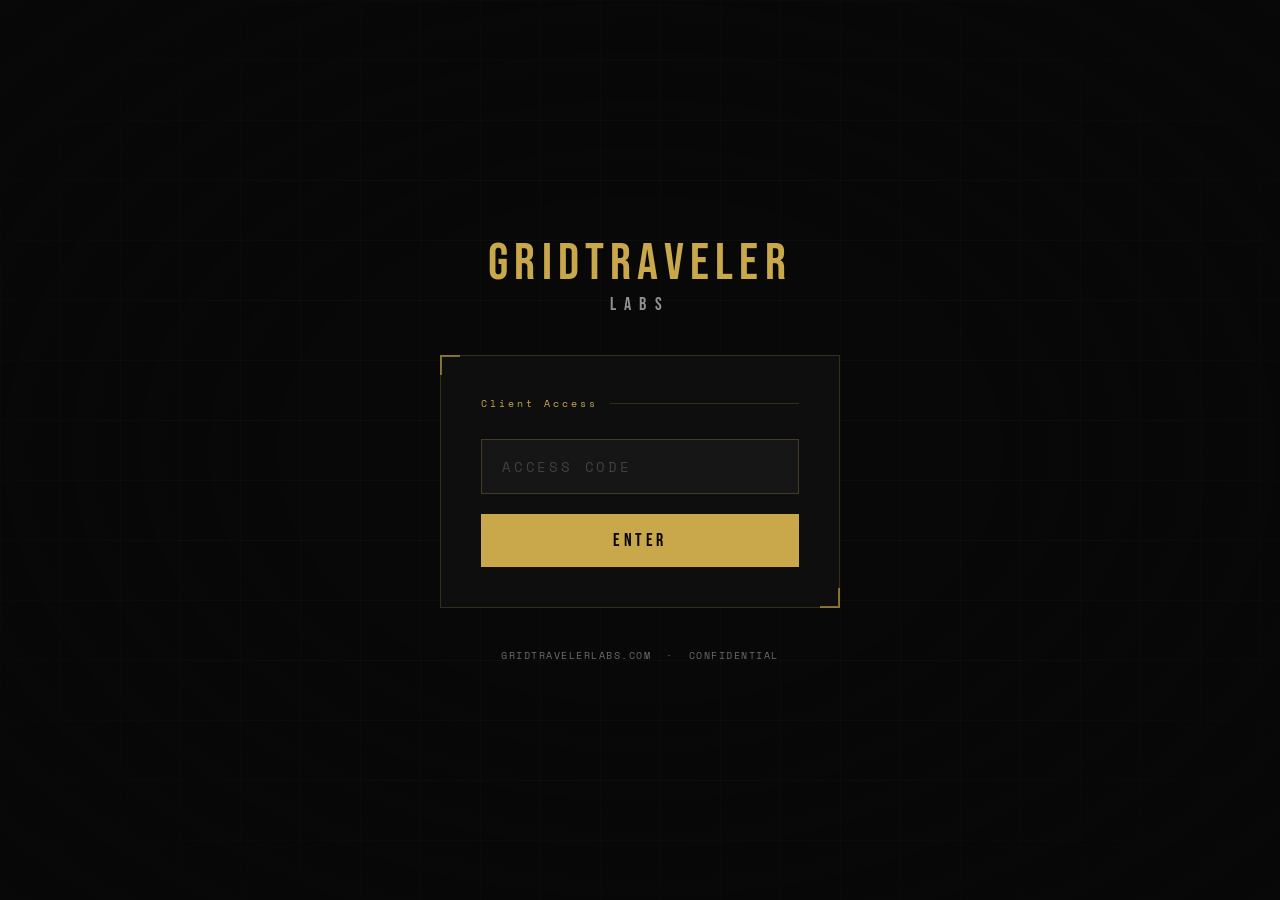
<file: syl-access-beta.html>
<!DOCTYPE html>
<html lang="en">
<head>
<meta charset="UTF-8">
<meta name="viewport" content="width=device-width, initial-scale=1.0">
<title>SYL 1.0 — Client Access | GRIDtRAVELER Labs</title>
<meta name="robots" content="noindex, nofollow">
<link href="https://fonts.googleapis.com/css2?family=Bebas+Neue&family=Space+Mono:wght@400;700&display=swap" rel="stylesheet">

<style>
  :root {
    --gold: #C9A84C;
    --white: #F0EDE8;
    --grey: #6B6B6B;
    --bg: #080808;
    --surface: #0E0E0E;
    --border: rgba(201,168,76,0.2);
  }

  *, *::before, *::after { box-sizing: border-box; margin: 0; padding: 0; }

  body {
    background: var(--bg);
    color: var(--white);
    font-family: 'Space Mono', monospace;
    min-height: 100vh;
    display: flex;
    align-items: center;
    justify-content: center;
    overflow-x: hidden;
  }

  body::before {
    content: '';
    position: fixed;
    inset: 0;
    background-image:
      linear-gradient(rgba(201,168,76,0.03) 1px, transparent 1px),
      linear-gradient(90deg, rgba(201,168,76,0.03) 1px, transparent 1px);
    background-size: 60px 60px;
    pointer-events: none;
    z-index: 0;
  }

  body::after {
    content: '';
    position: fixed;
    inset: 0;
    background: radial-gradient(ellipse at center, transparent 40%, #080808 100%);
    pointer-events: none;
    z-index: 0;
  }

  /* ─── LOGIN ─── */
  #login-screen {
    position: relative;
    z-index: 10;
    display: flex;
    flex-direction: column;
    align-items: center;
    gap: 40px;
    padding: 60px 40px;
    width: 100%;
    max-width: 480px;
    animation: fadeUp 0.8s ease both;
  }

  #login-screen.hiding { animation: fadeOut 0.5s ease forwards; }

  .logo-main {
    font-family: 'Bebas Neue', sans-serif;
    font-size: 52px;
    letter-spacing: 0.12em;
    color: var(--gold);
    line-height: 1;
    display: block;
    text-align: center;
  }

  .logo-sub {
    font-family: 'Bebas Neue', sans-serif;
    font-size: 18px;
    letter-spacing: 0.45em;
    color: var(--white);
    opacity: 0.6;
    display: block;
    margin-top: 4px;
    text-align: center;
  }

  .login-card {
    width: 100%;
    background: var(--surface);
    border: 1px solid var(--border);
    padding: 40px;
    position: relative;
  }

  .login-card::before, .login-card::after {
    content: '';
    position: absolute;
    width: 20px; height: 20px;
    border-color: var(--gold);
    border-style: solid;
    opacity: 0.6;
  }
  .login-card::before { top: -1px; left: -1px; border-width: 2px 0 0 2px; }
  .login-card::after  { bottom: -1px; right: -1px; border-width: 0 2px 2px 0; }

  .access-label {
    font-size: 10px;
    letter-spacing: 0.3em;
    color: var(--gold);
    margin-bottom: 28px;
    display: flex;
    align-items: center;
    gap: 12px;
  }
  .access-label::after { content: ''; flex: 1; height: 1px; background: var(--border); }

  #password-input {
    width: 100%;
    background: rgba(255,255,255,0.03);
    border: 1px solid rgba(201,168,76,0.25);
    color: var(--white);
    font-family: 'Space Mono', monospace;
    font-size: 14px;
    letter-spacing: 0.15em;
    padding: 16px 20px;
    outline: none;
    margin-bottom: 20px;
    transition: border-color 0.2s, box-shadow 0.2s;
    -webkit-text-security: disc;
    display: block;
  }

  #password-input:focus {
    border-color: var(--gold);
    box-shadow: 0 0 0 1px var(--gold), inset 0 0 20px rgba(201,168,76,0.04);
  }

  #password-input::placeholder { color: rgba(240,237,232,0.2); letter-spacing: 0.2em; }

  #error-msg {
    font-size: 10px;
    letter-spacing: 0.15em;
    color: #E05555;
    margin-bottom: 16px;
    display: none;
  }
  #error-msg.visible { display: block; }

  .btn-access {
    width: 100%;
    background: var(--gold);
    color: #080808;
    font-family: 'Bebas Neue', sans-serif;
    font-size: 18px;
    letter-spacing: 0.2em;
    padding: 16px;
    border: none;
    cursor: pointer;
    transition: background 0.2s, box-shadow 0.2s;
    position: relative;
    overflow: hidden;
  }
  .btn-access:hover { background: #D4B560; box-shadow: 0 0 30px rgba(201,168,76,0.3); }

  .login-footer {
    font-size: 10px;
    letter-spacing: 0.15em;
    color: var(--grey);
    text-align: center;
  }

  /* ─── PORTAL ─── */
  #portal-screen {
    display: none;
    position: relative;
    z-index: 10;
    width: 100%;
    max-width: 800px;
    padding: 60px 40px 100px;
  }

  #portal-screen.visible {
    display: block;
    animation: fadeUp 0.9s ease both;
  }

  .portal-header {
    display: flex;
    align-items: flex-start;
    justify-content: space-between;
    margin-bottom: 60px;
    padding-bottom: 30px;
    border-bottom: 1px solid var(--border);
  }

  .p-logo-main {
    font-family: 'Bebas Neue', sans-serif;
    font-size: 40px;
    letter-spacing: 0.12em;
    color: var(--gold);
    line-height: 1;
  }

  .p-logo-sub {
    font-family: 'Bebas Neue', sans-serif;
    font-size: 14px;
    letter-spacing: 0.45em;
    color: var(--white);
    opacity: 0.5;
    margin-top: 4px;
  }

  .portal-meta {
    text-align: right;
    font-size: 10px;
    letter-spacing: 0.15em;
    color: var(--grey);
    line-height: 2.2;
  }
  .portal-meta .ver { color: var(--gold); font-weight: 700; }

  /* Download zone */
  .dl-zone {
    background: var(--surface);
    border: 1px solid var(--border);
    padding: 50px 40px;
    text-align: center;
    margin-bottom: 60px;
    position: relative;
    overflow: hidden;
  }
  .dl-zone::before {
    content: '';
    position: absolute;
    top: 0; left: 0; right: 0; height: 1px;
    background: linear-gradient(90deg, transparent, var(--gold), transparent);
  }
  .dl-eyebrow { font-size: 9px; letter-spacing: 0.35em; color: var(--gold); margin-bottom: 16px; }
  .dl-title {
    font-family: 'Bebas Neue', sans-serif;
    font-size: 72px;
    letter-spacing: 0.08em;
    color: var(--white);
    line-height: 1;
    margin-bottom: 12px;
  }
  .dl-title span { color: var(--gold); }
  .dl-desc { font-size: 11px; letter-spacing: 0.12em; color: var(--grey); margin-bottom: 36px; line-height: 1.9; }

  .btn-dl {
    display: inline-flex;
    align-items: center;
    gap: 14px;
    background: var(--gold);
    color: #080808;
    font-family: 'Bebas Neue', sans-serif;
    font-size: 20px;
    letter-spacing: 0.2em;
    padding: 18px 48px;
    text-decoration: none;
    transition: all 0.2s;
  }
  .btn-dl:hover { background: #D4B560; box-shadow: 0 0 50px rgba(201,168,76,0.4); transform: translateY(-1px); }
  .btn-dl svg { width: 18px; height: 18px; fill: #080808; }
  .dl-info { margin-top: 20px; font-size: 9px; letter-spacing: 0.2em; color: rgba(107,107,107,0.7); }

  /* Section label */
  .slabel {
    font-size: 9px;
    letter-spacing: 0.35em;
    color: var(--gold);
    margin-bottom: 24px;
    display: flex;
    align-items: center;
    gap: 12px;
  }
  .slabel::after { content: ''; flex: 1; height: 1px; background: var(--border); }

  /* Requirements */
  .req-grid {
    display: grid;
    grid-template-columns: 1fr 1fr;
    gap: 1px;
    background: var(--border);
    border: 1px solid var(--border);
    margin-bottom: 60px;
  }
  .req-cell { background: var(--surface); padding: 20px 24px; }
  .req-label { font-size: 9px; letter-spacing: 0.3em; color: var(--gold); margin-bottom: 8px; }
  .req-value { font-size: 12px; letter-spacing: 0.05em; color: var(--white); opacity: 0.8; line-height: 1.7; }

  /* Steps */
  .steps { margin-bottom: 60px; }

  .step {
    display: grid;
    grid-template-columns: 50px 1fr;
    gap: 0 24px;
    padding: 30px 0;
    border-bottom: 1px solid rgba(201,168,76,0.08);
  }

  .snum {
    font-family: 'Bebas Neue', sans-serif;
    font-size: 36px;
    color: var(--gold);
    opacity: 0.22;
    line-height: 1;
    padding-top: 3px;
  }

  .stitle {
    font-family: 'Bebas Neue', sans-serif;
    font-size: 22px;
    letter-spacing: 0.1em;
    color: var(--white);
    margin-bottom: 12px;
  }

  .sbody {
    font-size: 11px;
    letter-spacing: 0.05em;
    color: var(--grey);
    line-height: 2.1;
  }
  .sbody code {
    background: rgba(201,168,76,0.1);
    color: var(--gold);
    padding: 2px 7px;
    font-family: 'Space Mono', monospace;
    font-size: 10px;
  }
  .sbody strong { color: var(--white); }

  /* UI table */
  .ui-table { width: 100%; border-collapse: collapse; margin-bottom: 60px; font-size: 11px; }
  .ui-table tr { border-bottom: 1px solid rgba(201,168,76,0.07); }
  .ui-table tr:last-child { border-bottom: none; }
  .ui-table td { padding: 15px 16px; vertical-align: top; line-height: 1.8; letter-spacing: 0.05em; }
  .ui-table td:first-child {
    width: 155px;
    color: var(--gold);
    font-size: 10px;
    letter-spacing: 0.15em;
    white-space: nowrap;
    background: rgba(201,168,76,0.04);
    border-right: 1px solid rgba(201,168,76,0.1);
  }
  .ui-table td:last-child { color: var(--grey); }

  /* Disabled box */
  .dis-box {
    border: 1px solid rgba(201,168,76,0.15);
    background: rgba(201,168,76,0.03);
    padding: 24px 28px;
    margin-bottom: 60px;
    display: flex;
    gap: 20px;
  }
  .dis-tag { font-family: 'Bebas Neue', sans-serif; font-size: 11px; letter-spacing: 0.2em; color: var(--gold); opacity: 0.5; white-space: nowrap; padding-top: 2px; }
  .dis-body { font-size: 11px; letter-spacing: 0.05em; color: var(--grey); line-height: 2; }
  .dis-body strong { color: var(--white); }

  /* Contact */
  .contact-bar {
    display: flex;
    align-items: center;
    justify-content: space-between;
    padding: 24px 30px;
    border: 1px solid var(--border);
    gap: 20px;
  }
  .c-label { font-size: 9px; letter-spacing: 0.3em; color: var(--grey); }
  .c-name { font-family: 'Bebas Neue', sans-serif; font-size: 18px; letter-spacing: 0.1em; color: var(--white); margin-top: 4px; }
  .c-links { display: flex; gap: 20px; align-items: center; }
  .c-link { font-size: 10px; letter-spacing: 0.15em; color: var(--gold); text-decoration: none; transition: opacity 0.2s; }
  .c-link:hover { opacity: 0.7; }
  .cdiv { width: 1px; height: 16px; background: var(--border); }

  /* Animations */
  @keyframes fadeUp {
    from { opacity: 0; transform: translateY(24px); }
    to   { opacity: 1; transform: translateY(0); }
  }
  @keyframes fadeOut {
    from { opacity: 1; }
    to   { opacity: 0; transform: translateY(-20px); }
  }

  @media (max-width: 600px) {
    #login-screen { padding: 40px 20px; }
    .login-card { padding: 28px 20px; }
    #portal-screen { padding: 40px 20px 60px; }
    .portal-header { flex-direction: column; gap: 16px; }
    .portal-meta { text-align: left; }
    .dl-zone { padding: 36px 20px; }
    .dl-title { font-size: 48px; }
    .req-grid { grid-template-columns: 1fr; }
    .contact-bar { flex-direction: column; align-items: flex-start; gap: 12px; }
    .ui-table td:first-child { width: 110px; font-size: 9px; }
  }
</style>
</head>
<body>

<!-- ═══ LOGIN ═══ -->
<div id="login-screen">
  <div>
    <span class="logo-main">GRIDtRAVELER</span>
    <span class="logo-sub">Labs</span>
  </div>

  <div class="login-card">
    <div class="access-label">Client Access</div>
    <input type="password" id="password-input" placeholder="ACCESS CODE" autocomplete="off" spellcheck="false" />
    <div id="error-msg">— INVALID ACCESS CODE</div>
    <button class="btn-access" id="login-btn" onclick="attemptLogin()">ENTER</button>
  </div>

  <div class="login-footer">GRIDTRAVELERLABS.COM &nbsp;·&nbsp; CONFIDENTIAL</div>
</div>


<!-- ═══ PORTAL ═══ -->
<div id="portal-screen">

  <div class="portal-header">
    <div>
      <div class="p-logo-main">GRIDtRAVELER</div>
      <div class="p-logo-sub">Labs</div>
    </div>
    <div class="portal-meta">
      <div class="ver">SYL 1.0</div>
      <div>VERSION 1.0.0</div>
      <div>APRIL 2026</div>
      <div style="margin-top:8px;color:rgba(201,168,76,0.35);">BETA BUILD · CONFIDENTIAL</div>
    </div>
  </div>

  <!-- Download -->
  <div class="dl-zone">
    <div class="dl-eyebrow">Your build is ready</div>
    <div class="dl-title"><span>SYL</span> 1.0</div>
    <div class="dl-desc">
      Real-time spatial intelligence platform<br>
      Windows 10 / 11 · UE5 Runtime included · dependency installer included
    </div>
    <a class="btn-dl"
       href="https://drive.google.com/uc?export=download&id=1_Zp0cXUPUlQCrUGXp1tk9IKdkRll97Z3"
       target="_blank">
      <svg viewBox="0 0 24 24"><path d="M12 16l-6-6h4V4h4v6h4l-6 6zm-6 2h12v2H6v-2z"/></svg>
      DOWNLOAD SYL 1.0
    </a>
    <div class="dl-info">SYL_1.0_WIN64.ZIP &nbsp;·&nbsp; EXTRACT AND RUN INSTALLER</div>
  </div>

  <!-- System Requirements -->
  <div class="slabel">System Requirements</div>
  <div class="req-grid">
    <div class="req-cell">
      <div class="req-label">Operating System</div>
      <div class="req-value">Windows 10 / 11 (64-bit)</div>
    </div>
    <div class="req-cell">
      <div class="req-label">GPU</div>
      <div class="req-value">NVIDIA RTX 3080 minimum<br>RTX 4080 / 4090 recommended</div>
    </div>
    <div class="req-cell">
      <div class="req-label">RAM</div>
      <div class="req-value">32 GB minimum<br>64 GB recommended</div>
    </div>
    <div class="req-cell">
      <div class="req-label">Storage</div>
      <div class="req-value">App folder must be <code>C:\SYL\</code>.<br>Show folder can live on any drive.</div>
    </div>
    <div class="req-cell">
      <div class="req-label">Network Ports</div>
      <div class="req-value">8000 (OSC) &nbsp;·&nbsp; 5100 (Control Surface)</div>
    </div>
    <div class="req-cell">
      <div class="req-label">Display</div>
      <div class="req-value">1920×1080 minimum<br>4K recommended for optimal output</div>
    </div>
  </div>

  <!-- Setup Steps -->
  <div class="slabel">Setup &amp; First Launch</div>
  <div class="steps">

    <div class="step">
      <div class="snum">01</div>
      <div>
        <div class="stitle">Extract &amp; Place at C:\SYL\</div>
        <div class="sbody">
          Extract the ZIP, then move the <code>SYL</code> folder to your <strong>C:\ drive root</strong>.<br><br>
          The final path must be exactly: <code>C:\SYL\</code><br><br>
          Confirm it looks like this before continuing:<br>
          <code>C:\SYL\01_INSTALL_FIRST.bat</code><br>
          <code>C:\SYL\02_START_SYL.bat</code><br><br>
          <strong>Do not place it on the Desktop, Documents, or any subfolder.</strong>
          The system will not launch from any other location.
        </div>
      </div>
    </div>

    <div class="step">
      <div class="snum">02</div>
      <div>
        <div class="stitle">Install Dependencies (Once)</div>
        <div class="sbody">
          Open the <code>SYL</code> folder. <strong>Right-click</strong> <code>01_INSTALL_FIRST.bat</code> → <strong>Run as Administrator</strong>.
          This installs Python, required packages, and configures the control server.
          A terminal window opens and closes automatically when complete. This step only needs to be done once.
        </div>
      </div>
    </div>

    <div class="step">
      <div class="snum">03</div>
      <div>
        <div class="stitle">Your Media Folder</div>
        <div class="sbody">
          Inside the <code>SYL</code> folder you'll find two show folders:<br><br>
          <strong>SHOW_FOLDER_MASTERMEDIAFOLDER</strong> — pre-configured and ready to use immediately.
          After launching SYL, browse to this parent folder first:<br>
          <code>C:\SYL\SHOW_FOLDER_MASTERMEDIAFOLDER\</code><br><br>
          Demo videos live in <code>ShowMedia\</code> and audio files live in <code>Audio\</code>.
          Select the parent folder itself — not <code>ShowMedia</code>, not <code>Audio</code>, and not a wall subfolder.<br><br>
          <strong>SHOW_FOLDER_TEMPLATE</strong> — an empty template for future shows.
          When you're comfortable with the workflow, copy this template to any location on your machine,
          place videos in <code>ShowMedia\</code>, place WAV files in <code>Audio\</code>,
          then point SYL to that copied show folder using the folder selector at startup.
          Your show folder can live on any drive.
        </div>
      </div>
    </div>

    <div class="step">
      <div class="snum">04</div>
      <div>
        <div class="stitle">Launch SYL</div>
        <div class="sbody">
          Double-click <code>02_START_SYL.bat</code>. The control surface opens automatically in your browser
          and the SYL engine starts. Allow <strong>60–90 seconds</strong> for the engine to fully initialize on first run.
          Do not close the terminal window that appears — it keeps the system running.<br><br>
          When the SYL Launcher opens, click <strong>BROWSE FOLDER</strong>, select
          <code>C:\SYL\SHOW_FOLDER_MASTERMEDIAFOLDER\</code>, then click <strong>GO</strong>.
          SYL scans that show folder and the assets appear in the Media Browser.
        </div>
      </div>
    </div>

    <div class="step">
      <div class="snum">05</div>
      <div>
        <div class="stitle">Operating SYL</div>
        <div class="sbody">
          <strong>Media Browser</strong> — Your video assets load as thumbnails. Click any clip to select it.<br><br>

          <strong>Assign to Surfaces</strong> — SYL drives three surfaces: <code>L</code> · <code>M</code> · <code>R</code> (Left, Main, Right).
          To assign content, select a preset if needed, press <strong>ARM</strong> on the cue, choose a target surface, then click an MP4/MOV thumbnail.
          Repeat for each surface. Each surface is independent.<br><br>

          <strong>Cues 1–4</strong> — Each cue can store any combination of surface assignments.
          Press <strong>ARM</strong> to prepare the cue silently — nothing changes on output until you execute.
          Press <strong>TAKE</strong> in the Output section to fire the armed cue live.
          Press <strong>SAVE CUES &amp; PRESETS</strong> after building cues so assignments persist between sessions.<br><br>

          <strong>Presets P1–P4</strong> — Store and recall full surface states instantly.
          Press a preset slot to write your current surface configuration to it.
          Press it again any time to restore that state. Use for fast scene switching mid-show.<br><br>

          <strong>Audio / Dropboard</strong> — Drag a <strong>WAV</strong> file directly onto the Dropboard panel,
          or use the file picker. Play, pause, and level control are available in the panel.
          Audio runs independently of the video surfaces.<br><br>

          <strong>REC</strong> — Press to start recording the current SYL output.
          Press again to stop. Recordings are saved as timestamped MP4 files in the
          <code>logs</code> folder inside your SYL directory. Open that folder to retrieve them.
        </div>
      </div>
    </div>

  </div>

  <!-- Interface Reference -->
  <div class="slabel">Interface Reference</div>
  <table class="ui-table">
    <tr>
      <td>MEDIA BROWSER</td>
      <td>Displays all video assets from your active show folder as thumbnails. Click to select a clip before assigning or previewing.</td>
    </tr>
    <tr>
      <td>SURFACE L / M / R</td>
      <td>Left, Main, and Right LED wall outputs. Each surface is independently assigned and can run different content simultaneously.</td>
    </tr>
    <tr>
      <td>CUE 1 – 4</td>
      <td>Four programmable cue slots. Each stores a complete surface assignment. ARM prepares silently. TAKE executes the cut live.</td>
    </tr>
    <tr>
      <td>PRESET P1 – P4</td>
      <td>Full-state snapshots. Saves and recalls your entire surface layout instantly. Designed for fast live scene switching.</td>
    </tr>
    <tr>
      <td>DROPBOARD / AUDIO</td>
      <td>WAV audio playback. Drag files directly onto the panel. Independent volume, play, and pause controls.</td>
    </tr>
    <tr>
      <td>REC</td>
      <td>Records current SYL output to MP4. Files are saved to the <code>logs</code> folder with a timestamp filename. Press once to start, again to stop.</td>
    </tr>
    <tr>
      <td>SAVE</td>
      <td>Writes current cue and preset state to your show file. Use after building cue assignments so the session persists.</td>
    </tr>
  </table>

  <!-- Disabled Features -->
  <div class="slabel">Available Services</div>
  <div class="dis-box">
    <div class="dis-tag">— NOTE</div>
    <div class="dis-body">
      The following services are <strong>available but not active</strong> in this build:
      <strong>AI Director</strong> (natural language show control),
      <strong>Voice Control</strong>,
      <strong>Pixel Streaming</strong> (remote browser access), and
      <strong>Remote Control</strong> (tablet and mobile surface).<br><br>
      Contact <strong>GRIDtRAVELER Labs</strong> to activate any of these for your specific workflow and setup.
    </div>
  </div>

  <!-- Contact -->
  <div class="slabel">Direct Line</div>
  <div class="contact-bar">
    <div>
      <div class="c-label">Your GRIDtRAVELER Contact</div>
      <div class="c-name">GRIDTRAVELER LABS</div>
    </div>
    <div class="c-links">
      <a class="c-link" href="mailto:gridtraveler@gmail.com">gridtraveler@gmail.com</a>
      <div class="cdiv"></div>
      <a class="c-link" href="https://gridtravelerlabs.com" target="_blank">gridtravelerlabs.com</a>
    </div>
  </div>

</div>

<script>
  // ─── SET YOUR ACCESS CODE HERE ───────────────────────
  const ACCESS_CODE = "SYL2026";
  // ─────────────────────────────────────────────────────

  const input = document.getElementById('password-input');
  const errorMsg = document.getElementById('error-msg');
  const loginBtn = document.getElementById('login-btn');

  input.addEventListener('keydown', e => { if (e.key === 'Enter') attemptLogin(); });
  input.addEventListener('input', () => errorMsg.classList.remove('visible'));

  function attemptLogin() {
    if (input.value.trim() === ACCESS_CODE) {
      loginBtn.textContent = 'VERIFIED ✓';
      document.getElementById('login-screen').classList.add('hiding');
      setTimeout(() => {
        document.getElementById('login-screen').style.display = 'none';
        const p = document.getElementById('portal-screen');
        p.classList.add('visible');
        p.scrollIntoView({ behavior: 'smooth' });
      }, 500);
    } else {
      errorMsg.classList.add('visible');
      input.value = '';
      input.focus();
      let x = -6;
      const shake = setInterval(() => {
        input.style.transform = `translateX(${x}px)`;
        x = x === -6 ? 6 : x === 6 ? -4 : x === -4 ? 4 : 0;
        if (x === 0) { clearInterval(shake); input.style.transform = ''; }
      }, 80);
    }
  }
</script>

</body>
</html>
</file>
<file: shop/styles.css>
:root {
  --ink: #0a0a0a;
  --ink-2: #151515;
  --paper: #f3f1ec;
  --paper-2: #e7e3da;
  --white: #fff;
  --coral: #ff6b4a;
  --amber: #ffbd59;
  --muted-dark: #a8a39a;
  --muted-light: #666159;
  --line-dark: rgba(255,255,255,.16);
  --line-light: rgba(10,10,10,.16);
  --serif: "Iowan Old Style", "Palatino Linotype", Palatino, Georgia, serif;
  --sans: Inter, ui-sans-serif, system-ui, -apple-system, BlinkMacSystemFont, "Segoe UI", sans-serif;
  --mono: "SFMono-Regular", Consolas, "Liberation Mono", monospace;
}

* { box-sizing: border-box; }
html { scroll-behavior: smooth; background: var(--ink); }
body { margin: 0; overflow-x: hidden; color: var(--white); background: var(--ink); font-family: var(--sans); font-size: 16px; line-height: 1.55; -webkit-font-smoothing: antialiased; }
button, a { font: inherit; }
button { color: inherit; }
a { color: inherit; text-decoration: none; }
img { display: block; max-width: 100%; }
::selection { background: var(--coral); color: var(--ink); }
:focus-visible { outline: 2px solid var(--amber); outline-offset: 4px; }

.skip-link { position: fixed; left: 16px; top: -80px; z-index: 200; padding: 12px 16px; background: var(--white); color: var(--ink); }
.skip-link:focus { top: 16px; }

.site-header { position: fixed; inset: 0 0 auto; z-index: 50; display: grid; grid-template-columns: 1fr auto 1fr; align-items: center; gap: 28px; min-height: 76px; padding: 15px clamp(18px, 4vw, 64px); border-bottom: 1px solid transparent; transition: background .35s ease, border-color .35s ease; }
.site-header.scrolled { background: rgba(10,10,10,.84); border-color: var(--line-dark); backdrop-filter: blur(18px); }
.wordmark { display: inline-flex; flex-direction: column; width: max-content; line-height: 1; }
.wordmark span { font-weight: 800; letter-spacing: -.03em; }
.wordmark small { margin-top: 6px; color: var(--coral); font: 10px/1 var(--mono); letter-spacing: .16em; }
.site-header nav { display: flex; gap: 26px; }
.site-header nav a, .saved-button { font-size: 14px; color: #dedbd4; }
.site-header nav a:hover { color: var(--white); }
.saved-button { justify-self: end; border: 1px solid var(--line-dark); border-radius: 999px; padding: 9px 13px; background: rgba(255,255,255,.04); cursor: pointer; }
.saved-button span, .cart-button span { display: inline-grid; place-items: center; min-width: 22px; height: 22px; margin-left: 5px; border-radius: 50%; background: var(--coral); color: var(--ink); font-weight: 800; }
.header-actions { justify-self: end; display: flex; gap: 8px; }
.cart-button { border: 1px solid var(--coral); border-radius: 999px; padding: 9px 13px; background: var(--coral); color: var(--ink); cursor: pointer; }
.cart-button span { background: var(--ink); color: var(--white); }

.hero { min-height: 100svh; display: grid; grid-template-columns: minmax(0, 1.55fr) minmax(360px, .72fr); padding-top: 76px; }
.hero-art { position: relative; min-height: calc(100svh - 76px); overflow: hidden; background: #050505; cursor: zoom-in; }
.hero-art::after { content: ""; position: absolute; inset: 0; background: linear-gradient(180deg, transparent 66%, rgba(0,0,0,.48)); pointer-events: none; }
.hero-art img { width: 100%; height: 100%; min-height: calc(100svh - 76px); object-fit: cover; transition: transform 1.2s cubic-bezier(.2,.7,.2,1); }
.hero-art:hover img { transform: scale(1.015); }
.view-full { position: absolute; z-index: 2; right: 24px; bottom: 24px; min-height: 44px; border: 1px solid rgba(255,255,255,.28); border-radius: 999px; padding: 10px 16px; background: rgba(0,0,0,.55); color: white; backdrop-filter: blur(12px); cursor: pointer; }
.image-index { position: absolute; z-index: 2; left: 24px; bottom: 24px; margin: 0; font: 12px/1 var(--mono); letter-spacing: .1em; }
.hero-panel { position: sticky; top: 76px; align-self: start; min-height: calc(100svh - 76px); display: flex; flex-direction: column; justify-content: center; padding: clamp(38px, 5vw, 82px) clamp(28px, 4vw, 64px); background: var(--paper); color: var(--ink); }
.eyebrow, .section-number { margin: 0 0 24px; color: var(--coral); font: 12px/1.4 var(--mono); letter-spacing: .13em; text-transform: uppercase; }
.hero-panel h1 { margin: 0; font: 500 clamp(3.15rem, 4.3vw, 5rem)/.86 var(--serif); letter-spacing: -.065em; }
.hero-panel h1 span { display: block; }
.work-line { display: flex; justify-content: space-between; gap: 24px; margin: 23px 0 0; padding-bottom: 22px; border-bottom: 1px solid var(--line-light); color: #24211e; }
.hero-copy { margin: 24px 0 28px; color: var(--muted-light); font-family: var(--serif); font-size: 1.2rem; line-height: 1.5; }
.specs { margin: 0; }
.specs div { display: grid; grid-template-columns: 110px 1fr; gap: 20px; padding: 12px 0; border-top: 1px solid var(--line-light); }
.specs dt { color: var(--muted-light); }
.specs dd { margin: 0; }
.compact div:last-child { border-bottom: 1px solid var(--line-light); }
.availability { display: flex; align-items: center; gap: 10px; margin: 24px 0 14px; font-size: 14px; }
.availability span { width: 9px; height: 9px; border-radius: 50%; background: var(--coral); box-shadow: 0 0 0 5px rgba(255,107,74,.13); }
.primary-action { width: 100%; min-height: 54px; border: 0; border-radius: 0; padding: 16px 20px; background: var(--ink); color: var(--white); font-weight: 700; cursor: pointer; transition: background .2s, color .2s; }
.primary-action:hover { background: var(--coral); color: var(--ink); }
.collector-note { display: grid; grid-template-columns: auto 1fr; gap: 18px; margin-top: 18px; color: var(--muted-light); font-size: 13px; }
.collector-note p { margin: 0; }
.collector-note p:first-child { color: var(--ink); font-weight: 700; }

.intro { display: grid; grid-template-columns: minmax(180px, .4fr) minmax(0, 1.25fr); gap: 50px; padding: clamp(90px, 12vw, 180px) clamp(20px, 6vw, 92px); background: var(--ink); }
.intro h2, .collecting h2, .artist h2 { max-width: 15ch; margin: 0; font: 500 clamp(3rem, 7vw, 7.8rem)/.92 var(--serif); letter-spacing: -.055em; }
.intro p:not(.section-number) { max-width: 720px; margin: 34px 0 0; color: var(--muted-dark); font-size: clamp(1rem, 1.5vw, 1.25rem); }

.works { padding: 0 clamp(20px, 4vw, 64px) clamp(100px, 12vw, 180px); background: var(--paper); color: var(--ink); }
.section-head { display: flex; align-items: end; justify-content: space-between; gap: 30px; padding: 38px 0 24px; border-bottom: 1px solid var(--line-light); }
.section-head h2 { margin: 0; font: 500 clamp(2.3rem, 4vw, 4.8rem)/1 var(--serif); letter-spacing: -.045em; }
.filters { display: flex; flex-wrap: wrap; justify-content: flex-end; gap: 8px; }
.filter { min-height: 40px; border: 1px solid var(--line-light); border-radius: 999px; padding: 8px 13px; background: transparent; cursor: pointer; }
.filter:hover, .filter.active { background: var(--ink); color: var(--white); }
.work-grid { display: grid; grid-template-columns: repeat(2, minmax(0, 1fr)); gap: clamp(30px, 5vw, 76px) clamp(18px, 3vw, 42px); padding-top: clamp(34px, 6vw, 76px); }
.work-card.wide { grid-column: 1 / -1; }
.card-image { position: relative; width: 100%; border: 0; padding: 0; overflow: hidden; background: #d7d3cb; cursor: zoom-in; }
.card-image::after { content: "VIEW WORK"; position: absolute; inset: auto 18px 18px auto; padding: 9px 12px; background: rgba(10,10,10,.72); color: white; font: 11px/1 var(--mono); letter-spacing: .08em; opacity: 0; transform: translateY(8px); transition: .25s ease; }
.card-image:hover::after, .card-image:focus-visible::after { opacity: 1; transform: none; }
.card-image img { width: 100%; aspect-ratio: 2.25 / 1; object-fit: cover; transition: transform .7s cubic-bezier(.2,.7,.2,1); }
.card-image.portrait img { aspect-ratio: 1 / 1; }
.card-image:hover img { transform: scale(1.025); }
.card-meta { display: flex; justify-content: space-between; gap: 20px; padding-top: 15px; }
.card-meta h3 { margin: 0; font-family: var(--serif); font-size: clamp(1.35rem, 2vw, 2rem); font-weight: 500; }
.card-meta p { margin: 4px 0 0; color: var(--muted-light); font-size: 14px; }
.save { align-self: start; width: 44px; height: 44px; border: 1px solid var(--line-light); border-radius: 50%; background: transparent; font-size: 24px; cursor: pointer; }
.save[aria-pressed="true"] { background: var(--ink); color: var(--coral); }
.work-card[hidden] { display: none; }
.empty-state { margin: 60px 0 0; padding: 28px; border: 1px solid var(--line-light); color: var(--muted-light); text-align: center; }

.oils { padding: clamp(90px, 12vw, 180px) clamp(20px, 4vw, 64px); background: #ebe7df; color: var(--ink); }
.oil-intro { display: grid; grid-template-columns: minmax(180px,.4fr) minmax(0,1.25fr); gap: 50px; }
.oil-intro h2 { max-width: 13ch; margin: 0; font: 500 clamp(3rem,7vw,7.4rem)/.92 var(--serif); letter-spacing: -.055em; }
.oil-intro > div > p { max-width: 720px; color: var(--muted-light); font-size: clamp(1rem,1.5vw,1.25rem); }
.payment-row { display: flex; flex-wrap: wrap; gap: 8px; margin-top: 28px; }
.payment-row span { padding: 8px 11px; border: 1px solid var(--line-light); border-radius: 999px; font-size: 13px; }
.oil-grid { display: grid; gap: 42px; margin-top: clamp(60px,9vw,120px); }
.oil-card { display: grid; grid-template-columns: minmax(0,1.15fr) minmax(360px,.85fr); min-height: 650px; background: var(--white); }
.oil-card.reverse .oil-photo { order: 2; }
.oil-photo { position: relative; min-height: 650px; overflow: hidden; background: #ddd8cf; }
.oil-photo img { width: 100%; height: 100%; object-fit: cover; }
.oil-photo > span { position: absolute; left: 22px; bottom: 18px; font: 12px/1 var(--mono); letter-spacing: .14em; }
.oil-details { display: flex; flex-direction: column; justify-content: center; padding: clamp(32px,5vw,78px); }
.oil-title { display: flex; justify-content: space-between; align-items: end; gap: 22px; padding-bottom: 22px; border-bottom: 1px solid var(--line-light); }
.oil-title p { margin: 0 0 5px; color: var(--coral); font: 11px/1 var(--mono); letter-spacing: .12em; text-transform: uppercase; }
.oil-title h3 { margin: 0; font: 500 clamp(2.7rem,5vw,5.6rem)/.9 var(--serif); letter-spacing: -.06em; }
.oil-title strong { font-size: 1.35rem; }
.oil-copy { color: var(--muted-light); font-family: var(--serif); font-size: 1.15rem; }
.oil-details dl { margin: 12px 0 24px; }
.oil-details dl div { display: grid; grid-template-columns: 90px 1fr; gap: 16px; padding: 10px 0; border-top: 1px solid var(--line-light); }
.oil-details dt { color: var(--muted-light); }
.oil-details dd { margin: 0; }
.product-actions { display: grid; grid-template-columns: 1fr auto; gap: 8px; }
.secondary-action { min-height: 54px; border: 1px solid var(--ink); padding: 14px 20px; background: transparent; color: var(--ink); font-weight: 700; cursor: pointer; }
.secondary-action:hover { background: var(--paper-2); }
.bundle-card { display: flex; justify-content: space-between; align-items: end; gap: 35px; padding: clamp(28px,4vw,54px); background: var(--ink); color: var(--white); }
.bundle-card h3 { margin: 0; font: 500 clamp(2.4rem,5vw,5.5rem)/.9 var(--serif); letter-spacing: -.05em; }
.bundle-card p:not(.eyebrow) { color: var(--muted-dark); }
.bundle-buy { display: grid; gap: 14px; min-width: 210px; }
.bundle-buy span { font-size: 1.4rem; text-align: right; }
.bundle-buy s { color: var(--muted-dark); }
.bundle-buy button { min-height: 50px; border: 0; padding: 13px 18px; background: var(--coral); color: var(--ink); font-weight: 800; cursor: pointer; }

.collecting { padding: clamp(90px, 12vw, 180px) clamp(20px, 6vw, 92px); color: var(--paper); background: var(--ink-2); }
.collecting-title { display: grid; grid-template-columns: minmax(180px, .4fr) minmax(0, 1.25fr); gap: 50px; }
.assurance-grid { display: grid; grid-template-columns: repeat(4, 1fr); gap: 1px; margin-top: clamp(60px, 9vw, 120px); background: var(--line-dark); border: 1px solid var(--line-dark); }
.assurance-grid article { min-height: 270px; padding: 28px; background: var(--ink-2); }
.assurance-grid span { color: var(--coral); font: 12px/1 var(--mono); }
.assurance-grid h3 { margin: 90px 0 12px; font-family: var(--serif); font-size: 1.55rem; font-weight: 500; }
.assurance-grid p { margin: 0; color: var(--muted-dark); }
.principles { max-width: 900px; margin: 70px 0 0 auto; border-top: 1px solid var(--line-dark); }
.principles details { border-bottom: 1px solid var(--line-dark); }
.principles summary { min-height: 64px; display: flex; align-items: center; justify-content: space-between; cursor: pointer; font-family: var(--serif); font-size: 1.3rem; }
.principles summary::after { content: "+"; color: var(--coral); font-family: var(--sans); }
.principles details[open] summary::after { content: "–"; }
.principles p { max-width: 690px; margin: 0 0 24px; color: var(--muted-dark); }

.artist { display: grid; grid-template-columns: minmax(180px, .4fr) minmax(0, 1.25fr); gap: 50px; padding: clamp(100px, 14vw, 220px) clamp(20px, 6vw, 92px); background: var(--coral); color: var(--ink); }
.artist h2 { max-width: 13ch; }
.artist h2 em { overflow-wrap: anywhere; font-weight: 400; }
.artist-copy > p { max-width: 780px; margin: 48px 0 0; font-size: clamp(1.1rem, 1.8vw, 1.45rem); }
.artist-links { display: flex; gap: 10px; margin-top: 35px; }
.artist-links a { border: 1px solid rgba(10,10,10,.45); padding: 12px 16px; }
.artist-links a:hover { background: var(--ink); color: var(--white); }

footer { display: grid; grid-template-columns: 1fr 1fr auto; gap: 32px; align-items: start; padding: 58px clamp(20px, 4vw, 64px) 36px; border-top: 1px solid var(--line-dark); }
footer > p { max-width: 330px; margin: 0; color: var(--muted-dark); }
footer > div { display: flex; gap: 18px; }
footer > small { grid-column: 1 / -1; margin-top: 70px; color: var(--muted-dark); font: 11px/1 var(--mono); }

dialog { padding: 0; border: 0; }
dialog::backdrop { background: rgba(0,0,0,.78); backdrop-filter: blur(8px); }
.work-dialog { width: min(1500px, 96vw); max-width: none; height: min(920px, 94vh); max-height: none; overflow: auto; background: var(--paper); color: var(--ink); }
.dialog-close { position: fixed; z-index: 5; top: calc(3vh + 15px); right: calc(2vw + 15px); min-height: 44px; border: 1px solid var(--line-light); border-radius: 999px; padding: 9px 15px; background: rgba(243,241,236,.9); cursor: pointer; }
.dialog-layout { min-height: 100%; display: grid; grid-template-columns: minmax(0, 1.35fr) minmax(380px, .65fr); }
.dialog-visual { position: relative; display: grid; place-items: center; min-height: 720px; padding: 45px; background: #d7d3cb; }
.dialog-visual img { max-height: 80vh; width: 100%; height: 100%; object-fit: contain; }
.dialog-content { padding: clamp(60px, 7vw, 110px) clamp(28px, 5vw, 76px) 70px; }
.dialog-content h2 { margin: 0; font: 500 clamp(3rem, 5vw, 6.5rem)/.86 var(--serif); letter-spacing: -.06em; overflow-wrap: anywhere; }
.dialog-story { color: var(--muted-light); font-family: var(--serif); font-size: 1.15rem; }
.link-action { display: grid; place-items: center; }
.microcopy { color: var(--muted-light); font-size: 13px; }
.dialog-tabs { display: flex; gap: 3px; margin-top: 32px; border-bottom: 1px solid var(--line-light); }
.dialog-tabs button { min-height: 44px; border: 0; padding: 10px 12px; background: transparent; cursor: pointer; }
.dialog-tabs button[aria-selected="true"] { box-shadow: inset 0 -2px var(--coral); }
.tab-copy { min-height: 95px; padding-top: 17px; color: var(--muted-light); }
.lightbox { width: 100vw; height: 100vh; max-width: none; max-height: none; background: #050505; }
.lightbox img { width: 100%; height: 100%; object-fit: contain; }
.lightbox button { position: fixed; z-index: 2; right: 20px; top: 20px; min-height: 44px; border: 1px solid var(--line-dark); border-radius: 999px; padding: 9px 15px; background: rgba(0,0,0,.55); color: white; cursor: pointer; }
.cart-drawer { width: min(520px,100vw); height: 100vh; max-width: none; max-height: none; margin: 0 0 0 auto; padding: 0; background: var(--paper); color: var(--ink); }
.cart-head { display: flex; align-items: start; justify-content: space-between; gap: 20px; padding: 34px 28px 24px; border-bottom: 1px solid var(--line-light); }
.cart-head h2 { margin: 0; font: 500 3rem/1 var(--serif); }
.cart-head button, .checkout-notice > button { min-height: 42px; border: 1px solid var(--line-light); border-radius: 999px; padding: 8px 13px; background: transparent; cursor: pointer; }
.cart-items { padding: 0 28px; }
.cart-line { display: grid; grid-template-columns: 1fr auto; gap: 18px; padding: 20px 0; border-bottom: 1px solid var(--line-light); }
.cart-line h3 { margin: 0; font-family: var(--serif); font-size: 1.35rem; font-weight: 500; }
.cart-line p { margin: 4px 0 0; color: var(--muted-light); font-size: 13px; }
.cart-line aside { display: grid; justify-items: end; gap: 8px; }
.cart-line button { border: 0; padding: 0; background: transparent; color: var(--muted-light); text-decoration: underline; cursor: pointer; }
.cart-empty { padding: 70px 28px; color: var(--muted-light); text-align: center; }
.cart-summary { position: sticky; top: 100%; padding: 25px 28px 32px; border-top: 1px solid var(--line-light); background: var(--paper); }
.cart-summary > div { display: flex; justify-content: space-between; font-size: 1.2rem; }
.cart-summary p, .cart-summary small { color: var(--muted-light); }
.cart-summary small { display: block; margin-top: 12px; text-align: center; }
.checkout-notice { width: min(560px,92vw); padding: 45px; background: var(--paper); color: var(--ink); }
.checkout-notice > button { float: right; }
.checkout-notice h2 { margin: 0; font: 500 clamp(2.5rem,6vw,4.8rem)/.92 var(--serif); letter-spacing: -.05em; }
.checkout-notice > p:not(.eyebrow) { color: var(--muted-light); }
.mobile-acquire { display: none; }

@media (max-width: 980px) {
  .site-header { grid-template-columns: 1fr auto; }
  .site-header nav { display: none; }
  .hero { grid-template-columns: 1fr; }
  .hero-art { min-height: 64svh; }
  .hero-art img { min-height: 64svh; }
  .hero-panel { position: static; min-height: auto; }
  .intro, .collecting-title, .artist { grid-template-columns: 1fr; }
  .assurance-grid { grid-template-columns: repeat(2, 1fr); }
  .dialog-layout { grid-template-columns: 1fr; }
  .dialog-visual { min-height: 55vh; }
  .oil-intro { grid-template-columns: 1fr; }
  .oil-card { grid-template-columns: 1fr; }
  .oil-card.reverse .oil-photo { order: 0; }
  footer { grid-template-columns: 1fr 1fr; }
  footer > div { justify-self: end; }
}

@media (max-width: 640px) {
  body { padding-bottom: 58px; }
  .site-header { min-height: 64px; padding: 12px 16px; }
  .saved-button { display: none; }
  .hero { padding-top: 64px; }
  .hero-art, .hero-art img { min-height: 48svh; }
  .hero-panel { padding: 34px 20px 50px; }
  .hero-panel h1 { font-size: clamp(3rem, 17vw, 4.8rem); }
  .collector-note { grid-template-columns: 1fr; gap: 4px; }
  .intro { padding: 80px 20px; }
  .intro h2, .collecting h2, .artist h2 { font-size: clamp(2.8rem, 15vw, 5rem); }
  .section-head { align-items: start; flex-direction: column; }
  .filters { justify-content: flex-start; }
  .work-grid { grid-template-columns: 1fr; }
  .work-card.wide { grid-column: auto; }
  .card-image img { aspect-ratio: 1 / 1; }
  .collecting { padding: 80px 20px; }
  .oils { padding: 80px 20px; }
  .oil-intro h2 { font-size: clamp(2.8rem,15vw,5rem); }
  .oil-card { min-height: 0; }
  .oil-photo { min-height: 360px; }
  .oil-details { padding: 28px 20px 34px; }
  .product-actions { grid-template-columns: 1fr; }
  .bundle-card { align-items: start; flex-direction: column; }
  .bundle-buy { width: 100%; }
  .bundle-buy span { text-align: left; }
  .assurance-grid { grid-template-columns: 1fr; }
  .assurance-grid article { min-height: 220px; }
  .assurance-grid h3 { margin-top: 65px; }
  .artist { padding: 90px 20px; }
  footer { grid-template-columns: 1fr; padding: 48px 20px 28px; }
  footer > div { justify-self: start; flex-wrap: wrap; }
  footer > small { margin-top: 35px; }
  .work-dialog { width: 100vw; height: 100vh; }
  .dialog-close { top: 12px; right: 12px; }
  .dialog-visual { min-height: 48vh; padding: 54px 16px 20px; }
  .dialog-content { padding: 42px 20px 70px; }
  .dialog-content h2 { font-size: clamp(3rem, 16vw, 5rem); }
  .dialog-tabs { overflow-x: auto; }
  .mobile-acquire { position: fixed; z-index: 45; inset: auto 0 0; height: 58px; display: flex; align-items: center; justify-content: flex-end; gap: 7px; padding: 8px 12px; border-top: 1px solid var(--line-dark); background: rgba(10,10,10,.92); backdrop-filter: blur(16px); font-size: 12px; }
  .mobile-acquire span { margin-right: auto; color: #a9a59e; font: 10px/1 var(--mono); letter-spacing: .13em; text-transform: uppercase; }
  .mobile-acquire a { padding: 10px 11px; border: 1px solid rgba(255,255,255,.18); font-weight: 800; }
  .mobile-acquire a:last-child { border-color: var(--coral); background: var(--coral); color: var(--ink); }
}

@media (prefers-reduced-motion: reduce) {
  html { scroll-behavior: auto; }
  *, *::before, *::after { scroll-behavior: auto !important; animation-duration: .01ms !important; transition-duration: .01ms !important; }
}
</file>
<file: force-atlas/assets/index-COm09Lzs.css>
/*! tailwindcss v4.2.1 | MIT License | https://tailwindcss.com */
@layer properties{@supports (((-webkit-hyphens:none)) and (not (margin-trim:inline))) or ((-moz-orient:inline) and (not (color:rgb(from red r g b)))){*,:before,:after,::backdrop{--tw-shadow:0 0 #0000;--tw-shadow-color:initial;--tw-shadow-alpha:100%;--tw-inset-shadow:0 0 #0000;--tw-inset-shadow-color:initial;--tw-inset-shadow-alpha:100%;--tw-ring-color:initial;--tw-ring-shadow:0 0 #0000;--tw-inset-ring-color:initial;--tw-inset-ring-shadow:0 0 #0000;--tw-ring-inset:initial;--tw-ring-offset-width:0px;--tw-ring-offset-color:#fff;--tw-ring-offset-shadow:0 0 #0000;--tw-blur:initial;--tw-brightness:initial;--tw-contrast:initial;--tw-grayscale:initial;--tw-hue-rotate:initial;--tw-invert:initial;--tw-opacity:initial;--tw-saturate:initial;--tw-sepia:initial;--tw-drop-shadow:initial;--tw-drop-shadow-color:initial;--tw-drop-shadow-alpha:100%;--tw-drop-shadow-size:initial}}}@layer theme{:root,:host{--font-sans:ui-sans-serif, system-ui, sans-serif, "Apple Color Emoji", "Segoe UI Emoji", "Segoe UI Symbol", "Noto Color Emoji";--font-mono:ui-monospace, SFMono-Regular, Menlo, Monaco, Consolas, "Liberation Mono", "Courier New", monospace;--spacing:.25rem;--default-font-family:var(--font-sans);--default-mono-font-family:var(--font-mono)}}@layer base{*,:after,:before,::backdrop{box-sizing:border-box;border:0 solid;margin:0;padding:0}::file-selector-button{box-sizing:border-box;border:0 solid;margin:0;padding:0}html,:host{-webkit-text-size-adjust:100%;tab-size:4;line-height:1.5;font-family:var(--default-font-family,ui-sans-serif, system-ui, sans-serif, "Apple Color Emoji", "Segoe UI Emoji", "Segoe UI Symbol", "Noto Color Emoji");font-feature-settings:var(--default-font-feature-settings,normal);font-variation-settings:var(--default-font-variation-settings,normal);-webkit-tap-highlight-color:transparent}hr{height:0;color:inherit;border-top-width:1px}abbr:where([title]){-webkit-text-decoration:underline dotted;text-decoration:underline dotted}h1,h2,h3,h4,h5,h6{font-size:inherit;font-weight:inherit}a{color:inherit;-webkit-text-decoration:inherit;-webkit-text-decoration:inherit;-webkit-text-decoration:inherit;-webkit-text-decoration:inherit;text-decoration:inherit}b,strong{font-weight:bolder}code,kbd,samp,pre{font-family:var(--default-mono-font-family,ui-monospace, SFMono-Regular, Menlo, Monaco, Consolas, "Liberation Mono", "Courier New", monospace);font-feature-settings:var(--default-mono-font-feature-settings,normal);font-variation-settings:var(--default-mono-font-variation-settings,normal);font-size:1em}small{font-size:80%}sub,sup{vertical-align:baseline;font-size:75%;line-height:0;position:relative}sub{bottom:-.25em}sup{top:-.5em}table{text-indent:0;border-color:inherit;border-collapse:collapse}:-moz-focusring{outline:auto}progress{vertical-align:baseline}summary{display:list-item}ol,ul,menu{list-style:none}img,svg,video,canvas,audio,iframe,embed,object{vertical-align:middle;display:block}img,video{max-width:100%;height:auto}button,input,select,optgroup,textarea{font:inherit;font-feature-settings:inherit;font-variation-settings:inherit;letter-spacing:inherit;color:inherit;opacity:1;background-color:#0000;border-radius:0}::file-selector-button{font:inherit;font-feature-settings:inherit;font-variation-settings:inherit;letter-spacing:inherit;color:inherit;opacity:1;background-color:#0000;border-radius:0}:where(select:is([multiple],[size])) optgroup{font-weight:bolder}:where(select:is([multiple],[size])) optgroup option{padding-inline-start:20px}::file-selector-button{margin-inline-end:4px}::placeholder{opacity:1}@supports (not ((-webkit-appearance:-apple-pay-button))) or (contain-intrinsic-size:1px){::placeholder{color:currentColor}@supports (color:color-mix(in lab, red, red)){::placeholder{color:color-mix(in oklab, currentcolor 50%, transparent)}}}textarea{resize:vertical}::-webkit-search-decoration{-webkit-appearance:none}::-webkit-date-and-time-value{min-height:1lh;text-align:inherit}::-webkit-datetime-edit{display:inline-flex}::-webkit-datetime-edit-fields-wrapper{padding:0}::-webkit-datetime-edit{padding-block:0}::-webkit-datetime-edit-year-field{padding-block:0}::-webkit-datetime-edit-month-field{padding-block:0}::-webkit-datetime-edit-day-field{padding-block:0}::-webkit-datetime-edit-hour-field{padding-block:0}::-webkit-datetime-edit-minute-field{padding-block:0}::-webkit-datetime-edit-second-field{padding-block:0}::-webkit-datetime-edit-millisecond-field{padding-block:0}::-webkit-datetime-edit-meridiem-field{padding-block:0}::-webkit-calendar-picker-indicator{line-height:1}:-moz-ui-invalid{box-shadow:none}button,input:where([type=button],[type=reset],[type=submit]){appearance:button}::file-selector-button{appearance:button}::-webkit-inner-spin-button{height:auto}::-webkit-outer-spin-button{height:auto}[hidden]:where(:not([hidden=until-found])){display:none!important}}@layer components;@layer utilities{.visible{visibility:visible}.static{position:static}.start{inset-inline-start:var(--spacing)}.end{inset-inline-end:var(--spacing)}.flex{display:flex}.hidden{display:none}.table{display:table}.resize{resize:both}.ring{--tw-ring-shadow:var(--tw-ring-inset,) 0 0 0 calc(1px + var(--tw-ring-offset-width)) var(--tw-ring-color,currentcolor);box-shadow:var(--tw-inset-shadow), var(--tw-inset-ring-shadow), var(--tw-ring-offset-shadow), var(--tw-ring-shadow), var(--tw-shadow)}.blur{--tw-blur:blur(8px);filter:var(--tw-blur,) var(--tw-brightness,) var(--tw-contrast,) var(--tw-grayscale,) var(--tw-hue-rotate,) var(--tw-invert,) var(--tw-saturate,) var(--tw-sepia,) var(--tw-drop-shadow,)}}:root{--ink:#f7f5fb;--muted:#9b98a8;--line:#ffffff1a;--panel:#101014;--violet:#a78bfa;--lightningcss-light: ;--lightningcss-dark:initial;color-scheme:dark}*{box-sizing:border-box}html,body{min-height:100%;color:var(--ink);background:#09090b;margin:0}body{font-family:Inter,ui-sans-serif,-apple-system,BlinkMacSystemFont,Segoe UI,sans-serif;overflow:hidden}button,input{font:inherit}button{color:inherit}button,a{-webkit-tap-highlight-color:transparent}.app-shell{background:#09090b;grid-template-columns:minmax(0,1fr) 420px;height:100dvh;display:grid;overflow:hidden}.map-stage{background:radial-gradient(circle at 55% 40%,#181520 0,#0d0d11 45%,#08080a 100%);flex-direction:column;min-width:0;display:flex;position:relative;overflow:hidden}.map-stage:before{content:"";pointer-events:none;opacity:.34;background-image:linear-gradient(#ffffff05 1px,#0000 1px),linear-gradient(90deg,#ffffff05 1px,#0000 1px);background-size:32px 32px;position:absolute;inset:0;-webkit-mask-image:radial-gradient(circle,#000,#0000 78%);mask-image:radial-gradient(circle,#000,#0000 78%)}.topbar{z-index:5;border-bottom:1px solid var(--line);-webkit-backdrop-filter:blur(18px);backdrop-filter:blur(18px);background:#09090b8f;flex:0 0 78px;justify-content:space-between;align-items:center;height:78px;padding:0 24px;display:flex;position:relative}.brand{text-align:left;cursor:pointer;background:0 0;border:0;align-items:center;gap:11px;padding:0;display:flex}.brand-mark{background:linear-gradient(145deg,#bda8ff,#7c3aed);border-radius:10px;place-items:center;width:34px;height:34px;font-size:17px;font-weight:900;display:grid;box-shadow:0 8px 26px #7c3aed47,inset 0 1px #ffffff6b}.brand strong{letter-spacing:.15em;font-size:13px;line-height:1.05;display:block}.brand small{color:#a7a4b1;letter-spacing:.01em;margin-top:5px;font-size:11px;display:block}.audit-pill{border:1px solid var(--line);color:#c5c2cc;cursor:pointer;background:#16161ccc;border-radius:999px;align-items:center;gap:7px;height:32px;padding:0 12px;font-size:11px;display:flex}.audit-pill i{background:#78dc99;border-radius:50%;width:6px;height:6px;box-shadow:0 0 10px #78dc9977}.map-tools{z-index:4;flex:none;align-items:center;gap:10px;padding:14px 18px 0;display:flex;position:relative}.country-search{border:1px solid var(--line);-webkit-backdrop-filter:blur(14px);backdrop-filter:blur(14px);background:#131318e0;border-radius:12px;align-items:center;gap:8px;width:min(270px,34vw);height:42px;padding:0 13px;display:flex;box-shadow:0 12px 40px #00000038}.search-icon{color:#b5b1bd;font-size:21px;transform:rotate(-18deg)}.country-search select{color:#fff;cursor:pointer;--lightningcss-light: ;--lightningcss-dark:initial;color-scheme:dark;background:0 0;border:0;outline:0;width:100%;min-width:0;font-size:13px;font-weight:650}.country-search select:disabled{cursor:wait;color:#8b8792}.country-search select option{color:#101118;background:#fff;font-weight:650}.country-search select option:checked{color:#07111d;background:#8dbcf2}.quick-picks{scrollbar-width:none;gap:6px;min-width:0;padding:2px;display:flex;overflow-x:auto}.quick-picks::-webkit-scrollbar{display:none}.filters::-webkit-scrollbar{display:none}.quick-picks button,.filters button{border:1px solid var(--line);color:#9f9ca9;cursor:pointer;background:#121217bf;border-radius:999px;flex:none}.quick-picks button{height:36px;padding:0 12px;font-size:11px}.quick-picks button.active,.filters button.active{color:#fff;background:#7c3aed38;border-color:#a78bfa6b;box-shadow:inset 0 0 18px #8b5cf61a}.map-wrap{flex:auto;place-items:center;min-height:0;display:grid;position:relative;overflow:hidden}.world-map{touch-action:none;cursor:grab;-webkit-user-select:none;user-select:none;width:100%;height:100%;min-height:0;display:block}.world-map:active{cursor:grabbing}.country{stroke:#34323c;stroke-width:.68px;stroke-linejoin:round;cursor:pointer;outline:none;transition:fill .17s,opacity .17s,stroke .17s}.country:hover,.country:focus-visible{stroke:#d9d3e8;stroke-width:1.15px}.country.involved{stroke:#ffffff7a}.country.selected{stroke:#fff;stroke-width:1.45px;filter:drop-shadow(0 0 7px #a78bfa9e)}.map-loading{z-index:2;color:#aaa6b4;align-items:center;gap:10px;font-size:12px;display:flex;position:absolute}.map-loading span{border:2px solid #403b4d;border-top-color:var(--violet);border-radius:50%;width:15px;height:15px;animation:.8s linear infinite spin}@keyframes spin{to{transform:rotate(360deg)}}.zoom-controls{z-index:3;border:1px solid var(--line);-webkit-backdrop-filter:blur(14px);backdrop-filter:blur(14px);background:#121217d1;border-radius:12px;display:grid;position:absolute;bottom:70px;right:18px;overflow:hidden;box-shadow:0 14px 38px #00000042}.zoom-controls button{border:0;border-bottom:1px solid var(--line);color:#d8d5de;cursor:pointer;background:0 0;width:40px;height:38px;font-size:18px}.zoom-controls button:last-child{border-bottom:0;font-size:14px}.zoom-controls button:active{background:#ffffff14}.map-hint{color:#777480;letter-spacing:.035em;white-space:nowrap;font-size:10px;position:absolute;bottom:18px;left:50%;transform:translate(-50%)}.legend{z-index:3;color:#817e89;grid-template-columns:1fr 1fr;gap:5px;width:174px;font-size:9px;display:grid;position:absolute;bottom:15px;left:18px}.legend span{color:#aaa6b2;grid-column:1/-1;font-size:10px}.legend-scale{border-radius:99px;grid-column:1/-1;height:6px;display:flex;overflow:hidden}.legend-scale i{flex:1}.legend small:last-child{text-align:right}.detail-panel{overscroll-behavior:contain;border-left:1px solid var(--line);scrollbar-width:thin;scrollbar-color:#34313d transparent;background:linear-gradient(#121217fa,#0d0d10);min-width:0;height:100dvh;overflow-y:auto;box-shadow:-26px 0 70px #00000047}.panel-grabber{display:none}.panel-head{justify-content:space-between;align-items:flex-end;gap:16px;min-height:116px;padding:25px 24px 20px;display:flex}.eyebrow{color:#908c99;letter-spacing:.18em;text-transform:uppercase;font-size:9px;font-weight:750}.panel-head h1{letter-spacing:-.045em;margin:7px 0 0;font-size:clamp(27px,3vw,38px);line-height:.98}.panel-actions{gap:7px;display:flex}.panel-actions button{border:1px solid var(--line);color:#c5c1cc;cursor:pointer;background:#19191f;border-radius:10px;height:34px;padding:0 12px;font-size:11px}.panel-actions button:last-child{border-radius:50%;width:34px;padding:0}.year-block{border-top:1px solid var(--line);border-bottom:1px solid var(--line);background:#ffffff05;padding:17px 24px 14px}.year-readout{justify-content:space-between;align-items:baseline;display:flex}.year-readout span{color:#918d9a;text-transform:uppercase;letter-spacing:.13em;font-size:10px}.year-readout strong{letter-spacing:-.04em;font-variant-numeric:tabular-nums;font-size:26px}.year-slider{--year-progress:100%;appearance:none;cursor:ew-resize;background:0 0;width:100%;height:26px;margin:5px 0 0}.year-slider::-webkit-slider-runnable-track{background:linear-gradient(90deg, #8b5cf6 0, #e33de2 calc(var(--year-progress) * .52), #ff4d3d calc(var(--year-progress) * .78), #ff9f0a var(--year-progress), #29272f var(--year-progress));border-radius:99px;height:5px;box-shadow:0 0 16px #d946ef2e}.year-slider::-webkit-slider-thumb{appearance:none;background:#fff;border:4px solid #17151a;border-radius:50%;width:22px;height:22px;margin-top:-8px;box-shadow:0 0 0 1px #6b6674,0 5px 14px #000}.year-slider::-moz-range-track{background:#29272f;border-radius:99px;height:5px}.year-slider::-moz-range-progress{background:linear-gradient(90deg,#8b5cf6,#d946ef,#ff4d3d,#ff9f0a);border-radius:99px;height:5px}.year-slider::-moz-range-thumb{background:#fff;border:4px solid #17151a;border-radius:50%;width:15px;height:15px}.year-ticks{justify-content:space-between;display:flex}.year-ticks button{color:#5f5b68;font-variant-numeric:tabular-nums;cursor:pointer;background:0 0;border:0;padding:2px 0;font-size:9px}.year-ticks button.active{color:#e9e6ee}.summary-strip{border-bottom:1px solid var(--line);grid-template-columns:.8fr 1fr 1.4fr;align-items:center;min-height:78px;padding:0 24px;display:grid}.summary-strip>div{flex-direction:column;gap:4px;display:flex}.summary-strip strong{font-size:15px}.summary-strip>div span{color:#77737f;text-transform:uppercase;letter-spacing:.08em;font-size:9px}.toggle{color:#aaa6b2;cursor:pointer;grid-template-columns:28px 1fr;justify-self:end;align-items:center;gap:8px;font-size:9px;line-height:1.15;display:grid}.toggle input{opacity:0;position:absolute}.toggle span{background:#34313a;border-radius:99px;width:28px;height:17px;transition:background .15s;position:relative}.toggle span:after{content:"";background:#fff;border-radius:50%;width:13px;height:13px;transition:transform .15s;position:absolute;top:2px;left:2px}.toggle input:checked+span{background:#7c3aed}.toggle input:checked+span:after{transform:translate(11px)}.filters{scrollbar-width:none;gap:6px;padding:14px 24px 8px;display:flex;overflow-x:auto}.filters button{height:29px;padding:0 10px;font-size:9px}.records{padding:8px 16px 28px}.evidence-section{background:linear-gradient(145deg,#7c3aed12,#ffffff05);border:1px solid #a78bfa29;border-radius:16px;margin:4px 0 14px;animation:.18s both fade-card;overflow:hidden}.section-head{justify-content:space-between;align-items:flex-end;gap:12px;padding:15px 16px 10px;display:flex}.section-head h2{margin:5px 0 0;font-size:14px}.section-head a{color:#c7b7fb;flex:none;font-size:9px;text-decoration:none}.section-note{color:#8f8a97;border-bottom:1px solid #ffffff0f;margin:0;padding:0 16px 13px;font-size:10px;line-height:1.5}.data-list{scrollbar-width:thin;scrollbar-color:#3a3545 transparent;max-height:430px;overflow-y:auto}.site-disclosure{border-bottom:1px solid #ffffff0d}.site-disclosure:last-child{border-bottom:0}.site-disclosure summary{cursor:pointer;grid-template-columns:minmax(120px,1fr) auto;align-items:center;gap:12px;min-height:58px;padding:10px 16px;list-style:none;display:grid}.site-disclosure summary::-webkit-details-marker{display:none}.site-disclosure summary>div:first-child strong{color:#e6e2eb;font-size:11px;display:block}.site-disclosure summary>div:first-child span{color:#716d79;margin-top:4px;font-size:8px;display:block}.site-disclosure[open] summary{background:#a78bfa0e}.site-disclosure ul{margin:0;padding:4px 16px 10px 28px;list-style:none}.site-disclosure li{color:#aaa5b1;justify-content:space-between;gap:12px;padding:6px 0;font-size:9px;line-height:1.35;display:flex}.site-disclosure li:before{content:"";background:#8b5cf6;border-radius:50%;flex:0 0 4px;width:4px;height:4px;margin:5px 0 0 -12px}.site-disclosure li span{flex:1}.site-disclosure li em{color:#6f6a77;text-transform:uppercase;flex:none;font-size:8px;font-style:normal}.data-row{border-bottom:1px solid #ffffff0d;grid-template-columns:minmax(120px,1fr) auto;align-items:center;gap:12px;min-height:58px;padding:10px 16px;display:grid}.data-row:last-child{border-bottom:0}.data-row>div:first-child{min-width:0}.data-row strong{color:#e6e2eb;text-overflow:ellipsis;white-space:nowrap;font-size:11px;display:block;overflow:hidden}.data-row>div:first-child span{color:#716d79;text-overflow:ellipsis;white-space:nowrap;margin-top:4px;font-size:8px;display:block;overflow:hidden}.metrics{text-align:right;justify-content:flex-end;gap:10px;display:flex}.metrics span{color:#77727f;text-transform:uppercase;letter-spacing:.055em;font-size:7px}.metrics b{color:#c8c3ce;font-variant-numeric:tabular-nums;letter-spacing:0;margin-bottom:2px;font-size:10px;display:block}.record-card{background:linear-gradient(145deg,#ffffff0b,#ffffff04);border:1px solid #ffffff13;border-radius:15px;margin-bottom:9px;padding:15px 16px 14px;animation:.18s both fade-card;box-shadow:0 10px 28px #0000001f}@keyframes fade-card{0%{opacity:0}to{opacity:1}}.record-top{grid-template-columns:9px 1fr auto;align-items:center;gap:10px;display:grid}.intensity-dot{border-radius:50%;width:8px;height:8px}.record-top h2{letter-spacing:-.01em;margin:0;font-size:14px}.record-top div>span{color:#817d8a;text-transform:uppercase;letter-spacing:.075em;margin-top:3px;font-size:9px;display:block}.confidence{color:#82cf9c;text-transform:uppercase;letter-spacing:.08em;background:#4fb47012;border:1px solid #78dc992e;border-radius:99px;padding:4px 7px;font-size:8px}.confidence.medium{color:#f1b66d;background:#f1b66d0f;border-color:#f1b66d2e}.record-card h3{margin:14px 0 5px;font-size:12px}.record-card p{color:#aaa6b1;margin:0;font-size:11px;line-height:1.5}.record-card a{color:#b9a9ee;margin-top:11px;font-size:9px;text-decoration:none;display:inline-block}.record-card a:hover{color:#fff}.record-card a span{margin-left:3px}.empty-state{text-align:center;flex-direction:column;justify-content:center;align-items:center;min-height:250px;padding:34px;display:flex}.empty-orbit{border:1px solid #302d37;border-radius:50%;place-items:center;width:54px;height:54px;display:grid}.empty-orbit:before{content:"";border:1px solid #46414f;border-radius:50%;width:20px;height:20px}.empty-orbit i{background:#ff9f0a;border-radius:50%;width:5px;height:5px;position:absolute;transform:translate(22px,-9px)}.empty-state h2{margin:18px 0 7px;font-size:15px}.empty-state p{color:#7f7b87;max-width:300px;margin:0;font-size:11px;line-height:1.55}.empty-state button{color:#d3c5ff;cursor:pointer;background:#7c3aed24;border:1px solid #a78bfa52;border-radius:10px;height:34px;margin-top:17px;font-size:10px}.panel-footer{color:#67636e;border-top:1px solid var(--line);text-align:center;padding:15px 24px 22px;font-size:9px}.panel-footer button{color:#a295ca;cursor:pointer;background:0 0;border:0;padding:0;text-decoration:underline}.modal-backdrop{z-index:30;-webkit-backdrop-filter:blur(16px);backdrop-filter:blur(16px);background:#030305bd;place-items:center;padding:22px;animation:.16s both fade-card;display:grid;position:fixed;inset:0}.method-modal{background:linear-gradient(145deg,#1a191f,#0f0f13);border:1px solid #ffffff21;border-radius:24px;width:min(650px,100%);max-height:min(760px,90dvh);padding:32px;position:relative;overflow-y:auto;box-shadow:0 35px 100px #0009}.modal-close{border:1px solid var(--line);color:#b8b4bf;cursor:pointer;background:#222127;border-radius:50%;width:34px;height:34px;font-size:20px;position:absolute;top:17px;right:18px}.method-modal h2{letter-spacing:-.045em;max-width:520px;margin:10px 0 12px;font-size:clamp(26px,4vw,42px);line-height:1.05}.method-modal>p{color:#aaa6b2;font-size:12px;line-height:1.6}.method-grid{grid-template-columns:1fr 1fr;gap:9px;margin:22px 0;display:grid}.method-grid>div{border:1px solid var(--line);background:#ffffff06;border-radius:14px;padding:16px}.method-grid strong{font-size:12px}.method-grid p{color:#8d8995;margin:7px 0 0;font-size:10px;line-height:1.5}.method-note{border-top:1px solid var(--line);padding-top:16px}.primary-button{color:#fff;cursor:pointer;background:linear-gradient(135deg,#9e7ef7,#7643dc);border:0;border-radius:12px;height:42px;padding:0 17px;font-size:11px;font-weight:700;box-shadow:0 12px 28px #7c3aed47}button:focus-visible,input:focus-visible,a:focus-visible{outline-offset:2px;outline:2px solid #c4b5fd}@media (width<=820px){body{overflow:hidden}.app-shell{scroll-snap-type:y proximity;display:block;overflow-y:auto}.map-stage{scroll-snap-align:start;height:57dvh;min-height:410px}.topbar{flex-basis:66px;height:66px;padding:0 14px}.brand small,.audit-pill span{display:none}.map-tools{flex-direction:column;align-items:stretch;gap:8px;padding:10px 12px 0}.country-search{width:100%;height:40px}.quick-picks{margin:0 -12px;padding:0 12px 2px}.quick-picks button{height:31px}.map-hint{bottom:9px}.legend{transform-origin:0 100%;bottom:8px;left:12px;transform:scale(.88)}.zoom-controls{bottom:42px;right:12px}.zoom-controls button{width:38px;height:34px}.detail-panel{z-index:8;scroll-snap-align:start;border-top:1px solid #ffffff24;border-left:0;border-radius:22px 22px 0 0;height:auto;min-height:55dvh;margin-top:-16px;position:relative;overflow:visible;box-shadow:0 -22px 55px #0000006b}.panel-grabber{background:#3b3842;border-radius:99px;width:36px;height:4px;margin:9px auto 0;display:block}.panel-head{min-height:94px;padding:16px 18px 17px}.panel-head h1{font-size:30px}.year-block{padding:15px 18px 12px}.summary-strip{grid-template-columns:.8fr 1fr 1.2fr;padding:0 18px}.filters{padding-left:18px;padding-right:18px}.records{padding:8px 12px 24px}.data-row{grid-template-columns:minmax(105px,1fr) auto;padding:10px 12px}.metrics{gap:7px}.metrics span:nth-child(n+4){display:none}.method-modal{padding:26px 20px 22px}}@media (width<=480px){.map-stage{height:58dvh;min-height:390px}.brand strong{font-size:12px}.audit-pill{padding:0 10px}.map-hint{display:none}.legend{bottom:5px}.summary-strip{min-height:72px}.summary-strip strong{font-size:13px}.toggle{grid-template-columns:27px 1fr}.method-grid{grid-template-columns:1fr}}@media (prefers-reduced-motion:reduce){*,:before,:after{transition-duration:.01ms!important;animation-duration:.01ms!important}}@property --tw-shadow{syntax:"*";inherits:false;initial-value:0 0 #0000}@property --tw-shadow-color{syntax:"*";inherits:false}@property --tw-shadow-alpha{syntax:"<percentage>";inherits:false;initial-value:100%}@property --tw-inset-shadow{syntax:"*";inherits:false;initial-value:0 0 #0000}@property --tw-inset-shadow-color{syntax:"*";inherits:false}@property --tw-inset-shadow-alpha{syntax:"<percentage>";inherits:false;initial-value:100%}@property --tw-ring-color{syntax:"*";inherits:false}@property --tw-ring-shadow{syntax:"*";inherits:false;initial-value:0 0 #0000}@property --tw-inset-ring-color{syntax:"*";inherits:false}@property --tw-inset-ring-shadow{syntax:"*";inherits:false;initial-value:0 0 #0000}@property --tw-ring-inset{syntax:"*";inherits:false}@property --tw-ring-offset-width{syntax:"<length>";inherits:false;initial-value:0}@property --tw-ring-offset-color{syntax:"*";inherits:false;initial-value:#fff}@property --tw-ring-offset-shadow{syntax:"*";inherits:false;initial-value:0 0 #0000}@property --tw-blur{syntax:"*";inherits:false}@property --tw-brightness{syntax:"*";inherits:false}@property --tw-contrast{syntax:"*";inherits:false}@property --tw-grayscale{syntax:"*";inherits:false}@property --tw-hue-rotate{syntax:"*";inherits:false}@property --tw-invert{syntax:"*";inherits:false}@property --tw-opacity{syntax:"*";inherits:false}@property --tw-saturate{syntax:"*";inherits:false}@property --tw-sepia{syntax:"*";inherits:false}@property --tw-drop-shadow{syntax:"*";inherits:false}@property --tw-drop-shadow-color{syntax:"*";inherits:false}@property --tw-drop-shadow-alpha{syntax:"<percentage>";inherits:false;initial-value:100%}@property --tw-drop-shadow-size{syntax:"*";inherits:false}
</file>
